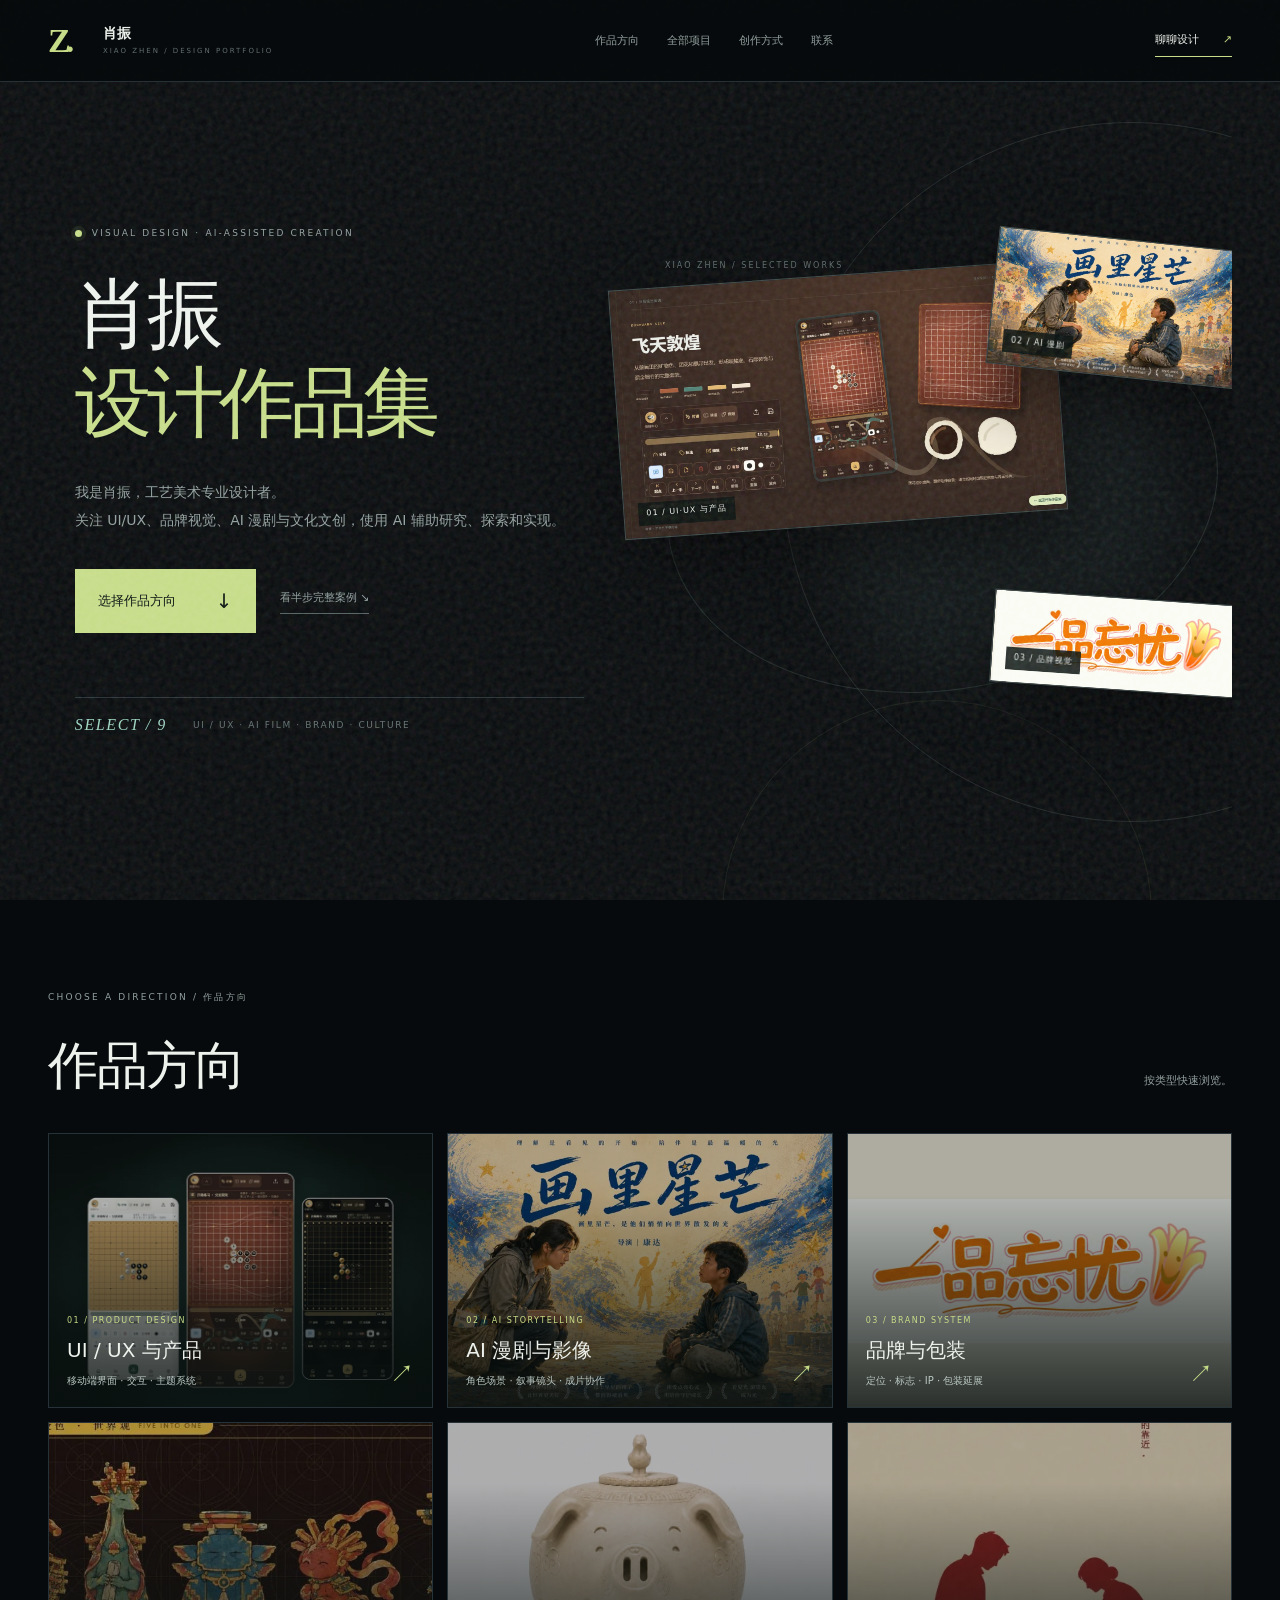
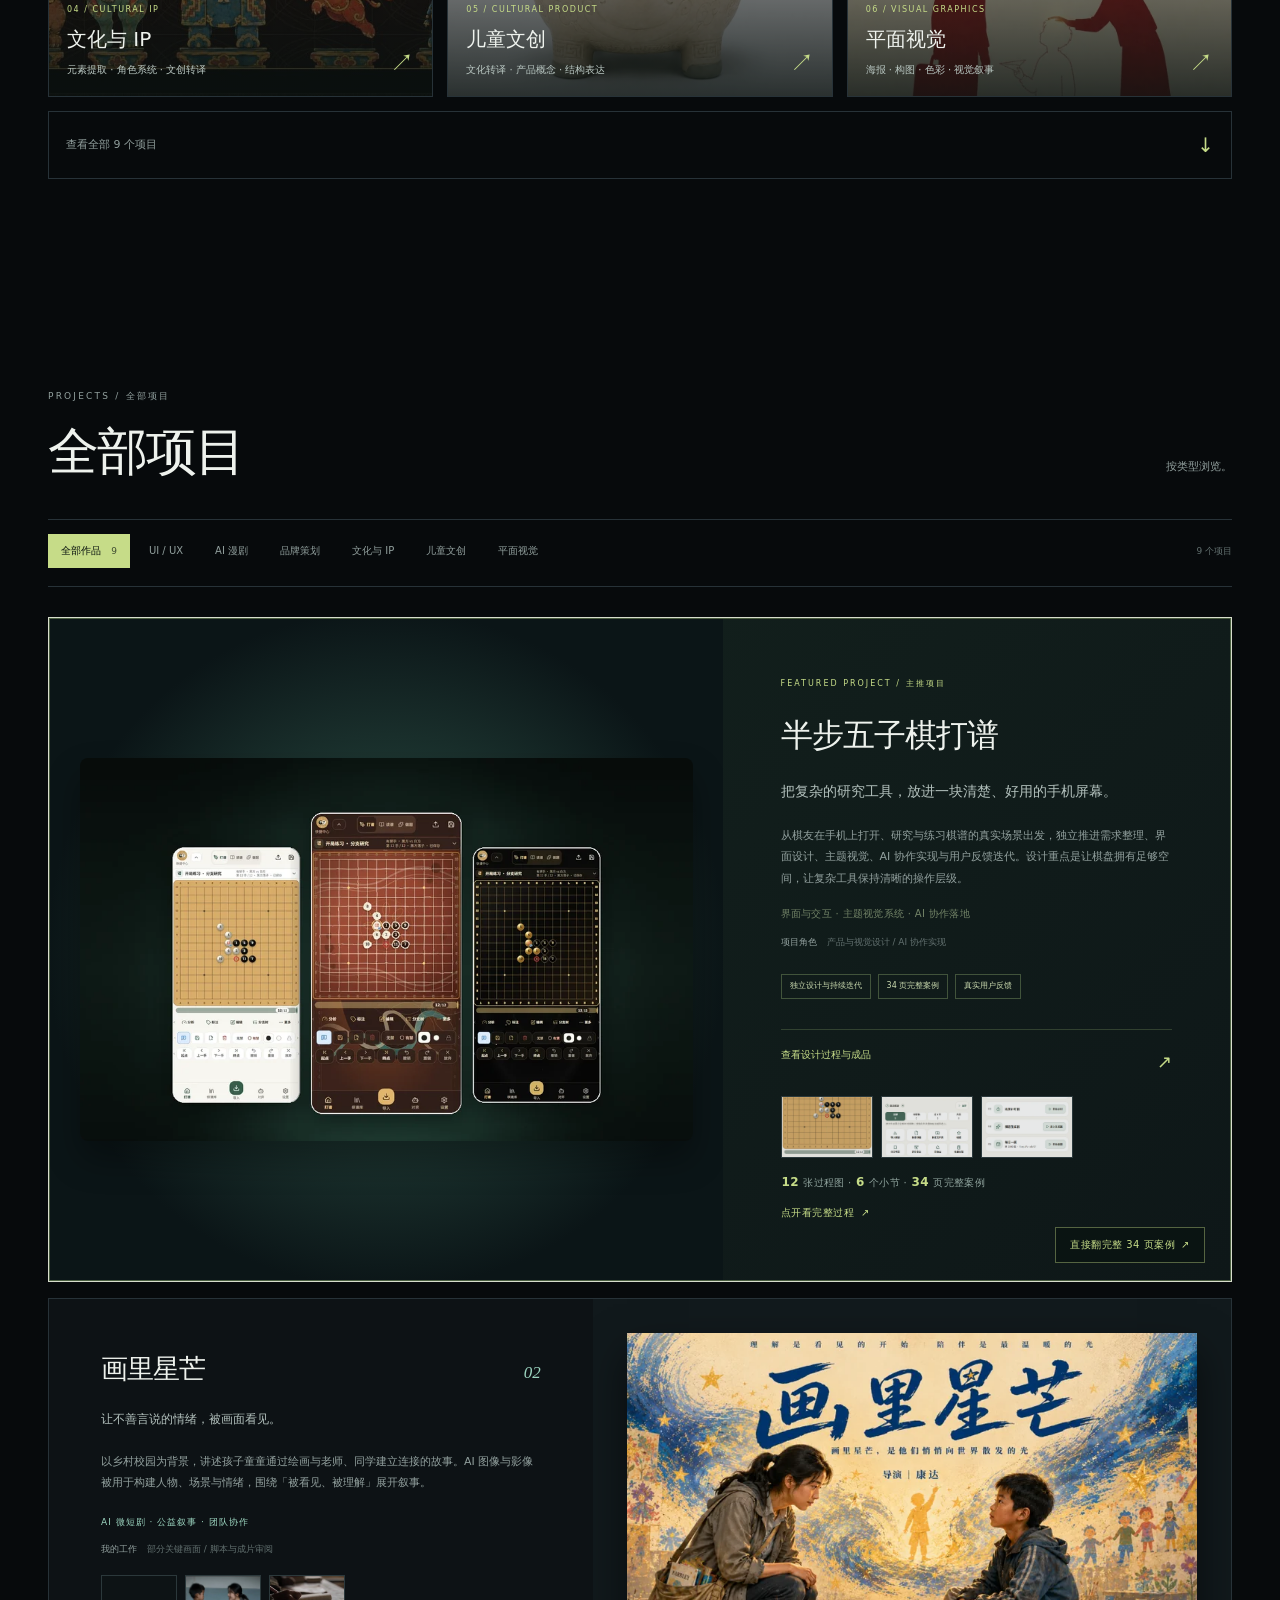
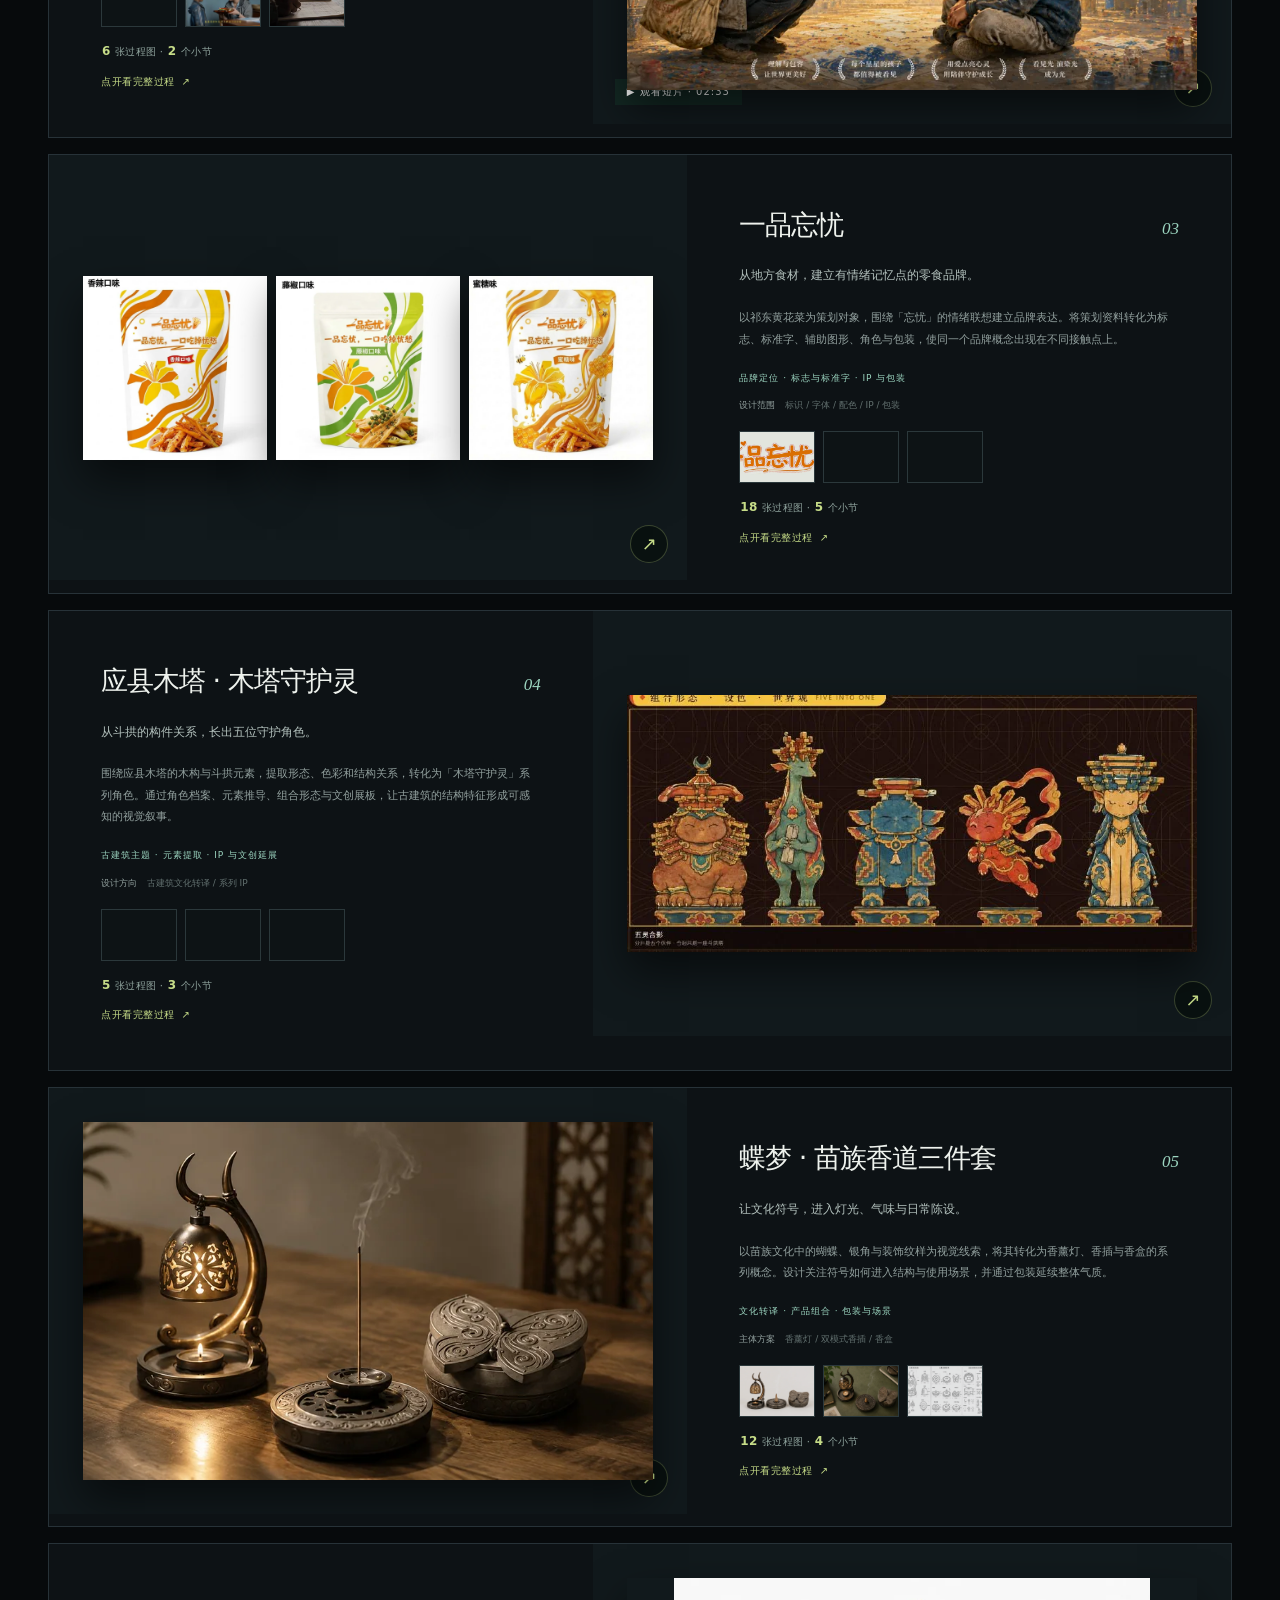
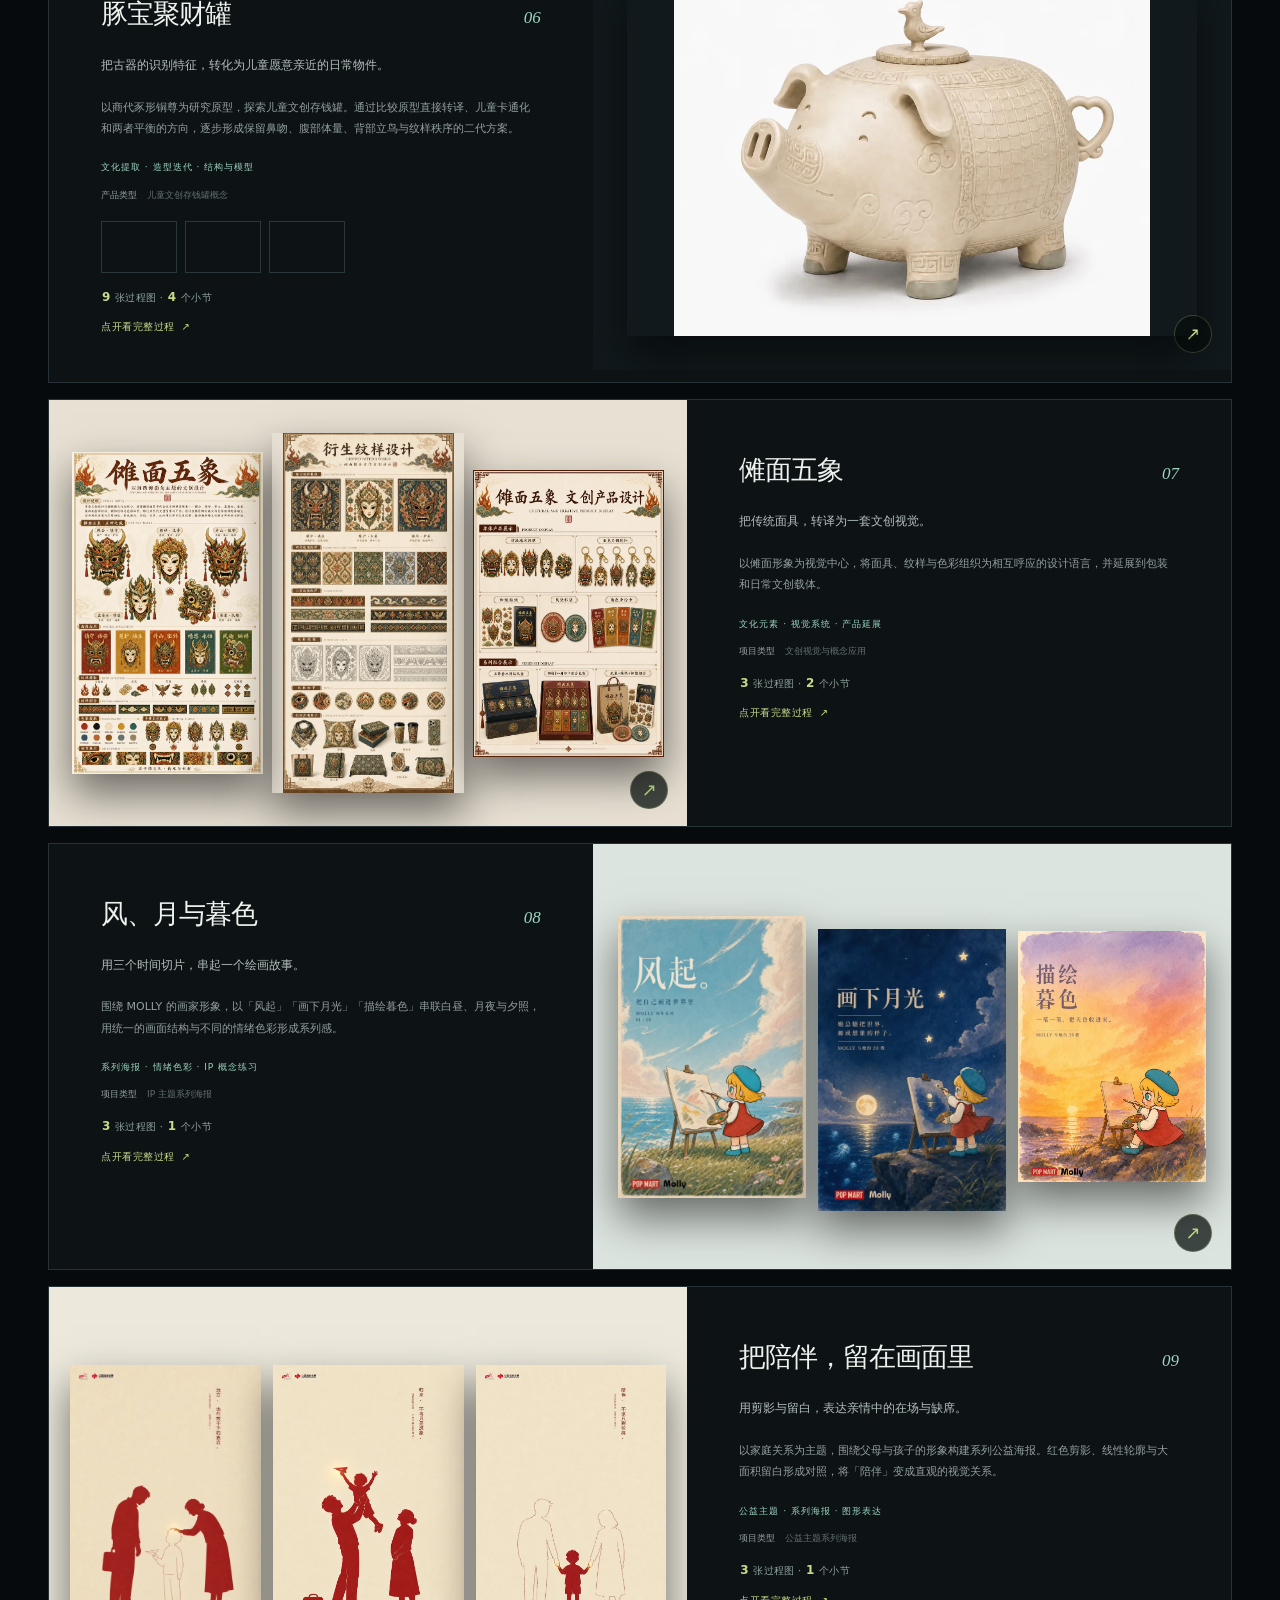
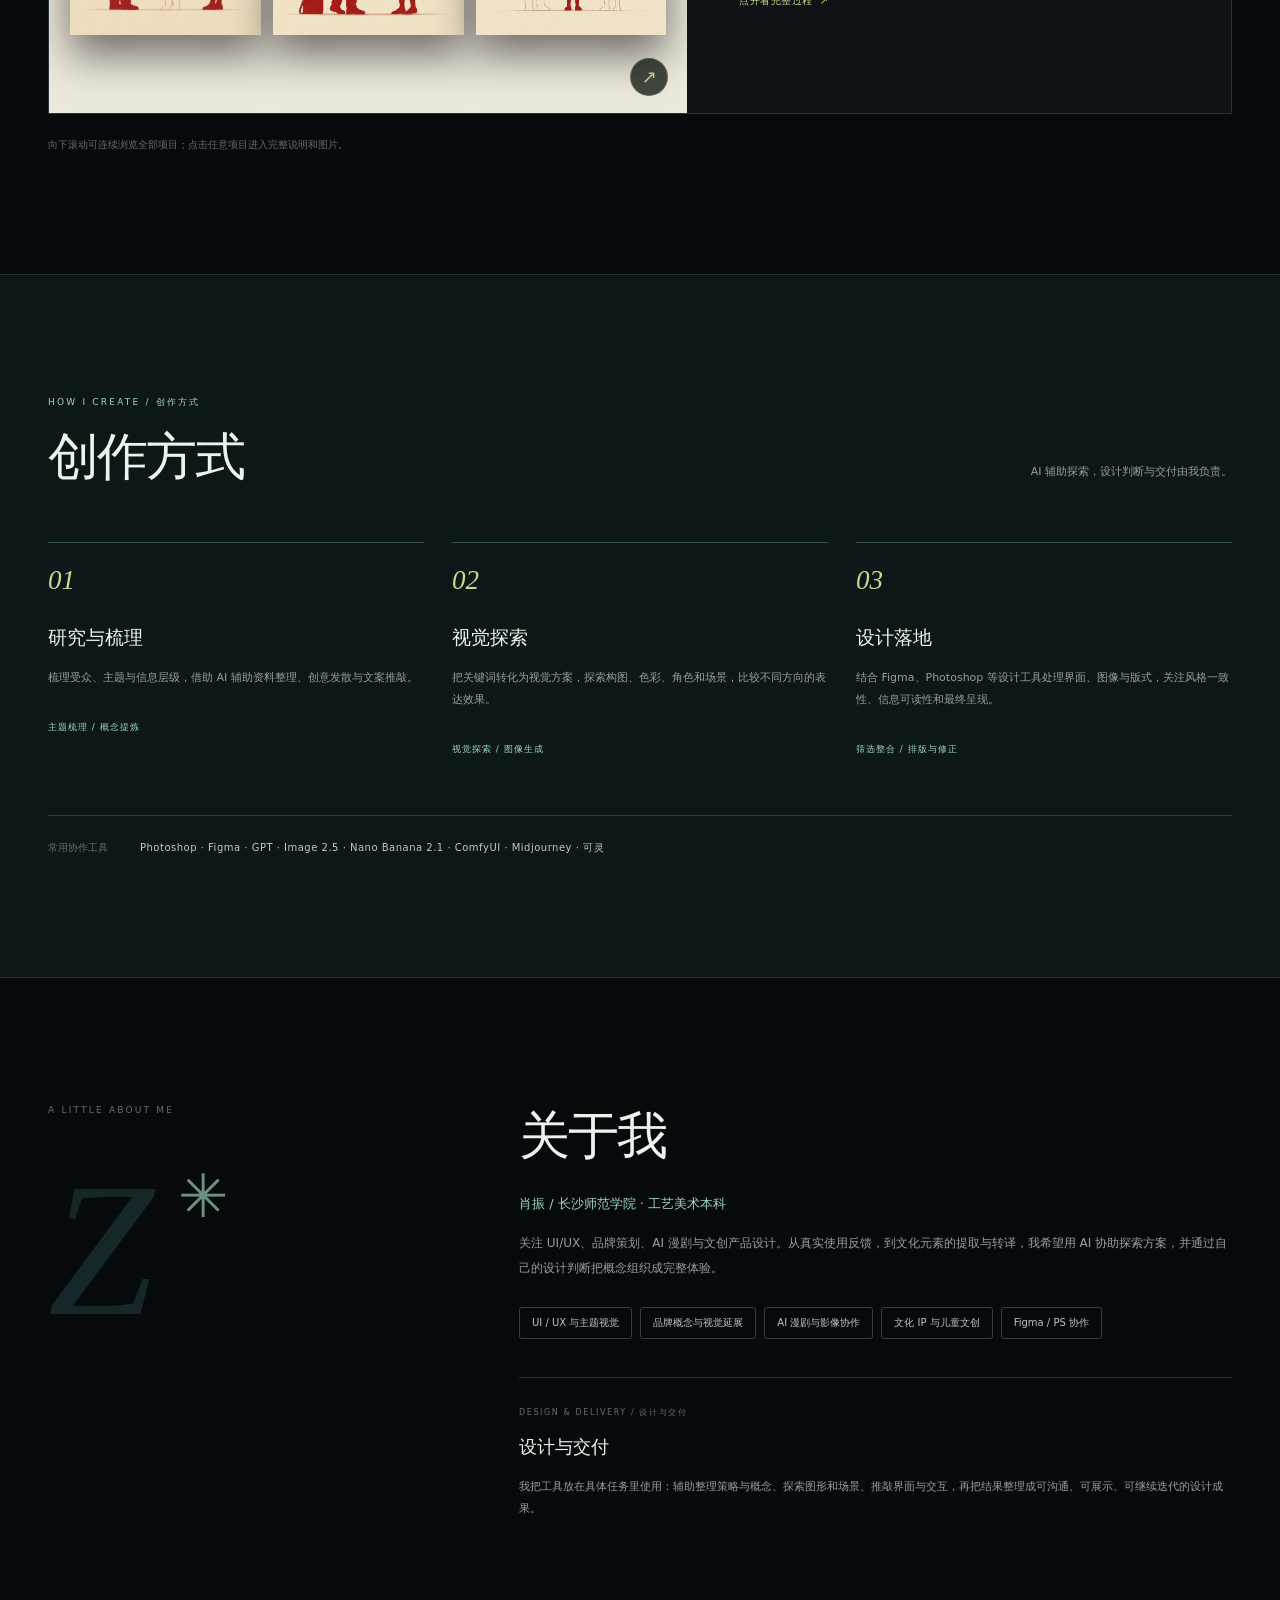
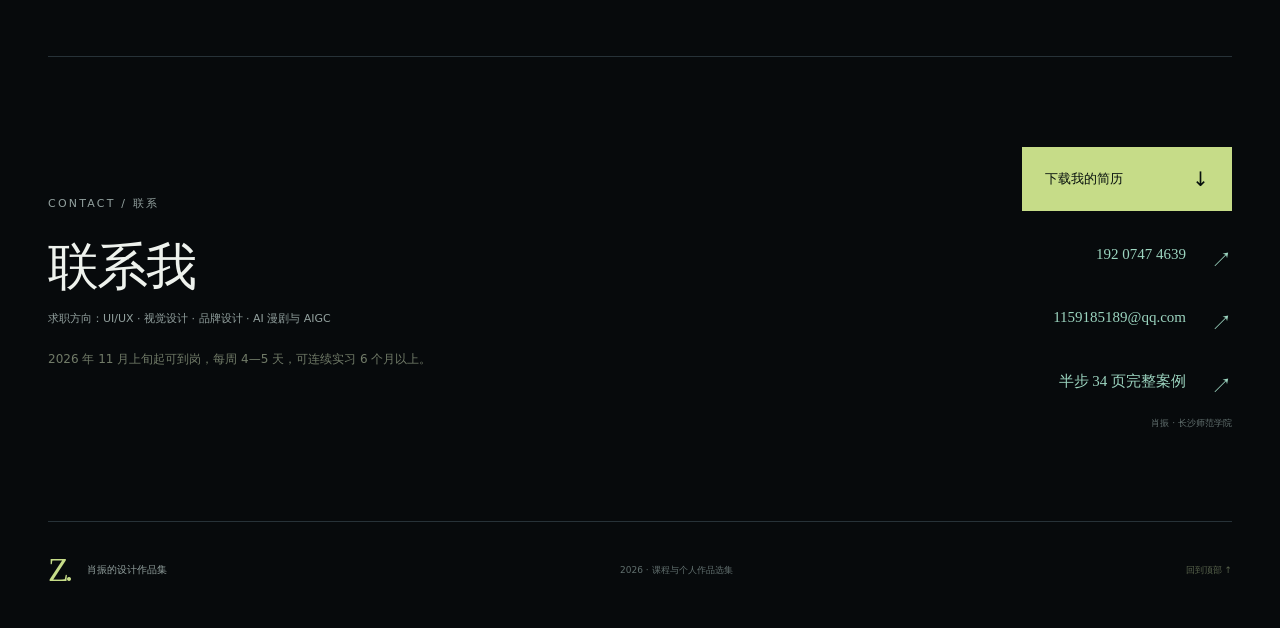
<file: portfolio/index.html>
<!doctype html>
<html lang="zh-CN">
<head>
  <meta charset="UTF-8">
  <meta name="viewport" content="width=device-width, initial-scale=1">
  <meta name="theme-color" content="#080b0d">
  <meta name="description" content="肖振的设计作品集：UI/UX、AI 漫剧、品牌视觉、文化 IP 与儿童文创。9 个项目，半步五子棋打谱含 34 页完整案例。">
  <link rel="canonical" href="https://gugujiao953-ship-it.github.io/portfolio/">
  <meta property="og:type" content="website">
  <meta property="og:site_name" content="肖振 · 设计作品集">
  <meta property="og:locale" content="zh_CN">
  <meta property="og:title" content="肖振 · 设计作品集｜UI/UX · 品牌视觉 · AI 漫剧">
  <meta property="og:description" content="工艺美术 2027 届。独立完成移动端产品「半步五子棋打谱」并上线，含 34 页完整设计案例；另有 AI 漫剧、品牌与文创共 9 个项目。">
  <meta property="og:url" content="https://gugujiao953-ship-it.github.io/portfolio/">
  <meta property="og:image" content="https://gugujiao953-ship-it.github.io/portfolio/assets/social-preview.jpg">
  <meta property="og:image:width" content="1200">
  <meta property="og:image:height" content="630">
  <meta property="og:image:alt" content="肖振设计作品集：半步五子棋打谱界面">
  <meta name="twitter:card" content="summary_large_image">
  <meta name="twitter:title" content="肖振 · 设计作品集">
  <meta name="twitter:description" content="UI/UX、品牌视觉与 AI 漫剧，9 个项目含半步 34 页完整案例。">
  <meta name="twitter:image" content="https://gugujiao953-ship-it.github.io/portfolio/assets/social-preview.jpg">
  <title>肖振 · 设计作品集｜UI/UX · 品牌视觉 · AI 漫剧</title>
  <link rel="icon" href="assets/favicon.svg" type="image/svg+xml">
  <link rel="stylesheet" href="style.css">
  <link rel="stylesheet" href="revision.css">
  <link rel="stylesheet" href="immersive.css">
  <script src="media.js" defer></script>
  <script src="projects.js" defer></script>
  <script src="app.js" defer></script>
</head>
<body>
  <a class="skip-link" href="#works">跳至作品</a>
  <div class="site-noise" aria-hidden="true"></div>
  <header class="site-header">
    <a class="wordmark" href="#home" aria-label="肖振作品集首页"><span class="mark" aria-hidden="true">Z.</span><span>肖振<span class="wordmark-en">XIAO ZHEN / DESIGN PORTFOLIO</span></span></a>
    <nav aria-label="主导航"><a href="#categories">作品方向</a><a href="#works">全部项目</a><a href="#approach">创作方式</a><a href="#contact">联系</a></nav>
    <a class="header-contact" href="#contact">聊聊设计 <span aria-hidden="true">↗</span></a>
  </header>

  <main id="home">
    <section class="immersive-hero" aria-labelledby="hero-title">
      <div class="hero-orbit orbit-one" aria-hidden="true"></div><div class="hero-orbit orbit-two" aria-hidden="true"></div>
      <div class="hero-copy">
        <p class="eyebrow"><span class="status-dot"></span>VISUAL DESIGN · AI-ASSISTED CREATION</p>
        <h1 id="hero-title">肖振<br><em>设计作品集</em></h1>
        <p class="hero-intro">我是肖振，工艺美术专业设计者。<br>关注 UI/UX、品牌视觉、AI 漫剧与文化文创，使用 AI 辅助研究、探索和实现。</p>
        <div class="hero-actions"><a class="button primary" href="#categories">选择作品方向 <span aria-hidden="true">↓</span></a><a class="hero-secondary" href="#project/banbu">看半步完整案例 <span aria-hidden="true">↘</span></a></div>
        <div class="hero-index"><span>SELECT / 9</span><span>UI / UX · AI FILM · BRAND · CULTURE</span></div>
      </div>
      <div class="hero-stage" aria-label="作品类型预览">
        <div class="hero-stage-label">XIAO ZHEN / SELECTED WORKS <span>2026</span></div>
        <div class="hero-stage-main"><img src="assets/banbu-page-11.webp" alt="半步五子棋打谱：飞天敦煌主题套装与棋盘" fetchpriority="high"><span class="stage-tag">01 / UI·UX 与产品</span></div>
        <div class="hero-stage-side"><img src="assets/a026.webp" alt="画里星芒 AI 漫剧关键画面"><span>02 / AI 漫剧</span></div>
        <div class="hero-stage-bottom"><img src="assets/yipin-logo.webp" alt="一品忘忧品牌 Logo"><span>03 / 品牌视觉</span></div>
      </div>
    </section>

    <section class="category-portal wrap" id="categories" aria-labelledby="categories-title">
      <div class="portal-heading"><div><p class="eyebrow">CHOOSE A DIRECTION / 作品方向</p><h2 id="categories-title">作品方向</h2></div><p>按类型快速浏览。</p></div>
      <div class="category-grid">
        <button class="category-card category-digital" data-filter="digital" aria-label="浏览 UI/UX 与产品设计作品"><span class="category-image"><img src="assets/banbu-cover-design-sm.webp" alt="半步五子棋打谱：三套主题界面"></span><span class="category-copy"><span class="category-kicker">01 / PRODUCT DESIGN</span><strong>UI / UX 与产品</strong><small>移动端界面 · 交互 · 主题系统</small><i aria-hidden="true">↗</i></span></button>
        <button class="category-card category-media" data-filter="media" aria-label="浏览 AI 漫剧与影像作品"><span class="category-image"><img src="assets/a026-sm.webp" alt="AI 漫剧画里星芒关键画面"></span><span class="category-copy"><span class="category-kicker">02 / AI STORYTELLING</span><strong>AI 漫剧与影像</strong><small>角色场景 · 叙事镜头 · 成片协作</small><i aria-hidden="true">↗</i></span></button>
        <button class="category-card category-brand" data-filter="brand" aria-label="浏览品牌视觉与包装作品"><span class="category-image"><img src="assets/yipin-logo-sm.webp" alt="一品忘忧品牌 Logo"></span><span class="category-copy"><span class="category-kicker">03 / BRAND SYSTEM</span><strong>品牌与包装</strong><small>定位 · 标志 · IP · 包装延展</small><i aria-hidden="true">↗</i></span></button>
        <button class="category-card category-culture" data-filter="culture" aria-label="浏览文化 IP 作品"><span class="category-image"><img src="assets/yingxian-cover-sm.webp" alt="应县木塔守护灵文化 IP"></span><span class="category-copy"><span class="category-kicker">04 / CULTURAL IP</span><strong>文化与 IP</strong><small>元素提取 · 角色系统 · 文创转译</small><i aria-hidden="true">↗</i></span></button>
        <button class="category-card category-children" data-filter="children" aria-label="浏览儿童文创作品"><span class="category-image"><img src="assets/n174-sm.webp" alt="豚宝聚财罐儿童文创设计"></span><span class="category-copy"><span class="category-kicker">05 / CULTURAL PRODUCT</span><strong>儿童文创</strong><small>文化转译 · 产品概念 · 结构表达</small><i aria-hidden="true">↗</i></span></button>
        <button class="category-card category-graphic" data-filter="graphic" aria-label="浏览平面视觉作品"><span class="category-image"><img src="assets/r02-sm.webp" alt="平面视觉系列海报"></span><span class="category-copy"><span class="category-kicker">06 / VISUAL GRAPHICS</span><strong>平面视觉</strong><small>海报 · 构图 · 色彩 · 视觉叙事</small><i aria-hidden="true">↗</i></span></button>
      </div>
      <button class="portal-all" data-filter="all">查看全部 9 个项目 <span aria-hidden="true">↓</span></button>
    </section>

    <section class="works wrap" id="works" aria-labelledby="works-title">
      <div class="section-heading"><div><p class="eyebrow">PROJECTS / 全部项目</p><h2 id="works-title">全部项目</h2></div><p>按类型浏览。</p></div>
      <div class="filter-row"><div class="filters" role="group" aria-label="作品分类"><button class="filter active" data-filter="all" aria-pressed="true">全部作品 <small>9</small></button><button class="filter" data-filter="digital" aria-pressed="false">UI / UX</button><button class="filter" data-filter="media" aria-pressed="false">AI 漫剧</button><button class="filter" data-filter="brand" aria-pressed="false">品牌策划</button><button class="filter" data-filter="culture" aria-pressed="false">文化与 IP</button><button class="filter" data-filter="children" aria-pressed="false">儿童文创</button><button class="filter" data-filter="graphic" aria-pressed="false">平面视觉</button></div><span class="result-count" aria-live="polite">9 个项目</span></div>
      <div class="project-grid" id="project-grid"></div>
      <noscript><p>请启用 JavaScript 以浏览项目分类和作品详情。作品图片保存在本页面同目录的 assets 文件夹。</p></noscript>
      <p class="gallery-footnote">向下滚动可连续浏览全部项目；点击任意项目进入完整说明和图片。</p>
    </section>

    <section class="approach" id="approach" aria-labelledby="approach-title"><div class="wrap">
      <div class="section-heading"><div><p class="eyebrow">HOW I CREATE / 创作方式</p><h2 id="approach-title">创作方式</h2></div><p>AI 辅助探索，设计判断与交付由我负责。</p></div>
      <div class="process-grid"><article><span class="step-number">01</span><h3>研究与梳理</h3><p>梳理受众、主题与信息层级，借助 AI 辅助资料整理、创意发散与文案推敲。</p><span>主题梳理 / 概念提炼</span></article><article><span class="step-number">02</span><h3>视觉探索</h3><p>把关键词转化为视觉方案，探索构图、色彩、角色和场景，比较不同方向的表达效果。</p><span>视觉探索 / 图像生成</span></article><article><span class="step-number">03</span><h3>设计落地</h3><p>结合 Figma、Photoshop 等设计工具处理界面、图像与版式，关注风格一致性、信息可读性和最终呈现。</p><span>筛选整合 / 排版与修正</span></article></div>
      <div class="tools-line"><span>常用协作工具</span><p>Photoshop · Figma · GPT · Image 2.5 · Nano Banana 2.1 · ComfyUI · Midjourney · 可灵</p></div>
    </div></section>

    <section class="about wrap" id="about" aria-labelledby="about-title"><div class="about-label"><p class="eyebrow">A LITTLE ABOUT ME</p><span class="big-z" aria-hidden="true">Z<span>✳</span></span></div><div class="about-main"><h2 id="about-title">关于我</h2><p class="about-lead">肖振 / 长沙师范学院 · 工艺美术本科</p><p>关注 UI/UX、品牌策划、AI 漫剧与文创产品设计。从真实使用反馈，到文化元素的提取与转译，我希望用 AI 协助探索方案，并通过自己的设计判断把概念组织成完整体验。</p><div class="ability-tags"><span>UI / UX 与主题视觉</span><span>品牌概念与视觉延展</span><span>AI 漫剧与影像协作</span><span>文化 IP 与儿童文创</span><span>Figma / PS 协作</span></div><aside class="side-project"><span class="eyebrow">DESIGN & DELIVERY / 设计与交付</span><h3>设计与交付</h3><p>我把工具放在具体任务里使用：辅助整理策略与概念、探索图形和场景、推敲界面与交互，再把结果整理成可沟通、可展示、可继续迭代的设计成果。</p></aside></div></section>
    <section class="contact wrap" id="contact" aria-labelledby="contact-title"><div><p class="eyebrow">CONTACT / 联系</p><h2 id="contact-title">联系我</h2><p>求职方向：UI/UX · 视觉设计 · 品牌设计 · AI 漫剧与 AIGC</p><p class="contact-availability">2026 年 11 月上旬起可到岗，每周 4—5 天，可连续实习 6 个月以上。</p></div><div class="contact-actions"><a class="button primary" href="assets/xiaozhen-resume.docx" download="肖振_个人简历.docx">下载我的简历 <span aria-hidden="true">↓</span></a><a class="phone-link" href="tel:19207474639">192 0747 4639 <span aria-hidden="true">↗</span></a><a class="phone-link" href="mailto:1159185189@qq.com">1159185189@qq.com <span aria-hidden="true">↗</span></a><a class="phone-link" href="cases/banbu/" target="_blank" rel="noopener">半步 34 页完整案例 <span aria-hidden="true">↗</span></a><span>肖振 · 长沙师范学院</span></div></section>
  </main>
  <footer class="site-footer wrap"><a class="wordmark" href="#home"><span class="mark">Z.</span><span>肖振的设计作品集</span></a><span>2026 · 课程与个人作品选集</span><a href="#home">回到顶部 ↑</a></footer>
  <dialog id="project-dialog" class="project-dialog" aria-labelledby="detail-title"><div class="dialog-toolbar"><span>PROJECT DETAILS / 作品详情</span><button class="icon-button close-project" aria-label="关闭项目详情">✕</button></div><div id="detail-content"></div></dialog>
  <dialog id="lightbox" class="lightbox" aria-label="作品图片大图"><div class="lightbox-toolbar"><span id="lightbox-caption"></span><button class="icon-button close-lightbox" aria-label="关闭大图">✕</button></div><button class="lightbox-arrow prev" aria-label="上一张图片">←</button><img id="lightbox-image" src="assets/banbu-record.webp" alt=""><button class="lightbox-arrow next" aria-label="下一张图片">→</button><span id="lightbox-counter"></span></dialog>
</body>
</html>
</file>
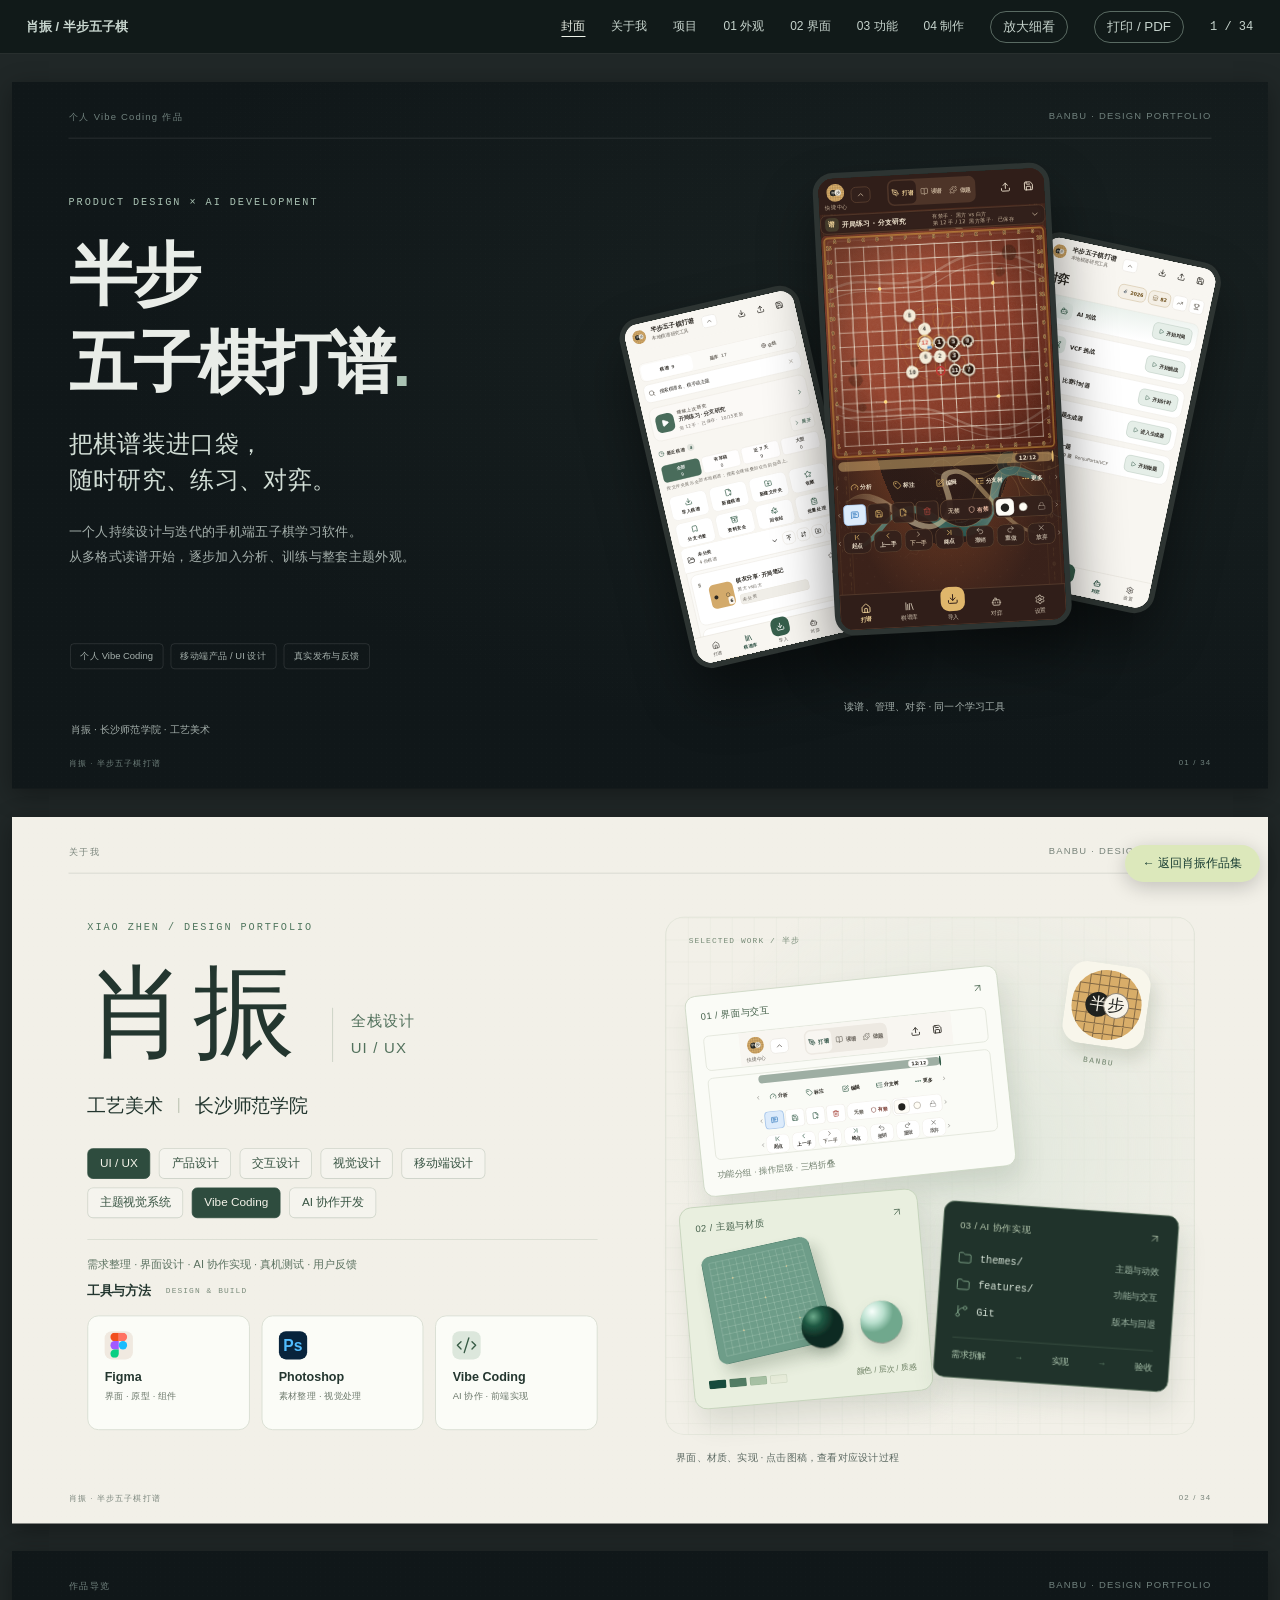
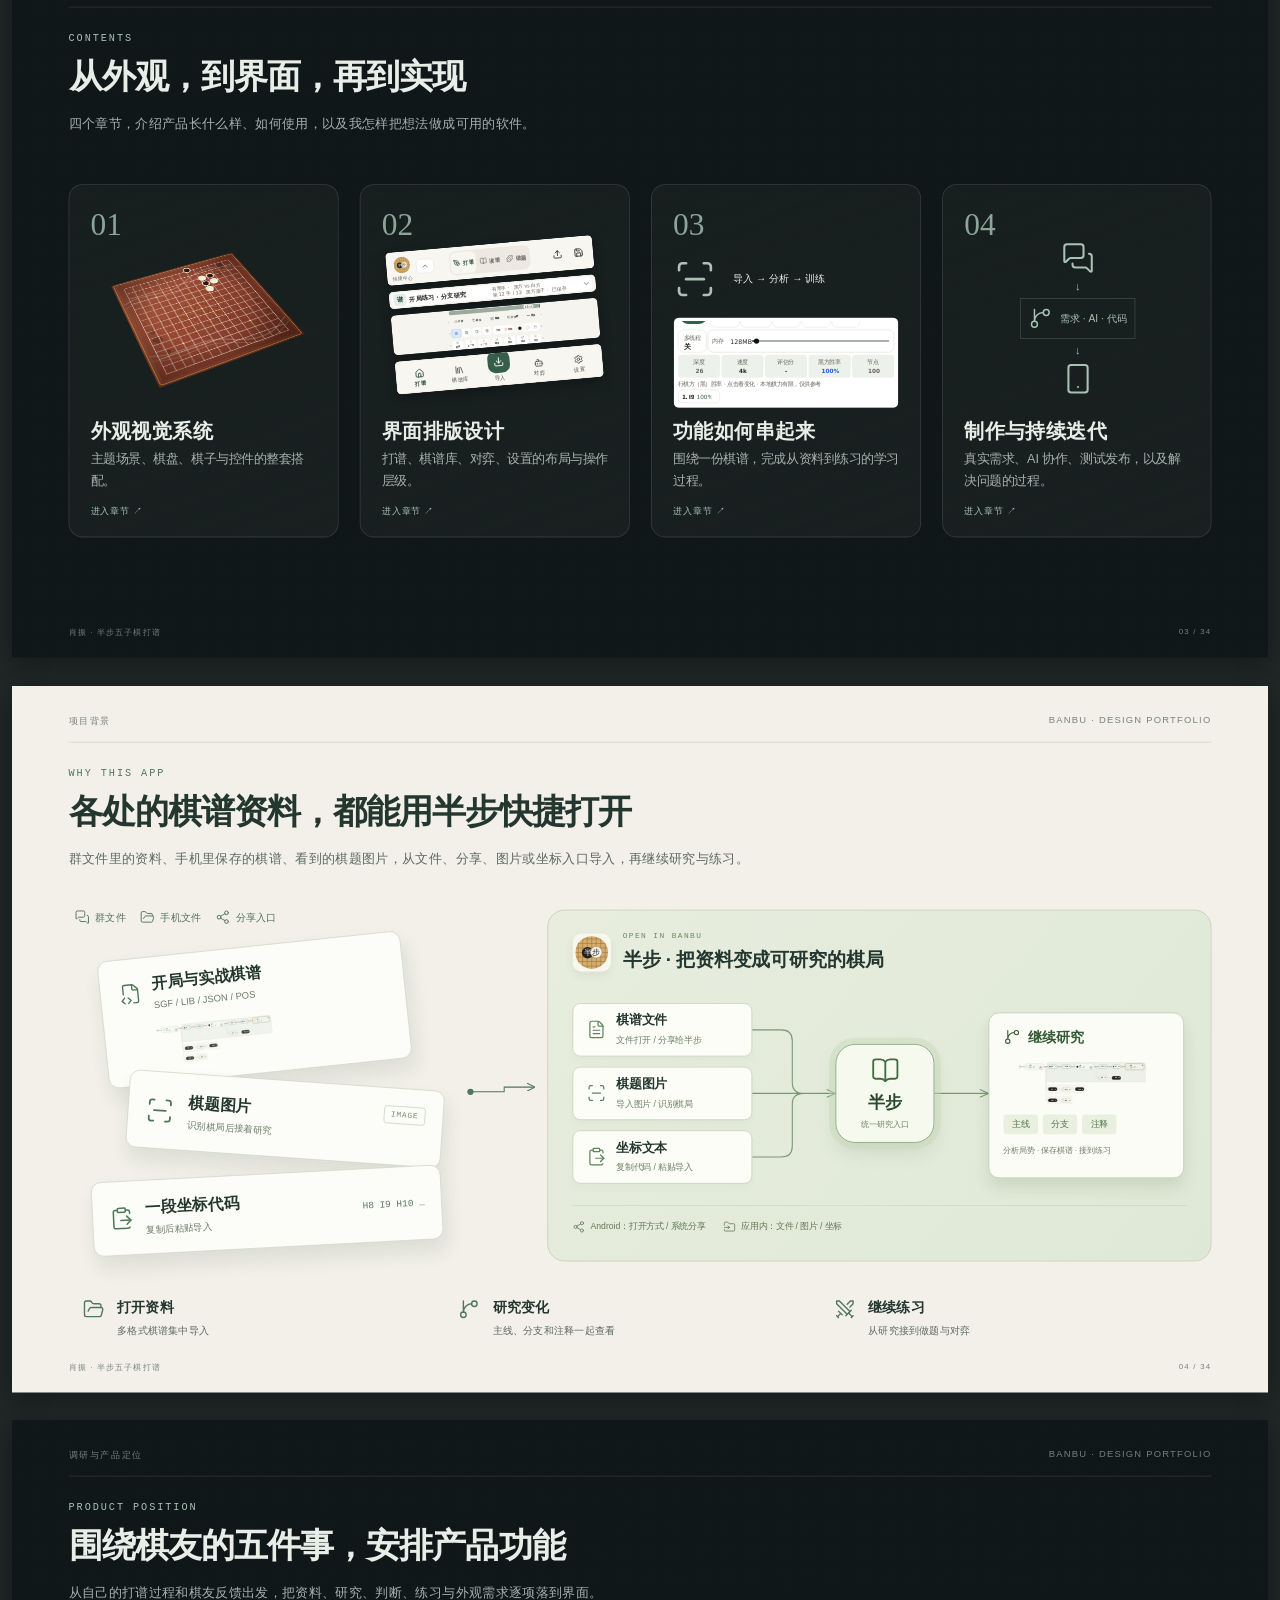
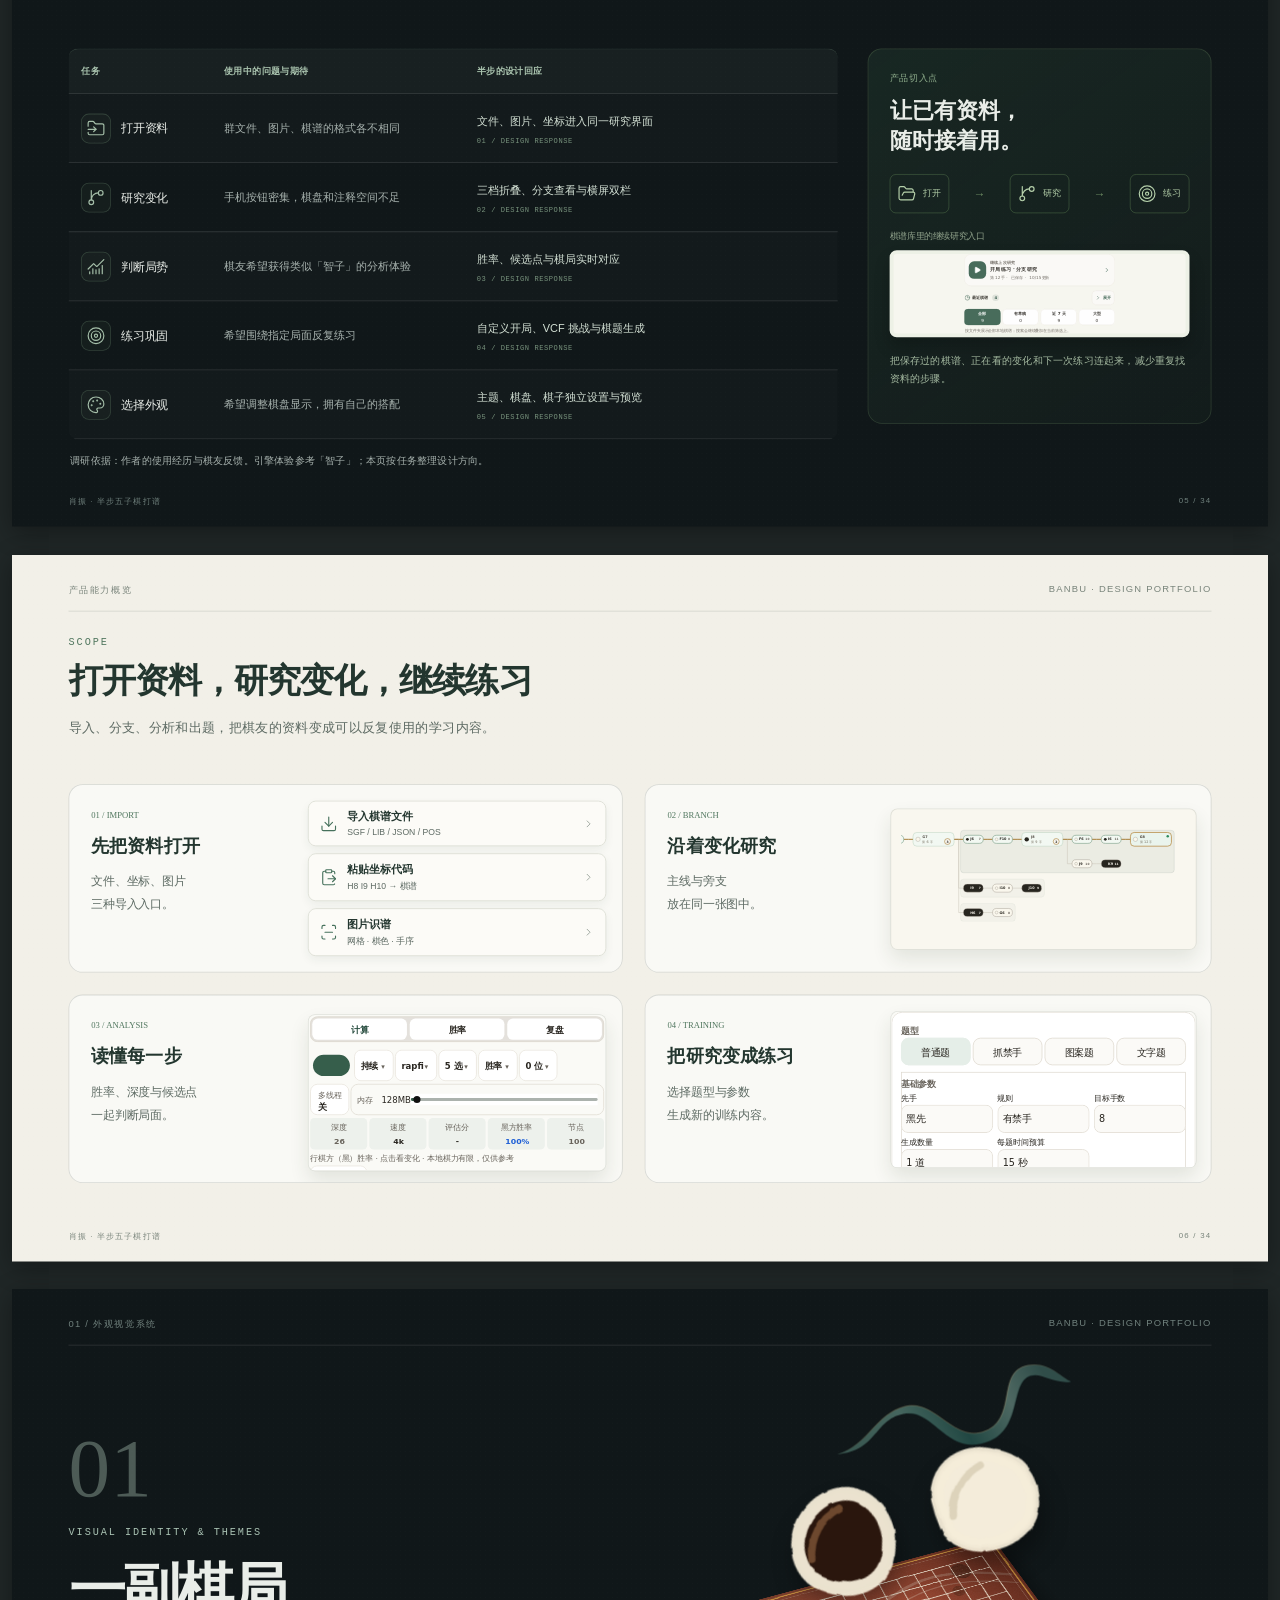
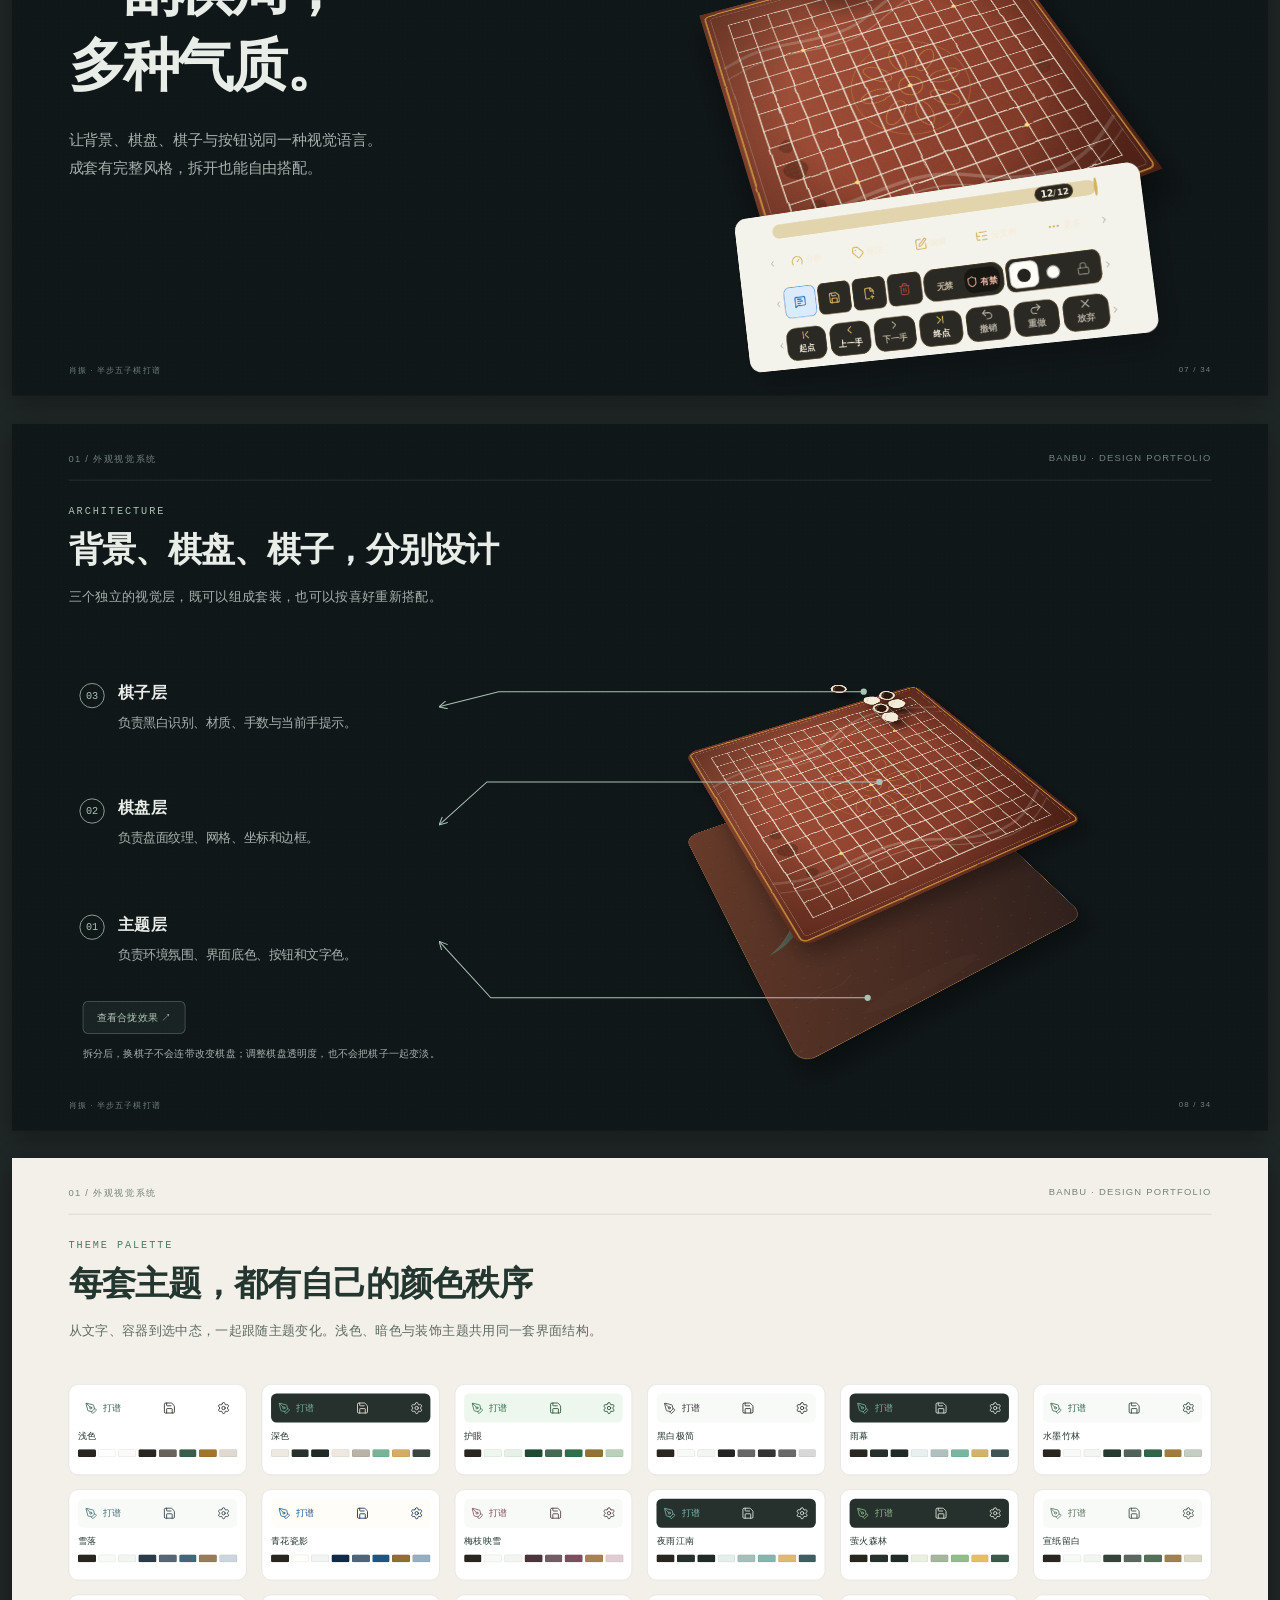
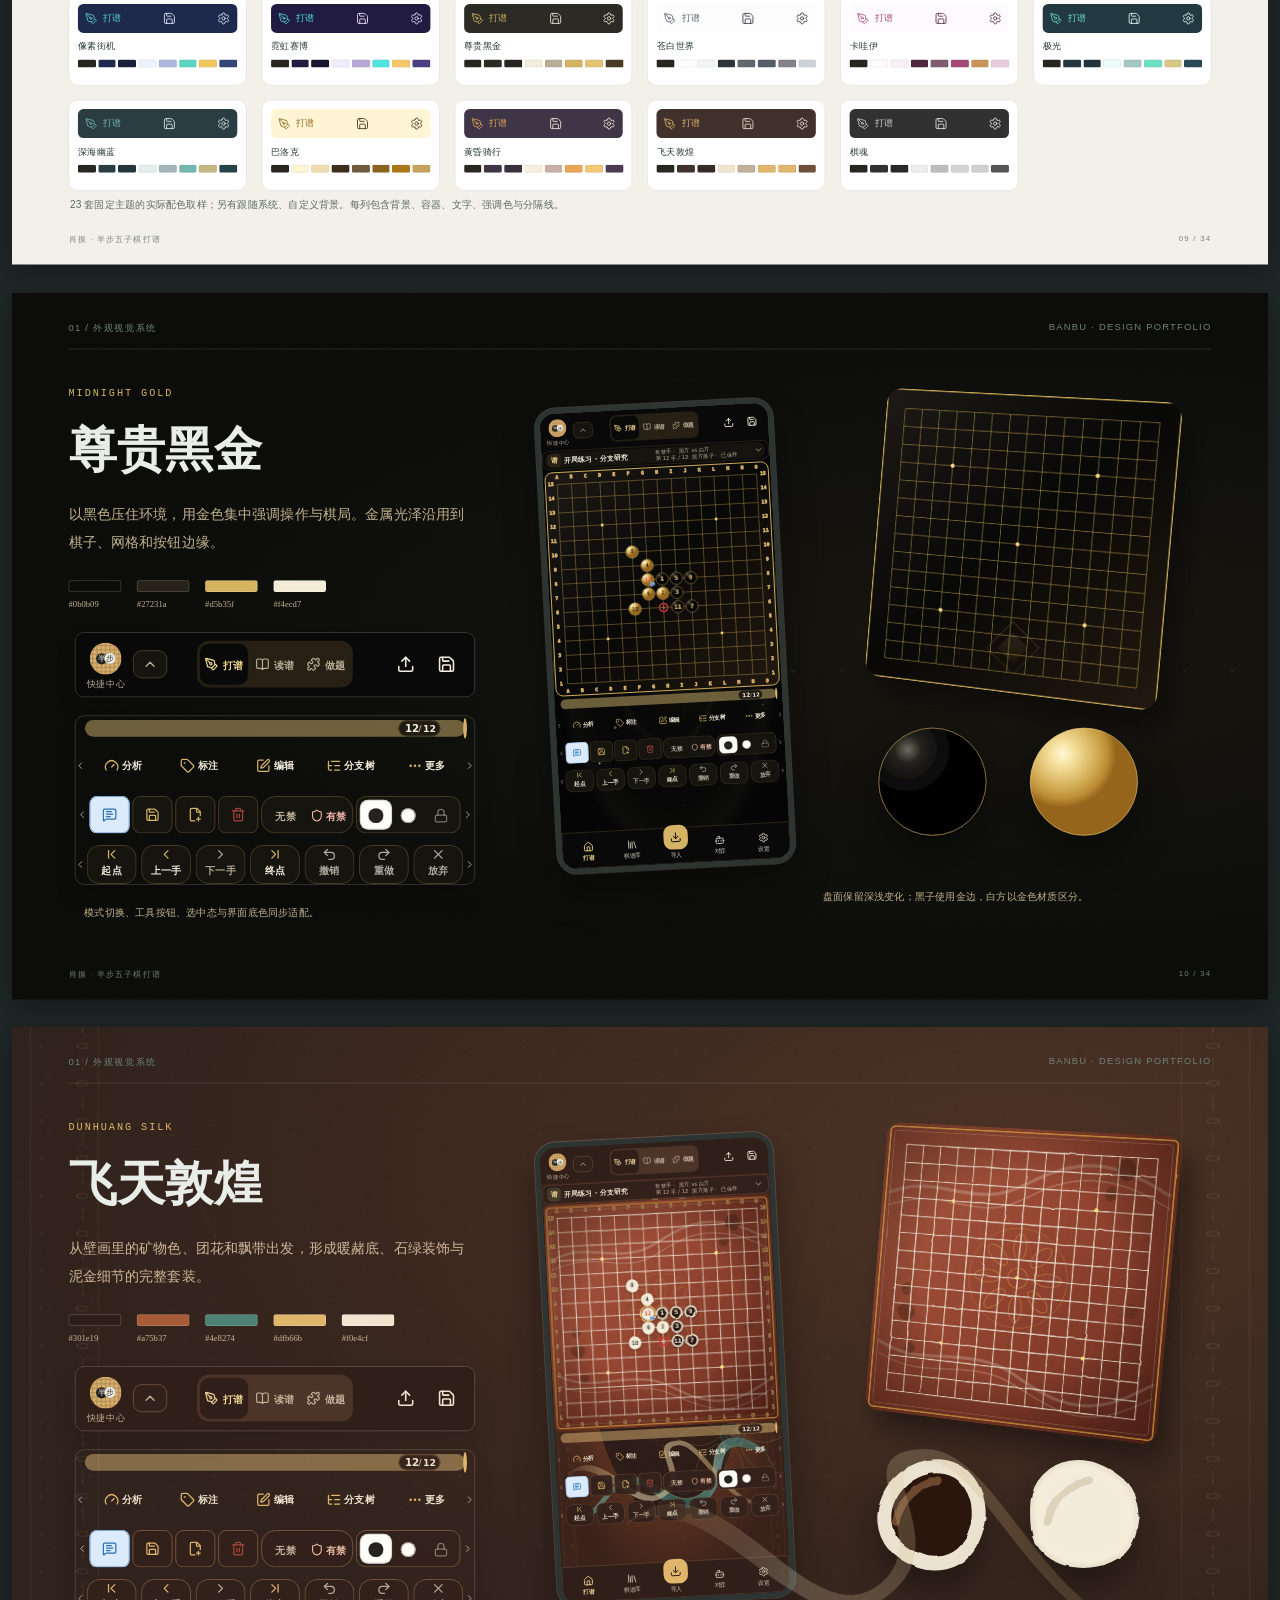
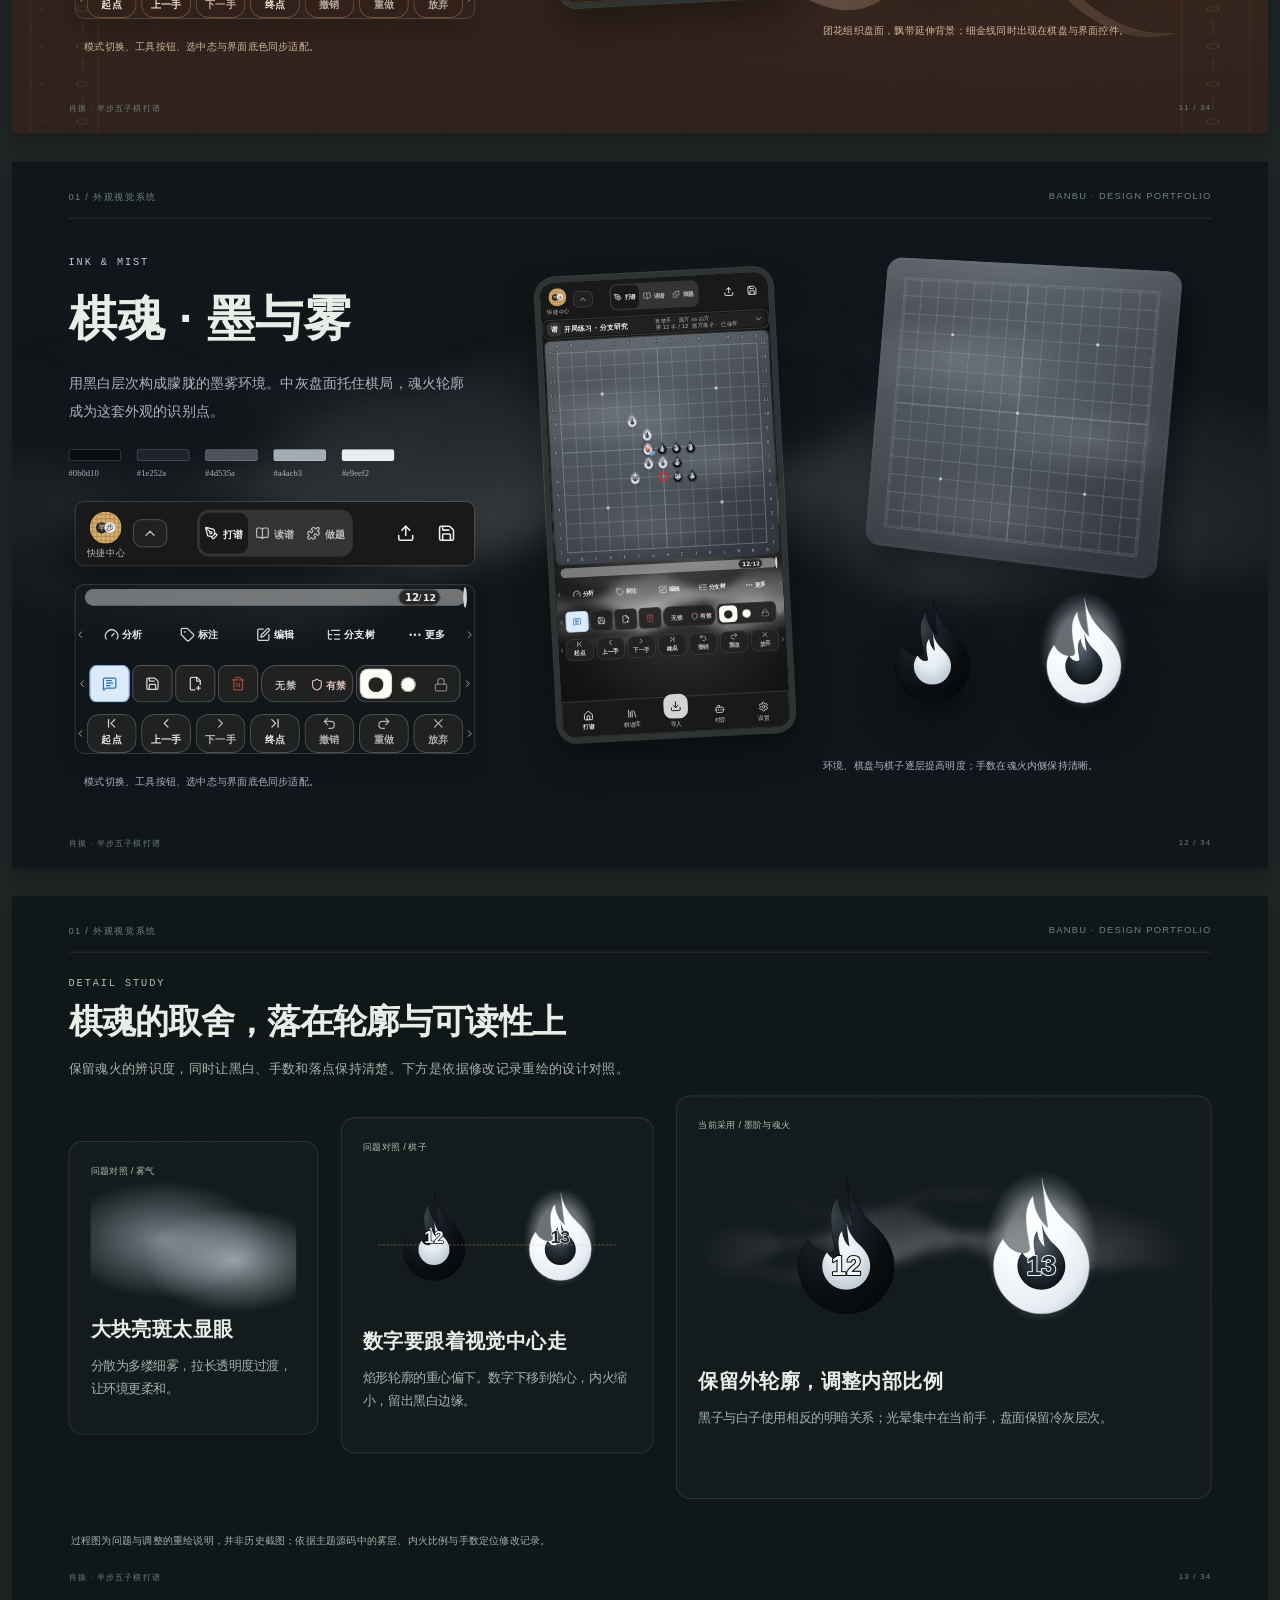
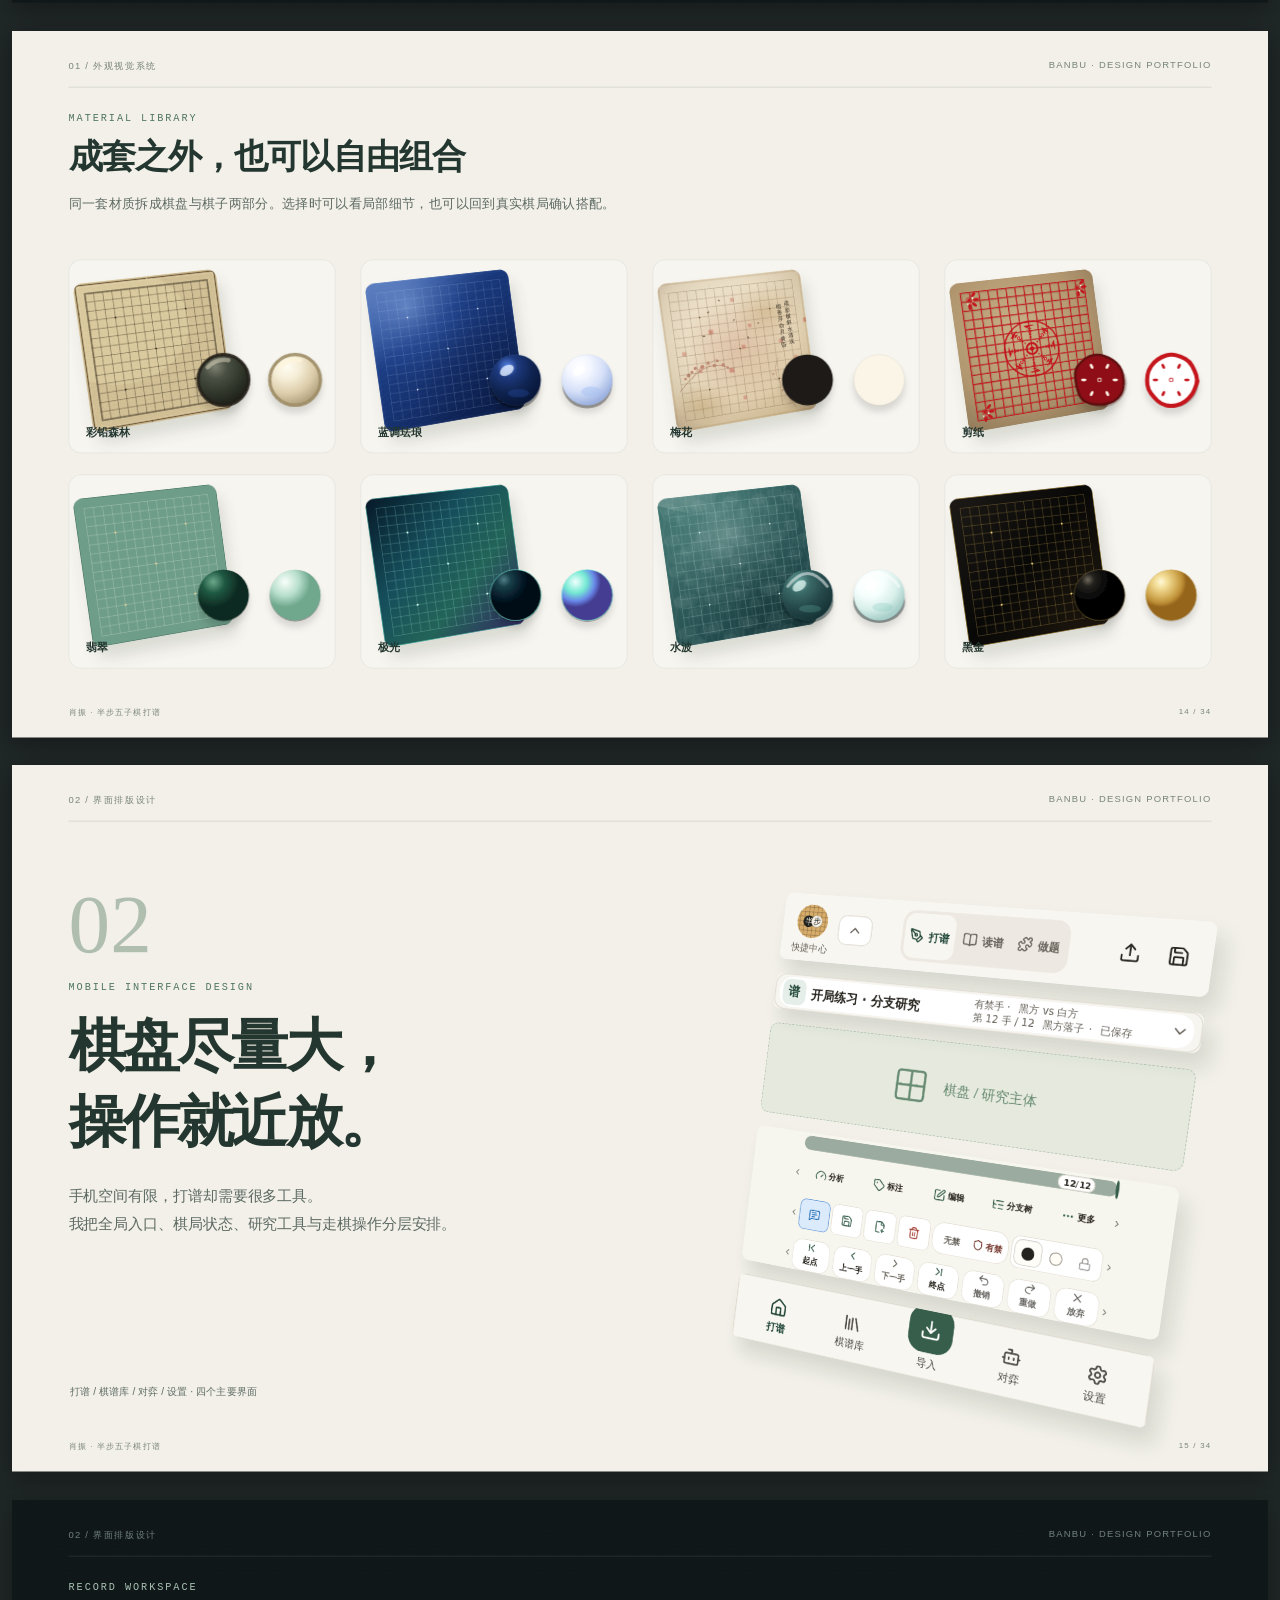
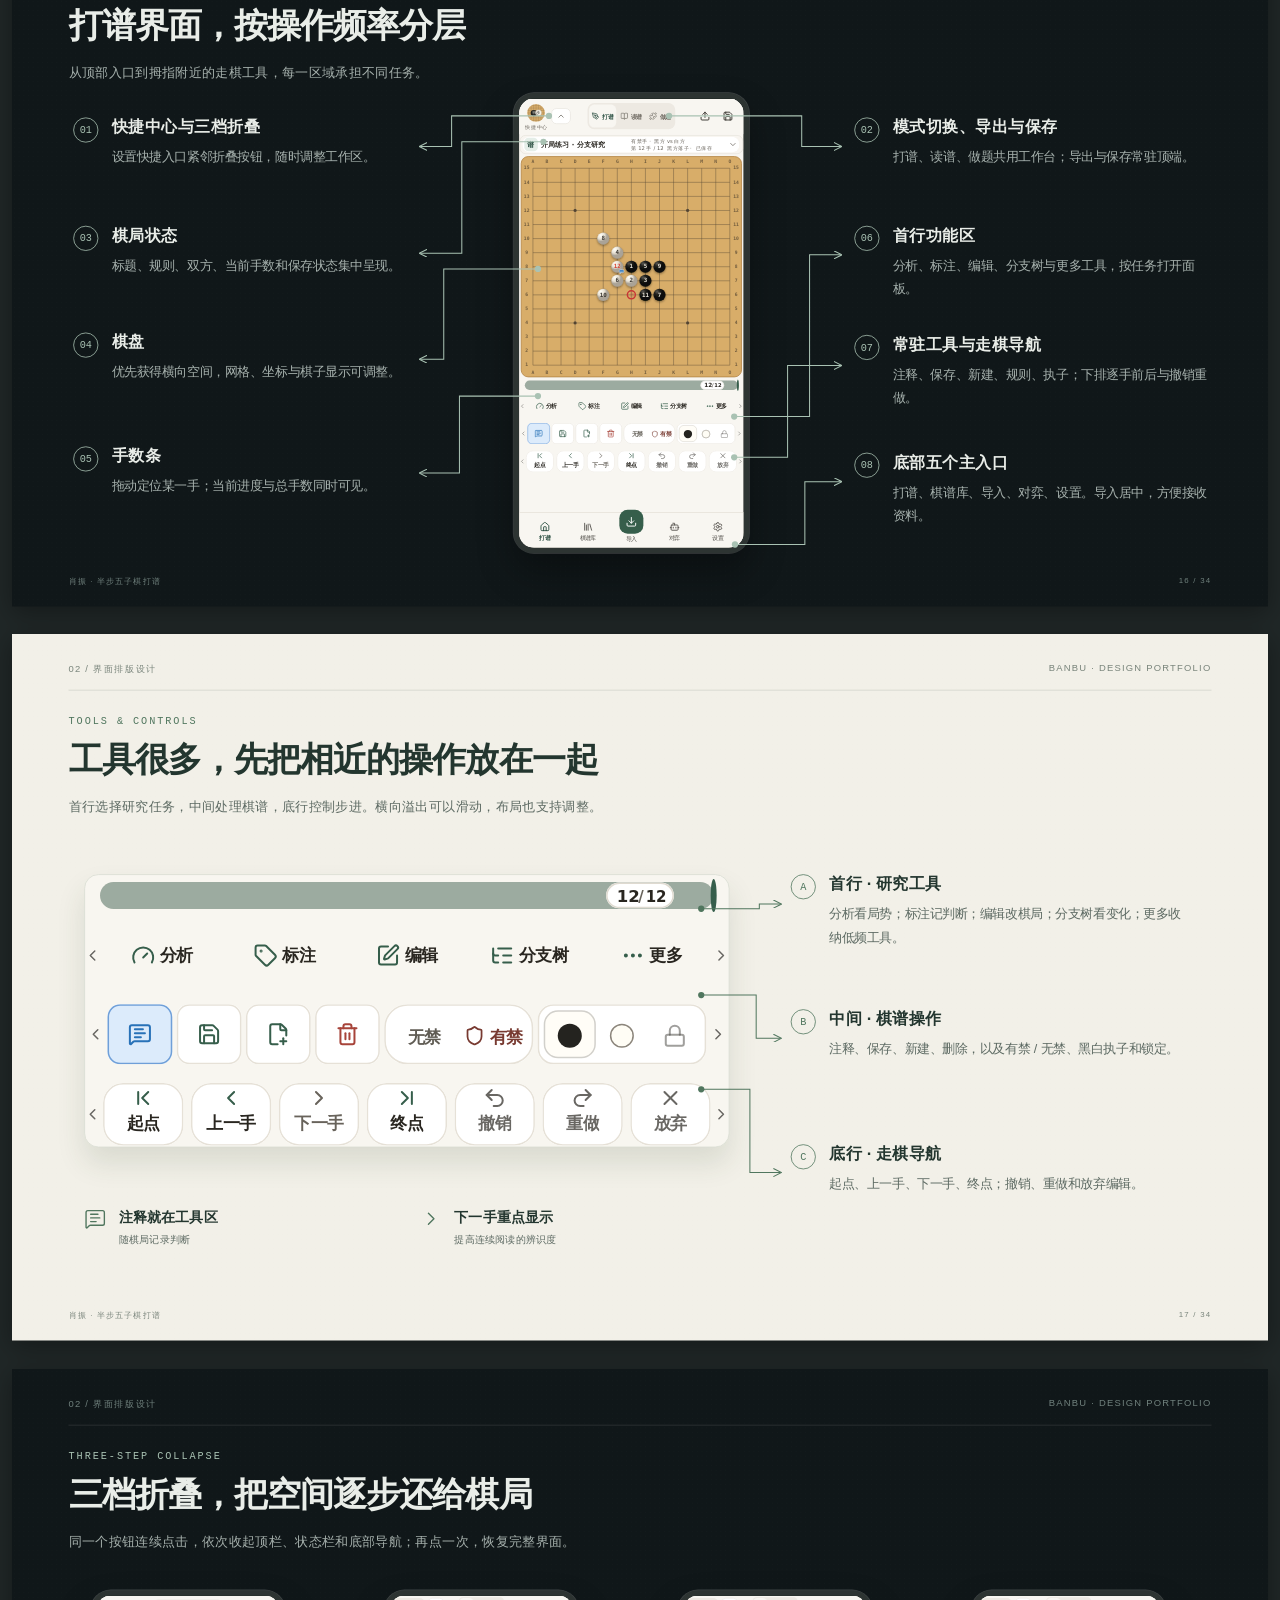
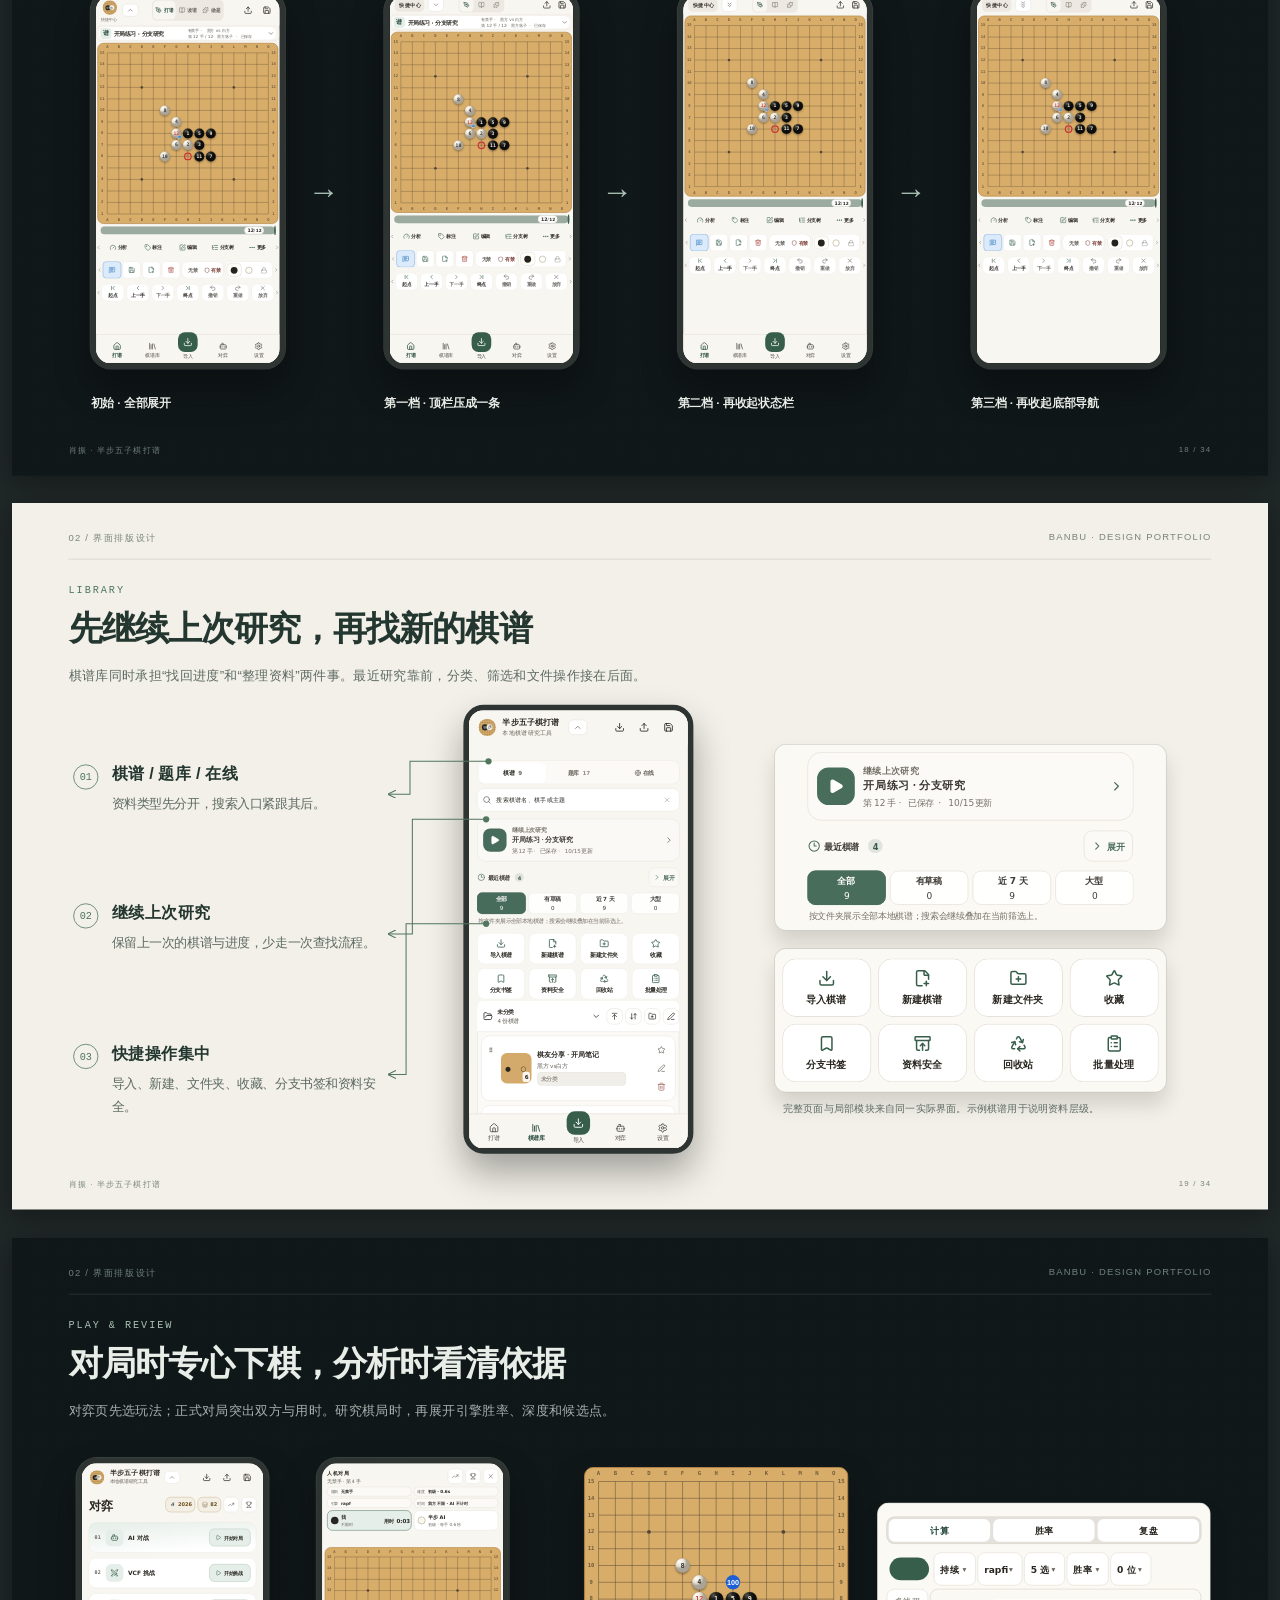
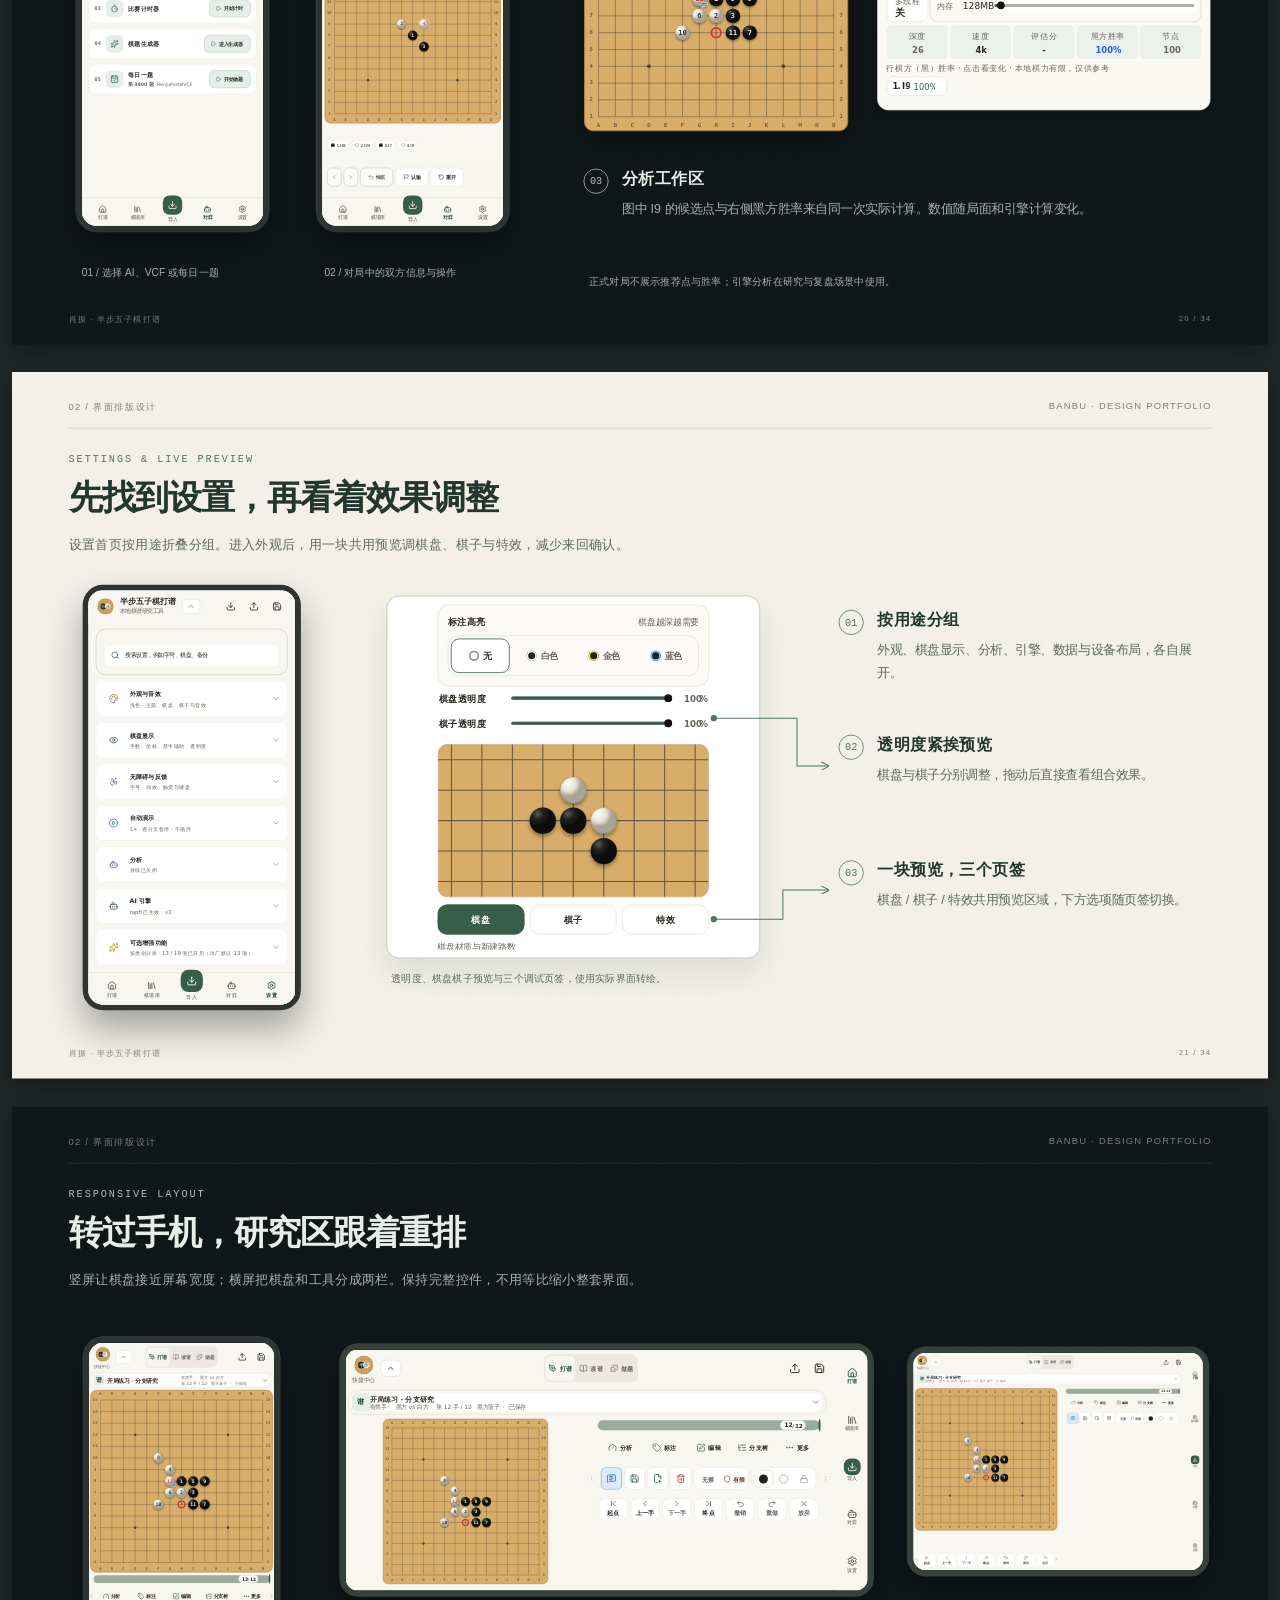
<file: portfolio/cases/banbu/index.html>
<!doctype html><html lang="zh-CN"><head><meta charset="utf-8"><meta name="viewport" content="width=device-width,initial-scale=1"><title>肖振 · 半步五子棋 · 产品与界面设计作品集</title><style>
:root{--ink:#e9ede8;--muted:#a6b1ad;--subtle:#70817d;--accent:#a9c2b3;--line:#ffffff22;--bg:#101719;--paper:#f2f0e8;--font:"Microsoft YaHei","PingFang SC",sans-serif}
*{box-sizing:border-box}html{scroll-behavior:smooth;background:#202727}body{margin:0;font-family:var(--font);-webkit-font-smoothing:antialiased}.reader{position:sticky;top:0;z-index:1000;background:#111a19f2;color:#c6d4cd;height:54px;padding:0 26px;display:flex;align-items:center;gap:26px;font-size:12px;border-bottom:1px solid #ffffff18;backdrop-filter:blur(12px)}.reader strong{margin-right:auto;font-size:13px}.reader a{color:inherit;text-decoration:none}.reader a:hover{color:white}.reader .print{background:none;color:inherit;border:1px solid #596a62;padding:6px 12px;border-radius:20px;cursor:pointer}.deck{display:flex;flex-direction:column;align-items:center;gap:28px;padding:28px 0 70px}.page-slot{position:relative;flex:none;scroll-margin-top:70px}.page{width:1600px;height:900px;position:relative;overflow:hidden;background:var(--bg);color:var(--ink);transform-origin:top left;box-shadow:0 8px 30px #0005}.page.paper{--ink:#23362f;--muted:#5d6a63;--subtle:#79847b;--accent:#50765e;--line:#23362f28;background:var(--paper)}.page:before{content:"";position:absolute;inset:0;pointer-events:none;background-image:radial-gradient(#b2c5b522 .6px,transparent .6px);background-size:6px 6px;opacity:.16}.phead{position:absolute;top:36px;left:72px;right:72px;font-size:12px;letter-spacing:.13em;color:var(--subtle);display:flex;justify-content:space-between;border-bottom:1px solid var(--line);padding-bottom:18px}.pfoot{position:absolute;bottom:25px;left:72px;right:72px;display:flex;justify-content:space-between;font-size:10px;letter-spacing:.16em;color:var(--subtle)}.at{position:absolute}h1,h2,h3,p{margin:0}h1{font-size:79px;line-height:1.3;letter-spacing:-.04em;font-weight:600}h2{font-size:42px;line-height:1.35;letter-spacing:-.02em;font-weight:600}h3{font-size:23px;line-height:1.45;font-weight:600}p{font-size:17px;line-height:1.9;color:var(--muted);margin-top:15px}.eyebrow{font-family:Consolas,monospace;letter-spacing:.19em;font-size:13px;color:var(--accent);margin-bottom:18px}.page-title h2{font-size:43px}.page-title .eyebrow{margin-bottom:12px}.intro{font-size:17px;line-height:1.8;max-width:1320px;margin-top:16px}.caption{font-size:13px;line-height:1.75;color:var(--muted)}.caption b{font-size:15px;color:var(--ink)}.tag{display:inline-flex;align-items:center;border:1px solid var(--line);padding:7px 12px;border-radius:5px;font-size:12px;margin:0 9px 9px 0;color:var(--muted)}img{display:block;max-width:100%}.phone{border:7px solid #2d3432;border-radius:26px;overflow:hidden;background:#f6f4ed;box-shadow:0 24px 46px #0005,0 0 0 1px #ffffff33}.phone img{width:100%;height:100%;object-fit:fill}.module-frame{padding:9px;background:#faf9f4;border:1px solid #34423833;border-radius:15px;box-shadow:0 16px 26px #0002;overflow:hidden}.module-frame img{border-radius:9px}.panel{border:1px solid var(--line);border-radius:18px;background:#ffffff04;padding:28px;overflow:hidden}.paper .panel{background:#ffffff90}.num{flex:none;display:grid;place-items:center;width:32px;height:32px;border:1px solid var(--accent);border-radius:50%;font:13px Consolas,monospace;color:var(--accent);margin-top:3px}.annotation{display:flex;gap:17px}.annotation h3{font-size:21px}.annotation p{font-size:16px;line-height:1.85;margin-top:9px}.wires{position:absolute;inset:0;width:100%;height:100%;pointer-events:none}.strip{display:flex;gap:35px}.strip-item{flex:1;display:flex;align-items:flex-start;gap:16px}.strip-item svg{flex:none;color:var(--accent)}.strip-item b{display:block;font-size:18px}.strip-item span{display:block;font-size:13px;color:var(--muted);margin-top:8px}.flow{display:flex;align-items:center;justify-content:space-between;gap:24px}.flow div{border-top:1px solid var(--accent);padding-top:20px;min-width:150px;flex:1}.flow small{font:12px Consolas;color:var(--subtle);display:block;margin-bottom:12px}.flow b{font-size:21px;font-weight:500}.flow>span{font-size:26px;color:var(--accent)}.dot{color:var(--accent)}
.cover{background:radial-gradient(ellipse at 78% 34%,#3b4a4133,transparent 65%),#101719}.cover h1{font-size:86px;margin-top:29px}.cover-sub{font-size:31px;line-height:1.5;color:#d2ded6;margin-top:24px}.cover-intro{font-size:17px;margin-top:26px}.cover .phone{box-shadow:0 40px 70px #0007}.name{font-size:142px;letter-spacing:.1em;font-weight:500}.profile-rule{width:70px;height:3px;background:var(--accent);margin:32px 0}.profile-school{font-size:29px;line-height:2.1;color:var(--ink)}.orbit{border:1px solid #77938255;border-radius:50%;pointer-events:none;transform:rotate(-25deg);border-right-style:dashed}.profile-logo{transform:rotate(-12deg);filter:drop-shadow(18px 23px 18px #3b47352b)}
.chapter-card{padding:27px;background:linear-gradient(160deg,#26312b55,#192020)}.chapter-index{font:40px Georgia;color:#8ba598}.chapter-card h3{position:absolute;left:27px;bottom:115px;font-size:26px}.chapter-card p{position:absolute;left:27px;right:27px;bottom:57px;font-size:14px;line-height:1.75}.chapter-card a{position:absolute;bottom:24px;left:27px;font-size:12px;letter-spacing:.05em;color:var(--accent);text-decoration:none}.mini-explode{position:absolute;top:79px;left:64px;width:210px;height:190px;perspective:600px}.mini-explode img{width:210px;position:absolute;transform:rotateX(48deg) rotateZ(-25deg)}.mini-explode img+img{top:-44px}.mini-ui{position:absolute;top:89px;left:30px;right:30px;transform:rotate(-5deg)}.mini-ui img{width:100%;max-height:60px;object-fit:fill;margin-bottom:9px;background:#f5f4ee;border-radius:6px;box-shadow:0 6px 13px #0004}.mini-function{position:absolute;top:93px;left:28px;right:28px}.mini-function>svg{color:var(--accent)}.mini-function>span{font-size:13px;position:absolute;top:18px;left:75px}.mini-function img{margin-top:18px;border-radius:7px;background:#fff;padding:4px;height:95px;width:100%;object-fit:cover;object-position:top}.mini-build{position:absolute;left:49px;top:72px;width:245px;display:flex;align-items:center;flex-direction:column;gap:7px;color:var(--accent)}.mini-build>i{font-size:14px;font-style:normal}.mini-build div{display:flex;align-items:center;gap:10px;border:1px solid #7a92865c;padding:10px;font-size:13px}
.file-stack{position:relative;height:340px}.file-stack div{position:absolute;width:415px;height:112px;background:#fcfcf9;border:1px solid #d9ddd2;padding:25px 28px;box-shadow:0 16px 30px #31493617;border-radius:14px;display:grid;grid-template-columns:47px 1fr}.file-stack div:nth-child(1){top:0;left:35px;transform:rotate(-7deg)}.file-stack div:nth-child(2){top:110px;left:75px;transform:rotate(3deg)}.file-stack div:nth-child(3){top:224px;left:20px;transform:rotate(-3deg)}.file-stack svg{grid-row:span 2;color:var(--accent)}.file-stack b{font-size:20px}.file-stack small{font-size:13px;color:var(--muted);margin-top:8px}.goal-heading{display:flex;gap:20px;align-items:center}.product-goal{background:#e5eade!important;padding:40px}.big-copy{font-size:28px;color:var(--ink);line-height:1.65;margin:25px 0 20px}.comparison-row{display:grid;grid-template-columns:165px 340px 1fr;border-bottom:1px solid var(--line);gap:28px;padding:23px 16px;font-size:15px;line-height:1.7;color:var(--muted)}.comparison-row span:first-child{color:var(--ink);font-weight:600}.comparison-row.labels{font-size:13px;color:var(--accent);padding:17px 16px;background:#a6b7aa10}.research-path{display:flex;align-items:center;flex-direction:column;gap:11px}.research-path svg{color:var(--accent)}.research-path b{font-size:18px}.research-path i{color:var(--subtle);font-style:normal}.scope-copy{width:255px;position:relative;z-index:1}.scope-copy small{font:11px Consolas;color:var(--accent)}.scope-copy h3{font-size:23px;margin-top:15px}.scope-copy p{font-size:15px}.scope-art{position:absolute;border:1px solid #8790863a;border-radius:9px;background:#fafaf6;box-shadow:0 12px 25px #2d43281c;max-height:200px;object-fit:cover;object-position:top}
.chapter-no{font:106px/1 Georgia;color:var(--accent);opacity:.4;margin-bottom:20px}.chapter h1{font-size:72px;line-height:1.35}.chapter p{font-size:19px;margin-top:28px}.tilted-board{transform:perspective(900px) rotateX(39deg) rotateZ(-22deg);filter:drop-shadow(0 30px 20px #0007)}.hover-stones{transform:rotate(-17deg);filter:drop-shadow(0 20px 15px #0005)}.floating-module{transform:perspective(900px) rotateY(-11deg) rotateZ(-7deg);background:#f4f3eb;padding:10px;border-radius:16px;box-shadow:10px 20px 35px #0003}.silk-accent{opacity:.65}.exploded{position:relative;width:800px;height:590px;perspective:1200px}.exploded-layer{width:530px;height:530px;position:absolute;left:128px;transform:rotateX(53deg) rotateZ(-30deg);transform-origin:center;border-radius:25px}.exploded-layer.environment{top:225px;background:linear-gradient(120deg,#683b29,#2f201d);box-shadow:0 25px 35px #0006;border:1px solid #dfb66b66;overflow:hidden}.environment img{position:absolute;width:100%;height:100%;object-fit:cover}.environment img+img{object-fit:contain;opacity:.6}.exploded-layer.board{top:63px;filter:drop-shadow(0 23px 17px #0005)}.exploded-layer.stones{top:-91px;filter:drop-shadow(0 25px 9px #0008)}
.palette-grid{display:grid;grid-template-columns:repeat(6,1fr);gap:18px 19px}.palette-item{background:white;border:1px solid #24392e1c;border-radius:12px;padding:11px;height:116px}.palette-sample{background:var(--tile-bg);color:var(--tile-ink);display:flex;align-items:center;justify-content:space-between;padding:9px;border-radius:7px;height:37px}.palette-sample>span{display:flex;align-items:center;gap:7px;color:var(--tile-accent);font-size:12px}.palette-item>b{font-size:12px;display:block;margin:9px 0 8px;font-weight:500}.swatches{display:flex;gap:3px}.swatches i{height:10px;flex:1;border:1px solid #0001;border-radius:2px}
.suite h1{font-size:61px;letter-spacing:.01em;margin-top:26px}.suite-intro{font-size:18px;max-width:520px;line-height:2;margin-top:24px}.suite-colors{display:flex;gap:20px;margin-top:30px}.suite-colors span{display:block}.suite-colors i{display:block;width:67px;height:15px;border-radius:3px;border:1px solid #fff3}.suite-colors small{font:11px Consolas;display:block;margin-top:9px;color:var(--muted)}.suite .module-frame{padding:0;background:transparent;border-color:#ffffff33;border-radius:12px}.suite-board{border-radius:20px;overflow:hidden;transform:perspective(900px) rotateY(-10deg) rotateZ(5deg);box-shadow:15px 22px 35px #0006}.suite-stones{filter:drop-shadow(0 25px 25px #0006)}.blackgold{--accent:#d5b35f;--muted:#c2b28e;background:radial-gradient(ellipse at 80% 50%,#4c3c202b,transparent 65%),#0c0d0b}.blackgold:after{content:"";position:absolute;inset:0;background:url('图稿/scene-gold-filigree.svg') right center/650px no-repeat;opacity:.12;pointer-events:none}.dunhuang{--accent:#dfb66b;--muted:#d0b69a;background:radial-gradient(ellipse at 80% 20%,#85543655,transparent 70%),#30221c}.dunhuang:before{background:url('图稿/dunhuang-wall.svg') center/100% 100%;opacity:.36}.dunhuang:after{content:"";position:absolute;bottom:10px;right:0;width:940px;height:400px;background:url('图稿/dunhuang-silk-fine.svg') center/contain no-repeat;opacity:.23;pointer-events:none}.soul{--accent:#bdcbd0;--muted:#aab5b9;background:#11161a}.soul:before{background:url('图稿/soul-mist.svg') center/150% 100%;opacity:.18}.study-card{padding:27px;background:#ffffff05}.study-card small{font-size:12px;color:var(--accent)}.study-card h3{font-size:23px}.study-card p{font-size:15px;line-height:1.85;margin-top:12px}.fog-before{height:175px;background:radial-gradient(ellipse at 35% 45%,#b8c5cb99,transparent 55%),radial-gradient(ellipse at 70% 60%,#c2cbd1bb,transparent 45%)}.stone-study{position:relative;height:220px}.stone-study img{width:100%;height:210px}.wrong-number{position:absolute;left:85px;top:92px;font:22px Georgia;color:#eeeeee}.alignment{position:absolute;top:115px;left:20px;right:20px;border-top:1px dashed #e2aa8f80}.final-soul{height:299px;position:relative}.final-soul .mist{position:absolute;inset:0;opacity:.3;width:100%;height:100%}.final-soul .pair{width:100%;height:290px;position:relative}.correct-number{position:absolute;top:140px;left:151px;color:#e9eef2;font:28px Georgia}.material-grid{display:grid;grid-template-columns:repeat(4,1fr);gap:27px 32px}.material-cell{height:247px;position:relative;background:#ffffff5c;border:1px solid #26372b14;border-radius:16px;overflow:hidden}.material-board{width:185px;height:185px;position:absolute;left:18px;top:20px;transform:perspective(500px) rotateY(10deg) rotateZ(-8deg);border-radius:12px;box-shadow:5px 15px 20px #1d302023}.material-pair{position:absolute;width:194px;height:111px;right:-1px;bottom:37px;filter:drop-shadow(0 8px 5px #0002)}.material-cell b{position:absolute;left:21px;bottom:16px;font-size:14px}
.interface-stack{transform:perspective(1200px) rotateY(-17deg) rotateZ(8deg);display:flex;flex-direction:column;gap:19px}.interface-stack>img{width:100%;border-radius:10px;background:#f7f6ee;box-shadow:12px 17px 25px #26392e22;max-height:185px;object-fit:fill}.board-placeholder{height:122px;border:1px dashed #688b7366;background:#dae3d58c;display:flex;align-items:center;justify-content:center;gap:20px;border-radius:12px;color:#688b73;font-size:18px}.toolbar-large{background:#f8f6f0;border:1px solid #d9ddd3;border-radius:18px;box-shadow:0 20px 35px #33472b20;overflow:hidden}.large-arrow{font:40px Georgia;color:var(--accent)}.analysis-crop{border-radius:16px;overflow:hidden;box-shadow:0 20px 40px #0004}.appearance-module{padding:10px;background:white;border:1px solid #b9c3b5;border-radius:16px;overflow:hidden;box-shadow:0 20px 35px #2d40331a}.device{background:#26302c;border:8px solid #36413b;border-radius:24px;overflow:hidden;box-shadow:0 20px 40px #0005}.device img{width:100%}
.feature-icon{color:var(--accent);margin:4px 0 24px}.panel>h3{font-size:26px}.panel>p{font-size:16px}.format-cloud{margin-top:29px}.format-cloud .tag{font:15px Consolas;padding:10px 14px}.recognition-art{height:182px;display:flex;align-items:center;justify-content:center;position:relative;margin-top:18px;background:linear-gradient(90deg,#a6bbac1c 1px,transparent 1px),linear-gradient(#a6bbac1c 1px,transparent 1px);background-size:22px 22px}.recognition-art span{position:absolute;bottom:8px;font-size:11px;letter-spacing:.3em}.recognition-art svg{opacity:.65}.feature-branch{position:absolute;width:466px;left:30px;top:210px;height:195px;object-fit:cover;object-position:top;border-radius:8px;background:#fafaf7}.build-loop{display:grid;grid-template-columns:1fr 1fr;gap:24px;transform:rotate(6deg)}.build-loop div{border:1px solid #7290846b;border-radius:20px;display:flex;flex-direction:column;align-items:center;justify-content:center;gap:21px;height:163px;background:#263b3330;box-shadow:10px 18px 20px #0002}.build-loop svg{color:var(--accent)}.build-loop span{font-size:20px}.timeline{display:grid;grid-template-columns:repeat(6,1fr);gap:28px}.timeline div{border-top:1px solid var(--accent);padding-top:21px;position:relative}.timeline div:before{content:"";position:absolute;top:-4px;left:0;width:7px;height:7px;border-radius:50%;background:var(--accent)}.timeline small{font:12px Consolas;color:var(--subtle);display:block}.timeline b{font-size:23px;display:block;margin:13px 0 9px;font-weight:500}.timeline span{font-size:14px;color:var(--muted)}.community{padding:35px}.community-mark{color:var(--accent);margin-bottom:15px}.metric{font:80px Georgia;display:block;margin-bottom:18px}.metric span{font:21px var(--font);margin-left:10px}.feedback-chain{display:flex;justify-content:space-between;align-items:center;margin:18px 20px 30px}.feedback-chain div{display:flex;flex-direction:column;align-items:center;gap:10px}.feedback-chain svg{color:var(--accent)}.feedback-chain b{font-size:18px}.feedback-chain span{font-size:12px;color:var(--muted)}.feedback-chain i{font:25px Georgia;color:var(--subtle)}.quotes{display:grid;grid-template-columns:repeat(3,1fr);gap:18px}.quotes>div{padding:23px 19px;background:#e6ebe2;border-radius:12px;position:relative}.quotes small{font-size:11px;color:var(--subtle)}.quotes p{font-size:16px;color:var(--ink);line-height:1.8}.feedback-card>small{font:12px Consolas;color:var(--accent)}.feedback-card h3{font-size:24px;margin-top:18px}.feedback-card p{position:absolute;bottom:28px;left:28px;right:28px}.size-study{height:205px;display:flex;gap:22px;align-items:center;justify-content:center}.size-study>div{border:1px solid #afc0b777;background:linear-gradient(#92a89a44 1px,transparent 1px),linear-gradient(90deg,#92a89a44 1px,transparent 1px);background-size:14px 14px}.small-grid{width:115px;height:115px}.big-grid{width:165px;height:165px}.fold-study{height:210px;display:flex;align-items:center;flex-direction:column;gap:16px;padding-top:28px}.fold-study img{width:100%;border-radius:8px;background:#f8f6ef;max-height:63px;object-fit:cover;object-position:top}.feedback-analysis{width:100%;height:195px;object-fit:cover;object-position:top;background:#f9f9f2;border-radius:8px;margin-top:30px}
.owner{background:#e2eadc!important;text-align:center;padding:20px}.owner small{font:11px Consolas;color:var(--accent);letter-spacing:.18em}.owner h3{font-size:33px;margin-top:10px}.owner p{font-size:14px;line-height:1.7;margin-top:8px}.agent-grid{display:grid;grid-template-columns:repeat(4,1fr);gap:24px}.agent-grid>div{padding:26px 20px;border:1px solid #92a38d6b;background:#fff9;border-radius:13px;min-height:224px}.agent-grid svg{color:var(--accent)}.agent-grid h3{font-size:18px;margin-top:16px}.agent-grid b{display:block;font-size:14px;margin-top:16px;font-weight:500}.agent-grid p{font-size:13px;line-height:1.8;margin-top:10px}.code-root{border:1px solid #98b3a65e;border-radius:14px;padding:24px;display:flex;align-items:center;gap:19px;background:#19312544}.code-root b{font-size:24px}.code-root span{margin-left:auto;font:12px Consolas;color:var(--muted)}.code-root svg{color:var(--accent)}.code-branches{padding:18px 0 0 68px;position:relative}.code-branches:before{content:"";position:absolute;left:30px;top:0;bottom:36px;border-left:1px solid #6c8e7c77}.code-branches>div{position:relative;display:flex;align-items:center;gap:16px;padding:16px 22px;margin-bottom:12px;background:#dae5df09;border:1px solid #ffffff13;border-radius:9px}.code-branches>div:before{content:"";position:absolute;width:38px;left:-39px;border-top:1px solid #6c8e7c77}.code-branches b{width:170px;font:17px Consolas;color:var(--accent)}.code-branches span{font-size:15px;color:var(--muted)}.code-branches svg{color:var(--subtle)}.pitfall-grid{display:grid;grid-template-columns:1fr 1fr;gap:25px 30px}.pitfall-grid>div{position:relative;border:1px solid #80907a40;background:#fff7;padding:29px 32px 24px 102px;border-radius:16px;min-height:225px}.pitfall-grid svg{position:absolute;top:30px;left:30px;color:var(--accent)}.pitfall-grid h3{font-size:23px}.pitfall-grid p{font-size:16px;margin-top:11px}.repair-path{border-top:1px solid #80907a38;margin-top:20px;padding-top:15px;font-size:12px;letter-spacing:.03em;color:var(--accent)}.test-device{height:318px;display:flex;flex-direction:column;align-items:center;justify-content:center;border:1px solid #ffffff16;border-radius:23px;background:#bad2c505;position:relative}.test-device>svg{color:var(--accent);margin-bottom:18px;filter:drop-shadow(10px 10px 15px #0006)}.test-device h3{font-size:25px}.test-device p{text-align:center;font-size:16px;line-height:1.9}.growth-list{display:flex;flex-direction:column;gap:25px;margin-top:27px}.growth-list>div{display:flex;gap:17px;align-items:flex-start}.growth-list svg{color:var(--accent);flex:none}.growth-list b{font-size:17px;font-weight:600}.growth-list small{display:block;font-size:14px;line-height:1.8;color:var(--muted);margin-top:5px}.next-assets{display:grid;grid-template-columns:1fr 1fr;gap:26px 34px;margin-top:30px}.next-assets>div{min-height:128px}.next-assets svg{color:var(--accent);margin-bottom:10px}.next-assets b{display:block;font-size:17px;font-weight:600}.next-assets small{display:block;font-size:13px;color:var(--muted);margin-top:9px}.ending{background:radial-gradient(ellipse at 80% 85%,#3b54443b,transparent 60%),#101719}.ending h1{font-size:95px;line-height:1.3}.ending-name{font-size:20px;margin-top:33px}.contact-link{color:var(--accent);font:22px Consolas;text-decoration:none;display:inline-block;margin-top:30px}.end-stones{transform:rotate(-24deg);filter:drop-shadow(0 30px 20px #0006)}
@media(max-width:700px){.reader{gap:13px;padding:0 14px;font-size:10px}.reader strong{font-size:11px}.reader .print{display:none}.deck{gap:14px;padding-top:14px}.reader a{white-space:nowrap}}@media(prefers-reduced-motion:reduce){html{scroll-behavior:auto}}@media print{@page{size:1600px 900px;margin:0}html,body{background:white}.reader{display:none}.deck{gap:0;padding:0}.page-slot{width:1600px!important;height:900px!important;break-after:page}.page{transform:none!important;box-shadow:none;print-color-adjust:exact;-webkit-print-color-adjust:exact}img{loading:eager}}

.mini-explode{top:65px;transform:scale(.88);transform-origin:top center}.mini-ui{top:75px;left:39px;right:39px}.mini-ui img{max-height:51px;margin-bottom:8px}.mini-function img{height:115px;object-position:center bottom}.phone{background:#1e2722}.scope-branch{background:#f9f7ef}
.scope-import{position:absolute;right:20px;top:20px;width:380px;display:grid;gap:9px}.scope-import>div{display:flex;align-items:center;gap:12px;background:#fcfbf7;border:1px solid #daddd3;border-radius:10px;padding:11px 14px;min-height:58px;box-shadow:0 5px 12px #213c2810}.scope-import>div>svg:first-child{color:#46715c;flex:none}.scope-import>div>svg:last-child{margin-left:auto;color:#849086}.scope-import b{font-size:14px;display:block}.scope-import small{font-size:11px;color:var(--muted);display:block;margin-top:4px}.layer-toggle{border:1px solid #a9c2b35c;background:#9ebda412;color:var(--accent);font:13px var(--font);padding:11px 17px;border-radius:7px;cursor:pointer}.layer-toggle:hover{background:#9ebda425}.exploded-layer{transition:top .7s cubic-bezier(.2,.7,.2,1),filter .7s ease}.assembled .exploded-layer.stones,.assembled .exploded-layer.board{top:225px;filter:none}.reader .zoom{background:none;color:inherit;border:1px solid #596a62;padding:6px 12px;border-radius:20px;cursor:pointer}.zoomed .deck{align-items:flex-start;padding-left:12px}.layer-toggle:focus-visible,.reader a:focus-visible,.reader button:focus-visible{outline:2px solid #c0d3c6;outline-offset:5px}.page .wires{transition:opacity .3s}.assembled .wires{opacity:.15}
@media(prefers-reduced-motion:reduce){.exploded-layer{transition:none}}@media print{.layer-toggle{display:none}.assembled .exploded-layer.stones{top:-91px}.assembled .exploded-layer.board{top:63px}.assembled .wires{opacity:1}}
/* Profile: real project components paired with tools and responsibilities. */
#profile .profile-name{display:flex;align-items:flex-end;gap:42px;font-size:130px;line-height:1.15;font-weight:500;letter-spacing:.04em;margin-top:26px}#profile .profile-name>span{font-size:19px;line-height:1.8;font-weight:400;letter-spacing:.08em;border-left:1px solid #81968166;padding-left:22px;margin-bottom:12px;color:#52715c}#profile .profile-identity{display:flex;align-items:center;gap:20px;font-size:24px;margin-top:28px}#profile .profile-identity i{height:19px;border-left:1px solid #a5b09d}#profile .role-cloud{display:flex;flex-wrap:wrap;gap:11px;margin-top:38px;max-width:620px}#profile .role-cloud span{padding:9px 15px;border:1px solid #9aa99666;border-radius:7px;font-size:15px;color:#385443;background:#ffffff45}#profile .role-cloud .key{background:#2e4c3e;border-color:#2e4c3e;color:#f5f4ea}#profile .profile-responsibilities{border-top:1px solid #6f8b6c38;margin-top:27px;padding-top:19px;font-size:14px;color:#5c7261;line-height:1.7}#profile .profile-tools-label{font-size:16px;font-weight:600;display:flex;align-items:center;gap:20px;margin-bottom:20px}#profile .profile-tools-label>span{font:10px Consolas,monospace;letter-spacing:.14em;color:#7a8b7b}#profile .skill-tools{display:grid;grid-template-columns:repeat(3,1fr);gap:15px}#profile .skill-tools>div{padding:19px 21px;border:1px solid #d4dacd;border-radius:14px;background:#fbfcf7;min-height:146px}#profile .tool-monogram{display:grid;place-items:center;width:36px;height:36px;border-radius:9px;margin-bottom:14px;color:#426950;background:#e5eddf}#profile .photoshop{color:#50bdff;background:#08243c;font:600 20px Arial}#profile .figma{background:#f0e9e0;color:#885844}#profile .coding{background:#dce7dc;color:#385c46}#profile .skill-tools b{display:block;font-size:16px}#profile .skill-tools small{display:block;font-size:12px;color:#6c786b;margin-top:7px}#profile .profile-workbench{height:660px;border:1px solid #c9d2c066;border-radius:24px;background:radial-gradient(ellipse at 57% 45%,#d7e2d5aa,transparent 70%),linear-gradient(#d1daca2b 1px,transparent 1px),linear-gradient(90deg,#d1daca2b 1px,transparent 1px);background-size:auto,28px 28px,28px 28px;position:relative}#profile .workbench-index{position:absolute;left:29px;top:22px;font:10px Consolas,monospace;letter-spacing:.14em;color:#778b77}#profile .profile-workbench a{display:block;color:inherit;text-decoration:none;position:absolute;box-shadow:6px 20px 32px #30452c20;transition:box-shadow .25s,border-color .25s}#profile .profile-workbench a:hover{box-shadow:6px 24px 38px #30452c33;border-color:#678b67}#profile .profile-workbench a:focus-visible{outline:3px solid #426b4e;outline-offset:7px}#profile .specimen-label{display:flex;align-items:center;justify-content:space-between;font-size:12px;letter-spacing:.04em;color:#46624c}#profile .workbench-ui{left:35px;top:80px;width:400px;padding:18px;border:1px solid #cbd6c3;background:#fafbf6;border-radius:14px;transform:rotate(-6deg);z-index:1}#profile .workbench-ui img{width:100%;object-fit:contain;border-radius:7px;margin-top:16px;border:1px solid #e1e4da}#profile .workbench-ui img:first-of-type{height:45px}#profile .workbench-ui img:nth-of-type(2){height:105px;margin-top:9px}#profile .specimen-caption{display:block;font-size:11px;color:#72816f;margin-top:12px}#profile .workbench-app{position:absolute;left:507px;top:59px;width:105px;transform:rotate(8deg)}#profile .workbench-app img{width:105px;border-radius:24px;box-shadow:8px 12px 20px #344d2c25;background:#f8f6eb}#profile .workbench-app span{display:block;text-align:center;font:10px Consolas,monospace;letter-spacing:.2em;color:#6d8069;margin-top:15px}#profile .workbench-material{left:26px;top:357px;width:305px;height:258px;border:1px solid #c1d1b7;border-radius:16px;background:#e9efdf;padding:19px;transform:rotate(-5deg);z-index:2}#profile .material-specimen{height:158px;position:relative;margin-top:10px}#profile .material-specimen img:first-child{position:absolute;width:145px;height:145px;top:3px;left:9px;border-radius:12px;transform:perspective(500px) rotateX(18deg) rotateZ(-8deg);box-shadow:7px 13px 18px #28422a38}#profile .material-specimen img+img{position:absolute;width:160px;height:94px;object-fit:contain;top:72px;left:108px;filter:drop-shadow(3px 9px 8px #29402c33)}#profile .specimen-swatches{display:flex;gap:4px;align-items:center;margin-top:15px}#profile .specimen-swatches i{width:22px;height:11px;border:1px solid #455e3d20;border-radius:2px}#profile .specimen-swatches span{margin-left:auto;font-size:10px;color:#6a7d60}#profile .workbench-build{left:347px;top:370px;width:300px;border-radius:14px;background:#20332b;color:#d7e4d8!important;padding:21px;border:1px solid #496550;transform:rotate(4deg);z-index:3}#profile .workbench-build .specimen-label{color:#b6c9af}#profile .mini-project{display:grid;gap:16px;margin:24px 0}#profile .mini-project>span{display:flex;gap:10px;align-items:center}#profile .mini-project svg{color:#82a78b}#profile .mini-project b{font:13px Consolas,monospace}#profile .mini-project small{font-size:11px;margin-left:auto;color:#9fb7a5}#profile .build-evidence{border-top:1px solid #54715c88;padding-top:14px;display:flex;justify-content:space-between;font-size:11px;color:#acc5ae}#profile .build-evidence i{font-style:normal;color:#6f9379}
/* Source-to-product diagram: three real import routes, one research surface. */
#why .source-locations{display:flex;gap:18px;font-size:13px;color:#54725b}#why .source-locations span{display:flex;gap:7px;align-items:center}#why .source-documents{position:relative;height:393px;margin-top:21px}#why .source-document{position:absolute;background:#fcfcf8;border:1px solid #d1d9ca;box-shadow:4px 15px 25px #3149361c;border-radius:13px}#why .source-document b{font-size:20px;display:block;font-weight:600}#why .source-document small{font-size:12px;display:block;margin-top:7px;color:#697e67}#why .source-document svg{color:#4e7657;flex:none}#why .record-doc{top:6px;left:35px;width:388px;height:163px;padding:20px 24px;transform:rotate(-6deg)}#why .record-doc>div{display:flex;gap:14px;align-items:center}#why .record-doc>img{width:270px;height:55px;object-fit:contain;object-position:left;margin:15px 0 0 42px;opacity:.85}#why .picture-doc{top:177px;left:67px;width:402px;min-height:99px;padding:22px;display:flex;align-items:center;gap:18px;transform:rotate(4deg)}#why .picture-doc i{font:10px Consolas,monospace;letter-spacing:.1em;align-self:flex-start;margin-left:auto;padding:5px 8px;border:1px solid #c8d5c0;border-radius:4px;color:#7b8f70}#why .coordinate-doc{top:296px;left:22px;width:446px;padding:21px;display:flex;align-items:center;gap:15px;transform:rotate(-3deg)}#why .coordinate-doc code{margin-left:auto;font:12px Consolas,monospace;color:#557b60}#why .entry-card{padding:27px 31px;background:linear-gradient(130deg,#e8edde,#dfe8d7)!important;border-color:#bfccb5;border-radius:22px}#why .entry-heading{display:flex;align-items:center;gap:15px}#why .entry-heading>img{width:49px;height:49px;border-radius:12px;background:#f8f7ed;box-shadow:0 5px 11px #344b2c12}#why .entry-heading small{font:10px Consolas,monospace;letter-spacing:.18em;color:#6f8666;display:block;margin-bottom:8px}#why .entry-heading h3{font-size:24px}#why .entry-map{height:242px;position:relative;margin-top:31px}#why .entry-connectors{position:absolute;inset:0;width:100%;height:100%;fill:none;stroke:#799873;stroke-width:1.4}#why .entry-inputs{position:absolute;left:0;top:6px;width:229px;display:flex;flex-direction:column;gap:13px}#why .entry-inputs>div{height:68px;display:flex;gap:13px;align-items:center;padding:13px 17px;background:#fcfdf7;border:1px solid #c6d3bb;border-radius:10px;box-shadow:0 6px 10px #39553008}#why .entry-inputs svg{color:#5d815b;flex:none}#why .entry-inputs b{font-size:16px;font-weight:600}#why .entry-inputs small{font-size:11px;color:#6c8065;display:block;margin-top:7px}#why .entry-hub{position:absolute;left:335px;top:58px;width:126px;height:126px;border:1px solid #779a6e;outline:8px solid #c7d9b877;display:flex;align-items:center;justify-content:center;flex-direction:column;gap:7px;border-radius:25px;background:#f6f9ed;box-shadow:0 12px 24px #3b5f3420;color:#446b40}#why .entry-hub b{font-size:22px;color:#2a492d}#why .entry-hub small{font-size:10px;color:#6b8060}#why .entry-result{position:absolute;left:530px;top:18px;width:249px;height:211px;padding:18px;background:#fbfcf6;border:1px solid #bfd0b4;border-radius:13px;box-shadow:0 12px 19px #365a2820}#why .entry-result>span{display:flex;align-items:center;gap:9px;font-size:18px;font-weight:600;color:#355a36}#why .entry-result>img{width:208px;height:60px;object-fit:contain;margin:14px 0 13px}#why .entry-result>div{display:flex;gap:6px}#why .entry-result b{font-weight:400;font-size:11px;padding:5px 11px;background:#eaf0e0;border-radius:4px;color:#54734b}#why .entry-result>small{display:block;font-size:10px;margin-top:14px;color:#6d7f65}#why .entry-foot{display:flex;gap:23px;align-items:center;border-top:1px solid #b7c8ad88;padding-top:19px;margin-top:21px;color:#617956;font-size:11px}#why .entry-foot>span{display:flex;align-items:center;gap:7px}
#research .comparison{border-top:1px solid #77947f55;border-radius:12px;overflow:hidden}#research .comparison-row{grid-template-columns:160px 300px 1fr;gap:22px;min-height:88px;padding:18px 16px;font-size:14px;align-items:center}#research .comparison-row.labels{min-height:54px;color:#aac4af;background:#a8c2ad0d;font-size:12px}#research .comparison-row:nth-child(2n){background:#a8c2ad04}#research .research-task{display:flex;align-items:center;gap:13px}#research .research-task i{display:grid;place-items:center;width:38px;height:38px;border:1px solid #6c8b7155;border-radius:10px;background:#8bb7910b;color:#a5bfa9}#research .research-task b{font-size:15px;font-weight:500}#research .research-response{color:#d3e0d4}#research .research-response small{display:block;font:9px Consolas,monospace;color:#78937d;letter-spacing:.08em;margin-top:8px}#research .research-opportunity{padding:27px;background:linear-gradient(145deg,#25403266,#1d2b2340);border-color:#617d5855}#research .research-kicker{font-size:11px;color:#92b18f;letter-spacing:.12em}#research .research-opportunity h3{font-size:28px;line-height:1.35;margin-top:15px}#research .research-route{display:flex;align-items:center;justify-content:space-between;margin-top:23px;color:#b4cfa9}#research .research-route span{display:flex;align-items:center;gap:8px;padding:12px 9px;border:1px solid #729b6266;border-radius:8px;font-size:12px}#research .research-route i{font-size:15px;font-style:normal;color:#708f65}#research .research-example{margin-top:22px}#research .research-example>span{display:block;font-size:11px;color:#91a38c;margin-bottom:10px}#research .research-example img{width:100%;height:111px;object-fit:contain;background:#f6f6ef;border:5px solid #edf1e6;border-radius:9px;box-shadow:0 12px 20px #0003}#research .research-opportunity p{font-size:13px;line-height:1.8;margin-top:18px;color:#a4b9a0}
#validation .qa-card{padding:26px;background:linear-gradient(140deg,#27382e44,#17221e66);border-color:#5e786055}#validation .qa-title{display:flex;align-items:center;gap:13px}#validation .qa-title small{font:12px Consolas,monospace;color:#72927b;margin-right:auto}#validation .qa-title svg{color:#9cbca2}#validation .qa-title h3{font-size:22px}#validation .qa-browser{border:1px solid #8a9d8944;border-radius:11px;overflow:hidden;margin-top:32px;box-shadow:0 17px 23px #0004}#validation .qa-browser>div{display:flex;align-items:center;gap:5px;background:#e0e4da;padding:10px 12px}#validation .qa-browser i{width:5px;height:5px;background:#91a28a;border-radius:50%}#validation .qa-browser span{font-size:10px;color:#607458;margin-left:auto}#validation .qa-browser img{width:100%;height:185px;object-fit:contain;background:#faf9f3}#validation .qa-cases{display:grid;grid-template-columns:1fr 1fr;gap:12px;margin-top:24px;color:#a9bfa7;font-size:12px}#validation .qa-cases span{border-left:2px solid #65836a;padding-left:10px}#validation .qa-mobile{position:relative;display:flex;justify-content:center;margin-top:24px;height:273px;align-items:center}#validation .qa-mobile>div{border:5px solid #5b6f5e;width:136px;height:268px;border-radius:17px;overflow:hidden;background:#faf9f1;box-shadow:7px 15px 26px #0005}#validation .qa-mobile img{width:100%;height:100%;object-fit:fill}#validation .qa-mobile>span{position:absolute;top:110px;font-size:12px;line-height:1.7;color:#b0c5ac}#validation .qa-touch{left:8px;text-align:right}#validation .qa-native{right:8px}#validation .qa-mobile>span i{display:block;width:54px;border-top:1px solid #6e976977;margin:13px 0}#validation .qa-touch i{margin-left:auto!important}#validation .qa-note{text-align:center;font-size:11px;color:#829c84;margin-top:17px}#validation .qa-ticket{margin-top:29px;padding:21px 22px;background:#eef2e8;border-radius:12px;box-shadow:0 12px 20px #0003;color:#304332;transform:rotate(-2deg)}#validation .qa-ticket>span{font-size:10px;color:#70836a;letter-spacing:.08em}#validation .qa-ticket>b{display:block;font-size:17px;margin:13px 0 21px}#validation .qa-ticket>div{display:flex;align-items:center;gap:12px;font-size:12px;color:#65765d;margin-top:13px}#validation .qa-ticket i{color:#7e9673;display:flex}#validation .qa-return{display:flex;align-items:center;justify-content:space-between;margin:28px 14px 0;color:#abc7a3;font-size:13px}#validation .qa-return span{padding:7px 13px;border:1px solid #76926855;border-radius:6px}#validation .qa-return i{font-style:normal;color:#708f65}#validation .flow{gap:26px}#validation .flow div{padding-top:14px}#validation .flow small{margin-bottom:8px}#validation .flow b{font-size:19px}
@media(prefers-reduced-motion:reduce){#profile .profile-workbench a{transition:none}}
.reader{max-width:100%;overflow-x:auto;scrollbar-width:none}.reader::-webkit-scrollbar{display:none}.reader>*{flex-shrink:0}.reader a[aria-current="location"]{color:#eef3e9;text-decoration:underline;text-underline-offset:6px}.reader #page-progress{min-width:44px;white-space:nowrap;font-family:Consolas,monospace}.reader button:focus-visible{outline:2px solid #c0d3c6;outline-offset:3px}@media(max-width:700px){.reader{gap:17px}.reader strong{display:none}.reader .zoom{font-size:11px;padding:5px 9px}.reader #page-progress{font-size:10px}}</style><style>.case-home{position:fixed;bottom:18px;right:20px;z-index:2000;padding:10px 18px;border-radius:24px;background:#dce8bb;color:#183c32;text-decoration:none;font:12px "Microsoft YaHei",sans-serif;box-shadow:0 5px 20px #0003}.case-home:focus-visible{outline:3px solid #ab842c;outline-offset:4px}@media(max-width:600px){.reader{overflow-x:auto;white-space:nowrap;gap:18px;padding:0 15px}.reader>*{flex-shrink:0}.case-home{font-size:10px;padding:10px 14px;bottom:12px;right:12px}}@media print{.case-home{display:none}}</style></head><body><nav class="reader" aria-label="作品集章节导航"><strong>肖振 / 半步五子棋</strong><a href="#cover">封面</a><a href="#profile">关于我</a><a href="#why">项目</a><a href="#appearance">01 外观</a><a href="#interface">02 界面</a><a href="#functions">03 功能</a><a href="#making">04 制作</a><button class="zoom" type="button" aria-pressed="false">放大细看</button><button class="print" type="button" onclick="window.print()">打印 / PDF</button><span id="page-progress" aria-label="当前阅读页">1 / 34</span></nav><main class="deck"><div class="page-slot" id="cover"><section class="page cover" aria-label="01 个人 Vibe Coding 作品"><header class="phead"><span>个人 Vibe Coding 作品</span><span>BANBU · DESIGN PORTFOLIO</span></header><div class="at " style="left:72px;top:146px;width:680px;"><div class="eyebrow">PRODUCT DESIGN × AI DEVELOPMENT</div><h1>半步<br>五子棋打谱<span class="dot">.</span></h1><p class="cover-sub">把棋谱装进口袋，<br>随时研究、练习、对弈。</p><p class="cover-intro">一个人持续设计与迭代的手机端五子棋学习软件。<br>从多格式读谱开始，逐步加入分析、训练与整套主题外观。</p></div><div class="at " style="left:74px;top:715px;width:650px;"><span class="tag">个人 Vibe Coding</span><span class="tag">移动端产品 / UI 设计</span><span class="tag">真实发布与反馈</span></div><div class="at phone" style="left:817px;top:275px;width:235px;height:456px;transform:rotate(-13deg);"><img src="图稿/library.svg" alt="半步五子棋 · library界面矢量稿" loading="lazy"></div><div class="at phone" style="left:1265px;top:206px;width:235px;height:456px;transform:rotate(12deg);"><img src="图稿/duel.svg" alt="半步五子棋 · duel界面矢量稿" loading="lazy"></div><div class="at phone" style="left:1034px;top:109px;width:302px;height:590px;transform:rotate(-3deg);"><img src="图稿/suite-dunhuang.svg" alt="半步五子棋 · suite-dunhuang界面矢量稿" loading="lazy"></div><div class="at caption" style="left:75px;top:814px;width:650px;">肖振 · 长沙师范学院 · 工艺美术</div><div class="at caption" style="left:1060px;top:785px;width:380px;">读谱、管理、对弈 · 同一个学习工具</div><footer class="pfoot"><span>肖振 · 半步五子棋打谱</span><span>01 / 34</span></footer></section></div><div class="page-slot" id="profile"><section class="page paper" aria-label="02 关于我"><header class="phead"><span>关于我</span><span>BANBU · DESIGN PORTFOLIO</span></header><div class="at " style="left:96px;top:133px;width:650px;"><div class="eyebrow">XIAO ZHEN / DESIGN PORTFOLIO</div><h1 class="profile-name">肖振<span>全栈设计<br>UI / UX</span></h1><div class="profile-identity"><span>工艺美术</span><i></i><span>长沙师范学院</span></div><div class="role-cloud"><span class="key">UI / UX</span><span class="">产品设计</span><span class="">交互设计</span><span class="">视觉设计</span><span class="">移动端设计</span><span class="">主题视觉系统</span><span class="key">Vibe Coding</span><span class="">AI 协作开发</span></div><div class="profile-responsibilities">需求整理 · 界面设计 · AI 协作实现 · 真机测试 · 用户反馈</div></div><div class="at " style="left:96px;top:594px;width:650px;"><div class="profile-tools-label">工具与方法 <span>DESIGN & BUILD</span></div><div class="skill-tools"><div><span class="tool-monogram figma"><svg width="22" height="32" viewBox="0 0 20 30" aria-hidden="true"><path fill="#f24e1e" d="M5 0h5v10H5a5 5 0 010-10"/><path fill="#ff7262" d="M10 0h5a5 5 0 010 10h-5"/><path fill="#a259ff" d="M5 10h5v10H5a5 5 0 010-10"/><circle fill="#1abcfe" cx="15" cy="15" r="5"/><path fill="#0acf83" d="M5 20h5v5a5 5 0 11-5-5"/></svg></span><b>Figma</b><small>界面 · 原型 · 组件</small></div><div><span class="tool-monogram photoshop">Ps</span><b>Photoshop</b><small>素材整理 · 视觉处理</small></div><div><span class="tool-monogram coding"><svg xmlns="http://www.w3.org/2000/svg" width="28" height="28" viewBox="0 0 24 24" fill="none" stroke="currentColor" stroke-width="1.5" stroke-linecap="round" stroke-linejoin="round" class="lucide lucide-code-xml" aria-hidden="true"><path d="m18 16 4-4-4-4"></path><path d="m6 8-4 4 4 4"></path><path d="m14.5 4-5 16"></path></svg></span><b>Vibe Coding</b><small>AI 协作 · 前端实现</small></div></div></div><div class="at " style="left:832px;top:127px;width:675px;"><div class="profile-workbench"><div class="workbench-index">SELECTED WORK / 半步</div><a href="#record-layout" class="workbench-ui"><span class="specimen-label">01 / 界面与交互 <svg xmlns="http://www.w3.org/2000/svg" width="15" height="15" viewBox="0 0 24 24" fill="none" stroke="currentColor" stroke-width="1.5" stroke-linecap="round" stroke-linejoin="round" class="lucide lucide-arrow-up-right" aria-hidden="true"><path d="M7 7h10v10"></path><path d="M7 17 17 7"></path></svg></span><img src="图稿/topbar.svg" alt="半步真实快捷中心组件"><img src="图稿/tools.svg" alt="半步真实编辑与走棋组件"><span class="specimen-caption">功能分组 · 操作层级 · 三档折叠</span></a><div class="workbench-app"><img src="图稿/app-icon.svg" alt="半步应用图标"><span>BANBU</span></div><a href="#materials" class="workbench-material"><span class="specimen-label">02 / 主题与材质 <svg xmlns="http://www.w3.org/2000/svg" width="15" height="15" viewBox="0 0 24 24" fill="none" stroke="currentColor" stroke-width="1.5" stroke-linecap="round" stroke-linejoin="round" class="lucide lucide-arrow-up-right" aria-hidden="true"><path d="M7 7h10v10"></path><path d="M7 17 17 7"></path></svg></span><div class="material-specimen"><img src="图稿/board-app-jade.svg" alt="项目中的青玉棋盘材质"><img src="图稿/stones-app-jade.svg" alt="项目中的青玉黑白棋子"></div><div class="specimen-swatches"><i style="background:#174b3d"></i><i style="background:#527d65"></i><i style="background:#a8c2a5"></i><i style="background:#e6ebd9"></i><span>颜色 / 层次 / 质感</span></div></a><a href="#ai-collaboration" class="workbench-build"><span class="specimen-label">03 / AI 协作实现 <svg xmlns="http://www.w3.org/2000/svg" width="15" height="15" viewBox="0 0 24 24" fill="none" stroke="currentColor" stroke-width="1.5" stroke-linecap="round" stroke-linejoin="round" class="lucide lucide-arrow-up-right" aria-hidden="true"><path d="M7 7h10v10"></path><path d="M7 17 17 7"></path></svg></span><div class="mini-project"><span><svg xmlns="http://www.w3.org/2000/svg" width="18" height="18" viewBox="0 0 24 24" fill="none" stroke="currentColor" stroke-width="1.5" stroke-linecap="round" stroke-linejoin="round" class="lucide lucide-folder" aria-hidden="true"><path d="M20 20a2 2 0 0 0 2-2V8a2 2 0 0 0-2-2h-7.9a2 2 0 0 1-1.69-.9L9.6 3.9A2 2 0 0 0 7.93 3H4a2 2 0 0 0-2 2v13a2 2 0 0 0 2 2Z"></path></svg><b>themes/</b><small>主题与动效</small></span><span><svg xmlns="http://www.w3.org/2000/svg" width="18" height="18" viewBox="0 0 24 24" fill="none" stroke="currentColor" stroke-width="1.5" stroke-linecap="round" stroke-linejoin="round" class="lucide lucide-folder" aria-hidden="true"><path d="M20 20a2 2 0 0 0 2-2V8a2 2 0 0 0-2-2h-7.9a2 2 0 0 1-1.69-.9L9.6 3.9A2 2 0 0 0 7.93 3H4a2 2 0 0 0-2 2v13a2 2 0 0 0 2 2Z"></path></svg><b>features/</b><small>功能与交互</small></span><span><svg xmlns="http://www.w3.org/2000/svg" width="18" height="18" viewBox="0 0 24 24" fill="none" stroke="currentColor" stroke-width="1.5" stroke-linecap="round" stroke-linejoin="round" class="lucide lucide-git-branch" aria-hidden="true"><path d="M15 6a9 9 0 0 0-9 9V3"></path><circle cx="18" cy="6" r="3"></circle><circle cx="6" cy="18" r="3"></circle></svg><b>Git</b><small>版本与回退</small></span></div><div class="build-evidence">需求拆解 <i>→</i> 实现 <i>→</i> 验收</div></a></div></div><div class="at caption" style="left:846px;top:805px;width:650px;">界面、材质、实现 · 点击图稿，查看对应设计过程</div><footer class="pfoot"><span>肖振 · 半步五子棋打谱</span><span>02 / 34</span></footer></section></div><div class="page-slot" id="reading"><section class="page " aria-label="03 作品导览"><header class="phead"><span>作品导览</span><span>BANBU · DESIGN PORTFOLIO</span></header><div class="at page-title" style="left:72px;top:104px;width:1430px;"><div class="eyebrow">CONTENTS</div><h2>从外观，到界面，再到实现</h2><p class="intro">四个章节，介绍产品长什么样、如何使用，以及我怎样把想法做成可用的软件。</p></div><div class="at panel chapter-card" style="left:72px;top:297px;width:344px;height:450px;"><span class="chapter-index">01</span><div class="mini-explode"><img alt="半步项目图稿" src="图稿/board-dh-feitian.svg"><img alt="半步项目图稿" src="图稿/stones-layer-dh-feitian.svg"></div><h3>外观视觉系统</h3><p>主题场景、棋盘、棋子与控件的整套搭配。</p><a href="#appearance">进入章节 ↗</a></div><div class="at panel chapter-card" style="left:443px;top:297px;width:344px;height:450px;"><span class="chapter-index">02</span><div class="mini-ui"><img alt="半步项目图稿" src="图稿/topbar.svg"><img alt="半步项目图稿" src="图稿/status.svg"><img alt="半步项目图稿" src="图稿/tools.svg"><img alt="半步项目图稿" src="图稿/navigation.svg"></div><h3>界面排版设计</h3><p>打谱、棋谱库、对弈、设置的布局与操作层级。</p><a href="#interface">进入章节 ↗</a></div><div class="at panel chapter-card" style="left:814px;top:297px;width:344px;height:450px;"><span class="chapter-index">03</span><div class="mini-function"><svg xmlns="http://www.w3.org/2000/svg" width="54" height="54" viewBox="0 0 24 24" fill="none" stroke="currentColor" stroke-width="1.5" stroke-linecap="round" stroke-linejoin="round" class="lucide lucide-scan-line" aria-hidden="true"><path d="M3 7V5a2 2 0 0 1 2-2h2"></path><path d="M17 3h2a2 2 0 0 1 2 2v2"></path><path d="M21 17v2a2 2 0 0 1-2 2h-2"></path><path d="M7 21H5a2 2 0 0 1-2-2v-2"></path><path d="M7 12h10"></path></svg><span>导入 → 分析 → 训练</span><img alt="半步项目图稿" src="图稿/analysis-panel.svg"></div><h3>功能如何串起来</h3><p>围绕一份棋谱，完成从资料到练习的学习过程。</p><a href="#functions">进入章节 ↗</a></div><div class="at panel chapter-card" style="left:1185px;top:297px;width:343px;height:450px;"><span class="chapter-index">04</span><div class="mini-build"><svg xmlns="http://www.w3.org/2000/svg" width="42" height="42" viewBox="0 0 24 24" fill="none" stroke="currentColor" stroke-width="1.5" stroke-linecap="round" stroke-linejoin="round" class="lucide lucide-messages-square" aria-hidden="true"><path d="M16 10a2 2 0 0 1-2 2H6.828a2 2 0 0 0-1.414.586l-2.202 2.202A.71.71 0 0 1 2 14.286V4a2 2 0 0 1 2-2h10a2 2 0 0 1 2 2z"></path><path d="M20 9a2 2 0 0 1 2 2v10.286a.71.71 0 0 1-1.212.502l-2.202-2.202A2 2 0 0 0 17.172 19H10a2 2 0 0 1-2-2v-1"></path></svg><i>↓</i><div><svg xmlns="http://www.w3.org/2000/svg" width="30" height="30" viewBox="0 0 24 24" fill="none" stroke="currentColor" stroke-width="1.5" stroke-linecap="round" stroke-linejoin="round" class="lucide lucide-git-branch" aria-hidden="true"><path d="M15 6a9 9 0 0 0-9 9V3"></path><circle cx="18" cy="6" r="3"></circle><circle cx="6" cy="18" r="3"></circle></svg><span>需求 · AI · 代码</span></div><i>↓</i><svg xmlns="http://www.w3.org/2000/svg" width="42" height="42" viewBox="0 0 24 24" fill="none" stroke="currentColor" stroke-width="1.5" stroke-linecap="round" stroke-linejoin="round" class="lucide lucide-smartphone" aria-hidden="true"><rect width="14" height="20" x="5" y="2" rx="2" ry="2"></rect><path d="M12 18h.01"></path></svg></div><h3>制作与持续迭代</h3><p>真实需求、AI 协作、测试发布，以及解决问题的过程。</p><a href="#making">进入章节 ↗</a></div><footer class="pfoot"><span>肖振 · 半步五子棋打谱</span><span>03 / 34</span></footer></section></div><div class="page-slot" id="why"><section class="page paper" aria-label="04 项目背景"><header class="phead"><span>项目背景</span><span>BANBU · DESIGN PORTFOLIO</span></header><div class="at page-title" style="left:72px;top:104px;width:1430px;"><div class="eyebrow">WHY THIS APP</div><h2>各处的棋谱资料，都能用半步快捷打开</h2><p class="intro">群文件里的资料、手机里保存的棋谱、看到的棋题图片，从文件、分享、图片或坐标入口导入，再继续研究与练习。</p></div><div class="at " style="left:80px;top:285px;width:491px;"><div class="source-locations"><span><svg xmlns="http://www.w3.org/2000/svg" width="19" height="19" viewBox="0 0 24 24" fill="none" stroke="currentColor" stroke-width="1.5" stroke-linecap="round" stroke-linejoin="round" class="lucide lucide-messages-square" aria-hidden="true"><path d="M16 10a2 2 0 0 1-2 2H6.828a2 2 0 0 0-1.414.586l-2.202 2.202A.71.71 0 0 1 2 14.286V4a2 2 0 0 1 2-2h10a2 2 0 0 1 2 2z"></path><path d="M20 9a2 2 0 0 1 2 2v10.286a.71.71 0 0 1-1.212.502l-2.202-2.202A2 2 0 0 0 17.172 19H10a2 2 0 0 1-2-2v-1"></path></svg> 群文件</span><span><svg xmlns="http://www.w3.org/2000/svg" width="19" height="19" viewBox="0 0 24 24" fill="none" stroke="currentColor" stroke-width="1.5" stroke-linecap="round" stroke-linejoin="round" class="lucide lucide-folder-open" aria-hidden="true"><path d="m6 14 1.5-2.9A2 2 0 0 1 9.24 10H20a2 2 0 0 1 1.94 2.5l-1.54 6a2 2 0 0 1-1.95 1.5H4a2 2 0 0 1-2-2V5a2 2 0 0 1 2-2h3.9a2 2 0 0 1 1.69.9l.81 1.2a2 2 0 0 0 1.67.9H18a2 2 0 0 1 2 2v2"></path></svg> 手机文件</span><span><svg xmlns="http://www.w3.org/2000/svg" width="19" height="19" viewBox="0 0 24 24" fill="none" stroke="currentColor" stroke-width="1.5" stroke-linecap="round" stroke-linejoin="round" class="lucide lucide-share2 lucide-share-2" aria-hidden="true"><circle cx="18" cy="5" r="3"></circle><circle cx="6" cy="12" r="3"></circle><circle cx="18" cy="19" r="3"></circle><line x1="8.59" x2="15.42" y1="13.51" y2="17.49"></line><line x1="15.41" x2="8.59" y1="6.51" y2="10.49"></line></svg> 分享入口</span></div><div class="source-documents"><div class="source-document record-doc"><div><svg xmlns="http://www.w3.org/2000/svg" width="28" height="28" viewBox="0 0 24 24" fill="none" stroke="currentColor" stroke-width="1.5" stroke-linecap="round" stroke-linejoin="round" class="lucide lucide-file-code-corner" aria-hidden="true"><path d="M4 12.15V4a2 2 0 0 1 2-2h8a2.4 2.4 0 0 1 1.706.706l3.588 3.588A2.4 2.4 0 0 1 20 8v12a2 2 0 0 1-2 2h-3.35"></path><path d="M14 2v5a1 1 0 0 0 1 1h5"></path><path d="m5 16-3 3 3 3"></path><path d="m9 22 3-3-3-3"></path></svg><span><b>开局与实战棋谱</b><small>SGF / LIB / JSON / POS</small></span></div><img src="图稿/branch-focus.svg" alt="实际棋谱的分支模块"></div><div class="source-document picture-doc"><svg xmlns="http://www.w3.org/2000/svg" width="36" height="36" viewBox="0 0 24 24" fill="none" stroke="currentColor" stroke-width="1.5" stroke-linecap="round" stroke-linejoin="round" class="lucide lucide-scan-line" aria-hidden="true"><path d="M3 7V5a2 2 0 0 1 2-2h2"></path><path d="M17 3h2a2 2 0 0 1 2 2v2"></path><path d="M21 17v2a2 2 0 0 1-2 2h-2"></path><path d="M7 21H5a2 2 0 0 1-2-2v-2"></path><path d="M7 12h10"></path></svg><span><b>棋题图片</b><small>识别棋局后接着研究</small></span><i>IMAGE</i></div><div class="source-document coordinate-doc"><svg xmlns="http://www.w3.org/2000/svg" width="31" height="31" viewBox="0 0 24 24" fill="none" stroke="currentColor" stroke-width="1.5" stroke-linecap="round" stroke-linejoin="round" class="lucide lucide-clipboard-paste" aria-hidden="true"><path d="M11 14h10"></path><path d="M16 4h2a2 2 0 0 1 2 2v1.344"></path><path d="m17 18 4-4-4-4"></path><path d="M8 4H6a2 2 0 0 0-2 2v14a2 2 0 0 0 2 2h12a2 2 0 0 0 1.793-1.113"></path><rect x="8" y="2" width="8" height="4" rx="1"></rect></svg><span><b>一段坐标代码</b><small>复制后粘贴导入</small></span><code>H8 I9 H10 …</code></div></div></div><svg class="wires" viewBox="0 0 1600 900" aria-hidden="true"><defs><marker id="arrow3-584517627517627511665511" markerWidth="8" markerHeight="8" refX="7" refY="4" orient="auto"><path d="M0 0L8 4L0 8" fill="none" stroke="var(--accent)"/></marker></defs><polyline points="584,517 627,517 627,511 665,511" fill="none" stroke="var(--accent)" stroke-width="1.3" marker-end="url(#arrow3-584517627517627511665511)"/><circle cx="584" cy="517" r="4" fill="var(--accent)"/></svg><div class="at panel entry-card" style="left:682px;top:285px;width:846px;height:448px;"><div class="entry-heading"><img src="图稿/app-icon.svg" alt="半步图标"><div><small>OPEN IN BANBU</small><h3>半步 · 把资料变成可研究的棋局</h3></div></div><div class="entry-map"><svg class="entry-connectors" viewBox="0 0 782 242" aria-hidden="true"><path d="M229 40H266Q280 40 280 54V107Q280 121 295 121H335M229 121H335M229 202H266Q280 202 280 188V135Q280 121 295 121M461 121H530"/><path d="M324 116L335 121L324 126M519 116L530 121L519 126"/></svg><div class="entry-inputs"><div><svg xmlns="http://www.w3.org/2000/svg" width="25" height="25" viewBox="0 0 24 24" fill="none" stroke="currentColor" stroke-width="1.5" stroke-linecap="round" stroke-linejoin="round" class="lucide lucide-file-text" aria-hidden="true"><path d="M6 22a2 2 0 0 1-2-2V4a2 2 0 0 1 2-2h8a2.4 2.4 0 0 1 1.704.706l3.588 3.588A2.4 2.4 0 0 1 20 8v12a2 2 0 0 1-2 2z"></path><path d="M14 2v5a1 1 0 0 0 1 1h5"></path><path d="M10 9H8"></path><path d="M16 13H8"></path><path d="M16 17H8"></path></svg><span><b>棋谱文件</b><small>文件打开 / 分享给半步</small></span></div><div><svg xmlns="http://www.w3.org/2000/svg" width="25" height="25" viewBox="0 0 24 24" fill="none" stroke="currentColor" stroke-width="1.5" stroke-linecap="round" stroke-linejoin="round" class="lucide lucide-scan-line" aria-hidden="true"><path d="M3 7V5a2 2 0 0 1 2-2h2"></path><path d="M17 3h2a2 2 0 0 1 2 2v2"></path><path d="M21 17v2a2 2 0 0 1-2 2h-2"></path><path d="M7 21H5a2 2 0 0 1-2-2v-2"></path><path d="M7 12h10"></path></svg><span><b>棋题图片</b><small>导入图片 / 识别棋局</small></span></div><div><svg xmlns="http://www.w3.org/2000/svg" width="25" height="25" viewBox="0 0 24 24" fill="none" stroke="currentColor" stroke-width="1.5" stroke-linecap="round" stroke-linejoin="round" class="lucide lucide-clipboard-paste" aria-hidden="true"><path d="M11 14h10"></path><path d="M16 4h2a2 2 0 0 1 2 2v1.344"></path><path d="m17 18 4-4-4-4"></path><path d="M8 4H6a2 2 0 0 0-2 2v14a2 2 0 0 0 2 2h12a2 2 0 0 0 1.793-1.113"></path><rect x="8" y="2" width="8" height="4" rx="1"></rect></svg><span><b>坐标文本</b><small>复制代码 / 粘贴导入</small></span></div></div><div class="entry-hub"><svg xmlns="http://www.w3.org/2000/svg" width="37" height="37" viewBox="0 0 24 24" fill="none" stroke="currentColor" stroke-width="1.5" stroke-linecap="round" stroke-linejoin="round" class="lucide lucide-book-open" aria-hidden="true"><path d="M12 5v16"></path><path d="M20.001 19A2 2 0 0022 17V5a2 2 0 00-1.999-2L16 3.002A5 5 0 0012 5a5 5 0 00-4-2H4a2 2 0 00-2 2v12a2 2 0 001.999 2H8a5 5 0 014 2 5 5 0 014-2z"></path></svg><b>半步</b><small>统一研究入口</small></div><div class="entry-result"><span><svg xmlns="http://www.w3.org/2000/svg" width="22" height="22" viewBox="0 0 24 24" fill="none" stroke="currentColor" stroke-width="1.5" stroke-linecap="round" stroke-linejoin="round" class="lucide lucide-git-branch" aria-hidden="true"><path d="M15 6a9 9 0 0 0-9 9V3"></path><circle cx="18" cy="6" r="3"></circle><circle cx="6" cy="18" r="3"></circle></svg> 继续研究</span><img src="图稿/branch-focus.svg" alt="打开后的主线与分支"><div><b>主线</b><b>分支</b><b>注释</b></div><small>分析局势 · 保存棋谱 · 接到练习</small></div></div><div class="entry-foot"><span><svg xmlns="http://www.w3.org/2000/svg" width="16" height="16" viewBox="0 0 24 24" fill="none" stroke="currentColor" stroke-width="1.5" stroke-linecap="round" stroke-linejoin="round" class="lucide lucide-share2 lucide-share-2" aria-hidden="true"><circle cx="18" cy="5" r="3"></circle><circle cx="6" cy="12" r="3"></circle><circle cx="18" cy="19" r="3"></circle><line x1="8.59" x2="15.42" y1="13.51" y2="17.49"></line><line x1="15.41" x2="8.59" y1="6.51" y2="10.49"></line></svg> Android：打开方式 / 系统分享</span><span><svg xmlns="http://www.w3.org/2000/svg" width="16" height="16" viewBox="0 0 24 24" fill="none" stroke="currentColor" stroke-width="1.5" stroke-linecap="round" stroke-linejoin="round" class="lucide lucide-folder-input" aria-hidden="true"><path d="M2 9V5a2 2 0 0 1 2-2h3.9a2 2 0 0 1 1.69.9l.81 1.2a2 2 0 0 0 1.67.9H20a2 2 0 0 1 2 2v10a2 2 0 0 1-2 2H4a2 2 0 0 1-2-2v-1"></path><path d="M2 13h10"></path><path d="m9 16 3-3-3-3"></path></svg> 应用内：文件 / 图片 / 坐标</span></div></div><div class="at strip" style="left:90px;top:780px;width:1400px;"><div class="strip-item"><svg xmlns="http://www.w3.org/2000/svg" width="28" height="28" viewBox="0 0 24 24" fill="none" stroke="currentColor" stroke-width="1.5" stroke-linecap="round" stroke-linejoin="round" class="lucide lucide-folder-open" aria-hidden="true"><path d="m6 14 1.5-2.9A2 2 0 0 1 9.24 10H20a2 2 0 0 1 1.94 2.5l-1.54 6a2 2 0 0 1-1.95 1.5H4a2 2 0 0 1-2-2V5a2 2 0 0 1 2-2h3.9a2 2 0 0 1 1.69.9l.81 1.2a2 2 0 0 0 1.67.9H18a2 2 0 0 1 2 2v2"></path></svg><div><b>打开资料</b><span>多格式棋谱集中导入</span></div></div><div class="strip-item"><svg xmlns="http://www.w3.org/2000/svg" width="28" height="28" viewBox="0 0 24 24" fill="none" stroke="currentColor" stroke-width="1.5" stroke-linecap="round" stroke-linejoin="round" class="lucide lucide-git-branch" aria-hidden="true"><path d="M15 6a9 9 0 0 0-9 9V3"></path><circle cx="18" cy="6" r="3"></circle><circle cx="6" cy="18" r="3"></circle></svg><div><b>研究变化</b><span>主线、分支和注释一起查看</span></div></div><div class="strip-item"><svg xmlns="http://www.w3.org/2000/svg" width="28" height="28" viewBox="0 0 24 24" fill="none" stroke="currentColor" stroke-width="1.5" stroke-linecap="round" stroke-linejoin="round" class="lucide lucide-swords" aria-hidden="true"><polyline points="14.5 17.5 3 6 3 3 6 3 17.5 14.5"></polyline><line x1="13" x2="19" y1="19" y2="13"></line><line x1="16" x2="20" y1="16" y2="20"></line><line x1="19" x2="21" y1="21" y2="19"></line><polyline points="14.5 6.5 18 3 21 3 21 6 17.5 9.5"></polyline><line x1="5" x2="9" y1="14" y2="18"></line><line x1="7" x2="4" y1="17" y2="20"></line><line x1="3" x2="5" y1="19" y2="21"></line></svg><div><b>继续练习</b><span>从研究接到做题与对弈</span></div></div></div><footer class="pfoot"><span>肖振 · 半步五子棋打谱</span><span>04 / 34</span></footer></section></div><div class="page-slot" id="research"><section class="page " aria-label="05 调研与产品定位"><header class="phead"><span>调研与产品定位</span><span>BANBU · DESIGN PORTFOLIO</span></header><div class="at page-title" style="left:72px;top:104px;width:1430px;"><div class="eyebrow">PRODUCT POSITION</div><h2>围绕棋友的五件事，安排产品功能</h2><p class="intro">从自己的打谱过程和棋友反馈出发，把资料、研究、判断、练习与外观需求逐项落到界面。</p></div><div class="at " style="left:72px;top:291px;width:980px;"><div class="comparison"><div class="comparison-row labels"><b>任务</b><b>使用中的问题与期待</b><b>半步的设计回应</b></div><div class="comparison-row"><span class="research-task"><i><svg xmlns="http://www.w3.org/2000/svg" width="24" height="24" viewBox="0 0 24 24" fill="none" stroke="currentColor" stroke-width="1.5" stroke-linecap="round" stroke-linejoin="round" class="lucide lucide-folder-input" aria-hidden="true"><path d="M2 9V5a2 2 0 0 1 2-2h3.9a2 2 0 0 1 1.69.9l.81 1.2a2 2 0 0 0 1.67.9H20a2 2 0 0 1 2 2v10a2 2 0 0 1-2 2H4a2 2 0 0 1-2-2v-1"></path><path d="M2 13h10"></path><path d="m9 16 3-3-3-3"></path></svg></i><b>打开资料</b></span><span>群文件、图片、棋谱的格式各不相同</span><span class="research-response">文件、图片、坐标进入同一研究界面<small>01 / DESIGN RESPONSE</small></span></div><div class="comparison-row"><span class="research-task"><i><svg xmlns="http://www.w3.org/2000/svg" width="24" height="24" viewBox="0 0 24 24" fill="none" stroke="currentColor" stroke-width="1.5" stroke-linecap="round" stroke-linejoin="round" class="lucide lucide-git-branch" aria-hidden="true"><path d="M15 6a9 9 0 0 0-9 9V3"></path><circle cx="18" cy="6" r="3"></circle><circle cx="6" cy="18" r="3"></circle></svg></i><b>研究变化</b></span><span>手机按钮密集，棋盘和注释空间不足</span><span class="research-response">三档折叠、分支查看与横屏双栏<small>02 / DESIGN RESPONSE</small></span></div><div class="comparison-row"><span class="research-task"><i><svg xmlns="http://www.w3.org/2000/svg" width="24" height="24" viewBox="0 0 24 24" fill="none" stroke="currentColor" stroke-width="1.5" stroke-linecap="round" stroke-linejoin="round" class="lucide lucide-chart-no-axes-combined" aria-hidden="true"><path d="M12 16v5"></path><path d="M16 14.639V21"></path><path d="M20 10.656V21"></path><path d="m22 3-8.646 8.646a.5.5 0 0 1-.708 0L9.354 8.354a.5.5 0 0 0-.707 0L2 15"></path><path d="M4 18.463V21"></path><path d="M8 14.656V21"></path></svg></i><b>判断局势</b></span><span>棋友希望获得类似「智子」的分析体验</span><span class="research-response">胜率、候选点与棋局实时对应<small>03 / DESIGN RESPONSE</small></span></div><div class="comparison-row"><span class="research-task"><i><svg xmlns="http://www.w3.org/2000/svg" width="24" height="24" viewBox="0 0 24 24" fill="none" stroke="currentColor" stroke-width="1.5" stroke-linecap="round" stroke-linejoin="round" class="lucide lucide-target" aria-hidden="true"><circle cx="12" cy="12" r="10"></circle><circle cx="12" cy="12" r="6"></circle><circle cx="12" cy="12" r="2"></circle></svg></i><b>练习巩固</b></span><span>希望围绕指定局面反复练习</span><span class="research-response">自定义开局、VCF 挑战与棋题生成<small>04 / DESIGN RESPONSE</small></span></div><div class="comparison-row"><span class="research-task"><i><svg xmlns="http://www.w3.org/2000/svg" width="24" height="24" viewBox="0 0 24 24" fill="none" stroke="currentColor" stroke-width="1.5" stroke-linecap="round" stroke-linejoin="round" class="lucide lucide-palette" aria-hidden="true"><path d="M12 22a1 1 0 0 1 0-20 10 9 0 0 1 10 9 5 5 0 0 1-5 5h-2.25a1.75 1.75 0 0 0-1.4 2.8l.3.4a1.75 1.75 0 0 1-1.4 2.8z"></path><circle cx="13.5" cy="6.5" r=".5" fill="currentColor"></circle><circle cx="17.5" cy="10.5" r=".5" fill="currentColor"></circle><circle cx="6.5" cy="12.5" r=".5" fill="currentColor"></circle><circle cx="8.5" cy="7.5" r=".5" fill="currentColor"></circle></svg></i><b>选择外观</b></span><span>希望调整棋盘显示，拥有自己的搭配</span><span class="research-response">主题、棋盘、棋子独立设置与预览<small>05 / DESIGN RESPONSE</small></span></div></div></div><div class="at panel research-opportunity" style="left:1090px;top:291px;width:438px;height:478px;"><span class="research-kicker">产品切入点</span><h3>让已有资料，<br>随时接着用。</h3><div class="research-route"><span><svg xmlns="http://www.w3.org/2000/svg" width="24" height="24" viewBox="0 0 24 24" fill="none" stroke="currentColor" stroke-width="1.5" stroke-linecap="round" stroke-linejoin="round" class="lucide lucide-folder-open" aria-hidden="true"><path d="m6 14 1.5-2.9A2 2 0 0 1 9.24 10H20a2 2 0 0 1 1.94 2.5l-1.54 6a2 2 0 0 1-1.95 1.5H4a2 2 0 0 1-2-2V5a2 2 0 0 1 2-2h3.9a2 2 0 0 1 1.69.9l.81 1.2a2 2 0 0 0 1.67.9H18a2 2 0 0 1 2 2v2"></path></svg>打开</span><i>→</i><span><svg xmlns="http://www.w3.org/2000/svg" width="24" height="24" viewBox="0 0 24 24" fill="none" stroke="currentColor" stroke-width="1.5" stroke-linecap="round" stroke-linejoin="round" class="lucide lucide-git-branch" aria-hidden="true"><path d="M15 6a9 9 0 0 0-9 9V3"></path><circle cx="18" cy="6" r="3"></circle><circle cx="6" cy="18" r="3"></circle></svg>研究</span><i>→</i><span><svg xmlns="http://www.w3.org/2000/svg" width="24" height="24" viewBox="0 0 24 24" fill="none" stroke="currentColor" stroke-width="1.5" stroke-linecap="round" stroke-linejoin="round" class="lucide lucide-target" aria-hidden="true"><circle cx="12" cy="12" r="10"></circle><circle cx="12" cy="12" r="6"></circle><circle cx="12" cy="12" r="2"></circle></svg>练习</span></div><div class="research-example"><span>棋谱库里的继续研究入口</span><img src="图稿/library-head.svg" alt="真实棋谱库的继续研究与分类入口"></div><p>把保存过的棋谱、正在看的变化和下一次练习连起来，减少重复找资料的步骤。</p></div><div class="at caption" style="left:74px;top:805px;width:1420px;">调研依据：作者的使用经历与棋友反馈。引擎体验参考「智子」；本页按任务整理设计方向。</div><footer class="pfoot"><span>肖振 · 半步五子棋打谱</span><span>05 / 34</span></footer></section></div><div class="page-slot" id="scope"><section class="page paper" aria-label="06 产品能力概览"><header class="phead"><span>产品能力概览</span><span>BANBU · DESIGN PORTFOLIO</span></header><div class="at page-title" style="left:72px;top:104px;width:1430px;"><div class="eyebrow">SCOPE</div><h2>打开资料，研究变化，继续练习</h2><p class="intro">导入、分支、分析和出题，把棋友的资料变成可以反复使用的学习内容。</p></div><div class="at panel " style="left:72px;top:292px;width:706px;height:240px;"><div class="scope-copy"><small>01 / IMPORT</small><h3>先把资料打开</h3><p>文件、坐标、图片<br>三种导入入口。</p></div><div class="scope-import"><div><svg xmlns="http://www.w3.org/2000/svg" width="23" height="23" viewBox="0 0 24 24" fill="none" stroke="currentColor" stroke-width="1.5" stroke-linecap="round" stroke-linejoin="round" class="lucide lucide-download" aria-hidden="true"><path d="M12 15V3"></path><path d="M21 15v4a2 2 0 0 1-2 2H5a2 2 0 0 1-2-2v-4"></path><path d="m7 10 5 5 5-5"></path></svg><span><b>导入棋谱文件</b><small>SGF / LIB / JSON / POS</small></span><svg xmlns="http://www.w3.org/2000/svg" width="15" height="15" viewBox="0 0 24 24" fill="none" stroke="currentColor" stroke-width="1.5" stroke-linecap="round" stroke-linejoin="round" class="lucide lucide-chevron-right" aria-hidden="true"><path d="m9 18 6-6-6-6"></path></svg></div><div><svg xmlns="http://www.w3.org/2000/svg" width="23" height="23" viewBox="0 0 24 24" fill="none" stroke="currentColor" stroke-width="1.5" stroke-linecap="round" stroke-linejoin="round" class="lucide lucide-clipboard-paste" aria-hidden="true"><path d="M11 14h10"></path><path d="M16 4h2a2 2 0 0 1 2 2v1.344"></path><path d="m17 18 4-4-4-4"></path><path d="M8 4H6a2 2 0 0 0-2 2v14a2 2 0 0 0 2 2h12a2 2 0 0 0 1.793-1.113"></path><rect x="8" y="2" width="8" height="4" rx="1"></rect></svg><span><b>粘贴坐标代码</b><small>H8 I9 H10 → 棋谱</small></span><svg xmlns="http://www.w3.org/2000/svg" width="15" height="15" viewBox="0 0 24 24" fill="none" stroke="currentColor" stroke-width="1.5" stroke-linecap="round" stroke-linejoin="round" class="lucide lucide-chevron-right" aria-hidden="true"><path d="m9 18 6-6-6-6"></path></svg></div><div><svg xmlns="http://www.w3.org/2000/svg" width="23" height="23" viewBox="0 0 24 24" fill="none" stroke="currentColor" stroke-width="1.5" stroke-linecap="round" stroke-linejoin="round" class="lucide lucide-scan-line" aria-hidden="true"><path d="M3 7V5a2 2 0 0 1 2-2h2"></path><path d="M17 3h2a2 2 0 0 1 2 2v2"></path><path d="M21 17v2a2 2 0 0 1-2 2h-2"></path><path d="M7 21H5a2 2 0 0 1-2-2v-2"></path><path d="M7 12h10"></path></svg><span><b>图片识谱</b><small>网格 · 棋色 · 手序</small></span><svg xmlns="http://www.w3.org/2000/svg" width="15" height="15" viewBox="0 0 24 24" fill="none" stroke="currentColor" stroke-width="1.5" stroke-linecap="round" stroke-linejoin="round" class="lucide lucide-chevron-right" aria-hidden="true"><path d="m9 18 6-6-6-6"></path></svg></div></div></div><div class="at panel " style="left:806px;top:292px;width:722px;height:240px;"><div class="scope-copy"><small>02 / BRANCH</small><h3>沿着变化研究</h3><p>主线与旁支<br>放在同一张图中。</p></div><img alt="半步项目图稿" class="scope-art scope-branch" src="图稿/branch-focus.svg" style="width:390px;height:180px;right:18px;top:30px;object-fit:contain;padding:12px"></div><div class="at panel " style="left:72px;top:560px;width:706px;height:240px;"><div class="scope-copy"><small>03 / ANALYSIS</small><h3>读懂每一步</h3><p>胜率、深度与候选点<br>一起判断局面。</p></div><img alt="半步项目图稿" class="scope-art" src="图稿/analysis-panel.svg" style="width:380px;right:20px;top:24px"></div><div class="at panel " style="left:806px;top:560px;width:722px;height:240px;"><div class="scope-copy"><small>04 / TRAINING</small><h3>把研究变成练习</h3><p>选择题型与参数<br>生成新的训练内容。</p></div><img alt="半步项目图稿" class="scope-art" src="图稿/generator-options.svg" style="width:390px;right:18px;top:20px"></div><footer class="pfoot"><span>肖振 · 半步五子棋打谱</span><span>06 / 34</span></footer></section></div><div class="page-slot" id="appearance"><section class="page chapter appearance" aria-label="07 01 / 外观视觉系统"><header class="phead"><span>01 / 外观视觉系统</span><span>BANBU · DESIGN PORTFOLIO</span></header><div class="at " style="left:72px;top:176px;width:660px;"><div class="chapter-no">01</div><div class="eyebrow">VISUAL IDENTITY & THEMES</div><h1>一副棋局，<br>多种气质。</h1><p>让背景、棋盘、棋子与按钮说同一种视觉语言。<br>成套有完整风格，拆开也能自由搭配。</p></div><div class="at tilted-board" style="left:920px;top:280px;width:450px;"><img src="图稿/board-dh-feitian.svg" alt="board-dh-feitian" loading="lazy" style="width:100%;height:450px;object-fit:contain"></div><div class="at hover-stones" style="left:950px;top:186px;width:400px;"><img src="图稿/stones-dh-feitian.svg" alt="stones-dh-feitian" loading="lazy" style="width:100%;height:220px;object-fit:contain"></div><div class="at floating-module" style="left:910px;top:640px;width:530px;"><img src="图稿/controls-blackgold.svg" alt="controls-blackgold" loading="lazy" style="width:100%;height:187px;object-fit:contain"></div><div class="at silk-accent" style="left:880px;top:68px;width:640px;"><img src="图稿/dunhuang-silk.svg" alt="dunhuang-silk" loading="lazy" style="width:100%;height:190px;object-fit:contain"></div><footer class="pfoot"><span>肖振 · 半步五子棋打谱</span><span>07 / 34</span></footer></section></div><div class="page-slot" id="architecture"><section class="page " aria-label="08 01 / 外观视觉系统"><header class="phead"><span>01 / 外观视觉系统</span><span>BANBU · DESIGN PORTFOLIO</span></header><div class="at page-title" style="left:72px;top:104px;width:1430px;"><div class="eyebrow">ARCHITECTURE</div><h2>背景、棋盘、棋子，分别设计</h2><p class="intro">三个独立的视觉层，既可以组成套装，也可以按喜好重新搭配。</p></div><div class="at annotation" style="left:86px;top:327px;width:410px;"><span class="num">03</span><div><h3>棋子层</h3><p>负责黑白识别、材质、手数与当前手提示。</p></div></div><div class="at annotation" style="left:86px;top:474px;width:410px;"><span class="num">02</span><div><h3>棋盘层</h3><p>负责盘面纹理、网格、坐标和边框。</p></div></div><div class="at annotation" style="left:86px;top:622px;width:410px;"><span class="num">01</span><div><h3>主题层</h3><p>负责环境氛围、界面底色、按钮和文字色。</p></div></div><div class="at " style="left:820px;top:230px;width:800px;"><div class="exploded" style="transform:scale(.7);transform-origin:top left"><div class="exploded-layer environment"><img alt="半步项目图稿" src="图稿/dunhuang-wall.svg"><img alt="半步项目图稿" src="图稿/dunhuang-silk.svg"></div><img alt="半步项目图稿" class="exploded-layer board" src="图稿/board-dh-feitian.svg"><img alt="半步项目图稿" class="exploded-layer stones" src="图稿/stones-layer-dh-feitian.svg"></div></div><svg class="wires" viewBox="0 0 1600 900" aria-hidden="true"><defs><marker id="arrow7-1090731610731545660" markerWidth="8" markerHeight="8" refX="7" refY="4" orient="auto"><path d="M0 0L8 4L0 8" fill="none" stroke="var(--accent)"/></marker></defs><polyline points="1090,731 610,731 545,660" fill="none" stroke="var(--accent)" stroke-width="1.3" marker-end="url(#arrow7-1090731610731545660)"/><circle cx="1090" cy="731" r="4" fill="var(--accent)"/></svg><svg class="wires" viewBox="0 0 1600 900" aria-hidden="true"><defs><marker id="arrow7-1105456605456545510" markerWidth="8" markerHeight="8" refX="7" refY="4" orient="auto"><path d="M0 0L8 4L0 8" fill="none" stroke="var(--accent)"/></marker></defs><polyline points="1105,456 605,456 545,510" fill="none" stroke="var(--accent)" stroke-width="1.3" marker-end="url(#arrow7-1105456605456545510)"/><circle cx="1105" cy="456" r="4" fill="var(--accent)"/></svg><svg class="wires" viewBox="0 0 1600 900" aria-hidden="true"><defs><marker id="arrow7-1085341620341545360" markerWidth="8" markerHeight="8" refX="7" refY="4" orient="auto"><path d="M0 0L8 4L0 8" fill="none" stroke="var(--accent)"/></marker></defs><polyline points="1085,341 620,341 545,360" fill="none" stroke="var(--accent)" stroke-width="1.3" marker-end="url(#arrow7-1085341620341545360)"/><circle cx="1085" cy="341" r="4" fill="var(--accent)"/></svg><div class="at " style="left:90px;top:735px;width:320px;"><button class="layer-toggle" type="button" aria-pressed="false">查看合拢效果 ↗</button></div><div class="at caption" style="left:90px;top:792px;width:550px;">拆分后，换棋子不会连带改变棋盘；调整棋盘透明度，也不会把棋子一起变淡。</div><footer class="pfoot"><span>肖振 · 半步五子棋打谱</span><span>08 / 34</span></footer></section></div><div class="page-slot" id="themes"><section class="page paper" aria-label="09 01 / 外观视觉系统"><header class="phead"><span>01 / 外观视觉系统</span><span>BANBU · DESIGN PORTFOLIO</span></header><div class="at page-title" style="left:72px;top:104px;width:1430px;"><div class="eyebrow">THEME PALETTE</div><h2>每套主题，都有自己的颜色秩序</h2><p class="intro">从文字、容器到选中态，一起跟随主题变化。浅色、暗色与装饰主题共用同一套界面结构。</p></div><div class="at palette-grid" style="left:72px;top:288px;width:1456px;"><div class="palette-item" style="--tile-bg:rgb(255, 255, 255);--tile-ink:rgb(41, 38, 32);--tile-accent:rgb(54, 94, 75)"><div class="palette-sample"><span><svg xmlns="http://www.w3.org/2000/svg" width="16" height="16" viewBox="0 0 24 24" fill="none" stroke="currentColor" stroke-width="1.5" stroke-linecap="round" stroke-linejoin="round" class="lucide lucide-pen-tool" aria-hidden="true"><path d="M15.707 21.293a1 1 0 0 1-1.414 0l-1.586-1.586a1 1 0 0 1 0-1.414l5.586-5.586a1 1 0 0 1 1.414 0l1.586 1.586a1 1 0 0 1 0 1.414z"></path><path d="m18 13-1.375-6.874a1 1 0 0 0-.746-.776L3.235 2.028a1 1 0 0 0-1.207 1.207L5.35 15.879a1 1 0 0 0 .776.746L13 18"></path><path d="m2.3 2.3 7.286 7.286"></path><circle cx="11" cy="11" r="2"></circle></svg> 打谱</span><svg xmlns="http://www.w3.org/2000/svg" width="17" height="17" viewBox="0 0 24 24" fill="none" stroke="currentColor" stroke-width="1.5" stroke-linecap="round" stroke-linejoin="round" class="lucide lucide-save" aria-hidden="true"><path d="M15.2 3a2 2 0 0 1 1.4.6l3.8 3.8a2 2 0 0 1 .6 1.4V19a2 2 0 0 1-2 2H5a2 2 0 0 1-2-2V5a2 2 0 0 1 2-2z"></path><path d="M17 21v-7a1 1 0 0 0-1-1H8a1 1 0 0 0-1 1v7"></path><path d="M7 3v4a1 1 0 0 0 1 1h7"></path></svg><svg xmlns="http://www.w3.org/2000/svg" width="17" height="17" viewBox="0 0 24 24" fill="none" stroke="currentColor" stroke-width="1.5" stroke-linecap="round" stroke-linejoin="round" class="lucide lucide-settings" aria-hidden="true"><path d="M9.671 4.136a2.34 2.34 0 0 1 4.659 0 2.34 2.34 0 0 0 3.319 1.915 2.34 2.34 0 0 1 2.33 4.033 2.34 2.34 0 0 0 0 3.831 2.34 2.34 0 0 1-2.33 4.033 2.34 2.34 0 0 0-3.319 1.915 2.34 2.34 0 0 1-4.659 0 2.34 2.34 0 0 0-3.32-1.915 2.34 2.34 0 0 1-2.33-4.033 2.34 2.34 0 0 0 0-3.831A2.34 2.34 0 0 1 6.35 6.051a2.34 2.34 0 0 0 3.319-1.915"></path><circle cx="12" cy="12" r="3"></circle></svg></div><b>浅色</b><div class="swatches"><i style="background:rgb(41, 38, 32)" title="--bg: rgb(41, 38, 32)"></i><i style="background:rgb(255, 255, 255)" title="--surface: rgb(255, 255, 255)"></i><i style="background:rgb(251, 250, 247)" title="--surface-2: rgb(251, 250, 247)"></i><i style="background:rgb(41, 38, 32)" title="--ink: rgb(41, 38, 32)"></i><i style="background:rgb(104, 99, 91)" title="--muted: rgb(104, 99, 91)"></i><i style="background:rgb(54, 94, 75)" title="--green: rgb(54, 94, 75)"></i><i style="background:rgb(162, 118, 42)" title="--gold: rgb(162, 118, 42)"></i><i style="background:rgb(223, 218, 208)" title="--line: rgb(223, 218, 208)"></i></div></div><div class="palette-item" style="--tile-bg:rgb(38, 49, 45);--tile-ink:rgb(238, 233, 223);--tile-accent:rgb(119, 180, 151)"><div class="palette-sample"><span><svg xmlns="http://www.w3.org/2000/svg" width="16" height="16" viewBox="0 0 24 24" fill="none" stroke="currentColor" stroke-width="1.5" stroke-linecap="round" stroke-linejoin="round" class="lucide lucide-pen-tool" aria-hidden="true"><path d="M15.707 21.293a1 1 0 0 1-1.414 0l-1.586-1.586a1 1 0 0 1 0-1.414l5.586-5.586a1 1 0 0 1 1.414 0l1.586 1.586a1 1 0 0 1 0 1.414z"></path><path d="m18 13-1.375-6.874a1 1 0 0 0-.746-.776L3.235 2.028a1 1 0 0 0-1.207 1.207L5.35 15.879a1 1 0 0 0 .776.746L13 18"></path><path d="m2.3 2.3 7.286 7.286"></path><circle cx="11" cy="11" r="2"></circle></svg> 打谱</span><svg xmlns="http://www.w3.org/2000/svg" width="17" height="17" viewBox="0 0 24 24" fill="none" stroke="currentColor" stroke-width="1.5" stroke-linecap="round" stroke-linejoin="round" class="lucide lucide-save" aria-hidden="true"><path d="M15.2 3a2 2 0 0 1 1.4.6l3.8 3.8a2 2 0 0 1 .6 1.4V19a2 2 0 0 1-2 2H5a2 2 0 0 1-2-2V5a2 2 0 0 1 2-2z"></path><path d="M17 21v-7a1 1 0 0 0-1-1H8a1 1 0 0 0-1 1v7"></path><path d="M7 3v4a1 1 0 0 0 1 1h7"></path></svg><svg xmlns="http://www.w3.org/2000/svg" width="17" height="17" viewBox="0 0 24 24" fill="none" stroke="currentColor" stroke-width="1.5" stroke-linecap="round" stroke-linejoin="round" class="lucide lucide-settings" aria-hidden="true"><path d="M9.671 4.136a2.34 2.34 0 0 1 4.659 0 2.34 2.34 0 0 0 3.319 1.915 2.34 2.34 0 0 1 2.33 4.033 2.34 2.34 0 0 0 0 3.831 2.34 2.34 0 0 1-2.33 4.033 2.34 2.34 0 0 0-3.319 1.915 2.34 2.34 0 0 1-4.659 0 2.34 2.34 0 0 0-3.32-1.915 2.34 2.34 0 0 1-2.33-4.033 2.34 2.34 0 0 0 0-3.831A2.34 2.34 0 0 1 6.35 6.051a2.34 2.34 0 0 0 3.319-1.915"></path><circle cx="12" cy="12" r="3"></circle></svg></div><b>深色</b><div class="swatches"><i style="background:rgb(238, 233, 223)" title="--bg: rgb(238, 233, 223)"></i><i style="background:rgb(38, 49, 45)" title="--surface: rgb(38, 49, 45)"></i><i style="background:rgb(32, 42, 38)" title="--surface-2: rgb(32, 42, 38)"></i><i style="background:rgb(238, 233, 223)" title="--ink: rgb(238, 233, 223)"></i><i style="background:rgb(185, 178, 167)" title="--muted: rgb(185, 178, 167)"></i><i style="background:rgb(119, 180, 151)" title="--green: rgb(119, 180, 151)"></i><i style="background:rgb(212, 172, 99)" title="--gold: rgb(212, 172, 99)"></i><i style="background:rgb(58, 69, 64)" title="--line: rgb(58, 69, 64)"></i></div></div><div class="palette-item" style="--tile-bg:rgb(237, 247, 237);--tile-ink:rgb(33, 75, 49);--tile-accent:rgb(47, 112, 74)"><div class="palette-sample"><span><svg xmlns="http://www.w3.org/2000/svg" width="16" height="16" viewBox="0 0 24 24" fill="none" stroke="currentColor" stroke-width="1.5" stroke-linecap="round" stroke-linejoin="round" class="lucide lucide-pen-tool" aria-hidden="true"><path d="M15.707 21.293a1 1 0 0 1-1.414 0l-1.586-1.586a1 1 0 0 1 0-1.414l5.586-5.586a1 1 0 0 1 1.414 0l1.586 1.586a1 1 0 0 1 0 1.414z"></path><path d="m18 13-1.375-6.874a1 1 0 0 0-.746-.776L3.235 2.028a1 1 0 0 0-1.207 1.207L5.35 15.879a1 1 0 0 0 .776.746L13 18"></path><path d="m2.3 2.3 7.286 7.286"></path><circle cx="11" cy="11" r="2"></circle></svg> 打谱</span><svg xmlns="http://www.w3.org/2000/svg" width="17" height="17" viewBox="0 0 24 24" fill="none" stroke="currentColor" stroke-width="1.5" stroke-linecap="round" stroke-linejoin="round" class="lucide lucide-save" aria-hidden="true"><path d="M15.2 3a2 2 0 0 1 1.4.6l3.8 3.8a2 2 0 0 1 .6 1.4V19a2 2 0 0 1-2 2H5a2 2 0 0 1-2-2V5a2 2 0 0 1 2-2z"></path><path d="M17 21v-7a1 1 0 0 0-1-1H8a1 1 0 0 0-1 1v7"></path><path d="M7 3v4a1 1 0 0 0 1 1h7"></path></svg><svg xmlns="http://www.w3.org/2000/svg" width="17" height="17" viewBox="0 0 24 24" fill="none" stroke="currentColor" stroke-width="1.5" stroke-linecap="round" stroke-linejoin="round" class="lucide lucide-settings" aria-hidden="true"><path d="M9.671 4.136a2.34 2.34 0 0 1 4.659 0 2.34 2.34 0 0 0 3.319 1.915 2.34 2.34 0 0 1 2.33 4.033 2.34 2.34 0 0 0 0 3.831 2.34 2.34 0 0 1-2.33 4.033 2.34 2.34 0 0 0-3.319 1.915 2.34 2.34 0 0 1-4.659 0 2.34 2.34 0 0 0-3.32-1.915 2.34 2.34 0 0 1-2.33-4.033 2.34 2.34 0 0 0 0-3.831A2.34 2.34 0 0 1 6.35 6.051a2.34 2.34 0 0 0 3.319-1.915"></path><circle cx="12" cy="12" r="3"></circle></svg></div><b>护眼</b><div class="swatches"><i style="background:rgb(41, 38, 32)" title="--bg: rgb(41, 38, 32)"></i><i style="background:rgb(237, 247, 237)" title="--surface: rgb(237, 247, 237)"></i><i style="background:rgb(228, 241, 228)" title="--surface-2: rgb(228, 241, 228)"></i><i style="background:rgb(33, 75, 49)" title="--ink: rgb(33, 75, 49)"></i><i style="background:rgb(69, 106, 81)" title="--muted: rgb(69, 106, 81)"></i><i style="background:rgb(47, 112, 74)" title="--green: rgb(47, 112, 74)"></i><i style="background:rgb(146, 115, 53)" title="--gold: rgb(146, 115, 53)"></i><i style="background:rgb(185, 208, 185)" title="--line: rgb(185, 208, 185)"></i></div></div><div class="palette-item" style="--tile-bg:rgb(248, 250, 248);--tile-ink:rgb(36, 36, 36);--tile-accent:rgb(51, 51, 51)"><div class="palette-sample"><span><svg xmlns="http://www.w3.org/2000/svg" width="16" height="16" viewBox="0 0 24 24" fill="none" stroke="currentColor" stroke-width="1.5" stroke-linecap="round" stroke-linejoin="round" class="lucide lucide-pen-tool" aria-hidden="true"><path d="M15.707 21.293a1 1 0 0 1-1.414 0l-1.586-1.586a1 1 0 0 1 0-1.414l5.586-5.586a1 1 0 0 1 1.414 0l1.586 1.586a1 1 0 0 1 0 1.414z"></path><path d="m18 13-1.375-6.874a1 1 0 0 0-.746-.776L3.235 2.028a1 1 0 0 0-1.207 1.207L5.35 15.879a1 1 0 0 0 .776.746L13 18"></path><path d="m2.3 2.3 7.286 7.286"></path><circle cx="11" cy="11" r="2"></circle></svg> 打谱</span><svg xmlns="http://www.w3.org/2000/svg" width="17" height="17" viewBox="0 0 24 24" fill="none" stroke="currentColor" stroke-width="1.5" stroke-linecap="round" stroke-linejoin="round" class="lucide lucide-save" aria-hidden="true"><path d="M15.2 3a2 2 0 0 1 1.4.6l3.8 3.8a2 2 0 0 1 .6 1.4V19a2 2 0 0 1-2 2H5a2 2 0 0 1-2-2V5a2 2 0 0 1 2-2z"></path><path d="M17 21v-7a1 1 0 0 0-1-1H8a1 1 0 0 0-1 1v7"></path><path d="M7 3v4a1 1 0 0 0 1 1h7"></path></svg><svg xmlns="http://www.w3.org/2000/svg" width="17" height="17" viewBox="0 0 24 24" fill="none" stroke="currentColor" stroke-width="1.5" stroke-linecap="round" stroke-linejoin="round" class="lucide lucide-settings" aria-hidden="true"><path d="M9.671 4.136a2.34 2.34 0 0 1 4.659 0 2.34 2.34 0 0 0 3.319 1.915 2.34 2.34 0 0 1 2.33 4.033 2.34 2.34 0 0 0 0 3.831 2.34 2.34 0 0 1-2.33 4.033 2.34 2.34 0 0 0-3.319 1.915 2.34 2.34 0 0 1-4.659 0 2.34 2.34 0 0 0-3.32-1.915 2.34 2.34 0 0 1-2.33-4.033 2.34 2.34 0 0 0 0-3.831A2.34 2.34 0 0 1 6.35 6.051a2.34 2.34 0 0 0 3.319-1.915"></path><circle cx="12" cy="12" r="3"></circle></svg></div><b>黑白极简</b><div class="swatches"><i style="background:rgb(41, 38, 32)" title="--bg: rgb(41, 38, 32)"></i><i style="background:rgb(248, 250, 248)" title="--surface: rgb(248, 250, 248)"></i><i style="background:rgb(243, 245, 241)" title="--surface-2: rgb(243, 245, 241)"></i><i style="background:rgb(36, 36, 36)" title="--ink: rgb(36, 36, 36)"></i><i style="background:rgb(103, 103, 103)" title="--muted: rgb(103, 103, 103)"></i><i style="background:rgb(51, 51, 51)" title="--green: rgb(51, 51, 51)"></i><i style="background:rgb(105, 105, 105)" title="--gold: rgb(105, 105, 105)"></i><i style="background:rgb(216, 216, 216)" title="--line: rgb(216, 216, 216)"></i></div></div><div class="palette-item" style="--tile-bg:rgb(38, 49, 45);--tile-ink:rgb(232, 240, 239);--tile-accent:rgb(120, 182, 162)"><div class="palette-sample"><span><svg xmlns="http://www.w3.org/2000/svg" width="16" height="16" viewBox="0 0 24 24" fill="none" stroke="currentColor" stroke-width="1.5" stroke-linecap="round" stroke-linejoin="round" class="lucide lucide-pen-tool" aria-hidden="true"><path d="M15.707 21.293a1 1 0 0 1-1.414 0l-1.586-1.586a1 1 0 0 1 0-1.414l5.586-5.586a1 1 0 0 1 1.414 0l1.586 1.586a1 1 0 0 1 0 1.414z"></path><path d="m18 13-1.375-6.874a1 1 0 0 0-.746-.776L3.235 2.028a1 1 0 0 0-1.207 1.207L5.35 15.879a1 1 0 0 0 .776.746L13 18"></path><path d="m2.3 2.3 7.286 7.286"></path><circle cx="11" cy="11" r="2"></circle></svg> 打谱</span><svg xmlns="http://www.w3.org/2000/svg" width="17" height="17" viewBox="0 0 24 24" fill="none" stroke="currentColor" stroke-width="1.5" stroke-linecap="round" stroke-linejoin="round" class="lucide lucide-save" aria-hidden="true"><path d="M15.2 3a2 2 0 0 1 1.4.6l3.8 3.8a2 2 0 0 1 .6 1.4V19a2 2 0 0 1-2 2H5a2 2 0 0 1-2-2V5a2 2 0 0 1 2-2z"></path><path d="M17 21v-7a1 1 0 0 0-1-1H8a1 1 0 0 0-1 1v7"></path><path d="M7 3v4a1 1 0 0 0 1 1h7"></path></svg><svg xmlns="http://www.w3.org/2000/svg" width="17" height="17" viewBox="0 0 24 24" fill="none" stroke="currentColor" stroke-width="1.5" stroke-linecap="round" stroke-linejoin="round" class="lucide lucide-settings" aria-hidden="true"><path d="M9.671 4.136a2.34 2.34 0 0 1 4.659 0 2.34 2.34 0 0 0 3.319 1.915 2.34 2.34 0 0 1 2.33 4.033 2.34 2.34 0 0 0 0 3.831 2.34 2.34 0 0 1-2.33 4.033 2.34 2.34 0 0 0-3.319 1.915 2.34 2.34 0 0 1-4.659 0 2.34 2.34 0 0 0-3.32-1.915 2.34 2.34 0 0 1-2.33-4.033 2.34 2.34 0 0 0 0-3.831A2.34 2.34 0 0 1 6.35 6.051a2.34 2.34 0 0 0 3.319-1.915"></path><circle cx="12" cy="12" r="3"></circle></svg></div><b>雨幕</b><div class="swatches"><i style="background:rgb(41, 38, 32)" title="--bg: rgb(41, 38, 32)"></i><i style="background:rgb(38, 49, 45)" title="--surface: rgb(38, 49, 45)"></i><i style="background:rgb(32, 42, 38)" title="--surface-2: rgb(32, 42, 38)"></i><i style="background:rgb(232, 240, 239)" title="--ink: rgb(232, 240, 239)"></i><i style="background:rgb(176, 192, 191)" title="--muted: rgb(176, 192, 191)"></i><i style="background:rgb(120, 182, 162)" title="--green: rgb(120, 182, 162)"></i><i style="background:rgb(209, 180, 106)" title="--gold: rgb(209, 180, 106)"></i><i style="background:rgb(64, 84, 86)" title="--line: rgb(64, 84, 86)"></i></div></div><div class="palette-item" style="--tile-bg:rgb(248, 250, 248);--tile-ink:rgb(36, 58, 46);--tile-accent:rgb(50, 100, 72)"><div class="palette-sample"><span><svg xmlns="http://www.w3.org/2000/svg" width="16" height="16" viewBox="0 0 24 24" fill="none" stroke="currentColor" stroke-width="1.5" stroke-linecap="round" stroke-linejoin="round" class="lucide lucide-pen-tool" aria-hidden="true"><path d="M15.707 21.293a1 1 0 0 1-1.414 0l-1.586-1.586a1 1 0 0 1 0-1.414l5.586-5.586a1 1 0 0 1 1.414 0l1.586 1.586a1 1 0 0 1 0 1.414z"></path><path d="m18 13-1.375-6.874a1 1 0 0 0-.746-.776L3.235 2.028a1 1 0 0 0-1.207 1.207L5.35 15.879a1 1 0 0 0 .776.746L13 18"></path><path d="m2.3 2.3 7.286 7.286"></path><circle cx="11" cy="11" r="2"></circle></svg> 打谱</span><svg xmlns="http://www.w3.org/2000/svg" width="17" height="17" viewBox="0 0 24 24" fill="none" stroke="currentColor" stroke-width="1.5" stroke-linecap="round" stroke-linejoin="round" class="lucide lucide-save" aria-hidden="true"><path d="M15.2 3a2 2 0 0 1 1.4.6l3.8 3.8a2 2 0 0 1 .6 1.4V19a2 2 0 0 1-2 2H5a2 2 0 0 1-2-2V5a2 2 0 0 1 2-2z"></path><path d="M17 21v-7a1 1 0 0 0-1-1H8a1 1 0 0 0-1 1v7"></path><path d="M7 3v4a1 1 0 0 0 1 1h7"></path></svg><svg xmlns="http://www.w3.org/2000/svg" width="17" height="17" viewBox="0 0 24 24" fill="none" stroke="currentColor" stroke-width="1.5" stroke-linecap="round" stroke-linejoin="round" class="lucide lucide-settings" aria-hidden="true"><path d="M9.671 4.136a2.34 2.34 0 0 1 4.659 0 2.34 2.34 0 0 0 3.319 1.915 2.34 2.34 0 0 1 2.33 4.033 2.34 2.34 0 0 0 0 3.831 2.34 2.34 0 0 1-2.33 4.033 2.34 2.34 0 0 0-3.319 1.915 2.34 2.34 0 0 1-4.659 0 2.34 2.34 0 0 0-3.32-1.915 2.34 2.34 0 0 1-2.33-4.033 2.34 2.34 0 0 0 0-3.831A2.34 2.34 0 0 1 6.35 6.051a2.34 2.34 0 0 0 3.319-1.915"></path><circle cx="12" cy="12" r="3"></circle></svg></div><b>水墨竹林</b><div class="swatches"><i style="background:rgb(41, 38, 32)" title="--bg: rgb(41, 38, 32)"></i><i style="background:rgb(248, 250, 248)" title="--surface: rgb(248, 250, 248)"></i><i style="background:rgb(243, 245, 241)" title="--surface-2: rgb(243, 245, 241)"></i><i style="background:rgb(36, 58, 46)" title="--ink: rgb(36, 58, 46)"></i><i style="background:rgb(81, 99, 89)" title="--muted: rgb(81, 99, 89)"></i><i style="background:rgb(50, 100, 72)" title="--green: rgb(50, 100, 72)"></i><i style="background:rgb(158, 125, 61)" title="--gold: rgb(158, 125, 61)"></i><i style="background:rgb(196, 206, 194)" title="--line: rgb(196, 206, 194)"></i></div></div><div class="palette-item" style="--tile-bg:rgb(248, 250, 248);--tile-ink:rgb(44, 59, 73);--tile-accent:rgb(66, 104, 122)"><div class="palette-sample"><span><svg xmlns="http://www.w3.org/2000/svg" width="16" height="16" viewBox="0 0 24 24" fill="none" stroke="currentColor" stroke-width="1.5" stroke-linecap="round" stroke-linejoin="round" class="lucide lucide-pen-tool" aria-hidden="true"><path d="M15.707 21.293a1 1 0 0 1-1.414 0l-1.586-1.586a1 1 0 0 1 0-1.414l5.586-5.586a1 1 0 0 1 1.414 0l1.586 1.586a1 1 0 0 1 0 1.414z"></path><path d="m18 13-1.375-6.874a1 1 0 0 0-.746-.776L3.235 2.028a1 1 0 0 0-1.207 1.207L5.35 15.879a1 1 0 0 0 .776.746L13 18"></path><path d="m2.3 2.3 7.286 7.286"></path><circle cx="11" cy="11" r="2"></circle></svg> 打谱</span><svg xmlns="http://www.w3.org/2000/svg" width="17" height="17" viewBox="0 0 24 24" fill="none" stroke="currentColor" stroke-width="1.5" stroke-linecap="round" stroke-linejoin="round" class="lucide lucide-save" aria-hidden="true"><path d="M15.2 3a2 2 0 0 1 1.4.6l3.8 3.8a2 2 0 0 1 .6 1.4V19a2 2 0 0 1-2 2H5a2 2 0 0 1-2-2V5a2 2 0 0 1 2-2z"></path><path d="M17 21v-7a1 1 0 0 0-1-1H8a1 1 0 0 0-1 1v7"></path><path d="M7 3v4a1 1 0 0 0 1 1h7"></path></svg><svg xmlns="http://www.w3.org/2000/svg" width="17" height="17" viewBox="0 0 24 24" fill="none" stroke="currentColor" stroke-width="1.5" stroke-linecap="round" stroke-linejoin="round" class="lucide lucide-settings" aria-hidden="true"><path d="M9.671 4.136a2.34 2.34 0 0 1 4.659 0 2.34 2.34 0 0 0 3.319 1.915 2.34 2.34 0 0 1 2.33 4.033 2.34 2.34 0 0 0 0 3.831 2.34 2.34 0 0 1-2.33 4.033 2.34 2.34 0 0 0-3.319 1.915 2.34 2.34 0 0 1-4.659 0 2.34 2.34 0 0 0-3.32-1.915 2.34 2.34 0 0 1-2.33-4.033 2.34 2.34 0 0 0 0-3.831A2.34 2.34 0 0 1 6.35 6.051a2.34 2.34 0 0 0 3.319-1.915"></path><circle cx="12" cy="12" r="3"></circle></svg></div><b>雪落</b><div class="swatches"><i style="background:rgb(41, 38, 32)" title="--bg: rgb(41, 38, 32)"></i><i style="background:rgb(248, 250, 248)" title="--surface: rgb(248, 250, 248)"></i><i style="background:rgb(243, 245, 241)" title="--surface-2: rgb(243, 245, 241)"></i><i style="background:rgb(44, 59, 73)" title="--ink: rgb(44, 59, 73)"></i><i style="background:rgb(87, 102, 116)" title="--muted: rgb(87, 102, 116)"></i><i style="background:rgb(66, 104, 122)" title="--green: rgb(66, 104, 122)"></i><i style="background:rgb(154, 125, 82)" title="--gold: rgb(154, 125, 82)"></i><i style="background:rgb(203, 214, 222)" title="--line: rgb(203, 214, 222)"></i></div></div><div class="palette-item" style="--tile-bg:rgb(255, 253, 248);--tile-ink:rgb(16, 43, 74);--tile-accent:rgb(29, 86, 136)"><div class="palette-sample"><span><svg xmlns="http://www.w3.org/2000/svg" width="16" height="16" viewBox="0 0 24 24" fill="none" stroke="currentColor" stroke-width="1.5" stroke-linecap="round" stroke-linejoin="round" class="lucide lucide-pen-tool" aria-hidden="true"><path d="M15.707 21.293a1 1 0 0 1-1.414 0l-1.586-1.586a1 1 0 0 1 0-1.414l5.586-5.586a1 1 0 0 1 1.414 0l1.586 1.586a1 1 0 0 1 0 1.414z"></path><path d="m18 13-1.375-6.874a1 1 0 0 0-.746-.776L3.235 2.028a1 1 0 0 0-1.207 1.207L5.35 15.879a1 1 0 0 0 .776.746L13 18"></path><path d="m2.3 2.3 7.286 7.286"></path><circle cx="11" cy="11" r="2"></circle></svg> 打谱</span><svg xmlns="http://www.w3.org/2000/svg" width="17" height="17" viewBox="0 0 24 24" fill="none" stroke="currentColor" stroke-width="1.5" stroke-linecap="round" stroke-linejoin="round" class="lucide lucide-save" aria-hidden="true"><path d="M15.2 3a2 2 0 0 1 1.4.6l3.8 3.8a2 2 0 0 1 .6 1.4V19a2 2 0 0 1-2 2H5a2 2 0 0 1-2-2V5a2 2 0 0 1 2-2z"></path><path d="M17 21v-7a1 1 0 0 0-1-1H8a1 1 0 0 0-1 1v7"></path><path d="M7 3v4a1 1 0 0 0 1 1h7"></path></svg><svg xmlns="http://www.w3.org/2000/svg" width="17" height="17" viewBox="0 0 24 24" fill="none" stroke="currentColor" stroke-width="1.5" stroke-linecap="round" stroke-linejoin="round" class="lucide lucide-settings" aria-hidden="true"><path d="M9.671 4.136a2.34 2.34 0 0 1 4.659 0 2.34 2.34 0 0 0 3.319 1.915 2.34 2.34 0 0 1 2.33 4.033 2.34 2.34 0 0 0 0 3.831 2.34 2.34 0 0 1-2.33 4.033 2.34 2.34 0 0 0-3.319 1.915 2.34 2.34 0 0 1-4.659 0 2.34 2.34 0 0 0-3.32-1.915 2.34 2.34 0 0 1-2.33-4.033 2.34 2.34 0 0 0 0-3.831A2.34 2.34 0 0 1 6.35 6.051a2.34 2.34 0 0 0 3.319-1.915"></path><circle cx="12" cy="12" r="3"></circle></svg></div><b>青花瓷影</b><div class="swatches"><i style="background:rgb(41, 38, 32)" title="--bg: rgb(41, 38, 32)"></i><i style="background:rgb(255, 253, 248)" title="--surface: rgb(255, 253, 248)"></i><i style="background:rgb(241, 244, 242)" title="--surface-2: rgb(241, 244, 242)"></i><i style="background:rgb(16, 43, 74)" title="--ink: rgb(16, 43, 74)"></i><i style="background:rgb(79, 102, 122)" title="--muted: rgb(79, 102, 122)"></i><i style="background:rgb(29, 86, 136)" title="--green: rgb(29, 86, 136)"></i><i style="background:rgb(147, 110, 47)" title="--gold: rgb(147, 110, 47)"></i><i style="background:rgb(147, 175, 193)" title="--line: rgb(147, 175, 193)"></i></div></div><div class="palette-item" style="--tile-bg:rgb(248, 250, 248);--tile-ink:rgb(74, 53, 61);--tile-accent:rgb(125, 79, 94)"><div class="palette-sample"><span><svg xmlns="http://www.w3.org/2000/svg" width="16" height="16" viewBox="0 0 24 24" fill="none" stroke="currentColor" stroke-width="1.5" stroke-linecap="round" stroke-linejoin="round" class="lucide lucide-pen-tool" aria-hidden="true"><path d="M15.707 21.293a1 1 0 0 1-1.414 0l-1.586-1.586a1 1 0 0 1 0-1.414l5.586-5.586a1 1 0 0 1 1.414 0l1.586 1.586a1 1 0 0 1 0 1.414z"></path><path d="m18 13-1.375-6.874a1 1 0 0 0-.746-.776L3.235 2.028a1 1 0 0 0-1.207 1.207L5.35 15.879a1 1 0 0 0 .776.746L13 18"></path><path d="m2.3 2.3 7.286 7.286"></path><circle cx="11" cy="11" r="2"></circle></svg> 打谱</span><svg xmlns="http://www.w3.org/2000/svg" width="17" height="17" viewBox="0 0 24 24" fill="none" stroke="currentColor" stroke-width="1.5" stroke-linecap="round" stroke-linejoin="round" class="lucide lucide-save" aria-hidden="true"><path d="M15.2 3a2 2 0 0 1 1.4.6l3.8 3.8a2 2 0 0 1 .6 1.4V19a2 2 0 0 1-2 2H5a2 2 0 0 1-2-2V5a2 2 0 0 1 2-2z"></path><path d="M17 21v-7a1 1 0 0 0-1-1H8a1 1 0 0 0-1 1v7"></path><path d="M7 3v4a1 1 0 0 0 1 1h7"></path></svg><svg xmlns="http://www.w3.org/2000/svg" width="17" height="17" viewBox="0 0 24 24" fill="none" stroke="currentColor" stroke-width="1.5" stroke-linecap="round" stroke-linejoin="round" class="lucide lucide-settings" aria-hidden="true"><path d="M9.671 4.136a2.34 2.34 0 0 1 4.659 0 2.34 2.34 0 0 0 3.319 1.915 2.34 2.34 0 0 1 2.33 4.033 2.34 2.34 0 0 0 0 3.831 2.34 2.34 0 0 1-2.33 4.033 2.34 2.34 0 0 0-3.319 1.915 2.34 2.34 0 0 1-4.659 0 2.34 2.34 0 0 0-3.32-1.915 2.34 2.34 0 0 1-2.33-4.033 2.34 2.34 0 0 0 0-3.831A2.34 2.34 0 0 1 6.35 6.051a2.34 2.34 0 0 0 3.319-1.915"></path><circle cx="12" cy="12" r="3"></circle></svg></div><b>梅枝映雪</b><div class="swatches"><i style="background:rgb(41, 38, 32)" title="--bg: rgb(41, 38, 32)"></i><i style="background:rgb(248, 250, 248)" title="--surface: rgb(248, 250, 248)"></i><i style="background:rgb(243, 245, 241)" title="--surface-2: rgb(243, 245, 241)"></i><i style="background:rgb(74, 53, 61)" title="--ink: rgb(74, 53, 61)"></i><i style="background:rgb(114, 93, 100)" title="--muted: rgb(114, 93, 100)"></i><i style="background:rgb(125, 79, 94)" title="--green: rgb(125, 79, 94)"></i><i style="background:rgb(170, 130, 77)" title="--gold: rgb(170, 130, 77)"></i><i style="background:rgb(224, 204, 211)" title="--line: rgb(224, 204, 211)"></i></div></div><div class="palette-item" style="--tile-bg:rgb(38, 49, 45);--tile-ink:rgb(228, 239, 236);--tile-accent:rgb(127, 185, 174)"><div class="palette-sample"><span><svg xmlns="http://www.w3.org/2000/svg" width="16" height="16" viewBox="0 0 24 24" fill="none" stroke="currentColor" stroke-width="1.5" stroke-linecap="round" stroke-linejoin="round" class="lucide lucide-pen-tool" aria-hidden="true"><path d="M15.707 21.293a1 1 0 0 1-1.414 0l-1.586-1.586a1 1 0 0 1 0-1.414l5.586-5.586a1 1 0 0 1 1.414 0l1.586 1.586a1 1 0 0 1 0 1.414z"></path><path d="m18 13-1.375-6.874a1 1 0 0 0-.746-.776L3.235 2.028a1 1 0 0 0-1.207 1.207L5.35 15.879a1 1 0 0 0 .776.746L13 18"></path><path d="m2.3 2.3 7.286 7.286"></path><circle cx="11" cy="11" r="2"></circle></svg> 打谱</span><svg xmlns="http://www.w3.org/2000/svg" width="17" height="17" viewBox="0 0 24 24" fill="none" stroke="currentColor" stroke-width="1.5" stroke-linecap="round" stroke-linejoin="round" class="lucide lucide-save" aria-hidden="true"><path d="M15.2 3a2 2 0 0 1 1.4.6l3.8 3.8a2 2 0 0 1 .6 1.4V19a2 2 0 0 1-2 2H5a2 2 0 0 1-2-2V5a2 2 0 0 1 2-2z"></path><path d="M17 21v-7a1 1 0 0 0-1-1H8a1 1 0 0 0-1 1v7"></path><path d="M7 3v4a1 1 0 0 0 1 1h7"></path></svg><svg xmlns="http://www.w3.org/2000/svg" width="17" height="17" viewBox="0 0 24 24" fill="none" stroke="currentColor" stroke-width="1.5" stroke-linecap="round" stroke-linejoin="round" class="lucide lucide-settings" aria-hidden="true"><path d="M9.671 4.136a2.34 2.34 0 0 1 4.659 0 2.34 2.34 0 0 0 3.319 1.915 2.34 2.34 0 0 1 2.33 4.033 2.34 2.34 0 0 0 0 3.831 2.34 2.34 0 0 1-2.33 4.033 2.34 2.34 0 0 0-3.319 1.915 2.34 2.34 0 0 1-4.659 0 2.34 2.34 0 0 0-3.32-1.915 2.34 2.34 0 0 1-2.33-4.033 2.34 2.34 0 0 0 0-3.831A2.34 2.34 0 0 1 6.35 6.051a2.34 2.34 0 0 0 3.319-1.915"></path><circle cx="12" cy="12" r="3"></circle></svg></div><b>夜雨江南</b><div class="swatches"><i style="background:rgb(41, 38, 32)" title="--bg: rgb(41, 38, 32)"></i><i style="background:rgb(38, 49, 45)" title="--surface: rgb(38, 49, 45)"></i><i style="background:rgb(32, 42, 38)" title="--surface-2: rgb(32, 42, 38)"></i><i style="background:rgb(228, 239, 236)" title="--ink: rgb(228, 239, 236)"></i><i style="background:rgb(167, 191, 187)" title="--muted: rgb(167, 191, 187)"></i><i style="background:rgb(127, 185, 174)" title="--green: rgb(127, 185, 174)"></i><i style="background:rgb(223, 185, 109)" title="--gold: rgb(223, 185, 109)"></i><i style="background:rgb(63, 94, 97)" title="--line: rgb(63, 94, 97)"></i></div></div><div class="palette-item" style="--tile-bg:rgb(38, 49, 45);--tile-ink:rgb(233, 240, 223);--tile-accent:rgb(143, 190, 136)"><div class="palette-sample"><span><svg xmlns="http://www.w3.org/2000/svg" width="16" height="16" viewBox="0 0 24 24" fill="none" stroke="currentColor" stroke-width="1.5" stroke-linecap="round" stroke-linejoin="round" class="lucide lucide-pen-tool" aria-hidden="true"><path d="M15.707 21.293a1 1 0 0 1-1.414 0l-1.586-1.586a1 1 0 0 1 0-1.414l5.586-5.586a1 1 0 0 1 1.414 0l1.586 1.586a1 1 0 0 1 0 1.414z"></path><path d="m18 13-1.375-6.874a1 1 0 0 0-.746-.776L3.235 2.028a1 1 0 0 0-1.207 1.207L5.35 15.879a1 1 0 0 0 .776.746L13 18"></path><path d="m2.3 2.3 7.286 7.286"></path><circle cx="11" cy="11" r="2"></circle></svg> 打谱</span><svg xmlns="http://www.w3.org/2000/svg" width="17" height="17" viewBox="0 0 24 24" fill="none" stroke="currentColor" stroke-width="1.5" stroke-linecap="round" stroke-linejoin="round" class="lucide lucide-save" aria-hidden="true"><path d="M15.2 3a2 2 0 0 1 1.4.6l3.8 3.8a2 2 0 0 1 .6 1.4V19a2 2 0 0 1-2 2H5a2 2 0 0 1-2-2V5a2 2 0 0 1 2-2z"></path><path d="M17 21v-7a1 1 0 0 0-1-1H8a1 1 0 0 0-1 1v7"></path><path d="M7 3v4a1 1 0 0 0 1 1h7"></path></svg><svg xmlns="http://www.w3.org/2000/svg" width="17" height="17" viewBox="0 0 24 24" fill="none" stroke="currentColor" stroke-width="1.5" stroke-linecap="round" stroke-linejoin="round" class="lucide lucide-settings" aria-hidden="true"><path d="M9.671 4.136a2.34 2.34 0 0 1 4.659 0 2.34 2.34 0 0 0 3.319 1.915 2.34 2.34 0 0 1 2.33 4.033 2.34 2.34 0 0 0 0 3.831 2.34 2.34 0 0 1-2.33 4.033 2.34 2.34 0 0 0-3.319 1.915 2.34 2.34 0 0 1-4.659 0 2.34 2.34 0 0 0-3.32-1.915 2.34 2.34 0 0 1-2.33-4.033 2.34 2.34 0 0 0 0-3.831A2.34 2.34 0 0 1 6.35 6.051a2.34 2.34 0 0 0 3.319-1.915"></path><circle cx="12" cy="12" r="3"></circle></svg></div><b>萤火森林</b><div class="swatches"><i style="background:rgb(41, 38, 32)" title="--bg: rgb(41, 38, 32)"></i><i style="background:rgb(38, 49, 45)" title="--surface: rgb(38, 49, 45)"></i><i style="background:rgb(32, 42, 38)" title="--surface-2: rgb(32, 42, 38)"></i><i style="background:rgb(233, 240, 223)" title="--ink: rgb(233, 240, 223)"></i><i style="background:rgb(165, 181, 158)" title="--muted: rgb(165, 181, 158)"></i><i style="background:rgb(143, 190, 136)" title="--green: rgb(143, 190, 136)"></i><i style="background:rgb(229, 192, 93)" title="--gold: rgb(229, 192, 93)"></i><i style="background:rgb(58, 91, 75)" title="--line: rgb(58, 91, 75)"></i></div></div><div class="palette-item" style="--tile-bg:rgb(248, 250, 248);--tile-ink:rgb(53, 67, 58);--tile-accent:rgb(85, 112, 90)"><div class="palette-sample"><span><svg xmlns="http://www.w3.org/2000/svg" width="16" height="16" viewBox="0 0 24 24" fill="none" stroke="currentColor" stroke-width="1.5" stroke-linecap="round" stroke-linejoin="round" class="lucide lucide-pen-tool" aria-hidden="true"><path d="M15.707 21.293a1 1 0 0 1-1.414 0l-1.586-1.586a1 1 0 0 1 0-1.414l5.586-5.586a1 1 0 0 1 1.414 0l1.586 1.586a1 1 0 0 1 0 1.414z"></path><path d="m18 13-1.375-6.874a1 1 0 0 0-.746-.776L3.235 2.028a1 1 0 0 0-1.207 1.207L5.35 15.879a1 1 0 0 0 .776.746L13 18"></path><path d="m2.3 2.3 7.286 7.286"></path><circle cx="11" cy="11" r="2"></circle></svg> 打谱</span><svg xmlns="http://www.w3.org/2000/svg" width="17" height="17" viewBox="0 0 24 24" fill="none" stroke="currentColor" stroke-width="1.5" stroke-linecap="round" stroke-linejoin="round" class="lucide lucide-save" aria-hidden="true"><path d="M15.2 3a2 2 0 0 1 1.4.6l3.8 3.8a2 2 0 0 1 .6 1.4V19a2 2 0 0 1-2 2H5a2 2 0 0 1-2-2V5a2 2 0 0 1 2-2z"></path><path d="M17 21v-7a1 1 0 0 0-1-1H8a1 1 0 0 0-1 1v7"></path><path d="M7 3v4a1 1 0 0 0 1 1h7"></path></svg><svg xmlns="http://www.w3.org/2000/svg" width="17" height="17" viewBox="0 0 24 24" fill="none" stroke="currentColor" stroke-width="1.5" stroke-linecap="round" stroke-linejoin="round" class="lucide lucide-settings" aria-hidden="true"><path d="M9.671 4.136a2.34 2.34 0 0 1 4.659 0 2.34 2.34 0 0 0 3.319 1.915 2.34 2.34 0 0 1 2.33 4.033 2.34 2.34 0 0 0 0 3.831 2.34 2.34 0 0 1-2.33 4.033 2.34 2.34 0 0 0-3.319 1.915 2.34 2.34 0 0 1-4.659 0 2.34 2.34 0 0 0-3.32-1.915 2.34 2.34 0 0 1-2.33-4.033 2.34 2.34 0 0 0 0-3.831A2.34 2.34 0 0 1 6.35 6.051a2.34 2.34 0 0 0 3.319-1.915"></path><circle cx="12" cy="12" r="3"></circle></svg></div><b>宣纸留白</b><div class="swatches"><i style="background:rgb(41, 38, 32)" title="--bg: rgb(41, 38, 32)"></i><i style="background:rgb(248, 250, 248)" title="--surface: rgb(248, 250, 248)"></i><i style="background:rgb(243, 245, 241)" title="--surface-2: rgb(243, 245, 241)"></i><i style="background:rgb(53, 67, 58)" title="--ink: rgb(53, 67, 58)"></i><i style="background:rgb(91, 103, 95)" title="--muted: rgb(91, 103, 95)"></i><i style="background:rgb(85, 112, 90)" title="--green: rgb(85, 112, 90)"></i><i style="background:rgb(161, 130, 76)" title="--gold: rgb(161, 130, 76)"></i><i style="background:rgb(221, 217, 201)" title="--line: rgb(221, 217, 201)"></i></div></div><div class="palette-item" style="--tile-bg:rgb(29, 42, 77);--tile-ink:rgb(236, 242, 255);--tile-accent:rgb(91, 212, 196)"><div class="palette-sample"><span><svg xmlns="http://www.w3.org/2000/svg" width="16" height="16" viewBox="0 0 24 24" fill="none" stroke="currentColor" stroke-width="1.5" stroke-linecap="round" stroke-linejoin="round" class="lucide lucide-pen-tool" aria-hidden="true"><path d="M15.707 21.293a1 1 0 0 1-1.414 0l-1.586-1.586a1 1 0 0 1 0-1.414l5.586-5.586a1 1 0 0 1 1.414 0l1.586 1.586a1 1 0 0 1 0 1.414z"></path><path d="m18 13-1.375-6.874a1 1 0 0 0-.746-.776L3.235 2.028a1 1 0 0 0-1.207 1.207L5.35 15.879a1 1 0 0 0 .776.746L13 18"></path><path d="m2.3 2.3 7.286 7.286"></path><circle cx="11" cy="11" r="2"></circle></svg> 打谱</span><svg xmlns="http://www.w3.org/2000/svg" width="17" height="17" viewBox="0 0 24 24" fill="none" stroke="currentColor" stroke-width="1.5" stroke-linecap="round" stroke-linejoin="round" class="lucide lucide-save" aria-hidden="true"><path d="M15.2 3a2 2 0 0 1 1.4.6l3.8 3.8a2 2 0 0 1 .6 1.4V19a2 2 0 0 1-2 2H5a2 2 0 0 1-2-2V5a2 2 0 0 1 2-2z"></path><path d="M17 21v-7a1 1 0 0 0-1-1H8a1 1 0 0 0-1 1v7"></path><path d="M7 3v4a1 1 0 0 0 1 1h7"></path></svg><svg xmlns="http://www.w3.org/2000/svg" width="17" height="17" viewBox="0 0 24 24" fill="none" stroke="currentColor" stroke-width="1.5" stroke-linecap="round" stroke-linejoin="round" class="lucide lucide-settings" aria-hidden="true"><path d="M9.671 4.136a2.34 2.34 0 0 1 4.659 0 2.34 2.34 0 0 0 3.319 1.915 2.34 2.34 0 0 1 2.33 4.033 2.34 2.34 0 0 0 0 3.831 2.34 2.34 0 0 1-2.33 4.033 2.34 2.34 0 0 0-3.319 1.915 2.34 2.34 0 0 1-4.659 0 2.34 2.34 0 0 0-3.32-1.915 2.34 2.34 0 0 1-2.33-4.033 2.34 2.34 0 0 0 0-3.831A2.34 2.34 0 0 1 6.35 6.051a2.34 2.34 0 0 0 3.319-1.915"></path><circle cx="12" cy="12" r="3"></circle></svg></div><b>像素街机</b><div class="swatches"><i style="background:rgb(41, 38, 32)" title="--bg: rgb(41, 38, 32)"></i><i style="background:rgb(29, 42, 77)" title="--surface: rgb(29, 42, 77)"></i><i style="background:rgb(24, 32, 59)" title="--surface-2: rgb(24, 32, 59)"></i><i style="background:rgb(236, 242, 255)" title="--ink: rgb(236, 242, 255)"></i><i style="background:rgb(170, 185, 220)" title="--muted: rgb(170, 185, 220)"></i><i style="background:rgb(91, 212, 196)" title="--green: rgb(91, 212, 196)"></i><i style="background:rgb(242, 198, 94)" title="--gold: rgb(242, 198, 94)"></i><i style="background:rgb(52, 71, 119)" title="--line: rgb(52, 71, 119)"></i></div></div><div class="palette-item" style="--tile-bg:rgb(33, 27, 65);--tile-ink:rgb(242, 234, 255);--tile-accent:rgb(79, 228, 223)"><div class="palette-sample"><span><svg xmlns="http://www.w3.org/2000/svg" width="16" height="16" viewBox="0 0 24 24" fill="none" stroke="currentColor" stroke-width="1.5" stroke-linecap="round" stroke-linejoin="round" class="lucide lucide-pen-tool" aria-hidden="true"><path d="M15.707 21.293a1 1 0 0 1-1.414 0l-1.586-1.586a1 1 0 0 1 0-1.414l5.586-5.586a1 1 0 0 1 1.414 0l1.586 1.586a1 1 0 0 1 0 1.414z"></path><path d="m18 13-1.375-6.874a1 1 0 0 0-.746-.776L3.235 2.028a1 1 0 0 0-1.207 1.207L5.35 15.879a1 1 0 0 0 .776.746L13 18"></path><path d="m2.3 2.3 7.286 7.286"></path><circle cx="11" cy="11" r="2"></circle></svg> 打谱</span><svg xmlns="http://www.w3.org/2000/svg" width="17" height="17" viewBox="0 0 24 24" fill="none" stroke="currentColor" stroke-width="1.5" stroke-linecap="round" stroke-linejoin="round" class="lucide lucide-save" aria-hidden="true"><path d="M15.2 3a2 2 0 0 1 1.4.6l3.8 3.8a2 2 0 0 1 .6 1.4V19a2 2 0 0 1-2 2H5a2 2 0 0 1-2-2V5a2 2 0 0 1 2-2z"></path><path d="M17 21v-7a1 1 0 0 0-1-1H8a1 1 0 0 0-1 1v7"></path><path d="M7 3v4a1 1 0 0 0 1 1h7"></path></svg><svg xmlns="http://www.w3.org/2000/svg" width="17" height="17" viewBox="0 0 24 24" fill="none" stroke="currentColor" stroke-width="1.5" stroke-linecap="round" stroke-linejoin="round" class="lucide lucide-settings" aria-hidden="true"><path d="M9.671 4.136a2.34 2.34 0 0 1 4.659 0 2.34 2.34 0 0 0 3.319 1.915 2.34 2.34 0 0 1 2.33 4.033 2.34 2.34 0 0 0 0 3.831 2.34 2.34 0 0 1-2.33 4.033 2.34 2.34 0 0 0-3.319 1.915 2.34 2.34 0 0 1-4.659 0 2.34 2.34 0 0 0-3.32-1.915 2.34 2.34 0 0 1-2.33-4.033 2.34 2.34 0 0 0 0-3.831A2.34 2.34 0 0 1 6.35 6.051a2.34 2.34 0 0 0 3.319-1.915"></path><circle cx="12" cy="12" r="3"></circle></svg></div><b>霓虹赛博</b><div class="swatches"><i style="background:rgb(41, 38, 32)" title="--bg: rgb(41, 38, 32)"></i><i style="background:rgb(33, 27, 65)" title="--surface: rgb(33, 27, 65)"></i><i style="background:rgb(24, 21, 46)" title="--surface-2: rgb(24, 21, 46)"></i><i style="background:rgb(242, 234, 255)" title="--ink: rgb(242, 234, 255)"></i><i style="background:rgb(185, 169, 212)" title="--muted: rgb(185, 169, 212)"></i><i style="background:rgb(79, 228, 223)" title="--green: rgb(79, 228, 223)"></i><i style="background:rgb(244, 200, 104)" title="--gold: rgb(244, 200, 104)"></i><i style="background:rgb(76, 62, 131)" title="--line: rgb(76, 62, 131)"></i></div></div><div class="palette-item" style="--tile-bg:rgba(23, 21, 16, 0.91);--tile-ink:rgb(244, 237, 220);--tile-accent:rgb(212, 179, 101)"><div class="palette-sample"><span><svg xmlns="http://www.w3.org/2000/svg" width="16" height="16" viewBox="0 0 24 24" fill="none" stroke="currentColor" stroke-width="1.5" stroke-linecap="round" stroke-linejoin="round" class="lucide lucide-pen-tool" aria-hidden="true"><path d="M15.707 21.293a1 1 0 0 1-1.414 0l-1.586-1.586a1 1 0 0 1 0-1.414l5.586-5.586a1 1 0 0 1 1.414 0l1.586 1.586a1 1 0 0 1 0 1.414z"></path><path d="m18 13-1.375-6.874a1 1 0 0 0-.746-.776L3.235 2.028a1 1 0 0 0-1.207 1.207L5.35 15.879a1 1 0 0 0 .776.746L13 18"></path><path d="m2.3 2.3 7.286 7.286"></path><circle cx="11" cy="11" r="2"></circle></svg> 打谱</span><svg xmlns="http://www.w3.org/2000/svg" width="17" height="17" viewBox="0 0 24 24" fill="none" stroke="currentColor" stroke-width="1.5" stroke-linecap="round" stroke-linejoin="round" class="lucide lucide-save" aria-hidden="true"><path d="M15.2 3a2 2 0 0 1 1.4.6l3.8 3.8a2 2 0 0 1 .6 1.4V19a2 2 0 0 1-2 2H5a2 2 0 0 1-2-2V5a2 2 0 0 1 2-2z"></path><path d="M17 21v-7a1 1 0 0 0-1-1H8a1 1 0 0 0-1 1v7"></path><path d="M7 3v4a1 1 0 0 0 1 1h7"></path></svg><svg xmlns="http://www.w3.org/2000/svg" width="17" height="17" viewBox="0 0 24 24" fill="none" stroke="currentColor" stroke-width="1.5" stroke-linecap="round" stroke-linejoin="round" class="lucide lucide-settings" aria-hidden="true"><path d="M9.671 4.136a2.34 2.34 0 0 1 4.659 0 2.34 2.34 0 0 0 3.319 1.915 2.34 2.34 0 0 1 2.33 4.033 2.34 2.34 0 0 0 0 3.831 2.34 2.34 0 0 1-2.33 4.033 2.34 2.34 0 0 0-3.319 1.915 2.34 2.34 0 0 1-4.659 0 2.34 2.34 0 0 0-3.32-1.915 2.34 2.34 0 0 1-2.33-4.033 2.34 2.34 0 0 0 0-3.831A2.34 2.34 0 0 1 6.35 6.051a2.34 2.34 0 0 0 3.319-1.915"></path><circle cx="12" cy="12" r="3"></circle></svg></div><b>尊贵黑金</b><div class="swatches"><i style="background:rgb(41, 38, 32)" title="--bg: rgb(41, 38, 32)"></i><i style="background:rgba(23, 21, 16, 0.91)" title="--surface: rgba(23, 21, 16, 0.91)"></i><i style="background:rgba(14, 13, 11, 0.898)" title="--surface-2: rgba(14, 13, 11, 0.898)"></i><i style="background:rgb(244, 237, 220)" title="--ink: rgb(244, 237, 220)"></i><i style="background:rgb(185, 173, 149)" title="--muted: rgb(185, 173, 149)"></i><i style="background:rgb(212, 179, 101)" title="--green: rgb(212, 179, 101)"></i><i style="background:rgb(227, 194, 115)" title="--gold: rgb(227, 194, 115)"></i><i style="background:rgb(74, 60, 36)" title="--line: rgb(74, 60, 36)"></i></div></div><div class="palette-item" style="--tile-bg:rgba(253, 253, 254, 0.925);--tile-ink:rgb(48, 52, 60);--tile-accent:rgb(86, 94, 108)"><div class="palette-sample"><span><svg xmlns="http://www.w3.org/2000/svg" width="16" height="16" viewBox="0 0 24 24" fill="none" stroke="currentColor" stroke-width="1.5" stroke-linecap="round" stroke-linejoin="round" class="lucide lucide-pen-tool" aria-hidden="true"><path d="M15.707 21.293a1 1 0 0 1-1.414 0l-1.586-1.586a1 1 0 0 1 0-1.414l5.586-5.586a1 1 0 0 1 1.414 0l1.586 1.586a1 1 0 0 1 0 1.414z"></path><path d="m18 13-1.375-6.874a1 1 0 0 0-.746-.776L3.235 2.028a1 1 0 0 0-1.207 1.207L5.35 15.879a1 1 0 0 0 .776.746L13 18"></path><path d="m2.3 2.3 7.286 7.286"></path><circle cx="11" cy="11" r="2"></circle></svg> 打谱</span><svg xmlns="http://www.w3.org/2000/svg" width="17" height="17" viewBox="0 0 24 24" fill="none" stroke="currentColor" stroke-width="1.5" stroke-linecap="round" stroke-linejoin="round" class="lucide lucide-save" aria-hidden="true"><path d="M15.2 3a2 2 0 0 1 1.4.6l3.8 3.8a2 2 0 0 1 .6 1.4V19a2 2 0 0 1-2 2H5a2 2 0 0 1-2-2V5a2 2 0 0 1 2-2z"></path><path d="M17 21v-7a1 1 0 0 0-1-1H8a1 1 0 0 0-1 1v7"></path><path d="M7 3v4a1 1 0 0 0 1 1h7"></path></svg><svg xmlns="http://www.w3.org/2000/svg" width="17" height="17" viewBox="0 0 24 24" fill="none" stroke="currentColor" stroke-width="1.5" stroke-linecap="round" stroke-linejoin="round" class="lucide lucide-settings" aria-hidden="true"><path d="M9.671 4.136a2.34 2.34 0 0 1 4.659 0 2.34 2.34 0 0 0 3.319 1.915 2.34 2.34 0 0 1 2.33 4.033 2.34 2.34 0 0 0 0 3.831 2.34 2.34 0 0 1-2.33 4.033 2.34 2.34 0 0 0-3.319 1.915 2.34 2.34 0 0 1-4.659 0 2.34 2.34 0 0 0-3.32-1.915 2.34 2.34 0 0 1-2.33-4.033 2.34 2.34 0 0 0 0-3.831A2.34 2.34 0 0 1 6.35 6.051a2.34 2.34 0 0 0 3.319-1.915"></path><circle cx="12" cy="12" r="3"></circle></svg></div><b>苍白世界</b><div class="swatches"><i style="background:rgb(41, 38, 32)" title="--bg: rgb(41, 38, 32)"></i><i style="background:rgba(253, 253, 254, 0.925)" title="--surface: rgba(253, 253, 254, 0.925)"></i><i style="background:rgba(240, 242, 246, 0.91)" title="--surface-2: rgba(240, 242, 246, 0.91)"></i><i style="background:rgb(48, 52, 60)" title="--ink: rgb(48, 52, 60)"></i><i style="background:rgb(98, 103, 114)" title="--muted: rgb(98, 103, 114)"></i><i style="background:rgb(86, 94, 108)" title="--green: rgb(86, 94, 108)"></i><i style="background:rgb(133, 129, 138)" title="--gold: rgb(133, 129, 138)"></i><i style="background:rgb(205, 209, 216)" title="--line: rgb(205, 209, 216)"></i></div></div><div class="palette-item" style="--tile-bg:rgba(255, 250, 253, 0.91);--tile-ink:rgb(77, 41, 64);--tile-accent:rgb(164, 73, 121)"><div class="palette-sample"><span><svg xmlns="http://www.w3.org/2000/svg" width="16" height="16" viewBox="0 0 24 24" fill="none" stroke="currentColor" stroke-width="1.5" stroke-linecap="round" stroke-linejoin="round" class="lucide lucide-pen-tool" aria-hidden="true"><path d="M15.707 21.293a1 1 0 0 1-1.414 0l-1.586-1.586a1 1 0 0 1 0-1.414l5.586-5.586a1 1 0 0 1 1.414 0l1.586 1.586a1 1 0 0 1 0 1.414z"></path><path d="m18 13-1.375-6.874a1 1 0 0 0-.746-.776L3.235 2.028a1 1 0 0 0-1.207 1.207L5.35 15.879a1 1 0 0 0 .776.746L13 18"></path><path d="m2.3 2.3 7.286 7.286"></path><circle cx="11" cy="11" r="2"></circle></svg> 打谱</span><svg xmlns="http://www.w3.org/2000/svg" width="17" height="17" viewBox="0 0 24 24" fill="none" stroke="currentColor" stroke-width="1.5" stroke-linecap="round" stroke-linejoin="round" class="lucide lucide-save" aria-hidden="true"><path d="M15.2 3a2 2 0 0 1 1.4.6l3.8 3.8a2 2 0 0 1 .6 1.4V19a2 2 0 0 1-2 2H5a2 2 0 0 1-2-2V5a2 2 0 0 1 2-2z"></path><path d="M17 21v-7a1 1 0 0 0-1-1H8a1 1 0 0 0-1 1v7"></path><path d="M7 3v4a1 1 0 0 0 1 1h7"></path></svg><svg xmlns="http://www.w3.org/2000/svg" width="17" height="17" viewBox="0 0 24 24" fill="none" stroke="currentColor" stroke-width="1.5" stroke-linecap="round" stroke-linejoin="round" class="lucide lucide-settings" aria-hidden="true"><path d="M9.671 4.136a2.34 2.34 0 0 1 4.659 0 2.34 2.34 0 0 0 3.319 1.915 2.34 2.34 0 0 1 2.33 4.033 2.34 2.34 0 0 0 0 3.831 2.34 2.34 0 0 1-2.33 4.033 2.34 2.34 0 0 0-3.319 1.915 2.34 2.34 0 0 1-4.659 0 2.34 2.34 0 0 0-3.32-1.915 2.34 2.34 0 0 1-2.33-4.033 2.34 2.34 0 0 0 0-3.831A2.34 2.34 0 0 1 6.35 6.051a2.34 2.34 0 0 0 3.319-1.915"></path><circle cx="12" cy="12" r="3"></circle></svg></div><b>卡哇伊</b><div class="swatches"><i style="background:rgb(41, 38, 32)" title="--bg: rgb(41, 38, 32)"></i><i style="background:rgba(255, 250, 253, 0.91)" title="--surface: rgba(255, 250, 253, 0.91)"></i><i style="background:rgba(251, 237, 245, 0.898)" title="--surface-2: rgba(251, 237, 245, 0.898)"></i><i style="background:rgb(77, 41, 64)" title="--ink: rgb(77, 41, 64)"></i><i style="background:rgb(127, 93, 115)" title="--muted: rgb(127, 93, 115)"></i><i style="background:rgb(164, 73, 121)" title="--green: rgb(164, 73, 121)"></i><i style="background:rgb(200, 149, 85)" title="--gold: rgb(200, 149, 85)"></i><i style="background:rgb(232, 203, 220)" title="--line: rgb(232, 203, 220)"></i></div></div><div class="palette-item" style="--tile-bg:rgba(13, 38, 48, 0.91);--tile-ink:rgb(234, 255, 251);--tile-accent:rgb(109, 224, 196)"><div class="palette-sample"><span><svg xmlns="http://www.w3.org/2000/svg" width="16" height="16" viewBox="0 0 24 24" fill="none" stroke="currentColor" stroke-width="1.5" stroke-linecap="round" stroke-linejoin="round" class="lucide lucide-pen-tool" aria-hidden="true"><path d="M15.707 21.293a1 1 0 0 1-1.414 0l-1.586-1.586a1 1 0 0 1 0-1.414l5.586-5.586a1 1 0 0 1 1.414 0l1.586 1.586a1 1 0 0 1 0 1.414z"></path><path d="m18 13-1.375-6.874a1 1 0 0 0-.746-.776L3.235 2.028a1 1 0 0 0-1.207 1.207L5.35 15.879a1 1 0 0 0 .776.746L13 18"></path><path d="m2.3 2.3 7.286 7.286"></path><circle cx="11" cy="11" r="2"></circle></svg> 打谱</span><svg xmlns="http://www.w3.org/2000/svg" width="17" height="17" viewBox="0 0 24 24" fill="none" stroke="currentColor" stroke-width="1.5" stroke-linecap="round" stroke-linejoin="round" class="lucide lucide-save" aria-hidden="true"><path d="M15.2 3a2 2 0 0 1 1.4.6l3.8 3.8a2 2 0 0 1 .6 1.4V19a2 2 0 0 1-2 2H5a2 2 0 0 1-2-2V5a2 2 0 0 1 2-2z"></path><path d="M17 21v-7a1 1 0 0 0-1-1H8a1 1 0 0 0-1 1v7"></path><path d="M7 3v4a1 1 0 0 0 1 1h7"></path></svg><svg xmlns="http://www.w3.org/2000/svg" width="17" height="17" viewBox="0 0 24 24" fill="none" stroke="currentColor" stroke-width="1.5" stroke-linecap="round" stroke-linejoin="round" class="lucide lucide-settings" aria-hidden="true"><path d="M9.671 4.136a2.34 2.34 0 0 1 4.659 0 2.34 2.34 0 0 0 3.319 1.915 2.34 2.34 0 0 1 2.33 4.033 2.34 2.34 0 0 0 0 3.831 2.34 2.34 0 0 1-2.33 4.033 2.34 2.34 0 0 0-3.319 1.915 2.34 2.34 0 0 1-4.659 0 2.34 2.34 0 0 0-3.32-1.915 2.34 2.34 0 0 1-2.33-4.033 2.34 2.34 0 0 0 0-3.831A2.34 2.34 0 0 1 6.35 6.051a2.34 2.34 0 0 0 3.319-1.915"></path><circle cx="12" cy="12" r="3"></circle></svg></div><b>极光</b><div class="swatches"><i style="background:rgb(41, 38, 32)" title="--bg: rgb(41, 38, 32)"></i><i style="background:rgba(13, 38, 48, 0.91)" title="--surface: rgba(13, 38, 48, 0.91)"></i><i style="background:rgba(8, 28, 38, 0.898)" title="--surface-2: rgba(8, 28, 38, 0.898)"></i><i style="background:rgb(234, 255, 251)" title="--ink: rgb(234, 255, 251)"></i><i style="background:rgb(166, 198, 198)" title="--muted: rgb(166, 198, 198)"></i><i style="background:rgb(109, 224, 196)" title="--green: rgb(109, 224, 196)"></i><i style="background:rgb(214, 199, 133)" title="--gold: rgb(214, 199, 133)"></i><i style="background:rgb(41, 75, 89)" title="--line: rgb(41, 75, 89)"></i></div></div><div class="palette-item" style="--tile-bg:rgba(20, 42, 49, 0.91);--tile-ink:rgb(226, 238, 238);--tile-accent:rgb(115, 182, 173)"><div class="palette-sample"><span><svg xmlns="http://www.w3.org/2000/svg" width="16" height="16" viewBox="0 0 24 24" fill="none" stroke="currentColor" stroke-width="1.5" stroke-linecap="round" stroke-linejoin="round" class="lucide lucide-pen-tool" aria-hidden="true"><path d="M15.707 21.293a1 1 0 0 1-1.414 0l-1.586-1.586a1 1 0 0 1 0-1.414l5.586-5.586a1 1 0 0 1 1.414 0l1.586 1.586a1 1 0 0 1 0 1.414z"></path><path d="m18 13-1.375-6.874a1 1 0 0 0-.746-.776L3.235 2.028a1 1 0 0 0-1.207 1.207L5.35 15.879a1 1 0 0 0 .776.746L13 18"></path><path d="m2.3 2.3 7.286 7.286"></path><circle cx="11" cy="11" r="2"></circle></svg> 打谱</span><svg xmlns="http://www.w3.org/2000/svg" width="17" height="17" viewBox="0 0 24 24" fill="none" stroke="currentColor" stroke-width="1.5" stroke-linecap="round" stroke-linejoin="round" class="lucide lucide-save" aria-hidden="true"><path d="M15.2 3a2 2 0 0 1 1.4.6l3.8 3.8a2 2 0 0 1 .6 1.4V19a2 2 0 0 1-2 2H5a2 2 0 0 1-2-2V5a2 2 0 0 1 2-2z"></path><path d="M17 21v-7a1 1 0 0 0-1-1H8a1 1 0 0 0-1 1v7"></path><path d="M7 3v4a1 1 0 0 0 1 1h7"></path></svg><svg xmlns="http://www.w3.org/2000/svg" width="17" height="17" viewBox="0 0 24 24" fill="none" stroke="currentColor" stroke-width="1.5" stroke-linecap="round" stroke-linejoin="round" class="lucide lucide-settings" aria-hidden="true"><path d="M9.671 4.136a2.34 2.34 0 0 1 4.659 0 2.34 2.34 0 0 0 3.319 1.915 2.34 2.34 0 0 1 2.33 4.033 2.34 2.34 0 0 0 0 3.831 2.34 2.34 0 0 1-2.33 4.033 2.34 2.34 0 0 0-3.319 1.915 2.34 2.34 0 0 1-4.659 0 2.34 2.34 0 0 0-3.32-1.915 2.34 2.34 0 0 1-2.33-4.033 2.34 2.34 0 0 0 0-3.831A2.34 2.34 0 0 1 6.35 6.051a2.34 2.34 0 0 0 3.319-1.915"></path><circle cx="12" cy="12" r="3"></circle></svg></div><b>深海幽蓝</b><div class="swatches"><i style="background:rgb(41, 38, 32)" title="--bg: rgb(41, 38, 32)"></i><i style="background:rgba(20, 42, 49, 0.91)" title="--surface: rgba(20, 42, 49, 0.91)"></i><i style="background:rgba(12, 32, 40, 0.898)" title="--surface-2: rgba(12, 32, 40, 0.898)"></i><i style="background:rgb(226, 238, 238)" title="--ink: rgb(226, 238, 238)"></i><i style="background:rgb(161, 183, 185)" title="--muted: rgb(161, 183, 185)"></i><i style="background:rgb(115, 182, 173)" title="--green: rgb(115, 182, 173)"></i><i style="background:rgb(197, 183, 128)" title="--gold: rgb(197, 183, 128)"></i><i style="background:rgb(41, 67, 75)" title="--line: rgb(41, 67, 75)"></i></div></div><div class="palette-item" style="--tile-bg:rgba(255, 243, 207, 0.91);--tile-ink:rgb(63, 46, 25);--tile-accent:rgb(138, 100, 27)"><div class="palette-sample"><span><svg xmlns="http://www.w3.org/2000/svg" width="16" height="16" viewBox="0 0 24 24" fill="none" stroke="currentColor" stroke-width="1.5" stroke-linecap="round" stroke-linejoin="round" class="lucide lucide-pen-tool" aria-hidden="true"><path d="M15.707 21.293a1 1 0 0 1-1.414 0l-1.586-1.586a1 1 0 0 1 0-1.414l5.586-5.586a1 1 0 0 1 1.414 0l1.586 1.586a1 1 0 0 1 0 1.414z"></path><path d="m18 13-1.375-6.874a1 1 0 0 0-.746-.776L3.235 2.028a1 1 0 0 0-1.207 1.207L5.35 15.879a1 1 0 0 0 .776.746L13 18"></path><path d="m2.3 2.3 7.286 7.286"></path><circle cx="11" cy="11" r="2"></circle></svg> 打谱</span><svg xmlns="http://www.w3.org/2000/svg" width="17" height="17" viewBox="0 0 24 24" fill="none" stroke="currentColor" stroke-width="1.5" stroke-linecap="round" stroke-linejoin="round" class="lucide lucide-save" aria-hidden="true"><path d="M15.2 3a2 2 0 0 1 1.4.6l3.8 3.8a2 2 0 0 1 .6 1.4V19a2 2 0 0 1-2 2H5a2 2 0 0 1-2-2V5a2 2 0 0 1 2-2z"></path><path d="M17 21v-7a1 1 0 0 0-1-1H8a1 1 0 0 0-1 1v7"></path><path d="M7 3v4a1 1 0 0 0 1 1h7"></path></svg><svg xmlns="http://www.w3.org/2000/svg" width="17" height="17" viewBox="0 0 24 24" fill="none" stroke="currentColor" stroke-width="1.5" stroke-linecap="round" stroke-linejoin="round" class="lucide lucide-settings" aria-hidden="true"><path d="M9.671 4.136a2.34 2.34 0 0 1 4.659 0 2.34 2.34 0 0 0 3.319 1.915 2.34 2.34 0 0 1 2.33 4.033 2.34 2.34 0 0 0 0 3.831 2.34 2.34 0 0 1-2.33 4.033 2.34 2.34 0 0 0-3.319 1.915 2.34 2.34 0 0 1-4.659 0 2.34 2.34 0 0 0-3.32-1.915 2.34 2.34 0 0 1-2.33-4.033 2.34 2.34 0 0 0 0-3.831A2.34 2.34 0 0 1 6.35 6.051a2.34 2.34 0 0 0 3.319-1.915"></path><circle cx="12" cy="12" r="3"></circle></svg></div><b>巴洛克</b><div class="swatches"><i style="background:rgb(41, 38, 32)" title="--bg: rgb(41, 38, 32)"></i><i style="background:rgba(255, 243, 207, 0.91)" title="--surface: rgba(255, 243, 207, 0.91)"></i><i style="background:rgba(237, 218, 167, 0.898)" title="--surface-2: rgba(237, 218, 167, 0.898)"></i><i style="background:rgb(63, 46, 25)" title="--ink: rgb(63, 46, 25)"></i><i style="background:rgb(111, 91, 60)" title="--muted: rgb(111, 91, 60)"></i><i style="background:rgb(138, 100, 27)" title="--green: rgb(138, 100, 27)"></i><i style="background:rgb(173, 120, 25)" title="--gold: rgb(173, 120, 25)"></i><i style="background:rgb(199, 164, 94)" title="--line: rgb(199, 164, 94)"></i></div></div><div class="palette-item" style="--tile-bg:rgba(43, 33, 53, 0.91);--tile-ink:rgb(248, 237, 223);--tile-accent:rgb(232, 165, 88)"><div class="palette-sample"><span><svg xmlns="http://www.w3.org/2000/svg" width="16" height="16" viewBox="0 0 24 24" fill="none" stroke="currentColor" stroke-width="1.5" stroke-linecap="round" stroke-linejoin="round" class="lucide lucide-pen-tool" aria-hidden="true"><path d="M15.707 21.293a1 1 0 0 1-1.414 0l-1.586-1.586a1 1 0 0 1 0-1.414l5.586-5.586a1 1 0 0 1 1.414 0l1.586 1.586a1 1 0 0 1 0 1.414z"></path><path d="m18 13-1.375-6.874a1 1 0 0 0-.746-.776L3.235 2.028a1 1 0 0 0-1.207 1.207L5.35 15.879a1 1 0 0 0 .776.746L13 18"></path><path d="m2.3 2.3 7.286 7.286"></path><circle cx="11" cy="11" r="2"></circle></svg> 打谱</span><svg xmlns="http://www.w3.org/2000/svg" width="17" height="17" viewBox="0 0 24 24" fill="none" stroke="currentColor" stroke-width="1.5" stroke-linecap="round" stroke-linejoin="round" class="lucide lucide-save" aria-hidden="true"><path d="M15.2 3a2 2 0 0 1 1.4.6l3.8 3.8a2 2 0 0 1 .6 1.4V19a2 2 0 0 1-2 2H5a2 2 0 0 1-2-2V5a2 2 0 0 1 2-2z"></path><path d="M17 21v-7a1 1 0 0 0-1-1H8a1 1 0 0 0-1 1v7"></path><path d="M7 3v4a1 1 0 0 0 1 1h7"></path></svg><svg xmlns="http://www.w3.org/2000/svg" width="17" height="17" viewBox="0 0 24 24" fill="none" stroke="currentColor" stroke-width="1.5" stroke-linecap="round" stroke-linejoin="round" class="lucide lucide-settings" aria-hidden="true"><path d="M9.671 4.136a2.34 2.34 0 0 1 4.659 0 2.34 2.34 0 0 0 3.319 1.915 2.34 2.34 0 0 1 2.33 4.033 2.34 2.34 0 0 0 0 3.831 2.34 2.34 0 0 1-2.33 4.033 2.34 2.34 0 0 0-3.319 1.915 2.34 2.34 0 0 1-4.659 0 2.34 2.34 0 0 0-3.32-1.915 2.34 2.34 0 0 1-2.33-4.033 2.34 2.34 0 0 0 0-3.831A2.34 2.34 0 0 1 6.35 6.051a2.34 2.34 0 0 0 3.319-1.915"></path><circle cx="12" cy="12" r="3"></circle></svg></div><b>黄昏骑行</b><div class="swatches"><i style="background:rgb(41, 38, 32)" title="--bg: rgb(41, 38, 32)"></i><i style="background:rgba(43, 33, 53, 0.91)" title="--surface: rgba(43, 33, 53, 0.91)"></i><i style="background:rgba(34, 26, 42, 0.898)" title="--surface-2: rgba(34, 26, 42, 0.898)"></i><i style="background:rgb(248, 237, 223)" title="--ink: rgb(248, 237, 223)"></i><i style="background:rgb(200, 176, 162)" title="--muted: rgb(200, 176, 162)"></i><i style="background:rgb(232, 165, 88)" title="--green: rgb(232, 165, 88)"></i><i style="background:rgb(242, 200, 119)" title="--gold: rgb(242, 200, 119)"></i><i style="background:rgb(77, 58, 85)" title="--line: rgb(77, 58, 85)"></i></div></div><div class="palette-item" style="--tile-bg:rgba(51, 33, 27, 0.93);--tile-ink:rgb(240, 228, 207);--tile-accent:rgb(223, 182, 107)"><div class="palette-sample"><span><svg xmlns="http://www.w3.org/2000/svg" width="16" height="16" viewBox="0 0 24 24" fill="none" stroke="currentColor" stroke-width="1.5" stroke-linecap="round" stroke-linejoin="round" class="lucide lucide-pen-tool" aria-hidden="true"><path d="M15.707 21.293a1 1 0 0 1-1.414 0l-1.586-1.586a1 1 0 0 1 0-1.414l5.586-5.586a1 1 0 0 1 1.414 0l1.586 1.586a1 1 0 0 1 0 1.414z"></path><path d="m18 13-1.375-6.874a1 1 0 0 0-.746-.776L3.235 2.028a1 1 0 0 0-1.207 1.207L5.35 15.879a1 1 0 0 0 .776.746L13 18"></path><path d="m2.3 2.3 7.286 7.286"></path><circle cx="11" cy="11" r="2"></circle></svg> 打谱</span><svg xmlns="http://www.w3.org/2000/svg" width="17" height="17" viewBox="0 0 24 24" fill="none" stroke="currentColor" stroke-width="1.5" stroke-linecap="round" stroke-linejoin="round" class="lucide lucide-save" aria-hidden="true"><path d="M15.2 3a2 2 0 0 1 1.4.6l3.8 3.8a2 2 0 0 1 .6 1.4V19a2 2 0 0 1-2 2H5a2 2 0 0 1-2-2V5a2 2 0 0 1 2-2z"></path><path d="M17 21v-7a1 1 0 0 0-1-1H8a1 1 0 0 0-1 1v7"></path><path d="M7 3v4a1 1 0 0 0 1 1h7"></path></svg><svg xmlns="http://www.w3.org/2000/svg" width="17" height="17" viewBox="0 0 24 24" fill="none" stroke="currentColor" stroke-width="1.5" stroke-linecap="round" stroke-linejoin="round" class="lucide lucide-settings" aria-hidden="true"><path d="M9.671 4.136a2.34 2.34 0 0 1 4.659 0 2.34 2.34 0 0 0 3.319 1.915 2.34 2.34 0 0 1 2.33 4.033 2.34 2.34 0 0 0 0 3.831 2.34 2.34 0 0 1-2.33 4.033 2.34 2.34 0 0 0-3.319 1.915 2.34 2.34 0 0 1-4.659 0 2.34 2.34 0 0 0-3.32-1.915 2.34 2.34 0 0 1-2.33-4.033 2.34 2.34 0 0 0 0-3.831A2.34 2.34 0 0 1 6.35 6.051a2.34 2.34 0 0 0 3.319-1.915"></path><circle cx="12" cy="12" r="3"></circle></svg></div><b>飞天敦煌</b><div class="swatches"><i style="background:rgb(41, 38, 32)" title="--bg: rgb(41, 38, 32)"></i><i style="background:rgba(51, 33, 27, 0.93)" title="--surface: rgba(51, 33, 27, 0.93)"></i><i style="background:rgba(41, 27, 23, 0.93)" title="--surface-2: rgba(41, 27, 23, 0.93)"></i><i style="background:rgb(240, 228, 207)" title="--ink: rgb(240, 228, 207)"></i><i style="background:rgb(196, 176, 152)" title="--muted: rgb(196, 176, 152)"></i><i style="background:rgb(223, 182, 107)" title="--green: rgb(223, 182, 107)"></i><i style="background:rgb(223, 182, 107)" title="--gold: rgb(223, 182, 107)"></i><i style="background:rgb(112, 80, 59)" title="--line: rgb(112, 80, 59)"></i></div></div><div class="palette-item" style="--tile-bg:rgba(34, 34, 34, 0.93);--tile-ink:rgb(237, 237, 237);--tile-accent:rgb(212, 212, 212)"><div class="palette-sample"><span><svg xmlns="http://www.w3.org/2000/svg" width="16" height="16" viewBox="0 0 24 24" fill="none" stroke="currentColor" stroke-width="1.5" stroke-linecap="round" stroke-linejoin="round" class="lucide lucide-pen-tool" aria-hidden="true"><path d="M15.707 21.293a1 1 0 0 1-1.414 0l-1.586-1.586a1 1 0 0 1 0-1.414l5.586-5.586a1 1 0 0 1 1.414 0l1.586 1.586a1 1 0 0 1 0 1.414z"></path><path d="m18 13-1.375-6.874a1 1 0 0 0-.746-.776L3.235 2.028a1 1 0 0 0-1.207 1.207L5.35 15.879a1 1 0 0 0 .776.746L13 18"></path><path d="m2.3 2.3 7.286 7.286"></path><circle cx="11" cy="11" r="2"></circle></svg> 打谱</span><svg xmlns="http://www.w3.org/2000/svg" width="17" height="17" viewBox="0 0 24 24" fill="none" stroke="currentColor" stroke-width="1.5" stroke-linecap="round" stroke-linejoin="round" class="lucide lucide-save" aria-hidden="true"><path d="M15.2 3a2 2 0 0 1 1.4.6l3.8 3.8a2 2 0 0 1 .6 1.4V19a2 2 0 0 1-2 2H5a2 2 0 0 1-2-2V5a2 2 0 0 1 2-2z"></path><path d="M17 21v-7a1 1 0 0 0-1-1H8a1 1 0 0 0-1 1v7"></path><path d="M7 3v4a1 1 0 0 0 1 1h7"></path></svg><svg xmlns="http://www.w3.org/2000/svg" width="17" height="17" viewBox="0 0 24 24" fill="none" stroke="currentColor" stroke-width="1.5" stroke-linecap="round" stroke-linejoin="round" class="lucide lucide-settings" aria-hidden="true"><path d="M9.671 4.136a2.34 2.34 0 0 1 4.659 0 2.34 2.34 0 0 0 3.319 1.915 2.34 2.34 0 0 1 2.33 4.033 2.34 2.34 0 0 0 0 3.831 2.34 2.34 0 0 1-2.33 4.033 2.34 2.34 0 0 0-3.319 1.915 2.34 2.34 0 0 1-4.659 0 2.34 2.34 0 0 0-3.32-1.915 2.34 2.34 0 0 1-2.33-4.033 2.34 2.34 0 0 0 0-3.831A2.34 2.34 0 0 1 6.35 6.051a2.34 2.34 0 0 0 3.319-1.915"></path><circle cx="12" cy="12" r="3"></circle></svg></div><b>棋魂</b><div class="swatches"><i style="background:rgb(41, 38, 32)" title="--bg: rgb(41, 38, 32)"></i><i style="background:rgba(34, 34, 34, 0.93)" title="--surface: rgba(34, 34, 34, 0.93)"></i><i style="background:rgba(25, 25, 25, 0.93)" title="--surface-2: rgba(25, 25, 25, 0.93)"></i><i style="background:rgb(237, 237, 237)" title="--ink: rgb(237, 237, 237)"></i><i style="background:rgb(189, 189, 189)" title="--muted: rgb(189, 189, 189)"></i><i style="background:rgb(212, 212, 212)" title="--green: rgb(212, 212, 212)"></i><i style="background:rgb(208, 208, 208)" title="--gold: rgb(208, 208, 208)"></i><i style="background:rgb(85, 85, 85)" title="--line: rgb(85, 85, 85)"></i></div></div></div><div class="at caption" style="left:74px;top:813px;width:1400px;">23 套固定主题的实际配色取样；另有跟随系统、自定义背景。每列包含背景、容器、文字、强调色与分隔线。</div><footer class="pfoot"><span>肖振 · 半步五子棋打谱</span><span>09 / 34</span></footer></section></div><div class="page-slot" id="blackgold"><section class="page suite blackgold" aria-label="10 01 / 外观视觉系统"><header class="phead"><span>01 / 外观视觉系统</span><span>BANBU · DESIGN PORTFOLIO</span></header><div class="at " style="left:72px;top:120px;width:600px;"><div class="eyebrow">MIDNIGHT GOLD</div><h1>尊贵黑金</h1><p class="suite-intro">以黑色压住环境，用金色集中强调操作与棋局。金属光泽沿用到棋子、网格和按钮边缘。</p><div class="suite-colors"><span><i style="background:#0b0b09"></i><small>#0b0b09</small></span><span><i style="background:#27231a"></i><small>#27231a</small></span><span><i style="background:#d5b35f"></i><small>#d5b35f</small></span><span><i style="background:#f4ecd7"></i><small>#f4ecd7</small></span></div></div><div class="at phone" style="left:680px;top:140px;width:304px;height:594px;transform:rotate(-3deg);"><img src="图稿/suite-blackgold.svg" alt="半步五子棋 · suite-blackgold界面矢量稿" loading="lazy"></div><div class="at suite-board" style="left:1091px;top:130px;width:380px;"><img src="图稿/board-app-blackgold.svg" alt="board-app-blackgold" loading="lazy" style="width:100%;height:380px;object-fit:contain"></div><div class="at suite-stones" style="left:1064px;top:510px;width:410px;"><img src="图稿/stones-app-blackgold.svg" alt="stones-app-blackgold" loading="lazy" style="width:100%;height:225px;object-fit:contain"></div><div class="at module-frame" style="left:80px;top:432px;width:510px;"><img src="图稿/header-blackgold.svg" alt="header-blackgold" loading="lazy" style="width:100%;height:81px;object-fit:contain"></div><div class="at module-frame" style="left:80px;top:538px;width:510px;"><img src="图稿/controls-blackgold.svg" alt="controls-blackgold" loading="lazy" style="width:100%;height:214px;object-fit:contain"></div><div class="at caption" style="left:1033px;top:758px;width:450px;">盘面保留深浅变化；黑子使用金边，白方以金色材质区分。</div><div class="at caption" style="left:92px;top:778px;width:500px;">模式切换、工具按钮、选中态与界面底色同步适配。</div><footer class="pfoot"><span>肖振 · 半步五子棋打谱</span><span>10 / 34</span></footer></section></div><div class="page-slot" id="dunhuang"><section class="page suite dunhuang" aria-label="11 01 / 外观视觉系统"><header class="phead"><span>01 / 外观视觉系统</span><span>BANBU · DESIGN PORTFOLIO</span></header><div class="at " style="left:72px;top:120px;width:600px;"><div class="eyebrow">DUNHUANG SILK</div><h1>飞天敦煌</h1><p class="suite-intro">从壁画里的矿物色、团花和飘带出发，形成暖赭底、石绿装饰与泥金细节的完整套装。</p><div class="suite-colors"><span><i style="background:#301e19"></i><small>#301e19</small></span><span><i style="background:#a75b37"></i><small>#a75b37</small></span><span><i style="background:#4e8274"></i><small>#4e8274</small></span><span><i style="background:#dfb66b"></i><small>#dfb66b</small></span><span><i style="background:#f0e4cf"></i><small>#f0e4cf</small></span></div></div><div class="at phone" style="left:680px;top:140px;width:304px;height:594px;transform:rotate(-3deg);"><img src="图稿/suite-dunhuang.svg" alt="半步五子棋 · suite-dunhuang界面矢量稿" loading="lazy"></div><div class="at suite-board" style="left:1091px;top:130px;width:380px;"><img src="图稿/board-dh-feitian.svg" alt="board-dh-feitian" loading="lazy" style="width:100%;height:380px;object-fit:contain"></div><div class="at suite-stones" style="left:1064px;top:510px;width:410px;"><img src="图稿/stones-dh-feitian.svg" alt="stones-dh-feitian" loading="lazy" style="width:100%;height:225px;object-fit:contain"></div><div class="at module-frame" style="left:80px;top:432px;width:510px;"><img src="图稿/header-dunhuang.svg" alt="header-dunhuang" loading="lazy" style="width:100%;height:81px;object-fit:contain"></div><div class="at module-frame" style="left:80px;top:538px;width:510px;"><img src="图稿/controls-dunhuang.svg" alt="controls-dunhuang" loading="lazy" style="width:100%;height:214px;object-fit:contain"></div><div class="at caption" style="left:1033px;top:758px;width:450px;">团花组织盘面，飘带延伸背景；细金线同时出现在棋盘与界面控件。</div><div class="at caption" style="left:92px;top:778px;width:500px;">模式切换、工具按钮、选中态与界面底色同步适配。</div><footer class="pfoot"><span>肖振 · 半步五子棋打谱</span><span>11 / 34</span></footer></section></div><div class="page-slot" id="soul"><section class="page suite soul" aria-label="12 01 / 外观视觉系统"><header class="phead"><span>01 / 外观视觉系统</span><span>BANBU · DESIGN PORTFOLIO</span></header><div class="at " style="left:72px;top:120px;width:600px;"><div class="eyebrow">INK & MIST</div><h1>棋魂 · 墨与雾</h1><p class="suite-intro">用黑白层次构成朦胧的墨雾环境。中灰盘面托住棋局，魂火轮廓成为这套外观的识别点。</p><div class="suite-colors"><span><i style="background:#0b0d10"></i><small>#0b0d10</small></span><span><i style="background:#1e252a"></i><small>#1e252a</small></span><span><i style="background:#4d535a"></i><small>#4d535a</small></span><span><i style="background:#a4acb3"></i><small>#a4acb3</small></span><span><i style="background:#e9eef2"></i><small>#e9eef2</small></span></div></div><div class="at phone" style="left:680px;top:140px;width:304px;height:594px;transform:rotate(-3deg);"><img src="图稿/suite-soul.svg" alt="半步五子棋 · suite-soul界面矢量稿" loading="lazy"></div><div class="at suite-board" style="left:1091px;top:130px;width:380px;"><img src="图稿/board-soul-inkflame.svg" alt="board-soul-inkflame" loading="lazy" style="width:100%;height:380px;object-fit:contain"></div><div class="at suite-stones" style="left:1064px;top:510px;width:410px;"><img src="图稿/stones-soul-inkflame.svg" alt="stones-soul-inkflame" loading="lazy" style="width:100%;height:225px;object-fit:contain"></div><div class="at module-frame" style="left:80px;top:432px;width:510px;"><img src="图稿/header-soul.svg" alt="header-soul" loading="lazy" style="width:100%;height:81px;object-fit:contain"></div><div class="at module-frame" style="left:80px;top:538px;width:510px;"><img src="图稿/controls-soul.svg" alt="controls-soul" loading="lazy" style="width:100%;height:214px;object-fit:contain"></div><div class="at caption" style="left:1033px;top:758px;width:450px;">环境、棋盘与棋子逐层提高明度；手数在魂火内侧保持清晰。</div><div class="at caption" style="left:92px;top:778px;width:500px;">模式切换、工具按钮、选中态与界面底色同步适配。</div><footer class="pfoot"><span>肖振 · 半步五子棋打谱</span><span>12 / 34</span></footer></section></div><div class="page-slot" id="soul-study"><section class="page " aria-label="13 01 / 外观视觉系统"><header class="phead"><span>01 / 外观视觉系统</span><span>BANBU · DESIGN PORTFOLIO</span></header><div class="at page-title" style="left:72px;top:104px;width:1430px;"><div class="eyebrow">DETAIL STUDY</div><h2>棋魂的取舍，落在轮廓与可读性上</h2><p class="intro">保留魂火的辨识度，同时让黑白、手数和落点保持清楚。下方是依据修改记录重绘的设计对照。</p></div><div class="at panel study-card" style="left:72px;top:312px;width:318px;height:374px;"><small>问题对照 / 雾气</small><div class="fog-before"></div><h3>大块亮斑太显眼</h3><p>分散为多缕细雾，拉长透明度过渡，让环境更柔和。</p></div><div class="at panel study-card" style="left:419px;top:282px;width:398px;height:428px;"><small>问题对照 / 棋子</small><div class="stone-study"><img alt="半步项目图稿" src="图稿/soul-number-before.svg"><i class="alignment"></i></div><h3>数字要跟着视觉中心走</h3><p>焰形轮廓的重心偏下。数字下移到焰心，内火缩小，留出黑白边缘。</p></div><div class="at panel study-card final" style="left:846px;top:254px;width:682px;height:514px;"><small>当前采用 / 墨阶与魂火</small><div class="final-soul"><img alt="半步项目图稿" src="图稿/soul-mist.svg" class="mist"><img alt="半步项目图稿" src="图稿/soul-number-after.svg" class="pair"></div><h3>保留外轮廓，调整内部比例</h3><p>黑子与白子使用相反的明暗关系；光晕集中在当前手，盘面保留冷灰层次。</p></div><div class="at caption" style="left:75px;top:810px;width:1440px;">过程图为问题与调整的重绘说明，并非历史截图；依据主题源码中的雾层、内火比例与手数定位修改记录。</div><footer class="pfoot"><span>肖振 · 半步五子棋打谱</span><span>13 / 34</span></footer></section></div><div class="page-slot" id="materials"><section class="page paper" aria-label="14 01 / 外观视觉系统"><header class="phead"><span>01 / 外观视觉系统</span><span>BANBU · DESIGN PORTFOLIO</span></header><div class="at page-title" style="left:72px;top:104px;width:1430px;"><div class="eyebrow">MATERIAL LIBRARY</div><h2>成套之外，也可以自由组合</h2><p class="intro">同一套材质拆成棋盘与棋子两部分。选择时可以看局部细节，也可以回到真实棋局确认搭配。</p></div><div class="at material-grid" style="left:72px;top:291px;width:1456px;"><div class="material-cell"><img alt="半步项目图稿" class="material-board" src="图稿/board-pencil-forest.svg"><img alt="半步项目图稿" class="material-pair" src="图稿/stones-pencil-forest.svg"><b>彩铅森林</b></div><div class="material-cell"><img alt="半步项目图稿" class="material-board" src="图稿/board-blue-enamel.svg"><img alt="半步项目图稿" class="material-pair" src="图稿/stones-blue-enamel.svg"><b>蓝调珐琅</b></div><div class="material-cell"><img alt="半步项目图稿" class="material-board" src="图稿/board-gu-meihua.svg"><img alt="半步项目图稿" class="material-pair" src="图稿/stones-gu-meihua.svg"><b>梅花</b></div><div class="material-cell"><img alt="半步项目图稿" class="material-board" src="图稿/board-naive-papercut.svg"><img alt="半步项目图稿" class="material-pair" src="图稿/stones-naive-papercut.svg"><b>剪纸</b></div><div class="material-cell"><img alt="半步项目图稿" class="material-board" src="图稿/board-app-jade.svg"><img alt="半步项目图稿" class="material-pair" src="图稿/stones-app-jade.svg"><b>翡翠</b></div><div class="material-cell"><img alt="半步项目图稿" class="material-board" src="图稿/board-app-aurora.svg"><img alt="半步项目图稿" class="material-pair" src="图稿/stones-app-aurora.svg"><b>极光</b></div><div class="material-cell"><img alt="半步项目图稿" class="material-board" src="图稿/board-ripple-onsen.svg"><img alt="半步项目图稿" class="material-pair" src="图稿/stones-ripple-onsen.svg"><b>水波</b></div><div class="material-cell"><img alt="半步项目图稿" class="material-board" src="图稿/board-app-blackgold.svg"><img alt="半步项目图稿" class="material-pair" src="图稿/stones-app-blackgold.svg"><b>黑金</b></div></div><footer class="pfoot"><span>肖振 · 半步五子棋打谱</span><span>14 / 34</span></footer></section></div><div class="page-slot" id="interface"><section class="page chapter paper" aria-label="15 02 / 界面排版设计"><header class="phead"><span>02 / 界面排版设计</span><span>BANBU · DESIGN PORTFOLIO</span></header><div class="at " style="left:72px;top:150px;width:700px;"><div class="chapter-no">02</div><div class="eyebrow">MOBILE INTERFACE DESIGN</div><h1>棋盘尽量大，<br>操作就近放。</h1><p>手机空间有限，打谱却需要很多工具。<br>我把全局入口、棋局状态、研究工具与走棋操作分层安排。</p></div><div class="at " style="left:920px;top:180px;width:565px;"><div class="interface-stack"><img alt="半步项目图稿" src="图稿/topbar.svg"><img alt="半步项目图稿" src="图稿/status.svg"><div class="board-placeholder"><svg xmlns="http://www.w3.org/2000/svg" width="50" height="50" viewBox="0 0 24 24" fill="none" stroke="currentColor" stroke-width="1.5" stroke-linecap="round" stroke-linejoin="round" class="lucide lucide-grid2x2 lucide-grid-2x2" aria-hidden="true"><path d="M12 3v18"></path><path d="M3 12h18"></path><rect x="3" y="3" width="18" height="18" rx="2"></rect></svg><span>棋盘 / 研究主体</span></div><img alt="半步项目图稿" src="图稿/tools.svg"><img alt="半步项目图稿" src="图稿/navigation.svg"></div></div><div class="at caption" style="left:74px;top:787px;width:650px;">打谱 / 棋谱库 / 对弈 / 设置 · 四个主要界面</div><footer class="pfoot"><span>肖振 · 半步五子棋打谱</span><span>15 / 34</span></footer></section></div><div class="page-slot" id="record-layout"><section class="page " aria-label="16 02 / 界面排版设计"><header class="phead"><span>02 / 界面排版设计</span><span>BANBU · DESIGN PORTFOLIO</span></header><div class="at page-title" style="left:72px;top:104px;width:1430px;"><div class="eyebrow">RECORD WORKSPACE</div><h2>打谱界面，按操作频率分层</h2><p class="intro">从顶部入口到拇指附近的走棋工具，每一区域承担不同任务。</p></div><div class="at phone" style="left:639px;top:246px;width:300px;height:586px;transform:rotate(0deg);"><img src="图稿/record.svg" alt="半步五子棋 · record界面矢量稿" loading="lazy"></div><div class="at annotation" style="left:78px;top:274px;width:434px;"><span class="num">01</span><div><h3>快捷中心与三档折叠</h3><p>设置快捷入口紧邻折叠按钮，随时调整工作区。</p></div></div><div class="at annotation" style="left:78px;top:412px;width:434px;"><span class="num">03</span><div><h3>棋局状态</h3><p>标题、规则、双方、当前手数和保存状态集中呈现。</p></div></div><div class="at annotation" style="left:78px;top:548px;width:434px;"><span class="num">04</span><div><h3>棋盘</h3><p>优先获得横向空间，网格、坐标与棋子显示可调整。</p></div></div><div class="at annotation" style="left:78px;top:693px;width:434px;"><span class="num">05</span><div><h3>手数条</h3><p>拖动定位某一手；当前进度与总手数同时可见。</p></div></div><div class="at annotation" style="left:1073px;top:274px;width:455px;"><span class="num">02</span><div><h3>模式切换、导出与保存</h3><p>打谱、读谱、做题共用工作台；导出与保存常驻顶端。</p></div></div><div class="at annotation" style="left:1073px;top:412px;width:455px;"><span class="num">06</span><div><h3>首行功能区</h3><p>分析、标注、编辑、分支树与更多工具，按任务打开面板。</p></div></div><div class="at annotation" style="left:1073px;top:551px;width:455px;"><span class="num">07</span><div><h3>常驻工具与走棋导航</h3><p>注释、保存、新建、规则、执子；下排逐手前后与撤销重做。</p></div></div><div class="at annotation" style="left:1073px;top:701px;width:455px;"><span class="num">08</span><div><h3>底部五个主入口</h3><p>打谱、棋谱库、导入、对弈、设置。导入居中，方便接收资料。</p></div></div><svg class="wires" viewBox="0 0 1600 900" aria-hidden="true"><defs><marker id="arrow15-684275560275560314520314" markerWidth="8" markerHeight="8" refX="7" refY="4" orient="auto"><path d="M0 0L8 4L0 8" fill="none" stroke="var(--accent)"/></marker></defs><polyline points="684,275 560,275 560,314 520,314" fill="none" stroke="var(--accent)" stroke-width="1.3" marker-end="url(#arrow15-684275560275560314520314)"/><circle cx="684" cy="275" r="4" fill="var(--accent)"/></svg><svg class="wires" viewBox="0 0 1600 900" aria-hidden="true"><defs><marker id="arrow15-837275100627510063141056314" markerWidth="8" markerHeight="8" refX="7" refY="4" orient="auto"><path d="M0 0L8 4L0 8" fill="none" stroke="var(--accent)"/></marker></defs><polyline points="837,275 1006,275 1006,314 1056,314" fill="none" stroke="var(--accent)" stroke-width="1.3" marker-end="url(#arrow15-837275100627510063141056314)"/><circle cx="837" cy="275" r="4" fill="var(--accent)"/></svg><svg class="wires" viewBox="0 0 1600 900" aria-hidden="true"><defs><marker id="arrow15-677308573308573450520450" markerWidth="8" markerHeight="8" refX="7" refY="4" orient="auto"><path d="M0 0L8 4L0 8" fill="none" stroke="var(--accent)"/></marker></defs><polyline points="677,308 573,308 573,450 520,450" fill="none" stroke="var(--accent)" stroke-width="1.3" marker-end="url(#arrow15-677308573308573450520450)"/><circle cx="677" cy="308" r="4" fill="var(--accent)"/></svg><svg class="wires" viewBox="0 0 1600 900" aria-hidden="true"><defs><marker id="arrow15-670470550470550585520585" markerWidth="8" markerHeight="8" refX="7" refY="4" orient="auto"><path d="M0 0L8 4L0 8" fill="none" stroke="var(--accent)"/></marker></defs><polyline points="670,470 550,470 550,585 520,585" fill="none" stroke="var(--accent)" stroke-width="1.3" marker-end="url(#arrow15-670470550470550585520585)"/><circle cx="670" cy="470" r="4" fill="var(--accent)"/></svg><svg class="wires" viewBox="0 0 1600 900" aria-hidden="true"><defs><marker id="arrow15-670632570632570730520730" markerWidth="8" markerHeight="8" refX="7" refY="4" orient="auto"><path d="M0 0L8 4L0 8" fill="none" stroke="var(--accent)"/></marker></defs><polyline points="670,632 570,632 570,730 520,730" fill="none" stroke="var(--accent)" stroke-width="1.3" marker-end="url(#arrow15-670632570632570730520730)"/><circle cx="670" cy="632" r="4" fill="var(--accent)"/></svg><svg class="wires" viewBox="0 0 1600 900" aria-hidden="true"><defs><marker id="arrow15-920658101665810164521056452" markerWidth="8" markerHeight="8" refX="7" refY="4" orient="auto"><path d="M0 0L8 4L0 8" fill="none" stroke="var(--accent)"/></marker></defs><polyline points="920,658 1016,658 1016,452 1056,452" fill="none" stroke="var(--accent)" stroke-width="1.3" marker-end="url(#arrow15-920658101665810164521056452)"/><circle cx="920" cy="658" r="4" fill="var(--accent)"/></svg><svg class="wires" viewBox="0 0 1600 900" aria-hidden="true"><defs><marker id="arrow15-9207109887109885931056593" markerWidth="8" markerHeight="8" refX="7" refY="4" orient="auto"><path d="M0 0L8 4L0 8" fill="none" stroke="var(--accent)"/></marker></defs><polyline points="920,710 988,710 988,593 1056,593" fill="none" stroke="var(--accent)" stroke-width="1.3" marker-end="url(#arrow15-9207109887109885931056593)"/><circle cx="920" cy="710" r="4" fill="var(--accent)"/></svg><svg class="wires" viewBox="0 0 1600 900" aria-hidden="true"><defs><marker id="arrow15-921821101082110107411056741" markerWidth="8" markerHeight="8" refX="7" refY="4" orient="auto"><path d="M0 0L8 4L0 8" fill="none" stroke="var(--accent)"/></marker></defs><polyline points="921,821 1010,821 1010,741 1056,741" fill="none" stroke="var(--accent)" stroke-width="1.3" marker-end="url(#arrow15-921821101082110107411056741)"/><circle cx="921" cy="821" r="4" fill="var(--accent)"/></svg><footer class="pfoot"><span>肖振 · 半步五子棋打谱</span><span>16 / 34</span></footer></section></div><div class="page-slot" id="toolbars"><section class="page paper" aria-label="17 02 / 界面排版设计"><header class="phead"><span>02 / 界面排版设计</span><span>BANBU · DESIGN PORTFOLIO</span></header><div class="at page-title" style="left:72px;top:104px;width:1430px;"><div class="eyebrow">TOOLS & CONTROLS</div><h2>工具很多，先把相近的操作放在一起</h2><p class="intro">首行选择研究任务，中间处理棋谱，底行控制步进。横向溢出可以滑动，布局也支持调整。</p></div><div class="at toolbar-large" style="left:92px;top:306px;width:822px;"><img src="图稿/tools.svg" alt="tools" loading="lazy" style="width:100%;height:346px;object-fit:contain"></div><div class="at annotation" style="left:992px;top:303px;width:500px;"><span class="num">A</span><div><h3>首行 · 研究工具</h3><p>分析看局势；标注记判断；编辑改棋局；分支树看变化；更多收纳低频工具。</p></div></div><div class="at annotation" style="left:992px;top:475px;width:500px;"><span class="num">B</span><div><h3>中间 · 棋谱操作</h3><p>注释、保存、新建、删除，以及有禁 / 无禁、黑白执子和锁定。</p></div></div><div class="at annotation" style="left:992px;top:647px;width:500px;"><span class="num">C</span><div><h3>底行 · 走棋导航</h3><p>起点、上一手、下一手、终点；撤销、重做和放弃编辑。</p></div></div><svg class="wires" viewBox="0 0 1600 900" aria-hidden="true"><defs><marker id="arrow16-878350952350952344979344" markerWidth="8" markerHeight="8" refX="7" refY="4" orient="auto"><path d="M0 0L8 4L0 8" fill="none" stroke="var(--accent)"/></marker></defs><polyline points="878,350 952,350 952,344 979,344" fill="none" stroke="var(--accent)" stroke-width="1.3" marker-end="url(#arrow16-878350952350952344979344)"/><circle cx="878" cy="350" r="4" fill="var(--accent)"/></svg><svg class="wires" viewBox="0 0 1600 900" aria-hidden="true"><defs><marker id="arrow16-878460948460948515979515" markerWidth="8" markerHeight="8" refX="7" refY="4" orient="auto"><path d="M0 0L8 4L0 8" fill="none" stroke="var(--accent)"/></marker></defs><polyline points="878,460 948,460 948,515 979,515" fill="none" stroke="var(--accent)" stroke-width="1.3" marker-end="url(#arrow16-878460948460948515979515)"/><circle cx="878" cy="460" r="4" fill="var(--accent)"/></svg><svg class="wires" viewBox="0 0 1600 900" aria-hidden="true"><defs><marker id="arrow16-878580940580940686979686" markerWidth="8" markerHeight="8" refX="7" refY="4" orient="auto"><path d="M0 0L8 4L0 8" fill="none" stroke="var(--accent)"/></marker></defs><polyline points="878,580 940,580 940,686 979,686" fill="none" stroke="var(--accent)" stroke-width="1.3" marker-end="url(#arrow16-878580940580940686979686)"/><circle cx="878" cy="580" r="4" fill="var(--accent)"/></svg><div class="at strip" style="left:92px;top:731px;width:820px;"><div class="strip-item"><svg xmlns="http://www.w3.org/2000/svg" width="28" height="28" viewBox="0 0 24 24" fill="none" stroke="currentColor" stroke-width="1.5" stroke-linecap="round" stroke-linejoin="round" class="lucide lucide-message-square-text" aria-hidden="true"><path d="M22 17a2 2 0 0 1-2 2H6.828a2 2 0 0 0-1.414.586l-2.202 2.202A.71.71 0 0 1 2 21.286V5a2 2 0 0 1 2-2h16a2 2 0 0 1 2 2z"></path><path d="M7 11h10"></path><path d="M7 15h6"></path><path d="M7 7h8"></path></svg><div><b>注释就在工具区</b><span>随棋局记录判断</span></div></div><div class="strip-item"><svg xmlns="http://www.w3.org/2000/svg" width="28" height="28" viewBox="0 0 24 24" fill="none" stroke="currentColor" stroke-width="1.5" stroke-linecap="round" stroke-linejoin="round" class="lucide lucide-chevron-right" aria-hidden="true"><path d="m9 18 6-6-6-6"></path></svg><div><b>下一手重点显示</b><span>提高连续阅读的辨识度</span></div></div></div><footer class="pfoot"><span>肖振 · 半步五子棋打谱</span><span>17 / 34</span></footer></section></div><div class="page-slot" id="folding"><section class="page " aria-label="18 02 / 界面排版设计"><header class="phead"><span>02 / 界面排版设计</span><span>BANBU · DESIGN PORTFOLIO</span></header><div class="at page-title" style="left:72px;top:104px;width:1430px;"><div class="eyebrow">THREE-STEP COLLAPSE</div><h2>三档折叠，把空间逐步还给棋局</h2><p class="intro">同一个按钮连续点击，依次收起顶栏、状态栏和底部导航；再点一次，恢复完整界面。</p></div><div class="at phone" style="left:100px;top:282px;width:248px;height:482px;transform:rotate(0deg);"><img src="图稿/fold-0.svg" alt="半步五子棋 · fold-0界面矢量稿" loading="lazy"></div><div class="at caption" style="left:100px;top:795px;width:270px;"><b>初始 · 全部展开</b></div><div class="at phone" style="left:474px;top:282px;width:248px;height:482px;transform:rotate(0deg);"><img src="图稿/fold-1.svg" alt="半步五子棋 · fold-1界面矢量稿" loading="lazy"></div><div class="at caption" style="left:474px;top:795px;width:270px;"><b>第一档 · 顶栏压成一条</b></div><div class="at phone" style="left:848px;top:282px;width:248px;height:482px;transform:rotate(0deg);"><img src="图稿/fold-2.svg" alt="半步五子棋 · fold-2界面矢量稿" loading="lazy"></div><div class="at caption" style="left:848px;top:795px;width:270px;"><b>第二档 · 再收起状态栏</b></div><div class="at phone" style="left:1222px;top:282px;width:248px;height:482px;transform:rotate(0deg);"><img src="图稿/fold-3.svg" alt="半步五子棋 · fold-3界面矢量稿" loading="lazy"></div><div class="at caption" style="left:1222px;top:795px;width:270px;"><b>第三档 · 再收起底部导航</b></div><div class="at large-arrow" style="left:377px;top:515px;width:50px;">→</div><div class="at large-arrow" style="left:751px;top:515px;width:50px;">→</div><div class="at large-arrow" style="left:1125px;top:515px;width:50px;">→</div><footer class="pfoot"><span>肖振 · 半步五子棋打谱</span><span>18 / 34</span></footer></section></div><div class="page-slot" id="library-layout"><section class="page paper" aria-label="19 02 / 界面排版设计"><header class="phead"><span>02 / 界面排版设计</span><span>BANBU · DESIGN PORTFOLIO</span></header><div class="at page-title" style="left:72px;top:104px;width:1430px;"><div class="eyebrow">LIBRARY</div><h2>先继续上次研究，再找新的棋谱</h2><p class="intro">棋谱库同时承担“找回进度”和“整理资料”两件事。最近研究靠前，分类、筛选和文件操作接在后面。</p></div><div class="at phone" style="left:575px;top:257px;width:293px;height:572px;transform:rotate(0deg);"><img src="图稿/library.svg" alt="半步五子棋 · library界面矢量稿" loading="lazy"></div><div class="at annotation" style="left:78px;top:330px;width:390px;"><span class="num">01</span><div><h3>棋谱 / 题库 / 在线</h3><p>资料类型先分开，搜索入口紧跟其后。</p></div></div><div class="at annotation" style="left:78px;top:507px;width:390px;"><span class="num">02</span><div><h3>继续上次研究</h3><p>保留上一次的棋谱与进度，少走一次查找流程。</p></div></div><div class="at annotation" style="left:78px;top:686px;width:390px;"><span class="num">03</span><div><h3>快捷操作集中</h3><p>导入、新建、文件夹、收藏、分支书签和资料安全。</p></div></div><div class="at module-frame" style="left:971px;top:307px;width:500px;"><img src="图稿/library-head.svg" alt="library-head" loading="lazy" style="width:100%;height:218px;object-fit:contain"></div><div class="at module-frame" style="left:971px;top:567px;width:500px;"><img src="图稿/library-actions.svg" alt="library-actions" loading="lazy" style="width:100%;height:164px;object-fit:contain"></div><div class="at caption" style="left:982px;top:761px;width:490px;">完整页面与局部模块来自同一实际界面。示例棋谱用于说明资料层级。</div><svg class="wires" viewBox="0 0 1600 900" aria-hidden="true"><defs><marker id="arrow18-607329507329507371480371" markerWidth="8" markerHeight="8" refX="7" refY="4" orient="auto"><path d="M0 0L8 4L0 8" fill="none" stroke="var(--accent)"/></marker></defs><polyline points="607,329 507,329 507,371 480,371" fill="none" stroke="var(--accent)" stroke-width="1.3" marker-end="url(#arrow18-607329507329507371480371)"/><circle cx="607" cy="329" r="4" fill="var(--accent)"/></svg><svg class="wires" viewBox="0 0 1600 900" aria-hidden="true"><defs><marker id="arrow18-604403510403510549480549" markerWidth="8" markerHeight="8" refX="7" refY="4" orient="auto"><path d="M0 0L8 4L0 8" fill="none" stroke="var(--accent)"/></marker></defs><polyline points="604,403 510,403 510,549 480,549" fill="none" stroke="var(--accent)" stroke-width="1.3" marker-end="url(#arrow18-604403510403510549480549)"/><circle cx="604" cy="403" r="4" fill="var(--accent)"/></svg><svg class="wires" viewBox="0 0 1600 900" aria-hidden="true"><defs><marker id="arrow18-604536502536502728480728" markerWidth="8" markerHeight="8" refX="7" refY="4" orient="auto"><path d="M0 0L8 4L0 8" fill="none" stroke="var(--accent)"/></marker></defs><polyline points="604,536 502,536 502,728 480,728" fill="none" stroke="var(--accent)" stroke-width="1.3" marker-end="url(#arrow18-604536502536502728480728)"/><circle cx="604" cy="536" r="4" fill="var(--accent)"/></svg><footer class="pfoot"><span>肖振 · 半步五子棋打谱</span><span>19 / 34</span></footer></section></div><div class="page-slot" id="duel-analysis"><section class="page " aria-label="20 02 / 界面排版设计"><header class="phead"><span>02 / 界面排版设计</span><span>BANBU · DESIGN PORTFOLIO</span></header><div class="at page-title" style="left:72px;top:104px;width:1430px;"><div class="eyebrow">PLAY & REVIEW</div><h2>对局时专心下棋，分析时看清依据</h2><p class="intro">对弈页先选玩法；正式对局突出双方与用时。研究棋局时，再展开引擎胜率、深度和候选点。</p></div><div class="at phone" style="left:82px;top:280px;width:245px;height:476px;transform:rotate(0deg);"><img src="图稿/duel.svg" alt="半步五子棋 · duel界面矢量稿" loading="lazy"></div><div class="at phone" style="left:388px;top:280px;width:245px;height:476px;transform:rotate(0deg);"><img src="图稿/gameplay.svg" alt="半步五子棋 · gameplay界面矢量稿" loading="lazy"></div><div class="at analysis-crop" style="left:727px;top:290px;width:340px;"><img src="图稿/analysis-board.svg" alt="analysis-board" loading="lazy" style="width:100%;height:340px;object-fit:contain"></div><div class="at module-frame" style="left:1102px;top:337px;width:425px;"><img src="图稿/analysis-panel.svg" alt="analysis-panel" loading="lazy" style="width:100%;height:245px;object-fit:contain"></div><div class="at annotation" style="left:728px;top:673px;width:800px;"><span class="num">03</span><div><h3>分析工作区</h3><p>图中 I9 的候选点与右侧黑方胜率来自同一次实际计算。数值随局面和引擎计算变化。</p></div></div><div class="at caption" style="left:89px;top:798px;width:260px;">01 / 选择 AI、VCF 或每日一题</div><div class="at caption" style="left:398px;top:798px;width:270px;">02 / 对局中的双方信息与操作</div><div class="at caption" style="left:735px;top:809px;width:790px;">正式对局不展示推荐点与胜率；引擎分析在研究与复盘场景中使用。</div><footer class="pfoot"><span>肖振 · 半步五子棋打谱</span><span>20 / 34</span></footer></section></div><div class="page-slot" id="settings-layout"><section class="page paper" aria-label="21 02 / 界面排版设计"><header class="phead"><span>02 / 界面排版设计</span><span>BANBU · DESIGN PORTFOLIO</span></header><div class="at page-title" style="left:72px;top:104px;width:1430px;"><div class="eyebrow">SETTINGS & LIVE PREVIEW</div><h2>先找到设置，再看着效果调整</h2><p class="intro">设置首页按用途折叠分组。进入外观后，用一块共用预览调棋盘、棋子与特效，减少来回确认。</p></div><div class="at phone" style="left:90px;top:271px;width:278px;height:542px;transform:rotate(0deg);"><img src="图稿/settings.svg" alt="半步五子棋 · settings界面矢量稿" loading="lazy"></div><div class="at appearance-module" style="left:477px;top:285px;width:476px;"><img src="图稿/appearance-focus.svg" alt="appearance-focus" loading="lazy" style="width:100%;height:440px;object-fit:contain"></div><div class="at annotation" style="left:1053px;top:300px;width:455px;"><span class="num">01</span><div><h3>按用途分组</h3><p>外观、棋盘显示、分析、引擎、数据与设备布局，各自展开。</p></div></div><div class="at annotation" style="left:1053px;top:459px;width:455px;"><span class="num">02</span><div><h3>透明度紧挨预览</h3><p>棋盘与棋子分别调整，拖动后直接查看组合效果。</p></div></div><div class="at annotation" style="left:1053px;top:619px;width:455px;"><span class="num">03</span><div><h3>一块预览，三个页签</h3><p>棋盘 / 棋子 / 特效共用预览区域，下方选项随页签切换。</p></div></div><svg class="wires" viewBox="0 0 1600 900" aria-hidden="true"><defs><marker id="arrow20-894441100044110005021040502" markerWidth="8" markerHeight="8" refX="7" refY="4" orient="auto"><path d="M0 0L8 4L0 8" fill="none" stroke="var(--accent)"/></marker></defs><polyline points="894,441 1000,441 1000,502 1040,502" fill="none" stroke="var(--accent)" stroke-width="1.3" marker-end="url(#arrow20-894441100044110005021040502)"/><circle cx="894" cy="441" r="4" fill="var(--accent)"/></svg><svg class="wires" viewBox="0 0 1600 900" aria-hidden="true"><defs><marker id="arrow20-8946979826979826601040660" markerWidth="8" markerHeight="8" refX="7" refY="4" orient="auto"><path d="M0 0L8 4L0 8" fill="none" stroke="var(--accent)"/></marker></defs><polyline points="894,697 982,697 982,660 1040,660" fill="none" stroke="var(--accent)" stroke-width="1.3" marker-end="url(#arrow20-8946979826979826601040660)"/><circle cx="894" cy="697" r="4" fill="var(--accent)"/></svg><div class="at caption" style="left:483px;top:762px;width:480px;">透明度、棋盘棋子预览与三个调试页签，使用实际界面转绘。</div><footer class="pfoot"><span>肖振 · 半步五子棋打谱</span><span>21 / 34</span></footer></section></div><div class="page-slot" id="responsive"><section class="page " aria-label="22 02 / 界面排版设计"><header class="phead"><span>02 / 界面排版设计</span><span>BANBU · DESIGN PORTFOLIO</span></header><div class="at page-title" style="left:72px;top:104px;width:1430px;"><div class="eyebrow">RESPONSIVE LAYOUT</div><h2>转过手机，研究区跟着重排</h2><p class="intro">竖屏让棋盘接近屏幕宽度；横屏把棋盘和工具分成两栏。保持完整控件，不用等比缩小整套界面。</p></div><div class="at phone" style="left:91px;top:293px;width:250px;height:486px;transform:rotate(0deg);"><img src="图稿/record.svg" alt="半步五子棋 · record界面矢量稿" loading="lazy"></div><div class="at device landscape" style="left:417px;top:301px;width:681px;"><img src="图稿/landscape.svg" alt="932×430 横屏实际布局"></div><div class="at device tablet" style="left:1140px;top:305px;width:385px;"><img src="图稿/tablet.svg" alt="1024×768 平板实际布局"></div><div class="at annotation" style="left:427px;top:670px;width:650px;"><span class="num">02</span><div><h3>横屏 · 棋盘与工具并列</h3><p>落子空间留在左侧，状态、功能区和走棋操作在右侧继续使用。</p></div></div><div class="at annotation" style="left:1151px;top:659px;width:369px;"><span class="num">03</span><div><h3>更宽屏幕 · 保持操作密度</h3><p>工具仍围绕棋局组织，完整保留导航与常用操作。</p></div></div><div class="at caption" style="left:100px;top:819px;width:280px;">01 / 430 × 860 竖屏</div><div class="at caption" style="left:427px;top:791px;width:660px;">02 / 932 × 430 横屏</div><div class="at caption" style="left:1151px;top:810px;width:369px;">03 / 1024 × 768 平板</div><footer class="pfoot"><span>肖振 · 半步五子棋打谱</span><span>22 / 34</span></footer></section></div><div class="page-slot" id="functions"><section class="page chapter paper" aria-label="23 03 / 功能如何串起来"><header class="phead"><span>03 / 功能如何串起来</span><span>BANBU · DESIGN PORTFOLIO</span></header><div class="at " style="left:72px;top:116px;width:670px;"><div class="chapter-no">03</div><div class="eyebrow">A CONNECTED LEARNING FLOW</div><h1>一份棋谱，<br>可以接着学下去。</h1><p>文件导入、图像识别、引擎分析与训练共享棋局数据。<br>每增加一种能力，都让已有资料多一种用途。</p></div><div class="at flow" style="left:74px;top:645px;width:1450px;"><div><small>01</small><b>接收资料</b></div><span>→</span><div><small>02</small><b>研究变化</b></div><span>→</span><div><small>03</small><b>分析局势</b></div><span>→</span><div><small>04</small><b>练习验证</b></div><span>→</span><div><small>05</small><b>保存复盘</b></div></div><div class="at floating-module" style="left:876px;top:134px;width:560px;"><img src="图稿/import-sheet.svg" alt="import-sheet" loading="lazy" style="width:100%;height:280px;object-fit:contain"></div><div class="at floating-module" style="left:1015px;top:418px;width:430px;transform:rotate(5deg);"><img src="图稿/analysis-panel.svg" alt="analysis-panel" loading="lazy" style="width:100%;height:300px;object-fit:contain"></div><footer class="pfoot"><span>肖振 · 半步五子棋打谱</span><span>23 / 34</span></footer></section></div><div class="page-slot" id="import-flow"><section class="page " aria-label="24 03 / 功能如何串起来"><header class="phead"><span>03 / 功能如何串起来</span><span>BANBU · DESIGN PORTFOLIO</span></header><div class="at page-title" style="left:72px;top:104px;width:1430px;"><div class="eyebrow">IMPORT → RECONSTRUCT → STUDY</div><h2>先统一棋局，再处理不同来源的细节</h2><p class="intro">棋谱文件保留分支与注释；图片先识别网格和黑白棋子，再核对局面与手序。</p></div><div class="at panel " style="left:72px;top:289px;width:420px;height:432px;"><div class="feature-icon"><svg xmlns="http://www.w3.org/2000/svg" width="42" height="42" viewBox="0 0 24 24" fill="none" stroke="currentColor" stroke-width="1.5" stroke-linecap="round" stroke-linejoin="round" class="lucide lucide-files" aria-hidden="true"><path d="M15 2h-4a2 2 0 0 0-2 2v11a2 2 0 0 0 2 2h8a2 2 0 0 0 2-2V8"></path><path d="M16.706 2.706A2.4 2.4 0 0 0 15 2v5a1 1 0 0 0 1 1h5a2.4 2.4 0 0 0-.706-1.706z"></path><path d="M5 7a2 2 0 0 0-2 2v11a2 2 0 0 0 2 2h8a2 2 0 0 0 1.732-1"></path></svg></div><h3>棋谱文件</h3><p>兼容多种五子棋资料格式，<br>把棋谱接入同一工作台。</p><div class="format-cloud"><span class="tag">SGF</span><span class="tag">LIB</span><span class="tag">REN</span><span class="tag">FGF</span><span class="tag">WZQ</span><span class="tag">POS</span><span class="tag">PSQ</span><span class="tag">JSON</span><span class="tag">DP / DB</span><span class="tag">坐标文本</span></div></div><div class="at panel " style="left:525px;top:289px;width:420px;height:432px;"><div class="feature-icon"><svg xmlns="http://www.w3.org/2000/svg" width="42" height="42" viewBox="0 0 24 24" fill="none" stroke="currentColor" stroke-width="1.5" stroke-linecap="round" stroke-linejoin="round" class="lucide lucide-scan-line" aria-hidden="true"><path d="M3 7V5a2 2 0 0 1 2-2h2"></path><path d="M17 3h2a2 2 0 0 1 2 2v2"></path><path d="M21 17v2a2 2 0 0 1-2 2h-2"></path><path d="M7 21H5a2 2 0 0 1-2-2v-2"></path><path d="M7 12h10"></path></svg></div><h3>图片识谱与复原</h3><p>识别网格 → 识别黑白 → 核对局面。<br>有手数的图片可继续复原落子顺序。</p><div class="recognition-art"><i></i><svg xmlns="http://www.w3.org/2000/svg" width="110" height="110" viewBox="0 0 24 24" fill="none" stroke="currentColor" stroke-width="1.5" stroke-linecap="round" stroke-linejoin="round" class="lucide lucide-scan-line" aria-hidden="true"><path d="M3 7V5a2 2 0 0 1 2-2h2"></path><path d="M17 3h2a2 2 0 0 1 2 2v2"></path><path d="M21 17v2a2 2 0 0 1-2 2h-2"></path><path d="M7 21H5a2 2 0 0 1-2-2v-2"></path><path d="M7 12h10"></path></svg><span>网格 · 棋色 · 手序</span></div></div><div class="at panel " style="left:978px;top:289px;width:550px;height:432px;"><div class="feature-icon"><svg xmlns="http://www.w3.org/2000/svg" width="42" height="42" viewBox="0 0 24 24" fill="none" stroke="currentColor" stroke-width="1.5" stroke-linecap="round" stroke-linejoin="round" class="lucide lucide-git-branch" aria-hidden="true"><path d="M15 6a9 9 0 0 0-9 9V3"></path><circle cx="18" cy="6" r="3"></circle><circle cx="6" cy="18" r="3"></circle></svg></div><h3>接到研究工具</h3><p>分支、注释与节点关系保留在棋谱中，<br>后续还可以保存、分析和分享。</p><img alt="半步项目图稿" src="图稿/branch-focus.svg" class="feature-branch" style="object-fit:contain;padding:15px"></div><div class="at caption" style="left:78px;top:782px;width:1420px;">格式支持以当前应用解析器为准；不同来源的扩展信息并不等价，导入后仍保留核对与修正入口。</div><footer class="pfoot"><span>肖振 · 半步五子棋打谱</span><span>24 / 34</span></footer></section></div><div class="page-slot" id="training"><section class="page paper" aria-label="25 03 / 功能如何串起来"><header class="phead"><span>03 / 功能如何串起来</span><span>BANBU · DESIGN PORTFOLIO</span></header><div class="at page-title" style="left:72px;top:104px;width:1430px;"><div class="eyebrow">PRACTICE & ANALYSIS</div><h2>分析给出判断，训练让判断变成经验</h2><p class="intro">引擎负责计算，界面负责把结果摆在棋局旁；训练功能把同一个研究场景延伸为可反复练习的内容。</p></div><div class="at phone" style="left:78px;top:290px;width:244px;height:474px;transform:rotate(0deg);"><img src="图稿/vcf.svg" alt="半步五子棋 · vcf界面矢量稿" loading="lazy"></div><div class="at module-frame" style="left:391px;top:293px;width:470px;"><img src="图稿/generator-options.svg" alt="generator-options" loading="lazy" style="width:100%;height:430px;object-fit:contain"></div><div class="at module-frame" style="left:950px;top:294px;width:554px;"><img src="图稿/analysis-panel.svg" alt="analysis-panel" loading="lazy" style="width:100%;height:330px;object-fit:contain"></div><div class="at annotation" style="left:391px;top:725px;width:465px;"><span class="num">02</span><div><h3>棋题生成器</h3><p>题型、先手、规则与时间预算集中选择；生成后再保存到题库。</p></div></div><div class="at annotation" style="left:952px;top:686px;width:545px;"><span class="num">03</span><div><h3>可切换的引擎服务</h3><p>接入本地 Rapfi 与 KataGo，让分析、复盘和对弈共用计算能力。</p></div></div><div class="at caption" style="left:82px;top:812px;width:260px;">01 / VCF 挑战实际界面</div><footer class="pfoot"><span>肖振 · 半步五子棋打谱</span><span>25 / 34</span></footer></section></div><div class="page-slot" id="making"><section class="page chapter" aria-label="26 04 / 制作与持续迭代"><header class="phead"><span>04 / 制作与持续迭代</span><span>BANBU · DESIGN PORTFOLIO</span></header><div class="at " style="left:72px;top:128px;width:735px;"><div class="chapter-no">04</div><div class="eyebrow">BUILD · LISTEN · ITERATE</div><h1>从能打开棋谱，<br>做到能持续使用。</h1><p>我负责提出方向、拆分任务、判断设计和测试结果。<br>AI 参与出稿与实现，真实使用中的问题决定下一轮改进。</p></div><div class="at " style="left:932px;top:194px;width:540px;"><div class="build-loop"><div><svg xmlns="http://www.w3.org/2000/svg" width="34" height="34" viewBox="0 0 24 24" fill="none" stroke="currentColor" stroke-width="1.5" stroke-linecap="round" stroke-linejoin="round" class="lucide lucide-messages-square" aria-hidden="true"><path d="M16 10a2 2 0 0 1-2 2H6.828a2 2 0 0 0-1.414.586l-2.202 2.202A.71.71 0 0 1 2 14.286V4a2 2 0 0 1 2-2h10a2 2 0 0 1 2 2z"></path><path d="M20 9a2 2 0 0 1 2 2v10.286a.71.71 0 0 1-1.212.502l-2.202-2.202A2 2 0 0 0 17.172 19H10a2 2 0 0 1-2-2v-1"></path></svg><span>真实反馈</span></div><div><svg xmlns="http://www.w3.org/2000/svg" width="34" height="34" viewBox="0 0 24 24" fill="none" stroke="currentColor" stroke-width="1.5" stroke-linecap="round" stroke-linejoin="round" class="lucide lucide-pen-tool" aria-hidden="true"><path d="M15.707 21.293a1 1 0 0 1-1.414 0l-1.586-1.586a1 1 0 0 1 0-1.414l5.586-5.586a1 1 0 0 1 1.414 0l1.586 1.586a1 1 0 0 1 0 1.414z"></path><path d="m18 13-1.375-6.874a1 1 0 0 0-.746-.776L3.235 2.028a1 1 0 0 0-1.207 1.207L5.35 15.879a1 1 0 0 0 .776.746L13 18"></path><path d="m2.3 2.3 7.286 7.286"></path><circle cx="11" cy="11" r="2"></circle></svg><span>设计取舍</span></div><div><svg xmlns="http://www.w3.org/2000/svg" width="34" height="34" viewBox="0 0 24 24" fill="none" stroke="currentColor" stroke-width="1.5" stroke-linecap="round" stroke-linejoin="round" class="lucide lucide-git-branch" aria-hidden="true"><path d="M15 6a9 9 0 0 0-9 9V3"></path><circle cx="18" cy="6" r="3"></circle><circle cx="6" cy="18" r="3"></circle></svg><span>AI 协作实现</span></div><div><svg xmlns="http://www.w3.org/2000/svg" width="34" height="34" viewBox="0 0 24 24" fill="none" stroke="currentColor" stroke-width="1.5" stroke-linecap="round" stroke-linejoin="round" class="lucide lucide-smartphone" aria-hidden="true"><rect width="14" height="20" x="5" y="2" rx="2" ry="2"></rect><path d="M12 18h.01"></path></svg><span>测试与发布</span></div></div></div><div class="at " style="left:74px;top:704px;width:1452px;"><div class="timeline"><div><small>01</small><b>读谱</b><span>格式与分支</span></div><div><small>02</small><b>学习</b><span>做题与识谱</span></div><div><small>03</small><b>外观</b><span>主题与材质</span></div><div><small>04</small><b>分析</b><span>引擎与对弈</span></div><div><small>05</small><b>训练</b><span>VCF 与生成器</span></div><div><small>06</small><b>持续使用</b><span>棋魂与成就</span></div></div></div><footer class="pfoot"><span>肖振 · 半步五子棋打谱</span><span>26 / 34</span></footer></section></div><div class="page-slot" id="feedback-source"><section class="page paper" aria-label="27 04 / 制作与持续迭代"><header class="phead"><span>04 / 制作与持续迭代</span><span>BANBU · DESIGN PORTFOLIO</span></header><div class="at page-title" style="left:72px;top:104px;width:1430px;"><div class="eyebrow">REAL USERS</div><h2>在棋友群里发布，也在群里持续改进</h2><p class="intro">我在几个 1500+ 人的五子棋群分享软件，并维护自己的 QQ 群，收集需求、问题描述与使用反馈。</p></div><div class="at panel community" style="left:73px;top:295px;width:410px;height:432px;"><div class="community-mark"><svg xmlns="http://www.w3.org/2000/svg" width="72" height="72" viewBox="0 0 24 24" fill="none" stroke="currentColor" stroke-width="1.5" stroke-linecap="round" stroke-linejoin="round" class="lucide lucide-users-round" aria-hidden="true"><path d="M18 21a8 8 0 0 0-16 0"></path><circle cx="10" cy="8" r="5"></circle><path d="M22 20c0-3.37-2-6.5-4-8a5 5 0 0 0-.45-8.3"></path></svg></div><strong class="metric">57<span>人</span></strong><h3>自建 QQ 交流群</h3><p>持续接收反馈、说明更新，<br>让使用问题有地方被追踪。</p></div><div class="at panel " style="left:512px;top:295px;width:1016px;height:432px;"><div class="feedback-chain"><div><svg xmlns="http://www.w3.org/2000/svg" width="38" height="38" viewBox="0 0 24 24" fill="none" stroke="currentColor" stroke-width="1.5" stroke-linecap="round" stroke-linejoin="round" class="lucide lucide-share2 lucide-share-2" aria-hidden="true"><circle cx="18" cy="5" r="3"></circle><circle cx="6" cy="12" r="3"></circle><circle cx="18" cy="19" r="3"></circle><line x1="8.59" x2="15.42" y1="13.51" y2="17.49"></line><line x1="15.41" x2="8.59" y1="6.51" y2="10.49"></line></svg><b>在棋友群分享</b><span>说明用法、发布演示</span></div><i>→</i><div><svg xmlns="http://www.w3.org/2000/svg" width="38" height="38" viewBox="0 0 24 24" fill="none" stroke="currentColor" stroke-width="1.5" stroke-linecap="round" stroke-linejoin="round" class="lucide lucide-messages-square" aria-hidden="true"><path d="M16 10a2 2 0 0 1-2 2H6.828a2 2 0 0 0-1.414.586l-2.202 2.202A.71.71 0 0 1 2 14.286V4a2 2 0 0 1 2-2h10a2 2 0 0 1 2 2z"></path><path d="M20 9a2 2 0 0 1 2 2v10.286a.71.71 0 0 1-1.212.502l-2.202-2.202A2 2 0 0 0 17.172 19H10a2 2 0 0 1-2-2v-1"></path></svg><b>收到具体问题</b><span>场景、设备、操作步骤</span></div><i>→</i><div><svg xmlns="http://www.w3.org/2000/svg" width="38" height="38" viewBox="0 0 24 24" fill="none" stroke="currentColor" stroke-width="1.5" stroke-linecap="round" stroke-linejoin="round" class="lucide lucide-list-checks" aria-hidden="true"><path d="M13 5h8"></path><path d="M13 12h8"></path><path d="M13 19h8"></path><path d="m3 17 2 2 4-4"></path><path d="m3 7 2 2 4-4"></path></svg><b>列入改进任务</b><span>复现、修复、回访</span></div></div><div class="quotes"><div><small>需求转述</small><p>能不能像智子一样，<br>加上引擎分析？</p></div><div><small>需求转述</small><p>手机上棋盘还能大一点吗？<br>落子不太好点。</p></div><div><small>需求转述</small><p>按钮太多，<br>注释的空间不够了。</p></div></div></div><div class="at caption" style="left:78px;top:790px;width:1440px;">数据由作者提供，反映传播与交流规模；群人数、视频播放量不等于软件活跃用户。反馈文字为需求转述。</div><footer class="pfoot"><span>肖振 · 半步五子棋打谱</span><span>27 / 34</span></footer></section></div><div class="page-slot" id="iteration"><section class="page " aria-label="28 04 / 制作与持续迭代"><header class="phead"><span>04 / 制作与持续迭代</span><span>BANBU · DESIGN PORTFOLIO</span></header><div class="at page-title" style="left:72px;top:104px;width:1430px;"><div class="eyebrow">FEEDBACK → DESIGN</div><h2>收到反馈后，改动落在具体位置</h2><p class="intro">每条意见都回到操作场景：棋盘大小影响落子，折叠影响研究空间，引擎读数影响判断。</p></div><div class="at panel feedback-card" style="left:72px;top:294px;width:465px;height:445px;"><small>01 / 落子空间</small><h3>棋盘能不能更大一点？</h3><div class="size-study"><div class="small-grid"></div><span>→</span><div class="big-grid"></div></div><p>增加棋盘侧边、棋子、坐标等显示调节，尽量用满手机宽度。</p></div><div class="at panel feedback-card" style="left:568px;top:294px;width:465px;height:445px;"><small>02 / 研究空间</small><h3>工具太多，注释放不下。</h3><div class="fold-study"><img alt="半步项目图稿" src="图稿/topbar.svg"><span>↓</span><img alt="半步项目图稿" src="图稿/fold-header.svg"></div><p>增加三档折叠，并适配横屏双栏；需要工具时再展开。</p></div><div class="at panel feedback-card" style="left:1064px;top:294px;width:464px;height:445px;"><small>03 / 局势判断</small><h3>希望看到引擎的实时判断。</h3><img alt="半步项目图稿" src="图稿/analysis-panel.svg" class="feedback-analysis"><p>接入引擎分析，让读数与棋盘候选点一起更新。</p></div><div class="at caption" style="left:76px;top:793px;width:1440px;">这里展示改进后的真实模块；尺寸框为布局原理图。具体增减的高度随设备与设置变化。</div><footer class="pfoot"><span>肖振 · 半步五子棋打谱</span><span>28 / 34</span></footer></section></div><div class="page-slot" id="ai-collaboration"><section class="page paper" aria-label="29 04 / 制作与持续迭代"><header class="phead"><span>04 / 制作与持续迭代</span><span>BANBU · DESIGN PORTFOLIO</span></header><div class="at page-title" style="left:72px;top:104px;width:1430px;"><div class="eyebrow">AI COLLABORATION</div><h2>我定方向，把不同任务交给合适的 AI</h2><p class="intro">从单模型实现，到按任务分工。复杂问题、常规功能、网页与宣传内容采用不同工具，再由我统一检查结果。</p></div><div class="at panel owner" style="left:590px;top:289px;width:420px;height:180px;"><small>PRODUCT OWNER</small><h3>肖振</h3><p>想法与创意 · 需求拆解 · 设计判断<br>测试验收 · 用户沟通 · 发布取舍</p></div><div class="at " style="left:176px;top:541px;width:1248px;"><div class="agent-grid"><div><svg xmlns="http://www.w3.org/2000/svg" width="31" height="31" viewBox="0 0 24 24" fill="none" stroke="currentColor" stroke-width="1.5" stroke-linecap="round" stroke-linejoin="round" class="lucide lucide-bot" aria-hidden="true"><path d="M12 8V4H8"></path><rect width="16" height="12" x="4" y="8" rx="2"></rect><path d="M2 14h2"></path><path d="M20 14h2"></path><path d="M15 13v2"></path><path d="M9 13v2"></path></svg><h3>GPT</h3><b>复杂逻辑与难查的 Bug</b><p>先定位原因，再审查修复影响</p></div><div><svg xmlns="http://www.w3.org/2000/svg" width="31" height="31" viewBox="0 0 24 24" fill="none" stroke="currentColor" stroke-width="1.5" stroke-linecap="round" stroke-linejoin="round" class="lucide lucide-bot" aria-hidden="true"><path d="M12 8V4H8"></path><rect width="16" height="12" x="4" y="8" rx="2"></rect><path d="M2 14h2"></path><path d="M20 14h2"></path><path d="M15 13v2"></path><path d="M9 13v2"></path></svg><h3>Qoder / GLM / DeepSeek</h3><b>训练与常规功能扩展</b><p>拆成小任务，逐项确认实现</p></div><div><svg xmlns="http://www.w3.org/2000/svg" width="31" height="31" viewBox="0 0 24 24" fill="none" stroke="currentColor" stroke-width="1.5" stroke-linecap="round" stroke-linejoin="round" class="lucide lucide-bot" aria-hidden="true"><path d="M12 8V4H8"></path><rect width="16" height="12" x="4" y="8" rx="2"></rect><path d="M2 14h2"></path><path d="M20 14h2"></path><path d="M15 13v2"></path><path d="M9 13v2"></path></svg><h3>WorkBuddy</h3><b>网页、宣传视频与包装</b><p>整理表达，再检查视觉与文案</p></div><div><svg xmlns="http://www.w3.org/2000/svg" width="31" height="31" viewBox="0 0 24 24" fill="none" stroke="currentColor" stroke-width="1.5" stroke-linecap="round" stroke-linejoin="round" class="lucide lucide-bot" aria-hidden="true"><path d="M12 8V4H8"></path><rect width="16" height="12" x="4" y="8" rx="2"></rect><path d="M2 14h2"></path><path d="M20 14h2"></path><path d="M15 13v2"></path><path d="M9 13v2"></path></svg><h3>Zcode 等工具</h3><b>辅助实现与任务衔接</b><p>交接上下文，减少重复摸索</p></div></div></div><svg class="wires" viewBox="0 0 1600 900" aria-hidden="true"><defs><marker id="arrow28-800469800505328505328534" markerWidth="8" markerHeight="8" refX="7" refY="4" orient="auto"><path d="M0 0L8 4L0 8" fill="none" stroke="var(--accent)"/></marker></defs><polyline points="800,469 800,505 328,505 328,534" fill="none" stroke="var(--accent)" stroke-width="1.3" marker-end="url(#arrow28-800469800505328505328534)"/><circle cx="800" cy="469" r="4" fill="var(--accent)"/></svg><svg class="wires" viewBox="0 0 1600 900" aria-hidden="true"><defs><marker id="arrow28-800469800505650505650534" markerWidth="8" markerHeight="8" refX="7" refY="4" orient="auto"><path d="M0 0L8 4L0 8" fill="none" stroke="var(--accent)"/></marker></defs><polyline points="800,469 800,505 650,505 650,534" fill="none" stroke="var(--accent)" stroke-width="1.3" marker-end="url(#arrow28-800469800505650505650534)"/><circle cx="800" cy="469" r="4" fill="var(--accent)"/></svg><svg class="wires" viewBox="0 0 1600 900" aria-hidden="true"><defs><marker id="arrow28-800469800505973505973534" markerWidth="8" markerHeight="8" refX="7" refY="4" orient="auto"><path d="M0 0L8 4L0 8" fill="none" stroke="var(--accent)"/></marker></defs><polyline points="800,469 800,505 973,505 973,534" fill="none" stroke="var(--accent)" stroke-width="1.3" marker-end="url(#arrow28-800469800505973505973534)"/><circle cx="800" cy="469" r="4" fill="var(--accent)"/></svg><svg class="wires" viewBox="0 0 1600 900" aria-hidden="true"><defs><marker id="arrow28-80046980050512955051295534" markerWidth="8" markerHeight="8" refX="7" refY="4" orient="auto"><path d="M0 0L8 4L0 8" fill="none" stroke="var(--accent)"/></marker></defs><polyline points="800,469 800,505 1295,505 1295,534" fill="none" stroke="var(--accent)" stroke-width="1.3" marker-end="url(#arrow28-80046980050512955051295534)"/><circle cx="800" cy="469" r="4" fill="var(--accent)"/></svg><div class="at caption" style="left:178px;top:802px;width:1250px;">每项任务完成后，我会比较方案、复现问题、检查与现有功能是否兼容，再决定是否合入。</div><footer class="pfoot"><span>肖振 · 半步五子棋打谱</span><span>29 / 34</span></footer></section></div><div class="page-slot" id="maintenance"><section class="page " aria-label="30 04 / 制作与持续迭代"><header class="phead"><span>04 / 制作与持续迭代</span><span>BANBU · DESIGN PORTFOLIO</span></header><div class="at page-title" style="left:72px;top:104px;width:1430px;"><div class="eyebrow">KEEP THE PROJECT WORKABLE</div><h2>功能变多以后，先把改动范围管住</h2><p class="intro">代码、资源和任务需要有清楚的边界。让每次修改能定位、能检查、能回退，才有条件持续扩展。</p></div><div class="at " style="left:75px;top:299px;width:945px;"><div class="code-map"><div class="code-root"><svg xmlns="http://www.w3.org/2000/svg" width="36" height="36" viewBox="0 0 24 24" fill="none" stroke="currentColor" stroke-width="1.5" stroke-linecap="round" stroke-linejoin="round" class="lucide lucide-folder-git2 lucide-folder-git-2" aria-hidden="true"><path d="M18 19a5 5 0 0 1-5-5v8"></path><path d="M9 20H4a2 2 0 0 1-2-2V5a2 2 0 0 1 2-2h3.9a2 2 0 0 1 1.69.9l.81 1.2a2 2 0 0 0 1.67.9H20a2 2 0 0 1 2 2v5"></path><circle cx="13" cy="12" r="2"></circle><circle cx="20" cy="19" r="2"></circle></svg><b>半步五子棋</b><span>React · TypeScript · Capacitor</span></div><div class="code-branches"><div><svg xmlns="http://www.w3.org/2000/svg" width="22" height="22" viewBox="0 0 24 24" fill="none" stroke="currentColor" stroke-width="1.5" stroke-linecap="round" stroke-linejoin="round" class="lucide lucide-folder" aria-hidden="true"><path d="M20 20a2 2 0 0 0 2-2V8a2 2 0 0 0-2-2h-7.9a2 2 0 0 1-1.69-.9L9.6 3.9A2 2 0 0 0 7.93 3H4a2 2 0 0 0-2 2v13a2 2 0 0 0 2 2Z"></path></svg><b>App.tsx</b><span>页面编排与状态连接</span></div><div><svg xmlns="http://www.w3.org/2000/svg" width="22" height="22" viewBox="0 0 24 24" fill="none" stroke="currentColor" stroke-width="1.5" stroke-linecap="round" stroke-linejoin="round" class="lucide lucide-folder" aria-hidden="true"><path d="M20 20a2 2 0 0 0 2-2V8a2 2 0 0 0-2-2h-7.9a2 2 0 0 1-1.69-.9L9.6 3.9A2 2 0 0 0 7.93 3H4a2 2 0 0 0-2 2v13a2 2 0 0 0 2 2Z"></path></svg><b>features/</b><span>对弈 / 设置 / 棋题 / 会话</span></div><div><svg xmlns="http://www.w3.org/2000/svg" width="22" height="22" viewBox="0 0 24 24" fill="none" stroke="currentColor" stroke-width="1.5" stroke-linecap="round" stroke-linejoin="round" class="lucide lucide-folder" aria-hidden="true"><path d="M20 20a2 2 0 0 0 2-2V8a2 2 0 0 0-2-2h-7.9a2 2 0 0 1-1.69-.9L9.6 3.9A2 2 0 0 0 7.93 3H4a2 2 0 0 0-2 2v13a2 2 0 0 0 2 2Z"></path></svg><b>appearance/</b><span>材质数据 / 棋子 / 预览</span></div><div><svg xmlns="http://www.w3.org/2000/svg" width="22" height="22" viewBox="0 0 24 24" fill="none" stroke="currentColor" stroke-width="1.5" stroke-linecap="round" stroke-linejoin="round" class="lucide lucide-folder" aria-hidden="true"><path d="M20 20a2 2 0 0 0 2-2V8a2 2 0 0 0-2-2h-7.9a2 2 0 0 1-1.69-.9L9.6 3.9A2 2 0 0 0 7.93 3H4a2 2 0 0 0-2 2v13a2 2 0 0 0 2 2Z"></path></svg><b>themes/</b><span>场景素材 / 动效 / 主题</span></div><div><svg xmlns="http://www.w3.org/2000/svg" width="22" height="22" viewBox="0 0 24 24" fill="none" stroke="currentColor" stroke-width="1.5" stroke-linecap="round" stroke-linejoin="round" class="lucide lucide-folder" aria-hidden="true"><path d="M20 20a2 2 0 0 0 2-2V8a2 2 0 0 0-2-2h-7.9a2 2 0 0 1-1.69-.9L9.6 3.9A2 2 0 0 0 7.93 3H4a2 2 0 0 0-2 2v13a2 2 0 0 0 2 2Z"></path></svg><b>tests & scripts</b><span>回归检查 / 构建 / 发布</span></div></div></div></div><div class="at annotation" style="left:1098px;top:305px;width:420px;"><span class="num">01</span><div><h3>功能逐步拆分</h3><p>把相近职责收进模块，减少所有修改都挤在主文件里的情况。</p></div></div><div class="at annotation" style="left:1098px;top:480px;width:420px;"><span class="num">02</span><div><h3>Git / GitHub 留下版本</h3><p>检查改了哪些文件，保留可追踪和可回退的节点。</p></div></div><div class="at annotation" style="left:1098px;top:657px;width:420px;"><span class="num">03</span><div><h3>依赖图辅助定位</h3><p>结合 Graphify 图谱与交接文档，理解模块关系再动手。</p></div></div><footer class="pfoot"><span>肖振 · 半步五子棋打谱</span><span>30 / 34</span></footer></section></div><div class="page-slot" id="pitfalls"><section class="page paper" aria-label="31 04 / 制作与持续迭代"><header class="phead"><span>04 / 制作与持续迭代</span><span>BANBU · DESIGN PORTFOLIO</span></header><div class="at page-title" style="left:72px;top:104px;width:1430px;"><div class="eyebrow">WHAT WENT WRONG</div><h2>旧设备、旧棋谱，带来了新的问题</h2><p class="intro">兼容、数据关系与状态同步的问题，往往出现在其他棋友的使用环境里。我需要拿到具体场景后，再复现和修正。</p></div><div class="at " style="left:72px;top:291px;width:1456px;"><div class="pitfall-grid"><div><svg xmlns="http://www.w3.org/2000/svg" width="44" height="44" viewBox="0 0 24 24" fill="none" stroke="currentColor" stroke-width="1.5" stroke-linecap="round" stroke-linejoin="round" class="lucide lucide-smartphone" aria-hidden="true"><rect width="14" height="20" x="5" y="2" rx="2" ry="2"></rect><path d="M12 18h.01"></path></svg><h3>旧设备启动不了引擎</h3><p>检查 Android 与引擎能力差异，增加兼容与降级路径。</p><div class="repair-path">设备能力 → 可用路径</div></div><div><svg xmlns="http://www.w3.org/2000/svg" width="44" height="44" viewBox="0 0 24 24" fill="none" stroke="currentColor" stroke-width="1.5" stroke-linecap="round" stroke-linejoin="round" class="lucide lucide-git-branch" aria-hidden="true"><path d="M15 6a9 9 0 0 0-9 9V3"></path><circle cx="18" cy="6" r="3"></circle><circle cx="6" cy="18" r="3"></circle></svg><h3>导入后缺节点、分支关系异常</h3><p>回到原始棋谱对照节点与变化，修正导入和分支处理。</p><div class="repair-path">原始资料 → 节点校验 → 树</div></div><div><svg xmlns="http://www.w3.org/2000/svg" width="44" height="44" viewBox="0 0 24 24" fill="none" stroke="currentColor" stroke-width="1.5" stroke-linecap="round" stroke-linejoin="round" class="lucide lucide-palette" aria-hidden="true"><path d="M12 22a1 1 0 0 1 0-20 10 9 0 0 1 10 9 5 5 0 0 1-5 5h-2.25a1.75 1.75 0 0 0-1.4 2.8l.3.4a1.75 1.75 0 0 1-1.4 2.8z"></path><circle cx="13.5" cy="6.5" r=".5" fill="currentColor"></circle><circle cx="17.5" cy="10.5" r=".5" fill="currentColor"></circle><circle cx="6.5" cy="12.5" r=".5" fill="currentColor"></circle><circle cx="8.5" cy="7.5" r=".5" fill="currentColor"></circle></svg><h3>主题只有颜色，效果没显示</h3><p>排查旧 WebView 和减少动态效果设置，补足兼容显示。</p><div class="repair-path">主题资源 → 浏览器能力 → 静态兜底</div></div><div><svg xmlns="http://www.w3.org/2000/svg" width="44" height="44" viewBox="0 0 24 24" fill="none" stroke="currentColor" stroke-width="1.5" stroke-linecap="round" stroke-linejoin="round" class="lucide lucide-flag" aria-hidden="true"><path d="M4 22V4a1 1 0 0 1 .4-.8A6 6 0 0 1 8 2c3 0 5 2 7.333 2q2 0 3.067-.8A1 1 0 0 1 20 4v10a1 1 0 0 1-.4.8A6 6 0 0 1 16 16c-3 0-5-2-8-2a6 6 0 0 0-4 1.528"></path></svg><h3>人机总是走开局库，练不了指定局面</h3><p>补上自定义开局，摆好局面后再开始对战。</p><div class="repair-path">选择开局 → 自由摆子 → 开始对局</div></div></div></div><div class="at caption" style="left:77px;top:803px;width:1410px;">这些问题让我把“功能做出来”进一步拆成：结果正确、状态清楚、不同设备可用。</div><footer class="pfoot"><span>肖振 · 半步五子棋打谱</span><span>31 / 34</span></footer></section></div><div class="page-slot" id="validation"><section class="page " aria-label="32 04 / 制作与持续迭代"><header class="phead"><span>04 / 制作与持续迭代</span><span>BANBU · DESIGN PORTFOLIO</span></header><div class="at page-title" style="left:72px;top:104px;width:1430px;"><div class="eyebrow">CHECK BEFORE RELEASE</div><h2>在电脑上检查，再拿到手机上操作</h2><p class="intro">我会在浏览器和自己的 Android 真机上验证核心流程。确认没有明显问题后发布，再跟进棋友遇到的设备与使用问题。</p></div><div class="at panel qa-card" style="left:72px;top:291px;width:454px;height:410px;"><div class="qa-title"><small>01</small><svg xmlns="http://www.w3.org/2000/svg" width="24" height="24" viewBox="0 0 24 24" fill="none" stroke="currentColor" stroke-width="1.5" stroke-linecap="round" stroke-linejoin="round" class="lucide lucide-monitor" aria-hidden="true"><rect width="20" height="14" x="2" y="3" rx="2"></rect><line x1="8" x2="16" y1="21" y2="21"></line><line x1="12" x2="12" y1="17" y2="21"></line></svg><h3>电脑 / 浏览器</h3></div><div class="qa-browser"><div><i></i><i></i><i></i><span>半步 · 横屏工作台</span></div><img src="图稿/landscape.svg" alt="用于说明浏览器回归场景的真实横屏界面"></div><div class="qa-cases"><span>棋谱导入</span><span>分支与注释</span><span>横竖屏切换</span><span>关联功能回归</span></div></div><div class="at panel qa-card" style="left:573px;top:291px;width:454px;height:410px;"><div class="qa-title"><small>02</small><svg xmlns="http://www.w3.org/2000/svg" width="24" height="24" viewBox="0 0 24 24" fill="none" stroke="currentColor" stroke-width="1.5" stroke-linecap="round" stroke-linejoin="round" class="lucide lucide-smartphone" aria-hidden="true"><rect width="14" height="20" x="5" y="2" rx="2" ry="2"></rect><path d="M12 18h.01"></path></svg><h3>Android 真机</h3></div><div class="qa-mobile"><span class="qa-touch">触控落子<i></i>棋盘宽度</span><div><img src="图稿/fold-2.svg" alt="用于说明真机操作检查的实际折叠界面"></div><span class="qa-native">引擎启动<i></i>主题显示</span></div><div class="qa-note">在实际屏幕上检查操作空间与显示效果</div></div><div class="at panel qa-card" style="left:1074px;top:291px;width:454px;height:410px;"><div class="qa-title"><small>03</small><svg xmlns="http://www.w3.org/2000/svg" width="24" height="24" viewBox="0 0 24 24" fill="none" stroke="currentColor" stroke-width="1.5" stroke-linecap="round" stroke-linejoin="round" class="lucide lucide-messages-square" aria-hidden="true"><path d="M16 10a2 2 0 0 1-2 2H6.828a2 2 0 0 0-1.414.586l-2.202 2.202A.71.71 0 0 1 2 14.286V4a2 2 0 0 1 2-2h10a2 2 0 0 1 2 2z"></path><path d="M20 9a2 2 0 0 1 2 2v10.286a.71.71 0 0 1-1.212.502l-2.202-2.202A2 2 0 0 0 17.172 19H10a2 2 0 0 1-2-2v-1"></path></svg><h3>发布后的反馈</h3></div><div class="qa-ticket"><span>问题记录示意</span><b>导入后，看不到完整分支</b><div><i><svg xmlns="http://www.w3.org/2000/svg" width="18" height="18" viewBox="0 0 24 24" fill="none" stroke="currentColor" stroke-width="1.5" stroke-linecap="round" stroke-linejoin="round" class="lucide lucide-smartphone" aria-hidden="true"><rect width="14" height="20" x="5" y="2" rx="2" ry="2"></rect><path d="M12 18h.01"></path></svg></i><span>设备型号 / 系统版本</span></div><div><i><svg xmlns="http://www.w3.org/2000/svg" width="18" height="18" viewBox="0 0 24 24" fill="none" stroke="currentColor" stroke-width="1.5" stroke-linecap="round" stroke-linejoin="round" class="lucide lucide-file-code-corner" aria-hidden="true"><path d="M4 12.15V4a2 2 0 0 1 2-2h8a2.4 2.4 0 0 1 1.706.706l3.588 3.588A2.4 2.4 0 0 1 20 8v12a2 2 0 0 1-2 2h-3.35"></path><path d="M14 2v5a1 1 0 0 0 1 1h5"></path><path d="m5 16-3 3 3 3"></path><path d="m9 22 3-3-3-3"></path></svg></i><span>原始棋谱 / 导入方式</span></div><div><i><svg xmlns="http://www.w3.org/2000/svg" width="18" height="18" viewBox="0 0 24 24" fill="none" stroke="currentColor" stroke-width="1.5" stroke-linecap="round" stroke-linejoin="round" class="lucide lucide-list-ordered" aria-hidden="true"><path d="M11 5h10"></path><path d="M11 12h10"></path><path d="M11 19h10"></path><path d="M4 4h1v5"></path><path d="M4 9h2"></path><path d="M6.5 20H3.4c0-1 2.6-1.925 2.6-3.5a1.5 1.5 0 0 0-2.6-1.02"></path></svg></i><span>操作步骤 / 出现问题的位置</span></div></div><div class="qa-return"><span>复现</span><i>→</i><span>修复</span><i>→</i><span>回访</span></div></div><div class="at flow" style="left:86px;top:748px;width:1430px;"><div><small>01</small><b>完成修改</b></div><span>→</span><div><small>02</small><b>检查关联功能</b></div><span>→</span><div><small>03</small><b>电脑与真机试用</b></div><span>→</span><div><small>04</small><b>发布并跟进反馈</b></div></div><div class="at caption" style="left:90px;top:836px;width:1390px;">验证场景图使用实际界面组件重组；问题卡依据作者提供的反馈整理。</div><footer class="pfoot"><span>肖振 · 半步五子棋打谱</span><span>32 / 34</span></footer></section></div><div class="page-slot" id="growth"><section class="page paper" aria-label="33 04 / 制作与持续迭代"><header class="phead"><span>04 / 制作与持续迭代</span><span>BANBU · DESIGN PORTFOLIO</span></header><div class="at page-title" style="left:72px;top:104px;width:1430px;"><div class="eyebrow">WHAT I LEARNED</div><h2>从提出想法，走到对结果负责</h2><p class="intro">工艺美术训练让我关注颜色、形态与气质；做软件让我学会把这些判断放进操作流程、数据和设备限制里。</p></div><div class="at panel " style="left:75px;top:299px;width:702px;height:433px;"><h3>已经形成的做法</h3><div class="growth-list"><div><svg xmlns="http://www.w3.org/2000/svg" width="28" height="28" viewBox="0 0 24 24" fill="none" stroke="currentColor" stroke-width="1.5" stroke-linecap="round" stroke-linejoin="round" class="lucide lucide-pen-tool" aria-hidden="true"><path d="M15.707 21.293a1 1 0 0 1-1.414 0l-1.586-1.586a1 1 0 0 1 0-1.414l5.586-5.586a1 1 0 0 1 1.414 0l1.586 1.586a1 1 0 0 1 0 1.414z"></path><path d="m18 13-1.375-6.874a1 1 0 0 0-.746-.776L3.235 2.028a1 1 0 0 0-1.207 1.207L5.35 15.879a1 1 0 0 0 .776.746L13 18"></path><path d="m2.3 2.3 7.286 7.286"></path><circle cx="11" cy="11" r="2"></circle></svg><span><b>先定义问题与使用场景</b><small>说明用户要完成什么，再让 AI 实现。</small></span></div><div><svg xmlns="http://www.w3.org/2000/svg" width="28" height="28" viewBox="0 0 24 24" fill="none" stroke="currentColor" stroke-width="1.5" stroke-linecap="round" stroke-linejoin="round" class="lucide lucide-layers" aria-hidden="true"><path d="M12.83 2.18a2 2 0 0 0-1.66 0L2.6 6.08a1 1 0 0 0 0 1.83l8.58 3.91a2 2 0 0 0 1.66 0l8.58-3.9a1 1 0 0 0 0-1.83z"></path><path d="M2 12a1 1 0 0 0 .58.91l8.6 3.91a2 2 0 0 0 1.65 0l8.58-3.9A1 1 0 0 0 22 12"></path><path d="M2 17a1 1 0 0 0 .58.91l8.6 3.91a2 2 0 0 0 1.65 0l8.58-3.9A1 1 0 0 0 22 17"></path></svg><span><b>比较方案，再决定取舍</b><small>主题表现要兼顾棋局识别与操作清晰。</small></span></div><div><svg xmlns="http://www.w3.org/2000/svg" width="28" height="28" viewBox="0 0 24 24" fill="none" stroke="currentColor" stroke-width="1.5" stroke-linecap="round" stroke-linejoin="round" class="lucide lucide-git-pull-request" aria-hidden="true"><circle cx="18" cy="18" r="3"></circle><circle cx="6" cy="6" r="3"></circle><path d="M13 6h3a2 2 0 0 1 2 2v7"></path><line x1="6" x2="6" y1="9" y2="21"></line></svg><span><b>复用成熟能力</b><small>使用开源引擎与现有工具，把精力放在整合体验。</small></span></div><div><svg xmlns="http://www.w3.org/2000/svg" width="28" height="28" viewBox="0 0 24 24" fill="none" stroke="currentColor" stroke-width="1.5" stroke-linecap="round" stroke-linejoin="round" class="lucide lucide-check-check" aria-hidden="true"><path d="M18 6 7 17l-5-5"></path><path d="m22 10-7.5 7.5L13 16"></path></svg><span><b>验收实际结果</b><small>复现用户问题，检查界面和功能是否按预期工作。</small></span></div></div></div><div class="at panel " style="left:807px;top:299px;width:720px;height:433px;"><h3>接下来继续补齐</h3><div class="next-assets"><div><svg xmlns="http://www.w3.org/2000/svg" width="46" height="46" viewBox="0 0 24 24" fill="none" stroke="currentColor" stroke-width="1.5" stroke-linecap="round" stroke-linejoin="round" class="lucide lucide-image" aria-hidden="true"><rect width="18" height="18" x="3" y="3" rx="2" ry="2"></rect><circle cx="9" cy="9" r="2"></circle><path d="m21 15-3.086-3.086a2 2 0 0 0-2.828 0L6 21"></path></svg><b>宣传海报与 Banner</b><small>按使用场景组织发布素材</small></div><div><svg xmlns="http://www.w3.org/2000/svg" width="46" height="46" viewBox="0 0 24 24" fill="none" stroke="currentColor" stroke-width="1.5" stroke-linecap="round" stroke-linejoin="round" class="lucide lucide-shapes" aria-hidden="true"><path d="M8.3 10a.7.7 0 0 1-.626-1.079L11.4 3a.7.7 0 0 1 1.198-.043L16.3 8.9a.7.7 0 0 1-.572 1.1Z"></path><rect x="3" y="14" width="7" height="7" rx="1"></rect><circle cx="17.5" cy="17.5" r="3.5"></circle></svg><b>品牌与图标规范</b><small>完善不同主题里的统一识别</small></div><div><svg xmlns="http://www.w3.org/2000/svg" width="46" height="46" viewBox="0 0 24 24" fill="none" stroke="currentColor" stroke-width="1.5" stroke-linecap="round" stroke-linejoin="round" class="lucide lucide-video" aria-hidden="true"><path d="m16 13 5.223 3.482a.5.5 0 0 0 .777-.416V7.87a.5.5 0 0 0-.752-.432L16 10.5"></path><rect x="2" y="6" width="14" height="12" rx="2"></rect></svg><b>真机操作演示</b><small>把核心流程录成短案例</small></div><div><svg xmlns="http://www.w3.org/2000/svg" width="46" height="46" viewBox="0 0 24 24" fill="none" stroke="currentColor" stroke-width="1.5" stroke-linecap="round" stroke-linejoin="round" class="lucide lucide-chart-no-axes-combined" aria-hidden="true"><path d="M12 16v5"></path><path d="M16 14.639V21"></path><path d="M20 10.656V21"></path><path d="m22 3-8.646 8.646a.5.5 0 0 1-.708 0L9.354 8.354a.5.5 0 0 0-.707 0L2 15"></path><path d="M4 18.463V21"></path><path d="M8 14.656V21"></path></svg><b>使用效果记录</b><small>持续记录问题与改进结果</small></div></div></div><div class="at caption" style="left:83px;top:790px;width:1410px;">以上待补项目作为下一步计划列出，不计入已经完成的成果。</div><footer class="pfoot"><span>肖振 · 半步五子棋打谱</span><span>33 / 34</span></footer></section></div><div class="page-slot" id="contact"><section class="page ending" aria-label="34 半步五子棋打谱"><header class="phead"><span>半步五子棋打谱</span><span>BANBU · DESIGN PORTFOLIO</span></header><div class="at " style="left:95px;top:127px;width:104px;"><img src="图稿/app-icon.svg" alt="app-icon" loading="lazy" style="width:100%;height:104px;object-fit:contain"></div><div class="at " style="left:90px;top:313px;width:1120px;"><div class="eyebrow">THANK YOU FOR READING</div><h1>半步之后，<br>继续向前。</h1><p class="ending-name">肖振 · 工艺美术 · 长沙师范学院</p><a class="contact-link" href="tel:19207474639">192 0747 4639 ↗</a></div><div class="at end-stones" style="left:1090px;top:510px;width:440px;"><img src="图稿/stones-app-classic.svg" alt="stones-app-classic" loading="lazy" style="width:100%;height:242px;object-fit:contain"></div><div class="at caption" style="left:93px;top:815px;width:1320px;">个人 Vibe Coding 作品 / 产品设计 · 界面设计 · AI 协作开发</div><footer class="pfoot"><span>肖振 · 半步五子棋打谱</span><span>34 / 34</span></footer></section></div></main><script>
const pages=[...document.querySelectorAll('.page-slot')],zoom=document.querySelector('.zoom'),navLinks=[...document.querySelectorAll('.reader a')];
function fitPages(){const scale=document.body.classList.contains('zoomed')?1:Math.min(1,(innerWidth-24)/1600);for(const page of pages){page.style.width=1600*scale+'px';page.style.height=900*scale+'px';page.firstElementChild.style.transform='scale('+scale+')';}}
function currentPage(){const y=scrollY+54+Math.min(innerHeight-54,pages[0].offsetHeight)*.35;return pages.find(p=>p.offsetTop+p.offsetHeight>y)||pages[pages.length-1];}
function updateProgress(){const active=currentPage();document.getElementById('page-progress').textContent=(pages.indexOf(active)+1)+' / '+pages.length;let current=navLinks[0];for(const link of navLinks){if(document.getElementById(link.hash.slice(1)).offsetTop<=active.offsetTop)current=link;link.removeAttribute('aria-current');}current.setAttribute('aria-current','location');}
let queued=false;addEventListener('scroll',()=>{if(queued)return;queued=true;requestAnimationFrame(()=>{queued=false;updateProgress();});},{passive:true});
addEventListener('resize',()=>{fitPages();updateProgress();});
zoom.addEventListener('click',()=>{const active=currentPage(),on=document.body.classList.toggle('zoomed');zoom.textContent=on?'适应窗口':'放大细看';zoom.setAttribute('aria-pressed',String(on));fitPages();active.scrollIntoView({block:'start',behavior:'instant'});updateProgress();});
const layer=document.querySelector('.layer-toggle');layer.addEventListener('click',()=>{const on=layer.closest('.page').classList.toggle('assembled');layer.setAttribute('aria-pressed',String(on));layer.textContent=on?'重新拆开图层 ↗':'查看合拢效果 ↗';});
fitPages();updateProgress();if(location.hash)requestAnimationFrame(()=>{const target=pages.find(p=>p.id===location.hash.slice(1));if(target)target.scrollIntoView({block:'start',behavior:'instant'});updateProgress();});
</script><a class="case-home" href="../../index.html#project/banbu">← 返回肖振作品集</a></body></html>
</file>
<file: portfolio/style.css>
@charset "UTF-8";
:root{--paper:#f4f3ed;--ink:#202923;--muted:#73766e;--line:#d5d8cd;--green:#183c32;--lime:#dee9ab;--serif:Georgia,"Times New Roman",serif;--sans:"Microsoft YaHei","PingFang SC","Noto Sans CJK SC",system-ui,sans-serif}
*{box-sizing:border-box}html{scroll-behavior:smooth;scroll-padding-top:105px}body{margin:0;background:var(--paper);color:var(--ink);font-family:var(--sans);font-size:14px;line-height:1.8;-webkit-font-smoothing:antialiased}body.modal-open{overflow:hidden}button,a,input{-webkit-tap-highlight-color:transparent}button{font:inherit;color:inherit;cursor:pointer}a{color:inherit;text-decoration:none}button{border:0}img{display:block;max-width:100%}button:focus-visible,a:focus-visible,input:focus-visible,video:focus-visible{outline:3px solid #a77530;outline-offset:5px}::selection{background:var(--lime);color:var(--green)}.wrap{width:min(1280px,calc(100% - 112px));margin-inline:auto}.skip-link{position:fixed;top:-80px;left:20px;z-index:20;background:var(--green);color:white;padding:12px 24px}.skip-link:focus{top:14px}.site-header{height:100px;display:flex;align-items:center;justify-content:space-between;border-bottom:1px solid var(--line);padding:0 56px;gap:32px;background:var(--paper)}.wordmark{display:flex;align-items:center;gap:13px;line-height:1.35;font-weight:600}.mark{font-family:var(--serif);font-size:34px;letter-spacing:-5px;width:42px;display:inline-block}.wordmark-en{display:block;font-size:8px;font-weight:400;letter-spacing:2px;margin-top:4px}.site-header nav{display:flex;gap:36px;font-size:13px}.site-header nav a{padding:10px 0}.site-header nav a:hover,.phone-link:hover{color:#748c53}.header-contact{display:flex;align-items:center;gap:40px;border-bottom:1px solid var(--ink);font-size:13px;padding-block:6px}.hero{display:grid;grid-template-columns:1fr 1fr;min-height:665px;align-items:center;gap:24px;padding-top:32px;padding-bottom:42px}.eyebrow{font-size:10px;font-weight:500;letter-spacing:2px;display:flex;align-items:center;gap:10px;line-height:1.7;margin:0 0 28px}.status-dot{width:7px;height:7px;border-radius:50%;background:#8a9c5e;box-shadow:0 0 0 4px #e8ebde}.hero h1{font-size:clamp(48px,5.2vw,76px);font-weight:500;line-height:1.33;letter-spacing:-4px;margin:0 0 24px}.hero-em{position:relative;white-space:nowrap;color:var(--green)}.hero-em:after{content:"";height:9px;background:var(--lime);position:absolute;left:0;bottom:6px;right:0;z-index:-1;transform:rotate(-2deg)}.spark{position:absolute;right:-30px;top:-22px;font-size:30px;font-weight:400;color:#8c9a65}.hero-intro{font-size:14px;line-height:1.95;color:#656c60;margin:0 0 29px}.button{display:inline-flex;align-items:center;justify-content:space-between;gap:40px;min-height:52px;padding:13px 24px;font-size:13px;transition:background .2s,transform .2s}.button.primary{background:var(--green);color:var(--paper)}.button.primary:hover{background:#2c5346;transform:translateY(-2px)}.button span{font-size:20px;font-weight:300}.hero-index{display:flex;gap:26px;align-items:center;margin-top:42px;color:var(--muted);font-size:10px;letter-spacing:1px}.hero-index span:first-child{font-family:var(--serif);font-size:16px}.hero-art{height:558px;position:relative;margin-left:3px}.art-caption{position:absolute;top:4px;left:5%;right:0;display:flex;justify-content:space-between;font-size:9px;letter-spacing:2px;color:var(--muted)}.hero-art:before{content:"";position:absolute;inset:75px 3% 10px 3%;border:1px solid #dde0d4;border-radius:50%}.hero-poster{position:absolute;background:white;padding:8px;box-shadow:0 14px 38px #19231b17;text-align:left;transition:transform .35s,box-shadow .35s}.hero-poster:hover{transform:rotate(0deg) translateY(-8px);box-shadow:0 22px 42px #19231b26;z-index:4}.hero-poster img{width:100%;height:calc(100% - 22px);object-fit:cover}.hero-poster>span{display:block;height:22px;padding-top:5px;font-size:8px;letter-spacing:.8px;color:#687062}.poster-main{width:49%;height:368px;top:77px;left:21%;transform:rotate(-6deg);z-index:2}.poster-back{width:37%;height:236px;top:49px;right:-2%;transform:rotate(8deg);z-index:1}.poster-front{width:34%;height:258px;top:276px;right:0;transform:rotate(7deg);z-index:3}.poster-front img{object-position:top}.art-note{position:absolute;bottom:18px;left:10%;font:italic 20px var(--serif);transform:rotate(-8deg);color:#78846b}.roundel{position:absolute;left:0;top:330px;border:1px solid #99a47b;border-radius:50%;width:89px;height:89px;display:flex;flex-direction:column;align-items:center;justify-content:center;font-size:9px;line-height:1.3;letter-spacing:2px;color:#66794c;transform:rotate(-12deg)}.roundel span{font:26px var(--serif);line-height:.8;letter-spacing:0}.discipline-strip{border-block:1px solid var(--line);font-size:11px;color:#656e5f}.discipline-strip .wrap{display:flex;justify-content:space-between;align-items:center;gap:20px;padding-block:22px}.discipline-strip span:first-child{font-size:12px;color:var(--ink)}.discipline-strip span:last-child{font-size:20px}.works{padding-top:95px;padding-bottom:85px}.section-heading{display:flex;justify-content:space-between;gap:40px;align-items:flex-end;margin-bottom:38px}.section-heading .eyebrow{margin-bottom:15px}.section-heading h2,.about h2,.contact h2{font-size:34px;line-height:1.5;letter-spacing:-1px;font-weight:500;margin:0}.section-heading>p{font-size:12px;color:var(--muted);line-height:1.9;margin:0 0 5px}.filter-row{display:flex;align-items:center;justify-content:space-between;gap:20px;border-bottom:1px solid var(--line);padding:3px 0 23px;margin-bottom:36px}.filters{display:flex;gap:7px;flex-wrap:wrap}.filter{background:transparent;border-radius:25px;padding:9px 17px;font-size:12px;transition:background .2s}.filter:hover{background:#e7e9df}.filter.active{background:var(--green);color:var(--paper)}.filter small{font-size:9px;margin-left:7px;opacity:.7}.result-count{color:var(--muted);font-size:10px;white-space:nowrap}.project-grid{display:grid;grid-template-columns:1fr 1fr;gap:48px 30px}.project-card{min-width:0}.card-button{display:block;padding:0;width:100%;text-align:left;background:transparent}.card-visual{display:flex;position:relative;align-items:center;justify-content:center;aspect-ratio:1.5;overflow:hidden;background:#e6e7de;padding:30px;gap:12px}.card-visual:after{content:"↗";position:absolute;right:17px;bottom:16px;display:grid;place-items:center;width:34px;height:34px;border-radius:50%;background:var(--paper);color:var(--green);font-size:18px;transition:transform .25s}.card-button:hover .card-visual:after{transform:rotate(45deg);background:var(--lime)}.card-visual img{transition:transform .65s cubic-bezier(.2,.6,.25,1);object-fit:contain;min-width:0;min-height:0;max-height:100%;box-shadow:0 9px 20px #272e2117}.card-button:hover .card-visual img{transform:translateY(-5px)}.triptych img{width:calc((100% - 24px)/3);height:auto;max-height:100%}.triptych.nuo{background:#e7e0d3;padding:33px 23px;gap:9px}.triptych.nuo img{width:calc((100% - 18px)/3)}.triptych.molly{background:#dce4df;padding:38px 25px;gap:12px}.triptych.molly img:nth-child(2){transform:translateY(13px)}.card-button:hover .triptych.molly img:nth-child(2){transform:translateY(6px)}.triptych.family{background:#ece8dc;padding:35px 21px}.cinematic{padding:0;background:#141f29}.cinematic img{width:100%;height:100%;object-fit:cover;box-shadow:none}.cinematic .play-label{position:absolute;left:22px;bottom:19px;color:white;background:#142c26d6;padding:4px 12px;font-size:10px;letter-spacing:1px}.squares{gap:9px;padding:24px 18px}.squares img{width:calc((100% - 18px)/3)}.geometry{background:#dce0da}.ink{background:#e5e3db}.characters{background:#e9dfd7}.season-cover{padding:24px;gap:0;background:#e4e7db}.season-cover img{width:50%;height:100%;object-fit:cover;box-shadow:none}.season-cover img:first-child{object-position:40% center}.season-cover img:last-of-type{object-position:60% center}.photo-pair{background:#dddace;padding:32px 25px;gap:16px}.photo-pair img{width:calc(50% - 8px);height:auto}.photo-pair img:last-of-type{transform:translateY(16px)}.comic-cover{padding:20px;background:#dfdfe3}.comic-cover img{height:100%;width:100%;object-fit:contain;box-shadow:none}.card-info{display:block;padding:20px 1px 0}.card-topline{display:flex;justify-content:space-between;align-items:baseline;gap:15px;margin-bottom:6px}.card-title{font-size:20px;font-weight:500;letter-spacing:-.5px}.card-number{font:italic 15px var(--serif);color:#8c9185}.card-subtitle{font-size:12px;color:#676f63;display:block}.card-meta{display:block;margin-top:11px;font-size:9px;color:#818779;letter-spacing:1px}.project-card.compact{grid-column:1/-1;border-top:1px solid var(--line);border-bottom:1px solid var(--line);padding-block:25px;margin-top:6px}.compact .card-button{display:grid;grid-template-columns:36% 1fr;align-items:center;gap:50px}.compact .card-visual{aspect-ratio:2.35;padding:17px 35px;background:#e6e5db;gap:20px}.compact .card-visual img{width:45%;max-height:130px;box-shadow:none;object-fit:contain}.compact .card-info{padding:0}.compact .card-title{font-size:23px}.compact .card-subtitle{margin-top:10px}.compact .card-meta{margin-top:15px}.gallery-footnote{color:#8b9185;font-size:10px;margin:28px 0 0}.approach{background:var(--green);color:var(--paper);padding:80px 0}.approach .eyebrow{color:#b3c5a4}.approach .section-heading>p{color:#bdcabb}.approach h2{font-size:36px}.process-grid{display:grid;grid-template-columns:repeat(3,1fr);gap:48px;margin-top:52px}.process-grid article{border-top:1px solid #698073;padding-top:24px}.step-number{font:italic 25px var(--serif);color:#cbdba5}.process-grid h3{font-size:18px;font-weight:500;margin:25px 0 13px}.process-grid p{font-size:12px;line-height:2;color:#c0cebd;margin:0 0 26px}.process-grid article>span:last-child{font-size:9px;letter-spacing:1px;color:#97b09b}.tools-line{display:flex;align-items:center;gap:32px;border-top:1px solid #496254;margin-top:55px;padding-top:23px;font-size:10px;color:#a1b7a3}.tools-line>span{white-space:nowrap}.tools-line p{margin:0;letter-spacing:.5px;color:#d0d9c7}.about{display:grid;grid-template-columns:1fr 1.65fr;gap:65px;padding-block:100px}.big-z{display:block;font:italic 190px var(--serif);letter-spacing:-12px;color:#d8ddcd;position:relative;margin-top:25px;line-height:1.1}.big-z>span{font:60px var(--sans);color:#98a27d;position:absolute;left:130px;top:15px}.about .eyebrow{font-size:9px}.about h2{font-size:36px}.about-lead{font-size:13px;margin:25px 0 16px}.about-main>p:not(.about-lead){font-size:13px;color:#70766a;line-height:2.1}.ability-tags{display:flex;gap:8px;flex-wrap:wrap;margin-top:25px}.ability-tags span{font-size:10px;padding:6px 12px;border:1px solid #d5dacd;border-radius:3px}.side-project{margin-top:38px;border-top:1px solid var(--line);padding-top:28px}.side-project .eyebrow{font-size:8px;letter-spacing:1.6px;margin-bottom:12px}.side-project h3{font-weight:500;font-size:18px;display:flex;justify-content:space-between;margin:0 0 12px}.side-project h3 span{color:#98a383}.side-project p{font-size:12px;color:#757c6e;line-height:2}.metrics{display:flex;gap:40px;margin:24px 0 14px}.metrics div{display:flex;flex-direction:column}.metrics strong{font:32px var(--serif);color:var(--green)}.metrics span{font-size:9px;margin-top:6px;color:#78816d}.side-project small{font-size:9px;color:#969c90}.contact{border-top:1px solid var(--line);padding-block:70px 82px;display:flex;justify-content:space-between;align-items:center;gap:40px}.contact .eyebrow{margin-bottom:20px}.contact h2{font-size:34px}.contact p:last-child{font-size:12px;color:#717b68;margin-top:20px}.contact-actions{display:flex;flex-direction:column;align-items:flex-start;min-width:260px}.contact-actions .button{min-width:255px}.phone-link{font:27px var(--serif);margin-top:25px;display:flex;justify-content:space-between;gap:25px}.phone-link span{font-size:21px}.contact-actions>span{font-size:9px;color:#8d9585;margin-top:5px}.site-footer{border-top:1px solid var(--line);padding-block:25px 35px;display:flex;align-items:center;justify-content:space-between;gap:20px;font-size:10px;color:#8b9382}.site-footer .wordmark{font-size:10px;font-weight:400;color:var(--ink)}.site-footer .mark{font-size:25px;width:26px;letter-spacing:-4px}.site-footer>a:last-child{color:#58634c}.project-dialog{padding:0;border:0;background:var(--paper);color:var(--ink);width:min(1150px,calc(100vw - 70px));height:calc(100dvh - 52px);max-height:none;max-width:none;overflow-y:auto;overscroll-behavior:contain;box-shadow:0 18px 80px #10201840}.project-dialog::backdrop{background:#14251dd9;backdrop-filter:blur(6px)}.dialog-toolbar{position:sticky;top:0;z-index:3;display:flex;align-items:center;justify-content:space-between;padding:13px 32px;border-bottom:1px solid var(--line);background:#f4f3edf7;font-size:9px;letter-spacing:2px}.icon-button{display:grid;place-items:center;width:38px;height:38px;border-radius:50%;background:#e6e9df;font-size:16px}.icon-button:hover{background:var(--lime)}.detail-head{padding:54px 64px 35px}.detail-head .eyebrow{margin-bottom:17px;font-size:9px;color:#7c8771}.detail-head h2{font-size:43px;font-weight:500;line-height:1.4;letter-spacing:-1.5px;margin:0 0 20px}.detail-intro{font-size:14px;line-height:2;color:#66715e;max-width:790px;margin:0 0 32px}.detail-facts{display:grid;grid-template-columns:repeat(3,1fr);border-block:1px solid var(--line);padding-block:20px;gap:20px}.detail-facts dt{font-size:9px;color:#8a9580;margin-bottom:8px}.detail-facts dd{font-size:11px;margin:0}.detail-story{display:grid;grid-template-columns:1fr 1fr;gap:40px;padding:8px 64px 25px}.detail-story h3{font-size:16px;font-weight:500;margin:0 0 10px}.detail-story p{font-size:12px;color:#707b66;line-height:2;margin:0}.detail-section{padding:30px 64px 10px}.detail-section h3{font-size:17px;font-weight:500;margin:0 0 9px}.detail-section>p{font-size:11px;color:#818b77;margin:0 0 20px}.detail-images{display:grid;gap:20px;margin-top:22px;align-items:start}.detail-images.three{grid-template-columns:repeat(3,1fr)}.detail-images.two{grid-template-columns:repeat(2,1fr)}.detail-images.single{grid-template-columns:1fr;max-width:850px;margin-inline:auto}.detail-images.single.poster{max-width:560px}.detail-image{margin:0;min-width:0}.image-button{display:block;padding:0;background:#e9e9e1;width:100%;position:relative}.image-button:after{content:"⤢";position:absolute;right:10px;bottom:10px;width:30px;height:30px;background:#f4f3eddb;display:grid;place-items:center;color:var(--green);font-size:19px;opacity:0;transition:opacity .2s}.image-button:hover:after,.image-button:focus-visible:after{opacity:1}.image-button img{width:100%;height:auto;object-fit:contain}.detail-image figcaption{color:#8a9281;font-size:10px;margin-top:9px}.video-wrap{background:#13281f;padding:10px;margin-top:22px}.video-wrap video{width:100%;max-height:68vh;display:block}.detail-note{margin:36px 64px 0;padding:20px 23px;background:#e8ebdf;color:#76826a;font-size:10px;line-height:2}.detail-note strong{color:#4a5b40;display:block;margin-bottom:7px;font-weight:500}.detail-next{margin:36px 64px 55px;display:flex;justify-content:space-between;align-items:center;border-top:1px solid var(--line);padding-top:25px;gap:20px}.detail-next>span{font-size:10px;color:#858f7b}.detail-next button{background:transparent;text-align:right;font-size:15px;padding:10px 0}.comparison{margin-top:22px}.compare-stage{position:relative;aspect-ratio:4/3;overflow:hidden;background:#dbe0d3;--split:50%}.compare-stage img{width:100%;height:100%;object-fit:cover;position:absolute;inset:0}.compare-stage .compare-original{clip-path:inset(0 calc(100% - var(--split)) 0 0);z-index:1}.compare-divider{position:absolute;left:var(--split);top:0;bottom:0;width:2px;background:white;z-index:2;pointer-events:none}.compare-divider:after{content:"↔";position:absolute;left:50%;top:50%;transform:translate(-50%,-50%);border:2px solid white;background:#183c32;color:white;border-radius:50%;width:42px;height:42px;display:grid;place-items:center;font-size:20px}.compare-tag{position:absolute;top:14px;padding:4px 12px;background:#f4f3eddf;font-size:10px;z-index:2}.compare-tag.before{left:14px}.compare-tag.after{right:14px}.compare-control{display:flex;gap:18px;align-items:center;margin-top:14px;font-size:11px;color:#78836c}.compare-control input{flex:1;min-height:28px;accent-color:var(--green)}.compare-control output{min-width:35px;font-variant-numeric:tabular-nums}.lightbox{width:100vw;height:100dvh;max-width:none;max-height:none;margin:0;padding:70px 75px 55px;border:0;color:var(--paper);background:#101d18f5;overflow:hidden}.lightbox::backdrop{background:#101d18}.lightbox[open]{display:flex;align-items:center;justify-content:center}.lightbox-toolbar{position:absolute;top:0;left:0;right:0;display:flex;align-items:center;justify-content:space-between;gap:25px;padding:16px 30px;font-size:12px}.lightbox .icon-button{background:#32483c;color:white}.lightbox>img{width:100%;height:100%;object-fit:contain}.lightbox-arrow{position:absolute;top:50%;transform:translateY(-50%);border-radius:50%;width:44px;height:44px;background:#32483c;color:white;font-size:22px}.lightbox-arrow.prev{left:18px}.lightbox-arrow.next{right:18px}#lightbox-counter{position:absolute;bottom:18px;left:50%;transform:translateX(-50%);font:15px var(--serif);color:#bdcbb7}.lightbox-arrow:hover{background:#536f57}.filter-enter{animation:filterEnter .35s ease both}@keyframes filterEnter{from{opacity:.3;transform:translateY(9px)}to{opacity:1;transform:translateY(0)}}
@media(min-width:1550px){.hero{min-height:730px}.hero-art{height:600px}.poster-main{height:395px;top:85px}.poster-back{height:270px}.poster-front{height:280px;top:300px}}
@media(max-width:1100px){.wrap{width:calc(100% - 72px)}.site-header{padding-inline:36px}.hero{min-height:620px}.hero h1{font-size:58px}.hero-art{height:490px}.poster-main{height:310px;top:80px;left:15%;width:54%}.poster-front{height:220px;top:250px;width:36%}.poster-back{height:204px;width:39%;top:54px}.roundel{top:305px;width:72px;height:72px;font-size:8px}.art-note{font-size:17px;bottom:10px}.section-heading h2{font-size:29px}.filter{padding:8px 12px}.card-visual{padding:25px 15px}.card-title{font-size:18px}.process-grid{gap:30px}.about{gap:40px;grid-template-columns:1fr 1.7fr}.detail-head,.detail-section{padding-inline:40px}.detail-story{padding-inline:40px}.detail-note{margin-inline:40px}.detail-next{margin-inline:40px}}
@media(max-width:800px){.wrap{width:calc(100% - 40px)}.site-header{height:78px;padding-inline:20px;gap:16px}.site-header nav{gap:19px;font-size:11px}.header-contact{display:none}.mark{font-size:30px;width:32px}.wordmark{font-size:12px;gap:9px}.wordmark-en{font-size:7px;letter-spacing:1.5px}.hero{gap:12px;min-height:555px;padding-top:25px;padding-bottom:30px}.hero h1{font-size:45px;letter-spacing:-2px}.hero .eyebrow{font-size:8px;letter-spacing:1px;margin-bottom:22px}.hero-intro{font-size:11px}.hero .button{min-height:46px;padding:10px 18px;font-size:11px;gap:25px}.hero-index{font-size:8px;gap:14px;margin-top:28px;letter-spacing:0}.hero-index span:first-child{font-size:13px}.hero-art{height:430px}.poster-main{height:275px;top:65px;left:7%;width:63%;padding:5px}.poster-front{height:185px;top:225px;width:42%;padding:5px}.poster-back{height:175px;top:38px;width:47%;padding:5px}.art-caption{font-size:7px;letter-spacing:1px;left:0}.hero-poster>span{font-size:6px}.roundel{display:none}.art-note{font-size:14px;left:0;bottom:5px}.spark{font-size:23px;right:-22px;top:-17px}.discipline-strip .wrap{gap:10px;padding-block:15px;font-size:9px}.discipline-strip span:first-child{font-size:10px}.discipline-strip span:last-child{display:none}.works{padding-top:65px;padding-bottom:60px}.section-heading{gap:22px;margin-bottom:28px}.section-heading h2{font-size:25px}.section-heading>p{font-size:10px}.eyebrow{font-size:8px;letter-spacing:1.5px}.filters{gap:3px}.filter{font-size:10px;padding:8px 11px}.result-count{font-size:9px}.filter-row{margin-bottom:26px}.project-grid{gap:34px 20px}.card-visual{aspect-ratio:1.25}.triptych{padding:20px 10px!important;gap:6px!important}.triptych img{width:calc((100% - 12px)/3)!important}.photo-pair{padding:20px 12px;gap:8px}.photo-pair img{width:calc(50% - 4px)}.card-info{padding-top:15px}.card-title{font-size:16px}.card-subtitle{font-size:10px;line-height:1.85}.card-meta{font-size:8px;letter-spacing:.3px}.card-number{font-size:12px}.card-visual:after{right:12px;bottom:12px;width:28px;height:28px;font-size:15px}.compact .card-button{grid-template-columns:40% 1fr;gap:25px}.compact .card-visual{padding:15px;aspect-ratio:1.8}.compact .card-title{font-size:19px}.compact .card-subtitle{margin-top:6px}.approach{padding:60px 0}.approach h2{font-size:28px}.process-grid{gap:22px;margin-top:35px}.process-grid h3{font-size:15px}.process-grid p{font-size:11px}.process-grid article>span:last-child{font-size:8px}.tools-line{gap:20px;align-items:flex-start;font-size:9px}.about{padding-block:65px;gap:25px;grid-template-columns:1fr 2.1fr}.about h2{font-size:29px}.big-z{font-size:140px}.big-z>span{font-size:40px;left:95px}.about-label .eyebrow{font-size:7px;letter-spacing:1px}.metrics{gap:28px}.metrics strong{font-size:28px}.metrics span{font-size:8px}.contact{padding-block:55px;gap:30px}.contact h2{font-size:27px}.contact-actions{min-width:220px}.contact-actions .button{min-width:220px}.contact p:last-child{font-size:10px}.phone-link{font-size:23px}.site-footer{font-size:8px}.project-dialog{width:calc(100vw - 30px);height:calc(100dvh - 30px)}.detail-head{padding-top:38px}.detail-head h2{font-size:35px}.detail-intro{font-size:12px}.detail-facts{gap:15px}.detail-facts dd{font-size:10px}.detail-story{gap:25px}.detail-story p{font-size:11px}.detail-images{gap:14px}.detail-section{padding-top:25px}.detail-section h3{font-size:15px}.detail-image figcaption{font-size:9px}.lightbox{padding:70px 55px 50px}.lightbox-arrow{width:35px;height:35px}.lightbox-arrow.prev{left:10px}.lightbox-arrow.next{right:10px}}
@media(max-width:560px){html{scroll-padding-top:25px}.site-header nav{gap:18px;font-size:10px}.site-header nav a:last-child{display:none}.hero{grid-template-columns:1fr;padding-top:42px;padding-bottom:35px;gap:15px}.hero h1{font-size:53px;line-height:1.3;letter-spacing:-2.5px;margin-bottom:20px}.hero .eyebrow{margin-bottom:24px;font-size:9px;letter-spacing:1.5px}.hero-intro{font-size:12px}.hero-index{display:none}.hero .button{font-size:12px;gap:35px;padding:11px 20px}.hero-art{height:390px;margin:8px 6px 0}.art-caption{top:0;font-size:7px;letter-spacing:1.5px}.poster-main{width:49%;height:270px;top:47px;left:20%;padding:6px}.poster-back{width:38%;height:180px;top:30px;right:-1%;padding:6px}.poster-front{width:34%;height:190px;top:188px;right:2%;padding:6px}.hero-poster>span{font-size:6px}.art-note{font-size:16px;left:4%;bottom:0}.roundel{display:flex;top:238px;left:0;width:65px;height:65px;font-size:7px}.roundel span{font-size:21px}.hero-art:before{inset:45px 2% 10px}.discipline-strip .wrap{flex-wrap:wrap;justify-content:flex-start;gap:9px 17px;padding-block:17px}.discipline-strip span:first-child{width:100%;font-size:10px}.discipline-strip span{font-size:9px}.works{padding-top:45px;padding-bottom:48px}.section-heading{align-items:flex-start;flex-direction:column;gap:15px}.section-heading h2{font-size:24px;letter-spacing:-.7px}.section-heading>p{font-size:11px}.section-heading>p br{display:none}.filter-row{display:block;padding-bottom:19px;margin-bottom:25px}.filters{gap:4px}.filter{font-size:10px;padding:8px 12px}.filter small{margin-left:4px}.result-count{display:block;margin-top:12px;padding-left:2px;font-size:9px}.project-grid{grid-template-columns:1fr;gap:34px}.card-visual{aspect-ratio:1.36}.card-title{font-size:20px}.card-subtitle{font-size:11px}.card-meta{font-size:9px;margin-top:8px}.card-info{padding-top:16px}.triptych{padding:26px 16px!important;gap:9px!important}.triptych img{width:calc((100% - 18px)/3)!important}.card-number{font-size:15px}.photo-pair{padding:25px 18px;gap:13px}.photo-pair img{width:calc(50% - 6.5px)}.season-cover{padding:18px}.comic-cover{padding:16px}.compact .card-button{display:block}.compact .card-visual{aspect-ratio:2.8;padding:15px 45px}.compact .card-info{padding-top:18px}.compact .card-title{font-size:19px}.compact .card-meta{margin-top:10px}.gallery-footnote{font-size:9px;line-height:1.9}.approach{padding-block:48px}.approach h2{font-size:29px}.approach .section-heading>p{font-size:11px}.process-grid{grid-template-columns:1fr;gap:28px;margin-top:30px}.process-grid article{display:grid;grid-template-columns:40px 1fr;column-gap:16px;padding-top:22px}.process-grid h3{margin:0 0 10px;font-size:16px;align-self:center}.step-number{grid-row:1/4;font-size:25px}.process-grid p{font-size:12px;margin-bottom:12px}.process-grid article>span:last-child{grid-column:2;font-size:9px}.tools-line{display:block;margin-top:35px;padding-top:20px}.tools-line p{margin-top:10px;line-height:2.2;font-size:10px}.about{grid-template-columns:1fr;padding-block:50px;gap:16px}.about-label .eyebrow{font-size:8px;margin-bottom:0}.big-z{display:none}.about h2{font-size:31px}.about-main>p:not(.about-lead){font-size:12px}.about-lead{font-size:12px}.ability-tags span{font-size:9px;padding:5px 10px}.side-project{margin-top:30px}.side-project h3{font-size:17px}.side-project p{font-size:11px}.metrics{justify-content:space-between;gap:10px}.metrics strong{font-size:30px}.metrics span{font-size:8px}.side-project small{font-size:8px}.contact{display:block;padding-block:45px}.contact h2{font-size:29px}.contact-actions{margin-top:28px;align-items:stretch}.contact-actions .button{width:100%;font-size:12px}.phone-link{margin-top:22px;font-size:25px}.contact p:last-child{font-size:11px}.site-footer{flex-wrap:wrap;justify-content:space-between;row-gap:20px;padding-block:22px 30px}.site-footer .wordmark{width:100%}.site-footer>span{font-size:8px}.project-dialog{width:100vw;height:100dvh;margin:0}.dialog-toolbar{padding:12px 20px;font-size:8px}.icon-button{width:35px;height:35px}.detail-head{padding:30px 22px 23px}.detail-head h2{font-size:30px;letter-spacing:-.8px}.detail-head .eyebrow{font-size:8px;letter-spacing:1px;margin-bottom:14px}.detail-intro{font-size:12px;line-height:2}.detail-facts{grid-template-columns:1fr;gap:13px;padding-block:17px}.detail-facts>div{display:grid;grid-template-columns:72px 1fr;gap:12px}.detail-facts dt{margin:0;font-size:9px}.detail-facts dd{font-size:10px}.detail-story{grid-template-columns:1fr;padding:0 22px 15px;gap:21px}.detail-story h3{font-size:15px}.detail-story p{font-size:11px}.detail-section{padding:26px 22px 0}.detail-section h3{font-size:16px}.detail-section>p{font-size:10px}.detail-images{gap:20px}.detail-images.three{grid-template-columns:1fr}.detail-images.two{grid-template-columns:1fr}.detail-image figcaption{font-size:10px}.detail-images.three .image-button{max-width:100%;margin-inline:auto}.image-button:after{opacity:1;font-size:16px;width:27px;height:27px}.detail-note{margin:30px 22px 0;padding:17px;font-size:9px}.detail-next{margin:25px 22px 35px;align-items:flex-start}.detail-next button{font-size:12px;max-width:70%;padding:0}.detail-next>span{font-size:9px}.compare-control{gap:12px;font-size:9px}.compare-tag{font-size:8px}.compare-divider:after{width:32px;height:32px;font-size:16px}.lightbox{padding:75px 8px 85px}.lightbox-toolbar{padding:15px 18px;font-size:10px;align-items:flex-start}.lightbox-toolbar>span{max-width:75%;line-height:1.8}.lightbox-arrow{top:auto;bottom:20px;transform:none;width:35px;height:35px}.lightbox-arrow.prev{left:calc(50% - 80px)}.lightbox-arrow.next{right:calc(50% - 80px)}#lightbox-counter{bottom:29px;font-size:14px}}
.compare-stage{touch-action:pan-y;cursor:ew-resize}.compare-stage img{pointer-events:none;user-select:none}.dialog-toolbar{min-height:60px;flex-shrink:0}
@media(max-width:560px){.hero h1{font-size:clamp(38px,12vw,50px)}.project-dialog{inset:0}.dialog-toolbar{min-height:60px}}
@media(prefers-reduced-motion:reduce){html{scroll-behavior:auto}*,*:before,*:after{animation:none!important;transition:none!important}.card-button:hover .card-visual img{transform:none}}
</file>
<file: portfolio/revision.css>
/* Portfolio revision: product design, brand systems and cultural projects. */
.hero-actions{display:flex;align-items:center;gap:25px;flex-wrap:wrap}.hero-secondary{font-size:12px;border-bottom:1px solid #aeb8a1;padding-bottom:4px}.hero-art-revised .poster-main{width:34%;height:440px;left:22%;top:46px}.hero-art-revised .poster-main img{object-fit:contain;background:#faf8f1}.hero-art-revised .poster-back{width:36%;height:240px;top:56px;right:-1%}.hero-art-revised .poster-back img{object-fit:contain;background:#fcfcf7}.hero-art-revised .poster-front{width:34%;height:264px;top:278px;right:1%}.hero-art-revised .poster-front img{object-fit:cover;object-position:center 27%}.hero-art-revised .art-note{left:3%;font-size:19px}.hero-art-revised .roundel{top:308px}
.filters{gap:5px}.filter{padding-inline:14px}.project-card.featured{grid-column:1/-1;background:#e7ebdf;border:1px solid #d7ddcc}.featured .card-button{display:grid;grid-template-columns:57% 43%;align-items:stretch}.featured .card-visual{aspect-ratio:1.55;background:radial-gradient(ellipse at 50% 80%,#365347,#152c26);padding:32px 38px;gap:16px}.featured .card-visual img{width:calc((100% - 32px)/3);height:93%;max-height:365px;object-fit:contain;box-shadow:0 16px 26px #0004;border-radius:8px;background:#f3f3e9}.featured .card-visual img:nth-child(2){transform:translateY(-8px);height:100%}.featured .card-info{padding:36px;display:flex;flex-direction:column;justify-content:center}.featured-label{font-size:9px;letter-spacing:1.8px;color:#70825c;margin-bottom:21px}.featured .card-title{font-size:30px;line-height:1.5}.featured .card-number{display:none}.featured .card-subtitle{font-size:13px;line-height:2;margin-top:12px;max-width:340px}.featured .card-meta{font-size:10px;letter-spacing:.3px;line-height:1.9;margin-top:15px;color:#718266}.featured-proof{display:flex;gap:8px;flex-wrap:wrap;margin-top:25px}.featured-proof>span{font-size:9px;padding:4px 9px;border:1px solid #bdc9b0;color:#5b7250}.featured-cta{display:flex;justify-content:space-between;margin-top:30px;border-top:1px solid #bfcbb3;padding-top:18px;font-size:12px;color:var(--green)}.featured-cta>span{font-size:20px}.featured .card-visual:after{display:none}.card-button:hover .banbu-phones img:nth-child(2){transform:translateY(-14px)}
.wide-image{padding:0}.wide-image img{height:100%;width:100%;object-fit:cover;box-shadow:none}.miao{background:#403a2e}.tunbao{background:#eae7df;padding:18px}.tunbao img{object-fit:contain}.yipin{background:#eeeadc}.yingxian-cover{padding:27px 0;background:#21160f}.yingxian-cover img{width:100%;height:auto;object-fit:contain;box-shadow:none}.xiaoman-cover{background:#e8eddf;padding:20px;gap:0}.xiaoman-cover img:first-child{width:71%;height:100%;object-fit:contain;box-shadow:none}.xiaoman-cover img:last-of-type{width:29%;height:70%;object-fit:contain;box-shadow:none}.compact .photo-pair{padding:10px 25px}.compact .photo-pair img{max-height:160px;object-fit:contain;max-width:46%}
.detail-cta{display:flex;align-items:center;gap:20px;margin-bottom:30px;flex-wrap:wrap}.detail-cta .button{font-size:12px;min-height:48px}.detail-cta>span{font-size:10px;color:#839074}.case-stats{display:grid;grid-template-columns:repeat(3,1fr);gap:25px;padding-top:22px}.case-stats>div{display:flex;flex-direction:column}.case-stats strong{font:31px Georgia,serif;color:var(--green)}.case-stats span{font-size:10px;margin-top:7px;color:#7e8c72}.detail-images.phones{padding:24px;background:#e7e9e0;gap:30px}.phones .image-button{background:transparent;max-width:245px;margin-inline:auto;border-radius:7px;overflow:hidden;box-shadow:0 8px 20px #23392817}.phones img{width:100%}.phones figcaption{line-height:1.8}
@media(max-width:1100px){.hero-art-revised .poster-main{height:376px;left:17%;width:38%;top:49px}.hero-art-revised .poster-back{height:205px;width:39%;top:50px}.hero-art-revised .poster-front{height:230px;top:245px;width:36%}.hero-art-revised .art-note{font-size:16px;left:0}.featured .card-info{padding:25px}.featured .card-title{font-size:24px}.featured .card-visual{aspect-ratio:1.3;padding:25px;gap:12px}.featured .card-visual img{width:calc((100% - 24px)/3)}.featured .card-subtitle{font-size:12px}.featured-proof{margin-top:18px}.featured-cta{margin-top:20px}.filter{padding-inline:11px}}
@media(max-width:800px){.hero-art-revised .poster-main{height:328px;left:12%;width:42%;top:43px}.hero-art-revised .poster-back{height:175px;width:43%;top:37px}.hero-art-revised .poster-front{height:195px;top:220px;width:40%}.hero-art-revised .art-note{font-size:13px}.hero-actions{gap:16px}.hero-secondary{font-size:10px}.filter{font-size:10px;padding-inline:10px}.featured .card-button{grid-template-columns:52% 48%}.featured .card-visual{padding:23px 17px;gap:9px;aspect-ratio:auto;min-height:325px}.featured .card-visual img{width:calc((100% - 18px)/3);height:auto;max-height:250px}.featured .card-visual img:nth-child(2){height:auto}.featured .card-info{padding:22px}.featured-label{font-size:8px;letter-spacing:1px;margin-bottom:12px}.featured .card-title{font-size:22px}.featured .card-subtitle{font-size:11px;margin-top:8px}.featured .card-meta{font-size:9px;margin-top:10px}.featured-proof>span{font-size:8px;padding:3px 7px}.featured-cta{font-size:10px;margin-top:16px;padding-top:13px}.detail-images.phones{gap:18px;padding:18px}.case-stats strong{font-size:28px}}
@media(max-width:560px){.hero-art-revised{height:390px}.hero-art-revised .poster-main{height:300px;left:19%;width:40%;top:35px}.hero-art-revised .poster-back{width:37%;height:172px;top:37px;right:0}.hero-art-revised .poster-front{width:33%;height:185px;top:197px;right:2%}.hero-art-revised .art-note{font-size:14px;left:0}.hero-art-revised .roundel{top:230px}.hero-actions{gap:22px}.hero-secondary{font-size:11px}.hero-intro{max-width:340px}.featured .card-button{display:block}.featured .card-visual{aspect-ratio:1.25;min-height:0;padding:22px;gap:10px}.featured .card-visual img{height:92%;max-height:260px;width:calc((100% - 20px)/3)}.featured .card-visual img:nth-child(2){height:100%}.featured .card-info{padding:24px}.featured .card-title{font-size:25px}.featured-label{font-size:8px;margin-bottom:14px}.featured .card-subtitle{font-size:12px;margin-top:7px}.featured .card-meta{font-size:9px}.featured-proof>span{font-size:8px}.featured-cta{font-size:11px}.yingxian-cover{padding:20px 0}.detail-cta{gap:13px;margin-bottom:25px}.detail-cta .button{width:100%;font-size:11px}.detail-cta>span{font-size:9px}.case-stats{gap:12px;padding-top:15px}.case-stats strong{font-size:26px}.case-stats span{font-size:8px}.detail-images.phones{grid-template-columns:repeat(3,1fr);gap:9px;padding:12px}.phones figcaption{font-size:8px}.phones .image-button:after{display:none}}
</file>
<file: portfolio/immersive.css>
/* Immersive black portfolio redesign */
:root{
  --void:#070a0c;
  --surface:#0d1215;
  --surface-2:#12191d;
  --surface-3:#182127;
  --ink:#eef2ed;
  --muted:#92a09e;
  --dim:#62706f;
  --line:#273238;
  --acid:#c6dc88;
  --aqua:#9cd5c0;
  --warm:#e8b77d;
  --sans:"Microsoft YaHei","PingFang SC","Noto Sans CJK SC",system-ui,sans-serif;
  --serif:Georgia,"Times New Roman",serif
}
html{background:var(--void);scroll-padding-top:82px}
#categories,#works,#approach,#contact{scroll-margin-top:92px}
body{background:var(--void);color:var(--ink);font-family:var(--sans);font-size:14px;line-height:1.8;overflow-x:hidden}
body:before{content:"";position:fixed;inset:0;pointer-events:none;z-index:-3;background:radial-gradient(circle at 78% 8%,#1b3b3920,transparent 29%),radial-gradient(circle at 9% 70%,#2d394916,transparent 30%),linear-gradient(180deg,#070a0c,#0a0f12 60%,#070a0c)}
.site-noise{position:fixed;inset:0;pointer-events:none;z-index:10;opacity:.12;mix-blend-mode:screen;background-image:url("data:image/svg+xml,%3Csvg viewBox='0 0 180 180' xmlns='http://www.w3.org/2000/svg'%3E%3Cfilter id='n'%3E%3CfeTurbulence type='fractalNoise' baseFrequency='.86' numOctaves='3' stitchTiles='stitch'/%3E%3C/filter%3E%3Crect width='100%25' height='100%25' filter='url(%23n)'/%3E%3C/svg%3E")}
.wrap{width:min(1320px,calc(100% - 96px));margin-inline:auto}
.site-header{height:82px;position:sticky;top:0;z-index:50;padding:0 48px;background:#070a0ce8;border-bottom:1px solid #263137;backdrop-filter:blur(18px);color:var(--ink)}
.wordmark{color:var(--ink);font-size:14px}.wordmark .mark{color:var(--acid);font-size:34px}.wordmark-en{color:var(--dim);font-size:7px;letter-spacing:2px}
.site-header nav{gap:28px;font-size:11px}.site-header nav a{color:var(--muted);transition:color .25s}.site-header nav a:hover{color:var(--acid)}
.header-contact{border-color:var(--acid);color:var(--ink);font-size:11px;gap:24px}.header-contact span{color:var(--acid)}
.skip-link{background:var(--acid);color:#07100e}
.eyebrow{color:var(--muted);font-size:9px;letter-spacing:2.2px}.status-dot{background:var(--acid);box-shadow:0 0 0 4px #c6dc8816}
.immersive-hero{min-height:calc(100vh - 82px);position:relative;display:grid;grid-template-columns:minmax(0,.93fr) minmax(0,1.07fr);align-items:center;gap:32px;width:min(1440px,calc(100% - 96px));margin-inline:auto;padding:72px 0 94px;overflow:hidden}
.hero-copy{position:relative;z-index:2;padding-left:5%}.hero-copy .eyebrow{margin-bottom:28px}.hero-copy h1{color:var(--ink);font-size:clamp(46px,6vw,92px);line-height:1.16;letter-spacing:-5px;font-weight:500;margin:0 0 30px}.hero-copy h1 em{color:var(--acid);font-style:normal}.hero-intro{color:var(--muted);font-size:14px;line-height:2.05;margin:0 0 34px}.hero-actions{display:flex;align-items:center;gap:24px;flex-wrap:wrap}.button{min-height:52px;padding:13px 22px;border:1px solid #c6dc8830;color:var(--ink)}.button.primary{background:var(--acid);color:#07100d;border-color:var(--acid)}.button.primary:hover{background:#e0f09e;color:#07100d;transform:translateY(-3px)}.hero-secondary{color:var(--muted);font-size:11px;border-bottom:1px solid #52605f;padding-bottom:5px}.hero-secondary:hover{color:var(--acid);border-color:var(--acid)}
.hero-index{border-top:1px solid var(--line);padding-top:18px;margin-top:64px;display:flex;gap:26px;color:var(--dim);font-size:9px;letter-spacing:1.6px}.hero-index span:first-child{font:italic 16px var(--serif);color:var(--aqua)}
.hero-stage{position:relative;min-height:470px}.hero-stage:before{content:"";position:absolute;inset:55px 2% 25px 8%;border:1px solid #79958a35;border-radius:50%;transform:rotate(-10deg)}.hero-stage:after{content:"";position:absolute;width:360px;height:360px;right:9%;top:18%;background:#80aa9e14;filter:blur(36px);border-radius:50%}
.hero-stage-label{position:absolute;left:8%;right:5%;top:14px;display:flex;justify-content:space-between;color:var(--dim);font-size:8px;letter-spacing:2px}.hero-stage-label span{color:var(--acid)}
.hero-stage-main,.hero-stage-side,.hero-stage-bottom{position:absolute;z-index:2;overflow:hidden;border:1px solid #b8c9be42;background:#11191c;box-shadow:0 24px 70px #0009}.hero-stage-main{width:72%;height:auto;aspect-ratio:16/9;left:0;top:30px;transform:rotate(-4deg)}.hero-stage-main img{position:absolute;inset:0;width:100%;height:100%;object-fit:cover}.hero-stage-side{width:42%;height:auto;aspect-ratio:964/513;right:-3%;top:-6px;transform:rotate(6deg)}.hero-stage-side img{position:absolute;inset:0;width:100%;height:100%;object-fit:cover}.hero-stage-bottom{width:40%;height:auto;aspect-ratio:1242/467;right:-1%;top:352px;transform:rotate(4deg)}.hero-stage-bottom img{position:absolute;inset:0;width:100%;height:100%;object-fit:contain;background:#f6f3e7}.hero-stage-main span,.hero-stage-side span,.hero-stage-bottom span{position:absolute;z-index:3;left:14px;bottom:12px;color:var(--ink);background:#07100ddd;padding:4px 8px;font-size:8px;letter-spacing:1px}.hero-stage-note{position:absolute;z-index:3;bottom:20px;left:4%;color:var(--aqua);font:italic 20px/1.05 var(--serif);transform:rotate(-8deg)}
.hero-orbit{position:absolute;border:1px solid #a0b5a729;border-radius:50%;pointer-events:none}.orbit-one{width:700px;height:700px;right:-250px;top:40px}.orbit-two{width:430px;height:430px;right:80px;bottom:-230px;border-color:#c6dc8816}
.category-portal{padding:90px 0 110px}.portal-heading,.section-heading{display:flex;justify-content:space-between;align-items:flex-end;gap:40px}.portal-heading{margin-bottom:36px}.portal-heading h2,.section-heading h2,.about h2,.contact h2{color:var(--ink);font-size:clamp(31px,4vw,54px);line-height:1.25;letter-spacing:-2px;font-weight:500;margin:0}.portal-heading h2 em{font-style:normal;color:var(--acid)}.portal-heading>p,.section-heading>p{color:var(--muted);font-size:11px;line-height:1.9;margin:0 0 5px;text-align:right}
.category-grid{display:grid;grid-template-columns:repeat(3,1fr);gap:14px}.category-card{position:relative;display:block;min-height:275px;padding:0;text-align:left;overflow:hidden;border:1px solid var(--line);background:var(--surface);color:var(--ink);transition:transform .35s,border-color .35s,background .35s}.category-card:hover{transform:translateY(-7px);border-color:#9bc5b480;background:var(--surface-2)}.category-image{position:absolute;inset:0;display:block;opacity:.72}.category-image:after{content:"";position:absolute;inset:0;background:linear-gradient(180deg,#07100d09 22%,#07100dcc 100%)}.category-image img{width:100%;height:100%;object-fit:cover}.category-brand .category-image img{object-fit:contain;background:#f5f0df}.category-copy{position:absolute;z-index:2;inset:auto 18px 17px;display:grid;gap:4px}.category-kicker{color:var(--acid);font-size:8px;letter-spacing:1.5px}.category-copy strong{font-size:20px;font-weight:500}.category-copy small{color:#bac8c3;font-size:10px}.category-copy i{position:absolute;right:0;bottom:0;font:24px var(--serif);font-style:normal;color:var(--acid);transition:transform .3s}.category-card:hover .category-copy i{transform:translate(5px,-5px)}
.portal-all{display:flex;justify-content:space-between;align-items:center;width:100%;margin-top:14px;padding:15px 17px;border:1px solid var(--line);background:transparent;color:var(--muted);font-size:11px;text-align:left;transition:color .25s,border-color .25s}.portal-all:hover{color:var(--acid);border-color:#9bc5b480}.portal-all span{font-size:20px;color:var(--acid)}
.works{padding:100px 0 120px}.section-heading{margin-bottom:36px}.section-heading .eyebrow{margin-bottom:14px}.filter-row{border-top:1px solid var(--line);border-bottom:1px solid var(--line);padding:14px 0 18px;margin-bottom:30px}.filters{gap:6px}.filter{border:1px solid transparent;border-radius:0;background:transparent;color:var(--muted);padding:7px 12px;font-size:10px}.filter:hover{border-color:var(--line);background:var(--surface-2);color:var(--ink)}.filter.active{background:var(--acid);color:#07100d}.result-count{color:var(--dim);font-size:9px}
.project-grid{display:flex;flex-direction:column;gap:16px}.project-card{opacity:0;transform:translateY(22px);transition:opacity .7s ease,transform .7s ease}.project-card.is-visible{opacity:1;transform:none}.card-button{display:grid;grid-template-columns:minmax(0,1.08fr) minmax(0,.92fr);width:100%;min-height:390px;border:1px solid var(--line);background:var(--surface);color:var(--ink);text-align:left;transition:border-color .35s,background .35s}.card-button:hover{border-color:#9bc5b480;background:var(--surface-2)}.project-card:nth-child(even) .card-button{grid-template-columns:minmax(0,.92fr) minmax(0,1.08fr)}.project-card:nth-child(even) .card-visual{order:2}.project-card:nth-child(even) .card-info{order:1}.card-visual{position:relative;display:flex;align-items:center;justify-content:center;overflow:hidden;min-height:390px;padding:34px;background:#11191c}.card-visual:after{content:"↗";position:absolute;right:19px;bottom:17px;width:36px;height:36px;display:grid;place-items:center;border:1px solid #c6dc8842;border-radius:50%;background:#07100dbd;color:var(--acid);font-size:18px;transition:transform .3s,background .3s}.card-button:hover .card-visual:after{transform:rotate(45deg);background:var(--acid);color:#07100d}.card-visual img{position:relative;z-index:1;max-height:100%;box-shadow:0 20px 40px #0008}.card-info{display:flex;flex-direction:column;justify-content:center;padding:46px 52px}.featured .card-button{border-color:#8ba96c77;background:linear-gradient(135deg,#14231e,#0e1718)}.featured .card-info{padding:58px}.featured .card-visual{background:radial-gradient(circle at 50% 50%,#31594d,#0b1517 72%)}.featured .card-title{font-size:32px}.featured .card-subtitle{font-size:14px}.featured-label{color:var(--acid);font-size:8px;letter-spacing:2px;margin-bottom:20px}.card-topline{display:flex;justify-content:space-between;align-items:baseline;gap:18px}.card-title{color:var(--ink);font-size:27px;letter-spacing:-1px;font-weight:500}.card-number{font:italic 17px var(--serif);color:var(--aqua)}.card-subtitle{display:block;color:#b3c1bd;font-size:12px;margin-top:10px}.card-lede{display:block;max-width:470px;color:var(--muted);font-size:11px;line-height:1.95;margin-top:20px}.card-meta{display:block;color:var(--aqua);font-size:9px;letter-spacing:1px;margin-top:20px}.card-fact{display:block;color:var(--dim);font-size:9px;margin-top:11px}.card-fact b{font-weight:400;color:var(--muted);margin-right:10px}.featured-proof{display:flex;flex-wrap:wrap;gap:7px;margin-top:24px}.featured-proof>span{border:1px solid #8ba96c66;color:#c9d9ae;padding:4px 8px;font-size:8px}.featured-cta{display:flex;justify-content:space-between;border-top:1px solid #8ba96c45;padding-top:16px;margin-top:30px;color:var(--acid);font-size:10px}.featured-cta>span{font-size:18px}.compact .card-button{min-height:300px}.compact .card-visual{min-height:300px}.compact .card-info{padding-block:36px}.gallery-footnote{color:var(--dim);font-size:10px;margin-top:22px}
.approach{padding:120px 0;background:#0d1718;border-block:1px solid #243436;color:var(--ink)}.approach .eyebrow{color:var(--aqua)}.approach h2{color:var(--ink)}.approach .section-heading>p{color:var(--muted)}.process-grid{display:grid;grid-template-columns:repeat(3,1fr);gap:28px;margin-top:54px}.process-grid article{border-top:1px solid #36504c;padding-top:22px}.step-number{color:var(--acid);font:italic 27px var(--serif)}.process-grid h3{font-size:19px;font-weight:500;margin:23px 0 12px}.process-grid p{color:var(--muted);font-size:11px;line-height:2;margin:0 0 24px}.process-grid article>span:last-child{color:var(--aqua);font-size:9px;letter-spacing:1px}.tools-line{border-color:#29433e;color:var(--dim)}.tools-line p{color:#b9cbc4;font-size:10px}
.about{padding:125px 0;grid-template-columns:.85fr 1.55fr;gap:80px}.about .eyebrow{color:var(--dim)}.big-z{color:#16272a}.big-z>span{color:#6b927e}.about h2{color:var(--ink)}.about-lead{color:var(--aqua);font-size:13px}.about-main>p:not(.about-lead){color:var(--muted);font-size:12px;line-height:2.1}.ability-tags span{border-color:#324044;color:#b9c7c2}.side-project{border-color:var(--line)}.side-project h3{color:var(--ink);font-weight:500}.side-project p{color:var(--muted);font-size:11px}
.contact{border-top:1px solid var(--line);padding:90px 0;display:flex;justify-content:space-between;gap:40px}.contact h2{color:var(--ink)}.contact p{color:var(--muted);font-size:11px}.contact-actions{display:flex;flex-direction:column;align-items:flex-end;justify-content:center;gap:10px}.contact-actions .button{min-width:210px}.phone-link{color:var(--aqua);font-size:15px}.contact-actions>span{color:var(--dim);font-size:9px}
.site-footer{border-top:1px solid var(--line);min-height:90px;display:flex;align-items:center;justify-content:space-between;gap:20px;color:var(--dim);font-size:9px}.site-footer .wordmark{color:var(--muted)}
.project-dialog{width:min(1060px,calc(100% - 28px));max-height:calc(100vh - 28px);padding:0;background:#101719;color:var(--ink);border:1px solid #42514f;box-shadow:0 30px 100px #000b}.project-dialog::backdrop{background:#020506cc;backdrop-filter:blur(8px)}.dialog-toolbar{position:sticky;top:0;z-index:3;display:flex;justify-content:space-between;align-items:center;padding:18px 24px;border-bottom:1px solid #2a383a;background:#101719f2;color:var(--muted);font-size:9px;letter-spacing:1.5px}.icon-button{border:1px solid #3b4c4d;border-radius:50%;background:#172022;color:var(--ink);width:38px;height:38px}.icon-button:hover{background:var(--acid);color:#07100d}.project-dialog #detail-content{color:var(--ink);padding:45px 58px 65px}.detail-head h2{color:var(--ink)}.detail-intro,.detail-story p,.detail-section p,.detail-note{color:var(--muted)}.detail-facts{border-color:#2d3c3e}.detail-facts dt{color:var(--dim)}.detail-facts dd{color:var(--ink)}.detail-section{border-color:#2b3b3d}.detail-section h3{color:var(--ink)}.detail-image figcaption{color:var(--dim)}.detail-images{background:#0b1113!important}.detail-images img{background:#11191c}.detail-cta .button.primary{background:var(--acid);color:#07100d}.detail-next{border-color:#2b3b3d}.detail-next span{color:var(--dim)}.detail-next button{color:var(--acid)}.case-stats strong{color:var(--acid)}.case-stats span{color:var(--dim)}.lightbox{background:#070a0cf5;color:var(--ink);border:1px solid #3d4b4b}.lightbox::backdrop{background:#020303f2}.lightbox-toolbar{color:var(--muted)}
@media(prefers-reduced-motion:reduce){*,*::before,*::after{animation-duration:.01ms!important;animation-iteration-count:1!important;transition-duration:.01ms!important;scroll-behavior:auto!important}.project-card{opacity:1;transform:none}}

/* Keep the single-column mobile cards inside the viewport. */
.project-card,.card-button,.card-visual,.card-info{min-width:0}
.card-visual{width:100%}
.card-visual img{max-width:100%}
.full-case-embed{margin:38px 0 0;border:1px solid #2b3b3d;background:#0b1113}.full-case-embed summary{cursor:pointer;padding:18px 22px;color:var(--acid);font-size:12px;letter-spacing:.4px}.full-case-embed iframe{display:block;width:100%;height:min(78vh,820px);border:0;border-top:1px solid #2b3b3d;background:#fff}
@media(max-width:900px){.wrap{width:min(100% - 40px,680px)}.site-header{padding:0 20px}.site-header nav{gap:13px}.site-header nav a:nth-child(3){display:none}.header-contact{gap:10px}.immersive-hero{width:calc(100% - 40px);grid-template-columns:1fr;min-height:auto;padding:70px 0 80px}.hero-copy{padding-left:0}.hero-stage{min-height:430px;margin-top:14px}.hero-stage-main{width:78%;height:auto;aspect-ratio:16/9;left:0;top:40px}.hero-stage-side{width:50%;height:auto;aspect-ratio:964/513;right:-4%;top:0}.hero-stage-bottom{width:50%;height:auto;aspect-ratio:1242/467;right:0;top:250px}.category-grid{grid-template-columns:repeat(2,1fr)}.card-button,.project-card:nth-child(even) .card-button{grid-template-columns:1fr;min-height:0}.project-card:nth-child(even) .card-visual,.project-card:nth-child(even) .card-info{order:initial}.card-visual{min-height:330px}.card-info,.featured .card-info{padding:28px}.featured .card-title{font-size:28px}.process-grid{grid-template-columns:1fr;gap:30px}.about{grid-template-columns:1fr;gap:10px;padding-block:90px}.about-label{display:none}.contact{display:block}.contact-actions{align-items:flex-start;margin-top:30px}}
@media(max-width:560px){.site-header{height:70px}.site-header nav{display:none}.header-contact{font-size:10px}.wordmark-en{display:none}.immersive-hero{padding-top:58px}.hero-copy h1{font-size:48px;letter-spacing:-3px}.hero-stage{min-height:380px}.hero-stage-main{width:84%;height:auto;aspect-ratio:16/9;left:0;top:36px}.hero-stage-side{width:54%;height:auto;aspect-ratio:964/513;right:-5%;top:-6px}.hero-stage-bottom{width:54%;height:auto;aspect-ratio:1242/467;right:0;top:226px}.hero-stage-note{font-size:14px;bottom:7px}.category-portal,.works{padding-block:75px}.portal-heading,.section-heading{display:block}.portal-heading>p,.section-heading>p{text-align:left;margin-top:15px}.portal-heading h2,.section-heading h2{font-size:35px}.category-grid{gap:9px}.category-card{min-height:205px}.category-copy{inset:auto 12px 12px}.category-copy strong{font-size:15px}.category-copy small{font-size:8px}.category-kicker{font-size:7px}.card-visual{min-height:250px;padding:22px}.card-info,.featured .card-info{padding:24px 20px}.card-title,.featured .card-title{font-size:24px}.card-lede{font-size:10px;margin-top:14px}.filter-row{display:block}.result-count{display:block;margin-top:15px}.filters{overflow-x:auto;flex-wrap:nowrap;padding-bottom:5px}.filter{white-space:nowrap}.project-dialog #detail-content{padding:34px 20px 45px}.dialog-toolbar{padding:13px 16px}.contact{padding-block:75px}.site-footer{padding-block:24px;display:grid;grid-template-columns:1fr 1fr}.site-footer>a:last-child{grid-column:2;justify-self:end}}
.contact-availability{color:var(--aqua);font-size:11px;margin-top:8px}

.card-button-wrap{position:relative;display:block}
.card-case-link{position:absolute;right:26px;bottom:18px;z-index:4;display:inline-flex;align-items:center;gap:6px;padding:8px 14px;border:1px solid #c6dc8866;background:#0b1512e6;color:var(--acid);font-size:10px;letter-spacing:.5px;text-decoration:none;transition:background .25s,border-color .25s,color .25s}
.card-case-link:hover,.card-case-link:focus-visible{background:var(--acid);border-color:var(--acid);color:#07100d}
@media(max-width:560px){.card-case-link{right:14px;bottom:14px;font-size:9px;padding:6px 10px}}

/* Featured card with a single wide cover (not the three-phone layout) */
.featured .card-visual img:only-of-type{width:100%;height:auto;max-height:100%;object-fit:contain;background:transparent;border-radius:8px;box-shadow:0 18px 34px #0005}
.featured .card-visual:has(img:only-of-type){padding:26px 30px}
@media(max-width:560px){.featured .card-visual:has(img:only-of-type){padding:16px}}

/* Featured three-phone visual: give the previews real width on small screens */
@media(max-width:560px){
  .featured .card-visual{aspect-ratio:1.05;padding:14px 10px;gap:6px}
  .featured .card-visual img{height:96%;max-height:330px;width:calc((100% - 12px)/3)}
  .featured .card-visual img:nth-child(2){height:100%}
  .featured .card-info{padding-bottom:64px}
  .card-case-link{left:20px;right:auto;bottom:14px}
}
@media(min-width:561px) and (max-width:900px){
  .featured .card-info{padding-bottom:70px}
}

/* ===== 卡片自身说明"里面还有多少内容" ===== */
.card-thumbs{display:flex;gap:8px;margin-top:18px}
.card-thumbs img{width:76px;height:52px;object-fit:cover;border:1px solid #2f3d40;background:#0d1416;opacity:.9;transition:opacity .25s,border-color .25s,transform .25s}
.card-button:hover .card-thumbs img{opacity:1;border-color:#9bc5b480;transform:translateY(-2px)}
.card-depth{display:block;margin-top:14px;color:#8fa39d;font-size:10px;letter-spacing:.3px}
.card-depth b{color:var(--acid);font-weight:600;font-size:12px;margin:0 1px}
.card-open{display:inline-flex;align-items:center;gap:7px;margin-top:10px;color:var(--acid);font-size:10px;letter-spacing:.5px}
.card-open>span{transition:transform .25s}
.card-button:hover .card-open>span{transform:translate(3px,-3px)}
.featured .card-thumbs img{width:92px;height:62px}
@media(max-width:900px){.card-thumbs img{width:70px;height:48px}.featured .card-thumbs img{width:78px;height:54px}}
@media(max-width:560px){.card-thumbs{gap:6px;margin-top:14px}.card-thumbs img{width:64px;height:44px}.featured .card-thumbs{gap:6px}.featured .card-thumbs img{width:62px;height:42px}}
</file>
